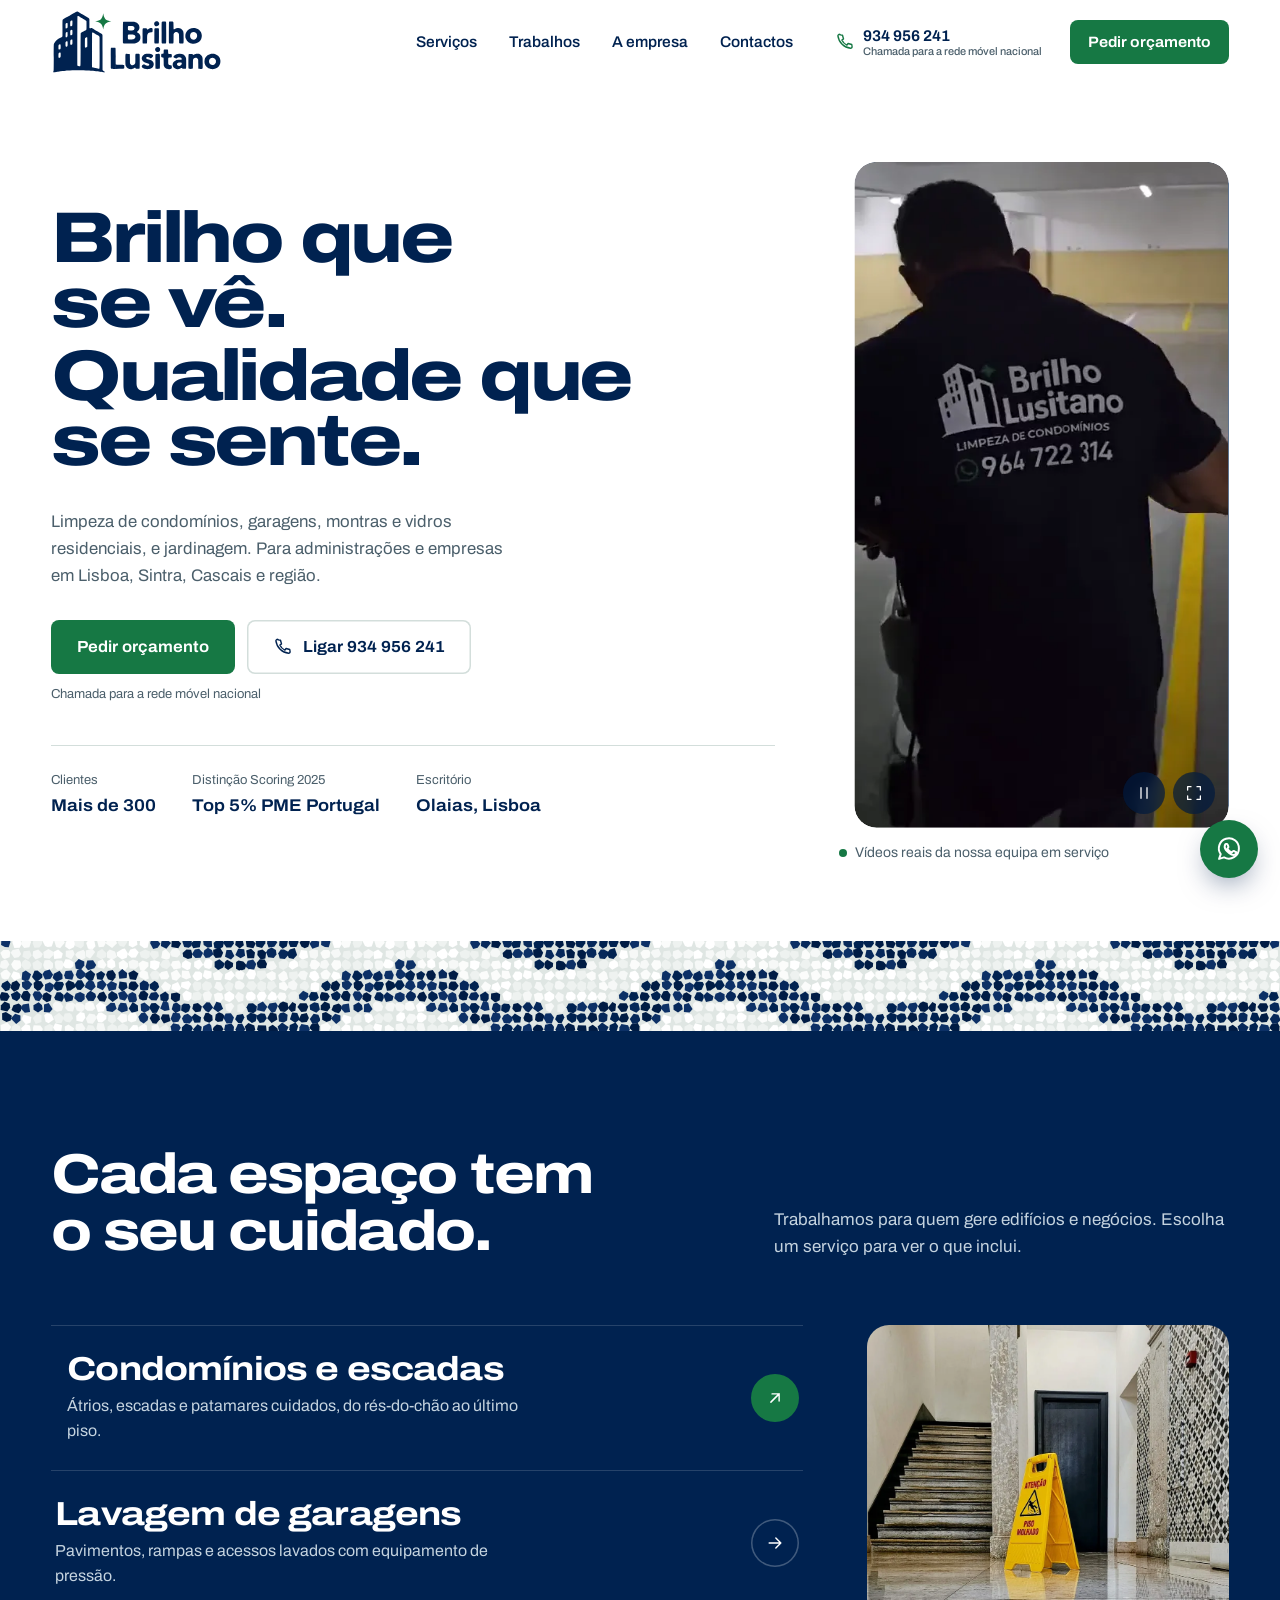
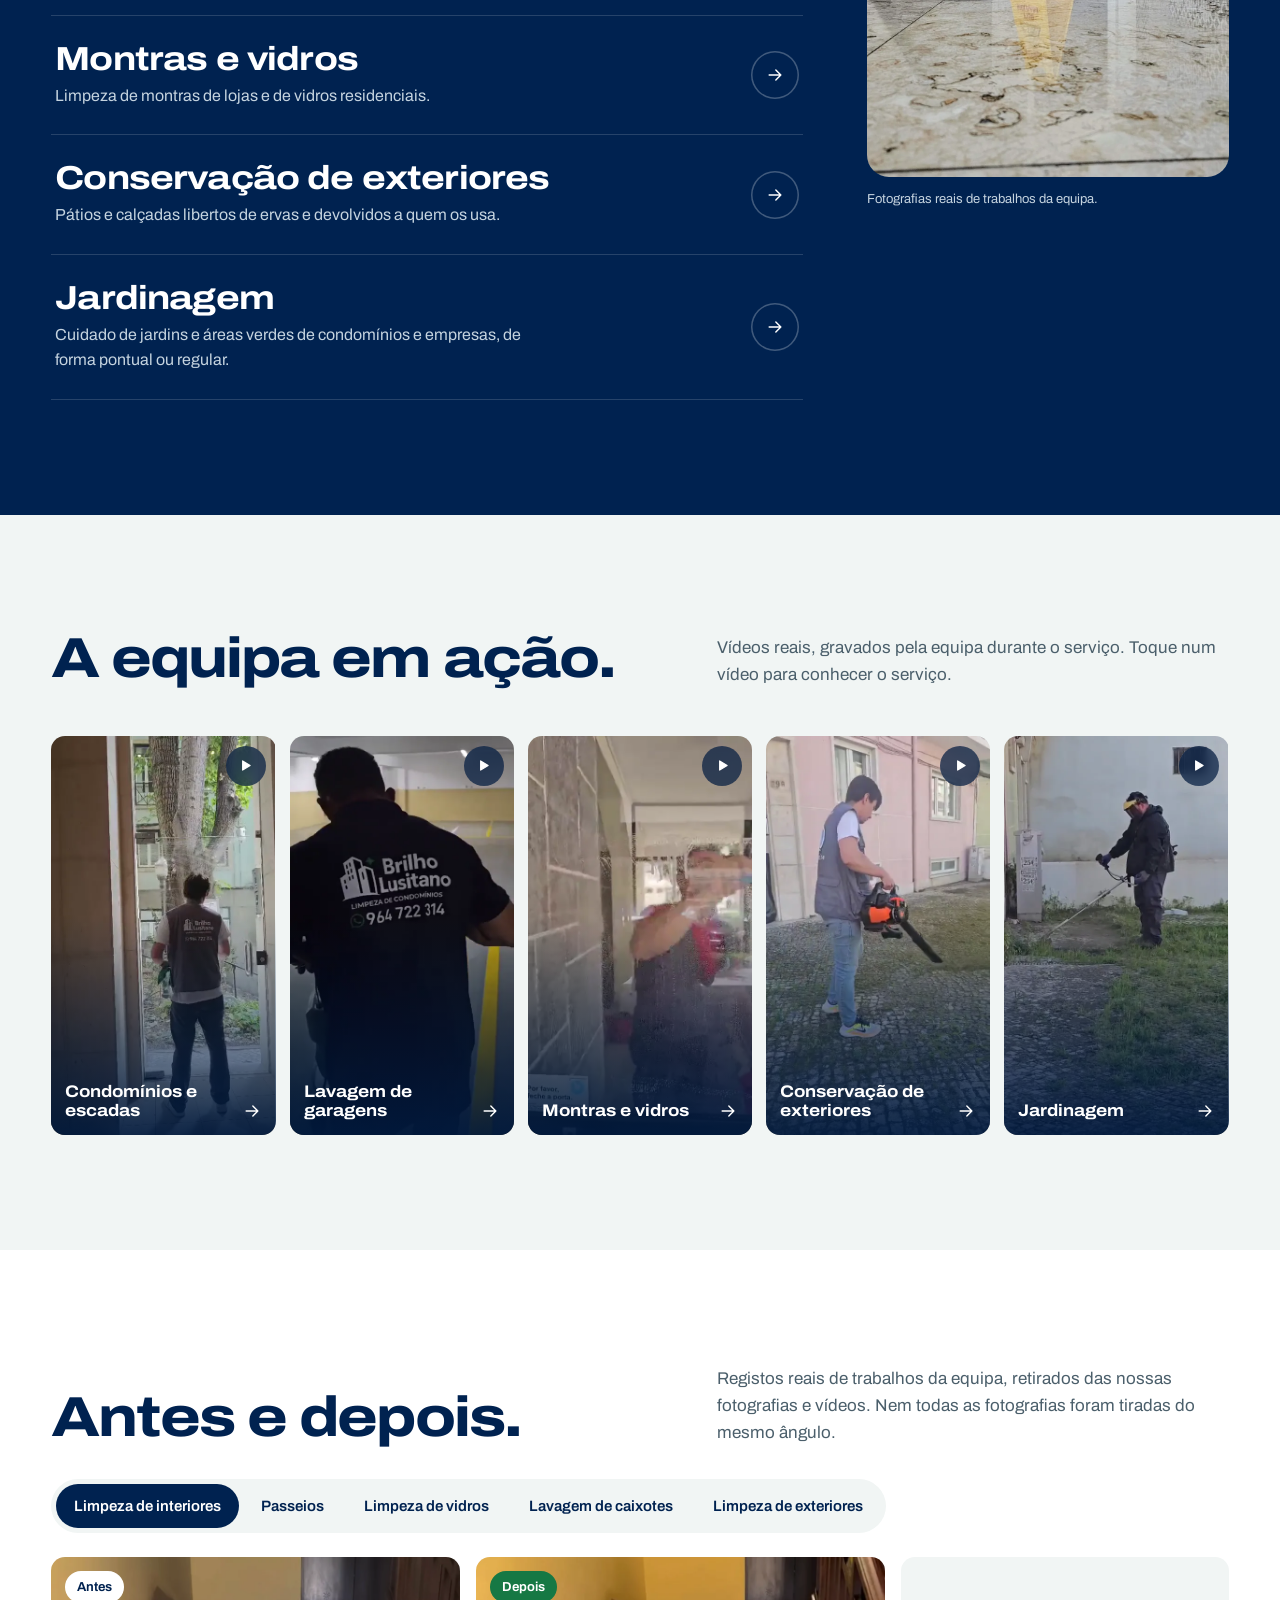
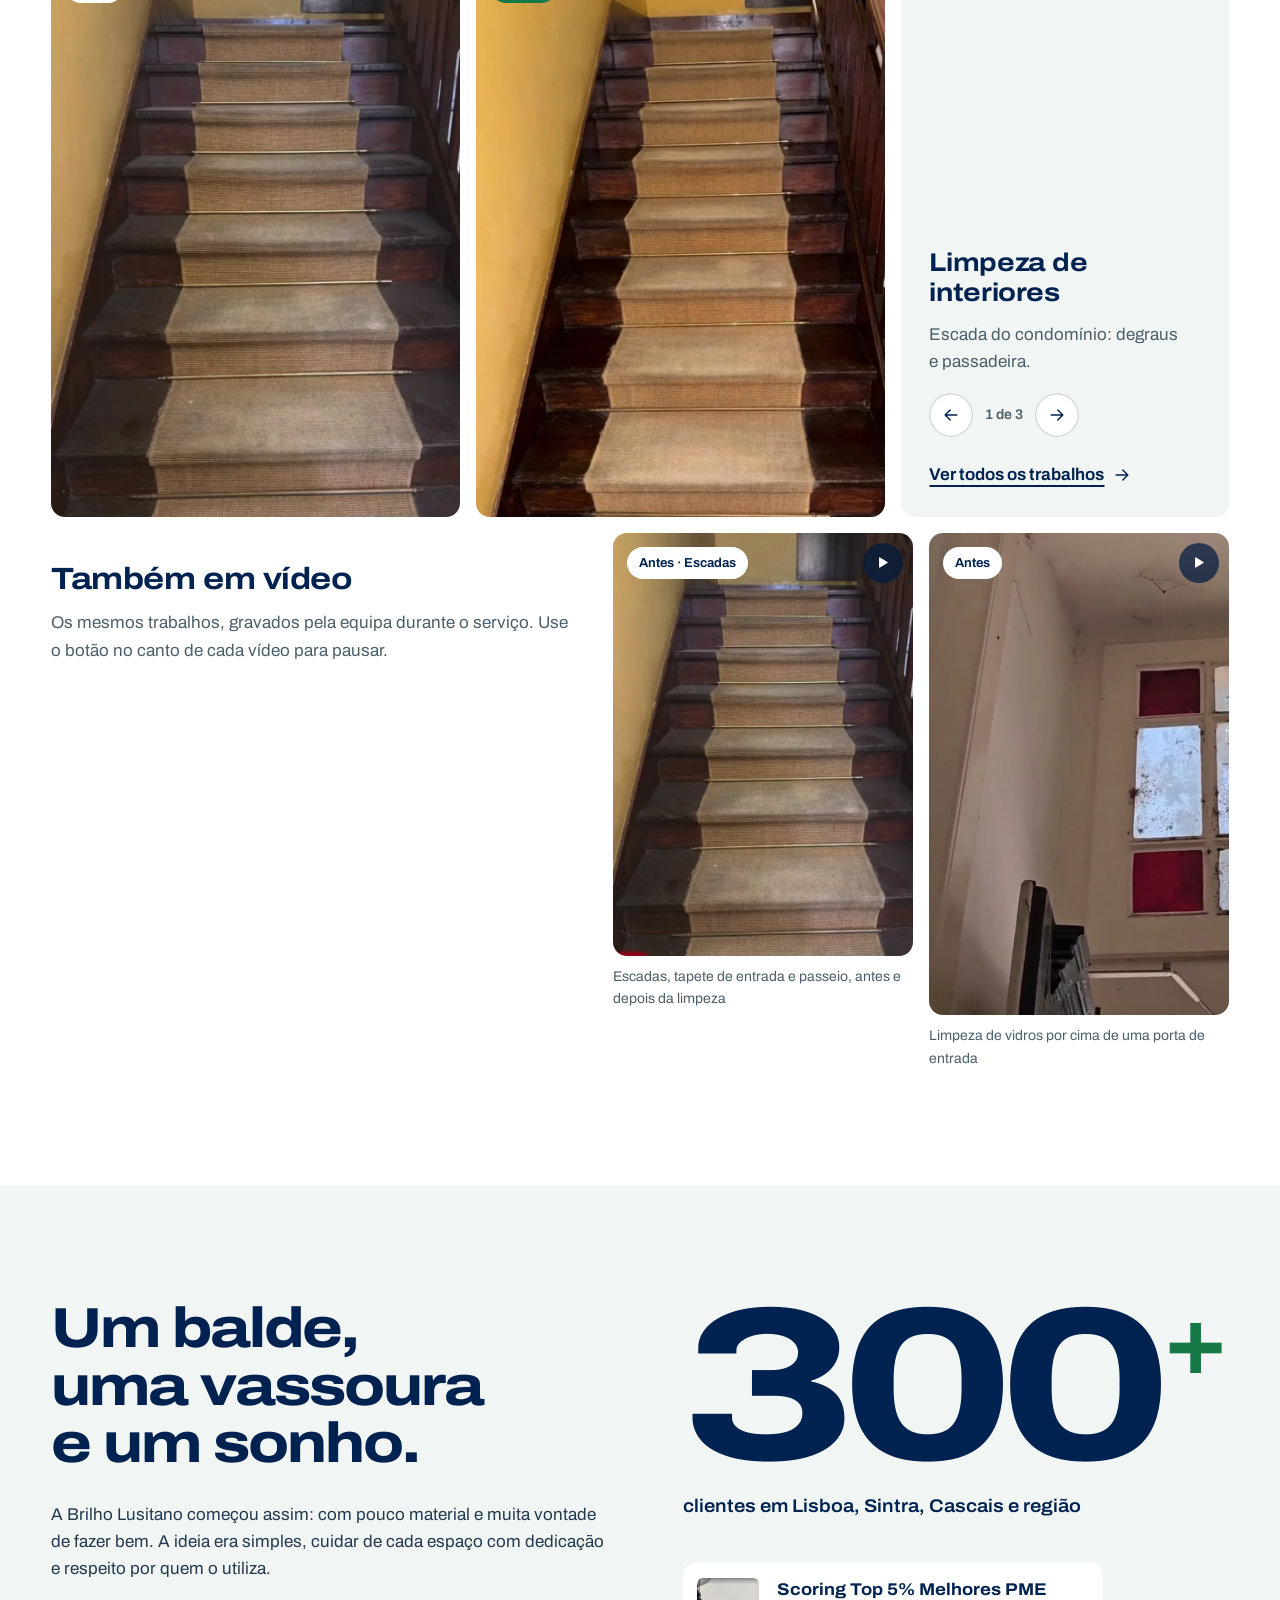
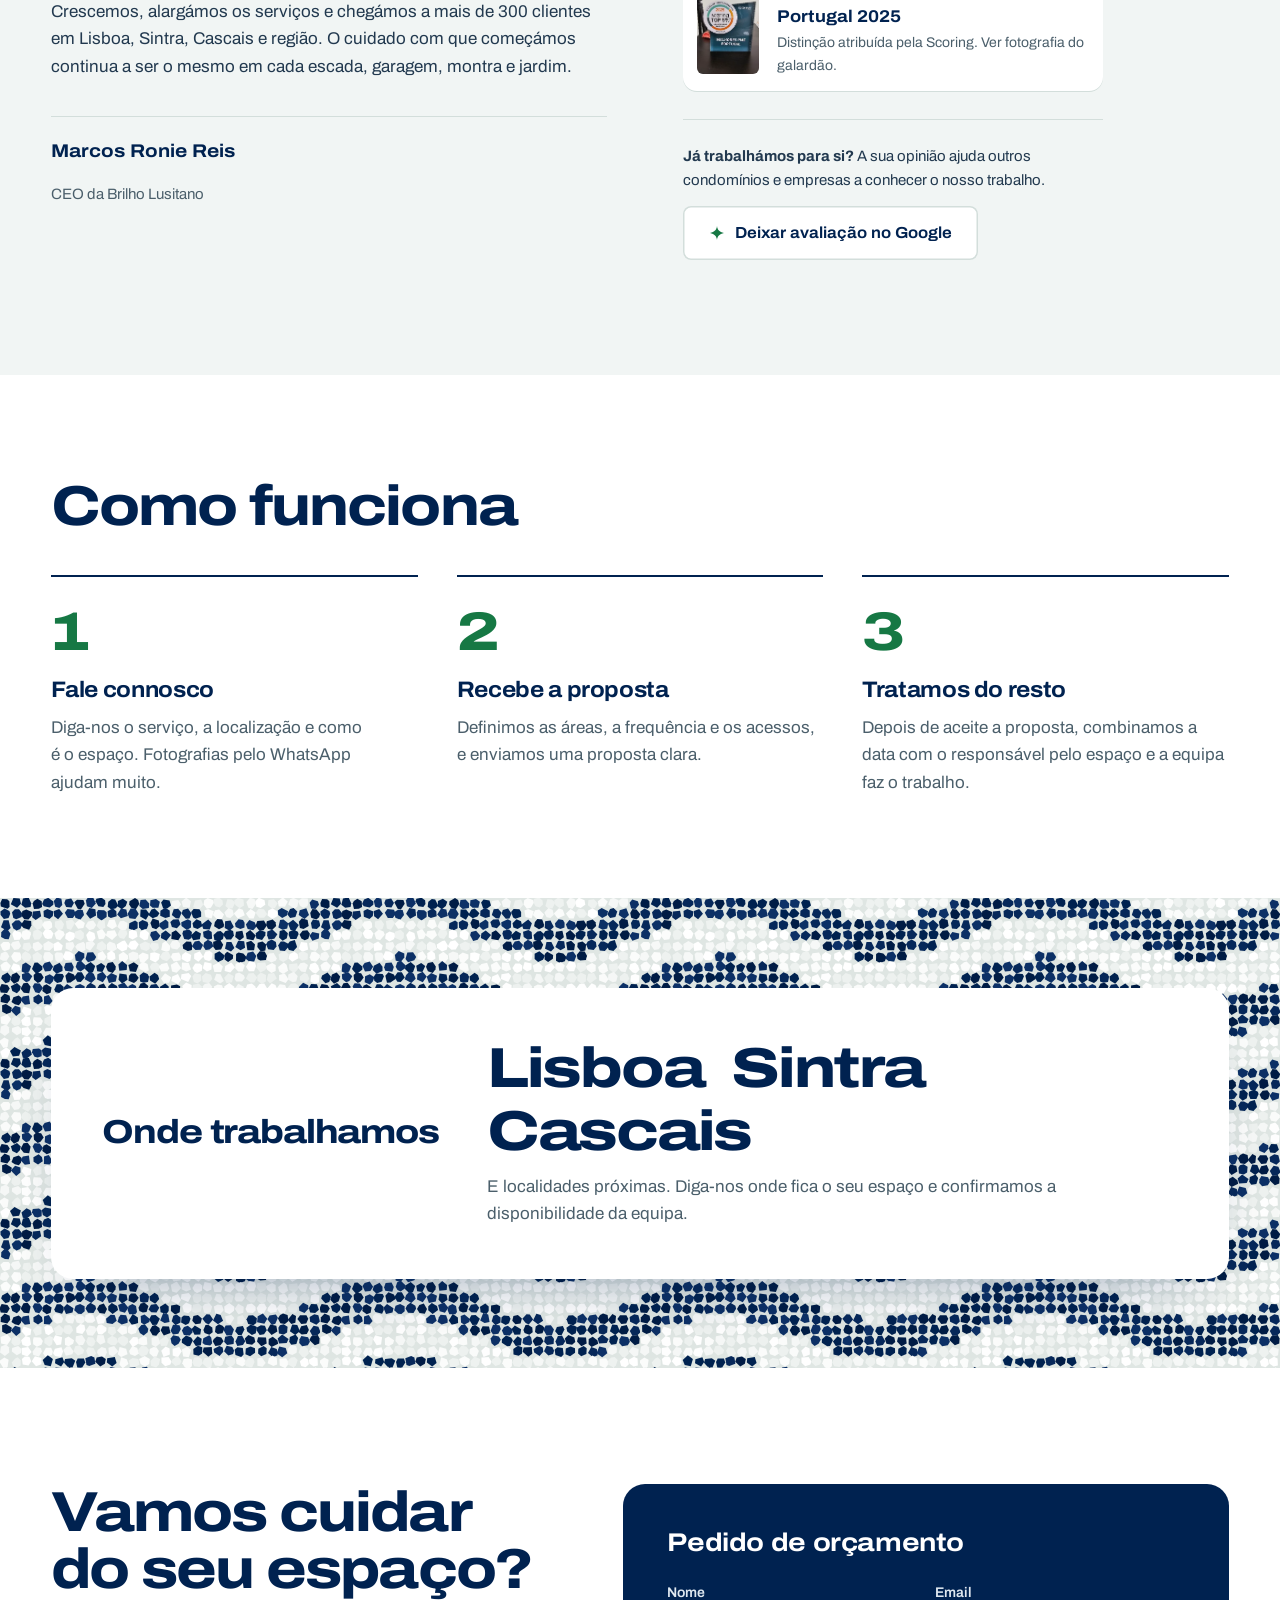
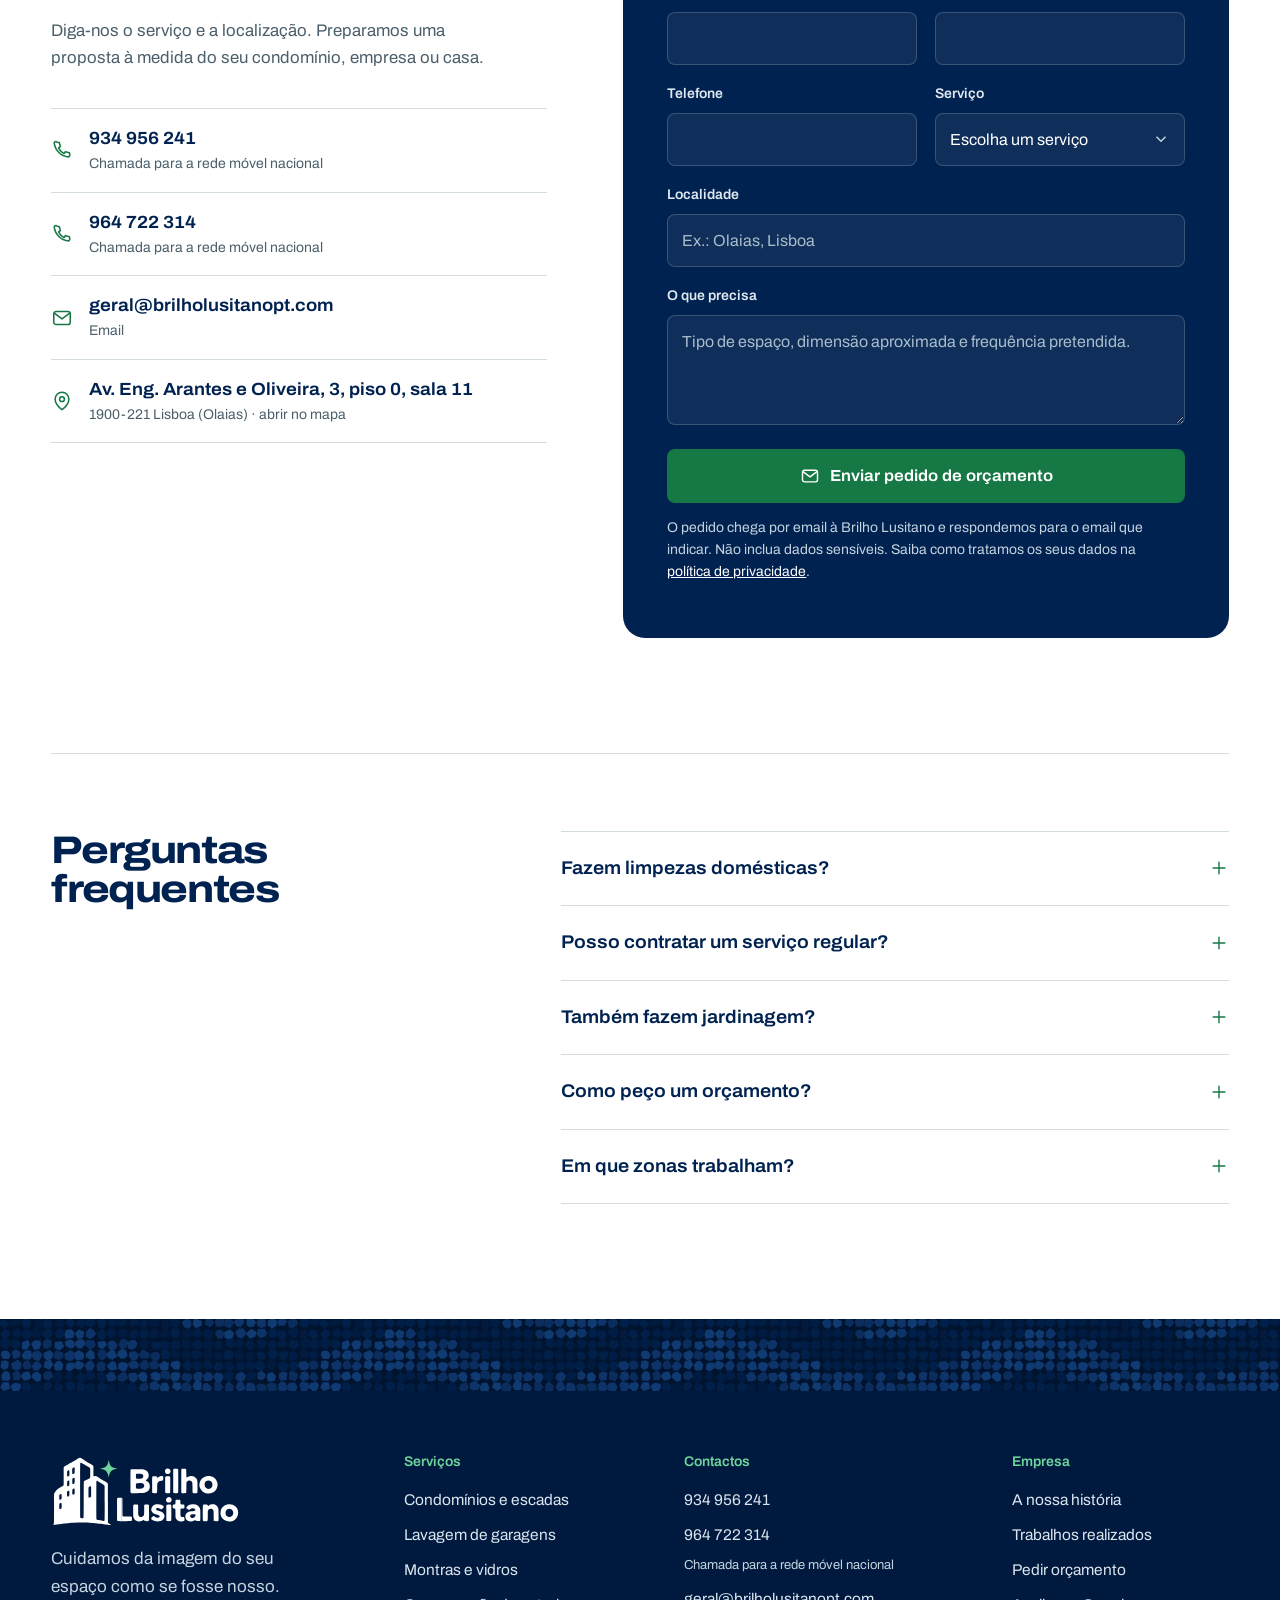
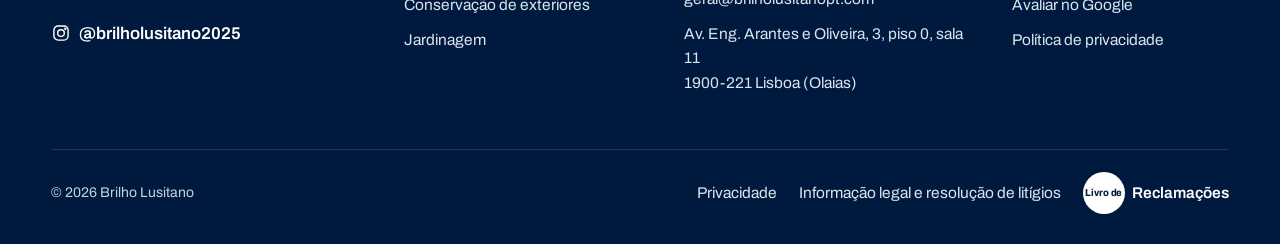
<file: index.html>
<!doctype html><html lang="pt-PT"><head><meta charset="utf-8"><meta name="viewport" content="width=device-width,initial-scale=1"><meta name="theme-color" content="#002250"><meta http-equiv="Content-Security-Policy" content="default-src 'self'; script-src 'self'; style-src 'self' 'unsafe-inline'; img-src 'self' data:; media-src 'self'; font-src 'self'; connect-src 'self' https://brilliant-dodol-3db81f.netlify.app https://api.web3forms.com; object-src 'none'; base-uri 'self'; form-action 'self'; upgrade-insecure-requests"><meta name="referrer" content="strict-origin-when-cross-origin"><title>Limpeza de condomínios em Lisboa | Brilho Lusitano</title><meta name="description" content="Limpeza de condomínios, escadas, garagens, montras e vidros, e jardinagem em Lisboa, Sintra e Cascais. Mais de 300 clientes. Peça orçamento: 934 956 241."><link rel="canonical" href="https://brilholusitanopt.com/"><meta property="og:type" content="website"><meta property="og:locale" content="pt_PT"><meta property="og:title" content="Limpeza de condomínios em Lisboa | Brilho Lusitano"><meta property="og:description" content="Limpeza de condomínios, escadas, garagens, montras e vidros, e jardinagem em Lisboa, Sintra e Cascais. Mais de 300 clientes. Peça orçamento: 934 956 241."><meta property="og:url" content="https://brilholusitanopt.com/"><meta property="og:image" content="https://brilholusitanopt.com/assets/og-brilho-lusitano.jpg"><meta property="og:image:width" content="1200"><meta property="og:image:height" content="630"><meta property="og:image:alt" content="Brilho Lusitano: limpeza de condomínios em Lisboa"><meta property="og:site_name" content="Brilho Lusitano"><meta name="twitter:card" content="summary_large_image"><meta name="robots" content="index,follow,max-image-preview:large"><link rel="icon" type="image/svg+xml" href="/assets/favicon.svg"><link rel="preload" href="/assets/fonts/archivo-variable.woff2" as="font" type="font/woff2" crossorigin><link rel="stylesheet" href="/styles.css"><script src="/app.js" defer></script></head><body><a class="skip" href="#main">Saltar para o conteúdo</a><header class="site-header"><div class="wrap bar"><a class="brand" href="/" aria-label="Brilho Lusitano, página inicial"><svg class="logo " viewBox="24 15 247 94" role="img" aria-label="Brilho Lusitano"><path class="logo-ink" d="M99.60 105.90C99.08 105.85 96.76 105.54 94.45 105.22C92.14 104.89 89.58 104.55 88.75 104.45C85.41 104.07 82.65 103.79 80.80 103.65C79.73 103.57 78.13 103.44 77.25 103.36C69.14 102.61 54.53 102.68 47.88 103.50C47.01 103.61 45.71 103.74 44.98 103.80C42.29 104.01 39.29 104.37 34.00 105.12C32.43 105.34 30.70 105.58 30.15 105.66C28.98 105.82 27.62 105.84 27.26 105.70C26.91 105.57 26.93 105.31 27.31 104.84C28.01 103.96 27.95 105.90 27.96 84.90C27.96 63.74 27.90 65.43 28.65 64.20C30.66 60.90 33.43 58.44 37.45 56.42C39.42 55.42 39.89 55.09 40.23 54.47L40.45 54.05L40.46 42.65C40.46 29.84 40.41 30.75 41.21 30.06C41.62 29.71 45.50 27.38 47.05 26.55C47.55 26.28 48.19 25.92 48.48 25.73C48.77 25.55 49.37 25.22 49.83 24.99C50.28 24.76 51.08 24.31 51.60 23.98C52.75 23.26 55.16 21.85 57.20 20.70C58.03 20.23 59.10 19.62 59.58 19.34C61.49 18.23 61.81 18.28 64.50 20.00C65.13 20.40 66.19 21.06 66.85 21.45C67.51 21.84 68.41 22.39 68.85 22.67C70.14 23.48 73.89 25.70 74.93 26.27C76.59 27.18 78.18 28.18 78.56 28.55C79.24 29.20 79.23 29.11 79.17 35.71C79.13 39.28 79.14 41.70 79.20 41.90C79.43 42.69 79.98 42.87 81.10 42.54C81.86 42.32 82.41 42.34 83.05 42.64C83.71 42.94 86.51 44.60 87.70 45.40C88.17 45.71 89.36 46.45 90.35 47.05C91.34 47.65 92.40 48.30 92.70 48.50C93.00 48.70 93.81 49.18 94.50 49.55C96.78 50.79 97.69 51.53 97.89 52.27C97.96 52.52 98.00 61.31 98.00 77.50C98.01 93.00 98.05 102.49 98.11 102.73C98.26 103.32 98.72 103.74 99.96 104.42C102.30 105.71 102.20 106.13 99.60 105.90ZM110.75 100.85C110.29 100.69 110.04 100.39 109.93 99.90C109.88 99.71 109.85 93.27 109.85 85.60C109.85 69.88 109.78 71.18 110.60 70.78C110.97 70.61 114.85 70.44 115.64 70.57L116.00 70.63L116.00 85.81L116.00 101.00L113.58 101.00C111.75 100.99 111.05 100.96 110.75 100.85ZM93.16 100.75C93.85 100.46 93.80 102.27 93.80 77.77C93.80 57.77 93.78 55.59 93.64 55.17C93.41 54.49 92.65 53.85 90.45 52.50C89.42 51.87 88.22 51.11 87.77 50.82C86.98 50.30 84.85 49.03 84.28 48.73C83.87 48.52 83.41 48.60 83.16 48.93L82.95 49.21L82.92 73.33C82.89 99.49 82.86 98.27 83.45 98.79C83.87 99.15 83.81 99.14 85.96 99.55C88.27 99.99 91.57 100.67 91.95 100.79C92.40 100.93 92.77 100.92 93.16 100.75ZM65.87 97.04C66.54 96.55 66.49 98.38 66.51 75.00C66.52 63.37 66.56 52.92 66.60 51.78L66.66 49.71L66.95 49.29C67.29 48.81 67.41 48.75 71.21 46.92C72.94 46.08 74.01 45.50 74.27 45.26C75.03 44.58 75.01 44.77 74.98 38.35L74.95 32.65L74.67 32.18C74.38 31.67 73.67 31.16 71.70 30.02C71.12 29.69 69.82 28.91 68.80 28.29C67.78 27.68 66.59 26.97 66.15 26.72C65.71 26.48 64.93 26.03 64.43 25.73C62.92 24.84 62.28 24.82 61.99 25.67C61.79 26.24 61.79 95.77 61.98 96.32C62.24 97.06 62.95 97.31 64.67 97.26C65.42 97.25 65.65 97.20 65.87 97.04ZM36.36 85.19C37.74 84.67 37.90 84.22 37.90 80.83C37.90 78.02 37.84 77.74 37.23 77.56C36.51 77.36 35.22 78.01 34.90 78.73C34.63 79.32 34.60 84.05 34.86 84.70C35.14 85.38 35.51 85.51 36.36 85.19ZM36.63 72.87C37.71 72.42 37.89 71.88 37.89 69.05C37.89 65.72 37.59 65.24 35.99 66.05C34.84 66.64 34.67 67.20 34.72 70.29C34.75 72.33 34.76 72.51 34.96 72.77C35.31 73.23 35.71 73.26 36.63 72.87ZM74.99 70.09C75.50 69.82 75.70 69.66 75.88 69.33L76.11 68.91L76.15 62.70C76.20 56.04 76.19 55.86 75.69 55.60C74.98 55.21 73.06 56.28 72.80 57.21C72.67 57.65 72.67 69.10 72.80 69.65C73.01 70.57 73.74 70.72 74.99 70.09ZM46.31 69.08C47.70 68.60 47.84 68.25 47.88 65.11C47.92 62.28 47.89 61.98 47.55 61.64C46.88 60.97 45.20 61.79 44.89 62.93C44.72 63.55 44.86 68.24 45.06 68.66C45.30 69.16 45.70 69.29 46.31 69.08ZM53.65 66.26C54.75 65.74 54.80 65.58 54.80 62.37C54.80 59.62 54.74 59.11 54.37 58.85C53.65 58.35 52.09 59.15 51.80 60.18C51.64 60.79 51.55 65.28 51.69 65.73C51.96 66.54 52.66 66.73 53.65 66.26ZM46.46 55.59C47.01 55.33 47.56 54.72 47.69 54.23C47.87 53.59 47.83 48.85 47.65 48.50C47.27 47.77 45.82 48.13 45.25 49.10C45.05 49.45 44.88 54.49 45.05 55.17C45.20 55.79 45.74 55.95 46.46 55.59ZM53.76 52.36C54.67 51.75 54.74 51.50 54.78 48.62C54.83 45.76 54.79 45.37 54.40 44.98C53.91 44.50 52.92 44.76 52.18 45.57C51.63 46.19 51.57 46.62 51.67 49.70L51.75 52.32L52.04 52.57C52.44 52.91 53.04 52.83 53.76 52.36ZM46.55 42.79C47.21 42.48 47.66 41.93 47.80 41.26C47.97 40.41 47.90 35.62 47.70 35.33C47.36 34.81 46.60 34.86 45.77 35.46C44.91 36.08 44.89 36.22 44.92 39.59L44.95 42.48L45.19 42.74C45.49 43.06 45.93 43.08 46.55 42.79ZM52.89 39.80C53.25 39.80 54.28 39.03 54.52 38.58C54.79 38.07 54.94 32.75 54.70 31.97C54.35 30.80 52.20 31.51 51.69 32.97C51.49 33.51 51.50 38.82 51.70 39.30C51.84 39.63 52.33 39.94 52.58 39.85C52.66 39.82 52.80 39.80 52.89 39.80Z"/><path class="logo-ink logo-word" d="M161.75 101.44C161.58 101.42 161.09 101.35 160.65 101.29C158.65 101.03 157.30 100.56 155.96 99.65C154.34 98.55 154.22 98.37 154.42 97.20C154.57 96.28 154.75 96.00 155.53 95.45C157.37 94.16 157.71 94.13 158.89 95.15C161.18 97.13 164.68 97.18 165.16 95.23C165.45 94.10 164.64 93.46 162.08 92.76C157.01 91.38 155.53 90.29 154.51 87.23C153.57 84.41 156.00 80.57 159.40 79.51C161.49 78.86 165.41 78.99 167.43 79.78C168.88 80.35 170.68 81.64 170.72 82.13C170.77 82.85 170.64 83.04 169.41 84.25C167.73 85.89 167.55 85.92 165.97 84.86C163.77 83.38 160.60 83.72 160.60 85.43C160.60 86.37 161.59 86.95 164.49 87.70C168.12 88.64 169.64 89.56 170.81 91.55C172.64 94.67 170.93 99.27 167.44 100.60C166.07 101.12 162.85 101.60 161.75 101.44ZM205.15 101.40C200.81 100.93 198.28 98.20 198.68 94.40C198.95 91.79 200.39 89.98 203.05 88.89C204.81 88.18 205.19 88.11 207.90 87.99C211.57 87.84 211.70 87.80 211.70 86.81C211.70 85.26 210.37 84.26 208.30 84.27C206.81 84.27 206.24 84.50 204.62 85.72C203.92 86.25 203.45 86.19 201.85 85.38C199.42 84.15 199.29 83.34 201.26 81.66C203.21 80.00 205.15 79.26 207.91 79.13C213.39 78.88 216.69 80.93 217.92 85.35C218.22 86.45 218.28 99.56 217.98 100.22C217.69 100.87 217.42 100.94 215.28 100.91C213.06 100.88 212.93 100.85 212.24 100.20C211.57 99.57 211.41 99.57 210.31 100.19C208.68 101.13 206.78 101.57 205.15 101.40ZM137.65 101.34C137.54 101.31 137.05 101.20 136.56 101.09C134.22 100.56 132.91 99.50 131.74 97.18C130.85 95.42 130.76 94.42 130.83 86.72C130.90 78.76 130.60 79.45 134.03 79.45C135.89 79.45 136.31 79.48 136.62 79.62C137.34 79.94 137.31 79.73 137.34 86.34C137.37 92.79 137.38 92.83 137.98 93.93C139.38 96.50 143.27 96.13 144.69 93.29C145.11 92.45 145.12 92.24 145.14 85.96C145.15 78.86 144.88 79.47 148.04 79.42C150.17 79.38 150.62 79.46 151.07 79.92L151.35 80.21L151.40 83.38C151.54 91.32 151.46 99.82 151.26 100.24C150.91 100.93 150.54 101.02 148.22 100.98C145.97 100.95 145.79 100.89 145.33 100.17C144.81 99.35 144.53 99.31 143.61 99.90C142.06 100.90 140.82 101.30 139.05 101.35C138.39 101.37 137.76 101.37 137.65 101.34ZM192.25 101.34C188.60 100.79 187.20 99.78 186.24 96.99L185.85 95.85L185.80 90.70C185.74 84.47 185.84 84.81 183.99 84.60C182.39 84.42 182.18 84.10 182.22 81.95C182.27 79.82 182.45 79.56 183.99 79.41C185.64 79.24 185.74 79.09 185.80 76.30C185.88 73.10 185.81 73.17 189.21 73.22C192.25 73.26 192.13 73.14 192.20 76.27C192.27 79.35 192.29 79.38 194.95 79.49C197.34 79.58 197.47 79.71 197.52 82.10C197.57 84.34 197.42 84.48 194.91 84.59C192.21 84.71 192.36 84.43 192.32 89.43C192.29 93.86 192.31 94.04 193.00 94.83C193.63 95.54 194.09 95.72 195.33 95.71C197.16 95.70 197.46 96.05 197.56 98.40C197.64 100.47 197.53 100.62 195.43 101.06C194.30 101.30 192.84 101.43 192.25 101.34ZM253.55 101.15C250.70 100.59 249.29 99.87 247.40 98.00C244.62 95.24 243.79 92.00 244.70 87.54C246.37 79.42 257.45 76.27 263.90 82.07C268.99 86.65 268.35 95.52 262.65 99.37C260.18 101.04 256.59 101.74 253.55 101.15ZM116.00 85.85C116.00 77.52 116.03 70.70 116.06 70.70C116.23 70.70 116.52 70.95 116.67 71.23C116.84 71.53 116.85 72.30 116.90 82.70C116.95 94.86 116.92 94.12 117.50 94.65C117.71 94.84 117.94 94.85 122.99 94.95C129.80 95.09 129.25 94.81 129.25 98.05C129.25 101.23 129.95 100.94 122.12 100.98L116.00 101.01L116.00 85.85ZM174.63 100.85C173.93 100.55 173.97 101.13 173.93 90.31C173.91 81.47 173.92 80.55 174.06 80.30C174.34 79.84 174.70 79.70 175.72 79.66C176.23 79.63 176.78 79.57 176.93 79.51C177.70 79.21 179.55 79.43 180.02 79.88C180.48 80.31 180.48 80.32 180.46 90.45C180.45 101.32 180.50 100.54 179.73 100.86C179.26 101.06 175.09 101.05 174.63 100.85ZM222.12 100.80C221.80 100.66 221.65 100.51 221.53 100.23C221.16 99.33 221.29 80.83 221.68 80.16C222.03 79.56 222.24 79.51 224.50 79.48C226.91 79.45 227.02 79.48 227.60 80.44C228.18 81.39 228.41 81.39 229.64 80.46C230.94 79.46 232.07 79.15 234.35 79.15C237.02 79.16 238.24 79.72 239.97 81.71C240.71 82.55 240.86 82.83 241.25 83.95C241.81 85.59 241.82 85.69 241.87 93.06C241.92 100.61 241.94 100.41 241.28 100.77C240.74 101.06 236.90 101.10 236.25 100.81C235.47 100.47 235.50 100.70 235.50 94.22C235.50 87.97 235.51 88.07 234.87 86.87C233.26 83.83 228.76 84.47 228.00 87.86C227.93 88.14 227.87 90.59 227.85 94.12C227.79 100.66 227.81 100.47 227.08 100.80C226.43 101.09 222.77 101.09 222.12 100.80ZM209.45 96.46C211.46 95.47 212.55 93.03 211.37 92.16C211.04 91.91 208.48 91.80 207.47 91.99C204.88 92.47 203.99 94.80 205.86 96.23C206.90 97.02 208.15 97.10 209.45 96.46ZM256.98 95.45C258.58 95.07 259.78 94.04 260.57 92.34C260.83 91.78 260.85 91.67 260.85 90.34L260.85 88.93L260.42 88.06C258.39 83.98 253.27 83.89 251.37 87.89C250.98 88.71 250.86 90.76 251.14 91.93C251.75 94.53 254.31 96.08 256.98 95.45ZM175.89 76.67C173.23 75.55 172.64 72.62 174.70 70.77C177.73 68.04 182.18 71.19 180.45 74.84C179.68 76.48 177.50 77.35 175.89 76.67ZM227.20 64.93C222.86 64.44 219.39 61.83 217.75 57.82C216.98 55.92 216.95 55.77 216.95 53.70C216.96 51.38 217.28 50.15 218.46 48.02C221.83 41.88 230.56 40.33 236.51 44.82C238.83 46.57 240.60 50.23 240.60 53.27C240.60 56.22 239.29 59.72 237.55 61.44C234.83 64.11 231.10 65.37 227.20 64.93ZM128.38 64.60C127.96 64.52 127.65 64.29 127.44 63.89C127.19 63.40 127.21 34.66 127.46 34.14C127.84 33.35 127.39 33.39 135.85 33.43L143.35 33.46L144.50 33.74C148.61 34.72 151.05 37.55 151.05 41.30C151.04 43.95 150.35 45.38 148.12 47.30C147.20 48.11 147.34 48.47 148.85 49.24C151.64 50.65 152.99 53.85 152.35 57.50C151.83 60.45 150.44 62.11 147.25 63.58C145.10 64.58 144.48 64.64 135.80 64.66C131.92 64.67 128.58 64.64 128.38 64.60ZM156.25 64.51C155.43 64.14 155.49 64.95 155.50 53.73C155.51 42.60 155.46 43.27 156.20 42.88C156.50 42.72 156.80 42.70 158.60 42.70C161.01 42.70 161.38 42.80 161.73 43.55C162.08 44.32 162.15 44.43 162.31 44.53C162.57 44.69 162.91 44.54 163.60 43.95C165.05 42.70 168.29 41.87 169.27 42.49C169.92 42.90 169.95 43.03 169.94 45.21C169.92 48.24 169.87 48.31 167.81 48.41C165.10 48.54 163.63 49.36 162.75 51.22C162.13 52.52 162.12 52.64 162.05 58.35C161.98 64.14 161.99 64.06 161.29 64.41C160.74 64.69 156.80 64.77 156.25 64.51ZM183.60 64.53C182.82 64.12 182.88 65.51 182.88 48.90C182.88 32.29 182.82 33.56 183.60 33.18C184.14 32.91 188.19 32.91 188.70 33.19C189.52 33.62 189.45 32.18 189.45 48.80C189.45 65.42 189.52 63.99 188.70 64.41C188.14 64.69 184.09 64.79 183.60 64.53ZM194.40 64.59C193.95 64.45 193.64 64.16 193.48 63.71C193.28 63.16 193.29 34.19 193.49 33.73C193.79 33.02 194.08 32.95 196.55 32.98C200.15 33.03 199.87 32.54 199.94 38.92C199.99 43.58 200.01 43.91 200.34 44.12C200.60 44.30 201.00 44.16 201.78 43.64C203.39 42.56 204.85 42.13 206.64 42.23C209.65 42.38 212.33 43.97 213.40 46.22C214.41 48.35 214.52 49.49 214.48 57.45C214.45 64.19 214.47 63.93 213.80 64.38C213.31 64.71 208.87 64.69 208.50 64.35C207.99 63.89 208.00 64.02 207.96 57.62C207.92 51.02 207.94 51.21 207.25 50.05C207.06 49.72 206.69 49.26 206.45 49.03C204.67 47.38 201.21 48.24 200.29 50.56L200.06 51.15L200.00 57.40C199.94 64.27 199.97 64.06 199.33 64.47C199.01 64.68 195.04 64.77 194.40 64.59ZM173.12 64.40C172.36 63.93 172.39 64.53 172.42 53.47L172.45 43.63L172.92 43.14L173.39 42.65L175.79 42.65C178.06 42.65 178.20 42.66 178.47 42.86C179.15 43.36 179.11 42.66 179.04 53.70C178.97 64.59 179.00 64.02 178.37 64.40C177.87 64.71 173.62 64.70 173.12 64.40ZM229.64 59.00C233.75 58.33 235.35 52.63 232.29 49.58C230.50 47.79 227.63 47.66 225.43 49.28C223.73 50.54 223.18 53.92 224.30 56.29C225.17 58.12 227.57 59.34 229.64 59.00ZM142.45 58.56C145.20 57.78 146.19 54.64 144.26 52.81C143.01 51.64 141.85 51.43 137.53 51.58C134.30 51.69 134.42 51.56 134.39 55.15C134.37 58.97 134.17 58.81 138.80 58.76C141.30 58.74 141.96 58.70 142.45 58.56ZM141.68 45.63C143.62 44.85 144.47 42.81 143.61 41.05C142.90 39.62 141.90 39.29 138.04 39.27C134.33 39.24 134.47 39.13 134.42 42.39C134.36 45.97 134.30 45.92 138.45 45.87C140.94 45.84 141.19 45.83 141.68 45.63ZM174.60 39.71C171.60 38.79 171.29 34.24 174.14 32.89C177.30 31.39 180.64 34.66 179.08 37.73C178.30 39.28 176.21 40.20 174.60 39.71Z"/><g class="logo-star"><path class="star-rays" d="M99 12v41M78.5 32.8h41" /><path class="star-core" d="M99 21.2C100.3 29.5 102.5 31.6 110.6 32.8C102.5 34 100.3 36.1 99 44.4C97.7 36.1 95.5 34 87.4 32.8C95.5 31.6 97.7 29.5 99 21.2Z"/></g></svg></a><nav class="nav" id="nav" aria-label="Navegação principal"><a href="/#servicos">Serviços</a><a href="/galeria/">Trabalhos</a><a href="/#empresa">A empresa</a><a href="/#contactos">Contactos</a><div class="nav-mobile-extra"><a href="tel:+351934956241"><svg class="ico" viewBox="0 0 24 24" aria-hidden="true"><path d="M6.6 3.5 9 3.9l1.2 4.4-2 1.4a12 12 0 0 0 6.1 6.1l1.4-2 4.4 1.2.4 2.4c.1 1-.7 2.1-1.8 2.1A17.3 17.3 0 0 1 3.5 4.6c0-1.1 1.1-1.9 2.1-1.8Z"/></svg>934 956 241</a><a href="tel:+351964722314"><svg class="ico" viewBox="0 0 24 24" aria-hidden="true"><path d="M6.6 3.5 9 3.9l1.2 4.4-2 1.4a12 12 0 0 0 6.1 6.1l1.4-2 4.4 1.2.4 2.4c.1 1-.7 2.1-1.8 2.1A17.3 17.3 0 0 1 3.5 4.6c0-1.1 1.1-1.9 2.1-1.8Z"/></svg>964 722 314</a><small class="call-note">Chamada para a rede móvel nacional</small></div></nav><a class="bar-phone" href="tel:+351934956241"><svg class="ico" viewBox="0 0 24 24" aria-hidden="true"><path d="M6.6 3.5 9 3.9l1.2 4.4-2 1.4a12 12 0 0 0 6.1 6.1l1.4-2 4.4 1.2.4 2.4c.1 1-.7 2.1-1.8 2.1A17.3 17.3 0 0 1 3.5 4.6c0-1.1 1.1-1.9 2.1-1.8Z"/></svg><span class="bar-phone-text"><span>934 956 241</span><small>Chamada para a rede móvel nacional</small></span></a><a class="btn btn-sm" href="/#contactos">Pedir orçamento</a><button class="menu-button" type="button" aria-label="Abrir menu" aria-expanded="false" aria-controls="nav"><svg class="ico" viewBox="0 0 24 24" aria-hidden="true"><path d="M4 8h16M4 16h16"/></svg><svg class="ico" viewBox="0 0 24 24" aria-hidden="true"><path d="M6 6l12 12M18 6 6 18"/></svg></button></div></header><main id="main">
<section class="hero"><div class="wrap hero-grid"><div class="hero-copy"><h1 class="display"><span class="line">Brilho que</span><span class="line">se vê.</span><span class="line">Qualidade que</span><span class="line">se sente.</span></h1><p class="lede">Limpeza de condomínios, garagens, montras e vidros residenciais, e jardinagem. Para administrações e empresas em Lisboa, Sintra, Cascais e região.</p><div class="actions"><a class="btn" href="#contactos">Pedir orçamento</a><a class="btn btn-ghost" href="tel:+351934956241"><svg class="ico" viewBox="0 0 24 24" aria-hidden="true"><path d="M6.6 3.5 9 3.9l1.2 4.4-2 1.4a12 12 0 0 0 6.1 6.1l1.4-2 4.4 1.2.4 2.4c.1 1-.7 2.1-1.8 2.1A17.3 17.3 0 0 1 3.5 4.6c0-1.1 1.1-1.9 2.1-1.8Z"/></svg>Ligar 934 956 241</a></div><p class="call-note">Chamada para a rede móvel nacional</p><dl class="hero-facts"><div><dt>Clientes</dt><dd>Mais de 300</dd></div><div><dt>Distinção Scoring 2025</dt><dd>Top 5% PME Portugal</dd></div><div><dt>Escritório</dt><dd>Olaias, Lisboa</dd></div></dl></div><figure class="hero-media" style="--ar:480/854"><div class="frame"><video class="hero-video" autoplay muted loop playsinline preload="auto" poster="/assets/video/hero-poster.webp" aria-label="Vídeo: a equipa Brilho Lusitano a lavar garagens, limpar vidros e tratar de exteriores"><source src="/assets/video/hero.mp4" type="video/mp4"></video><div class="media-controls"><button type="button" class="video-toggle" aria-label="Pausar vídeo" data-playing="true"><svg class="ico" viewBox="0 0 24 24" aria-hidden="true"><path d="M8 5v14M16 5v14"/></svg><svg class="ico" viewBox="0 0 24 24" aria-hidden="true"><path d="M8 5.5v13l10.5-6.5L8 5.5Z"/></svg></button><button type="button" class="video-full" aria-label="Ver vídeo em ecrã inteiro"><svg class="ico" viewBox="0 0 24 24" aria-hidden="true"><path d="M8 3.5H3.5V8M16 3.5h4.5V8M3.5 16v4.5H8M20.5 16v4.5H16"/></svg></button></div></div><figcaption><span class="live-dot" aria-hidden="true"></span>Vídeos reais da nossa equipa em serviço</figcaption></figure></div></section>
<div class="calcada " aria-hidden="true"></div>
<section class="services" id="servicos"><div class="wrap"><div class="services-head"><h2>Cada espaço tem<br>o seu cuidado.</h2><p>Trabalhamos para quem gere edifícios e negócios. Escolha um serviço para ver o que inclui.</p></div><div class="services-grid"><ol class="service-index"><li><a class="service-row" href="/limpeza-condominios-lisboa/" data-img="/assets/atrio-condominio.webp" data-alt="Átrio de condomínio com pavimento de mármore acabado de lavar e sinal de piso molhado"><span class="service-name">Condomínios e escadas</span><span class="service-short">Átrios, escadas e patamares cuidados, do rés-do-chão ao último piso.</span><span class="service-go"><svg class="ico" viewBox="0 0 24 24" aria-hidden="true"><path d="M5 12h14M13 6l6 6-6 6"/></svg></span></a></li><li><a class="service-row" href="/lavagem-garagens-lisboa/" data-img="/assets/garagem.webp" data-alt="Lavagem de garagem com equipamento de pressão"><span class="service-name">Lavagem de garagens</span><span class="service-short">Pavimentos, rampas e acessos lavados com equipamento de pressão.</span><span class="service-go"><svg class="ico" viewBox="0 0 24 24" aria-hidden="true"><path d="M5 12h14M13 6l6 6-6 6"/></svg></span></a></li><li><a class="service-row" href="/limpeza-vidros-montras-lisboa/" data-img="/assets/vidros-montra.webp" data-alt="Profissional da Brilho Lusitano a limpar os vidros de uma montra com vara telescópica"><span class="service-name">Montras e vidros</span><span class="service-short">Limpeza de montras de lojas e de vidros residenciais.</span><span class="service-go"><svg class="ico" viewBox="0 0 24 24" aria-hidden="true"><path d="M5 12h14M13 6l6 6-6 6"/></svg></span></a></li><li><a class="service-row" href="/conservacao-exteriores-lisboa/" data-img="/assets/exterior-depois.webp" data-alt="Pátio com calçada desimpedida após a intervenção"><span class="service-name">Conservação de exteriores</span><span class="service-short">Pátios e calçadas libertos de ervas e devolvidos a quem os usa.</span><span class="service-go"><svg class="ico" viewBox="0 0 24 24" aria-hidden="true"><path d="M5 12h14M13 6l6 6-6 6"/></svg></span></a></li><li><a class="service-row" href="/jardinagem-lisboa/" data-img="/assets/patio-depois.webp" data-alt="Pátio de condomínio com vegetação cuidada"><span class="service-name">Jardinagem</span><span class="service-short">Cuidado de jardins e áreas verdes de condomínios e empresas, de forma pontual ou regular.</span><span class="service-go"><svg class="ico" viewBox="0 0 24 24" aria-hidden="true"><path d="M5 12h14M13 6l6 6-6 6"/></svg></span></a></li></ol><figure class="service-preview"><img srcset="/assets/atrio-condominio-480.webp 480w, /assets/atrio-condominio.webp 1000w" sizes="(max-width: 800px) 100vw, 45vw" src="/assets/atrio-condominio.webp" alt="Átrio de condomínio com pavimento de mármore acabado de lavar e sinal de piso molhado" width="1000" height="1776" loading="lazy"><figcaption>Fotografias reais de trabalhos da equipa.</figcaption></figure></div></div></section>
<section class="reels" id="em-acao"><div class="wrap"><div class="reels-head"><h2>A equipa em ação.</h2><p>Vídeos reais, gravados pela equipa durante o serviço. Toque num vídeo para conhecer o serviço.</p></div><ul class="reel-row"><li class="reel"><video class="loop-video " data-autoplay muted loop playsinline preload="none" poster="/assets/video/condominios-poster.webp" aria-label="Limpeza do vidro da porta de entrada de um condomínio"><source src="/assets/video/condominios.mp4" type="video/mp4"></video><a class="reel-link" href="/limpeza-condominios-lisboa/"><span class="reel-label"><span>Condomínios e escadas</span><svg class="ico" viewBox="0 0 24 24" aria-hidden="true"><path d="M5 12h14M13 6l6 6-6 6"/></svg></span></a><button type="button" class="loop-toggle" aria-label="Pausar vídeo" data-playing="true"><svg class="ico" viewBox="0 0 24 24" aria-hidden="true"><path d="M8 5v14M16 5v14"/></svg><svg class="ico" viewBox="0 0 24 24" aria-hidden="true"><path d="M8 5.5v13l10.5-6.5L8 5.5Z"/></svg></button></li><li class="reel"><video class="loop-video " data-autoplay muted loop playsinline preload="none" poster="/assets/video/garagens-poster.webp" aria-label="Lavagem de garagem com máquina lavadora de pavimentos e jato de pressão"><source src="/assets/video/garagens.mp4" type="video/mp4"></video><a class="reel-link" href="/lavagem-garagens-lisboa/"><span class="reel-label"><span>Lavagem de garagens</span><svg class="ico" viewBox="0 0 24 24" aria-hidden="true"><path d="M5 12h14M13 6l6 6-6 6"/></svg></span></a><button type="button" class="loop-toggle" aria-label="Pausar vídeo" data-playing="true"><svg class="ico" viewBox="0 0 24 24" aria-hidden="true"><path d="M8 5v14M16 5v14"/></svg><svg class="ico" viewBox="0 0 24 24" aria-hidden="true"><path d="M8 5.5v13l10.5-6.5L8 5.5Z"/></svg></button></li><li class="reel"><video class="loop-video " data-autoplay muted loop playsinline preload="none" poster="/assets/video/vidros-poster.webp" aria-label="Limpeza de uma porta de vidro com detergente e rodo"><source src="/assets/video/vidros.mp4" type="video/mp4"></video><a class="reel-link" href="/limpeza-vidros-montras-lisboa/"><span class="reel-label"><span>Montras e vidros</span><svg class="ico" viewBox="0 0 24 24" aria-hidden="true"><path d="M5 12h14M13 6l6 6-6 6"/></svg></span></a><button type="button" class="loop-toggle" aria-label="Pausar vídeo" data-playing="true"><svg class="ico" viewBox="0 0 24 24" aria-hidden="true"><path d="M8 5v14M16 5v14"/></svg><svg class="ico" viewBox="0 0 24 24" aria-hidden="true"><path d="M8 5.5v13l10.5-6.5L8 5.5Z"/></svg></button></li><li class="reel"><video class="loop-video " data-autoplay muted loop playsinline preload="none" poster="/assets/video/exteriores-poster.webp" aria-label="Limpeza de calçada exterior com soprador"><source src="/assets/video/exteriores.mp4" type="video/mp4"></video><a class="reel-link" href="/conservacao-exteriores-lisboa/"><span class="reel-label"><span>Conservação de exteriores</span><svg class="ico" viewBox="0 0 24 24" aria-hidden="true"><path d="M5 12h14M13 6l6 6-6 6"/></svg></span></a><button type="button" class="loop-toggle" aria-label="Pausar vídeo" data-playing="true"><svg class="ico" viewBox="0 0 24 24" aria-hidden="true"><path d="M8 5v14M16 5v14"/></svg><svg class="ico" viewBox="0 0 24 24" aria-hidden="true"><path d="M8 5.5v13l10.5-6.5L8 5.5Z"/></svg></button></li><li class="reel"><video class="loop-video " data-autoplay muted loop playsinline preload="none" poster="/assets/video/jardinagem-poster.webp" aria-label="Corte de erva com roçadora numa área exterior"><source src="/assets/video/jardinagem.mp4" type="video/mp4"></video><a class="reel-link" href="/jardinagem-lisboa/"><span class="reel-label"><span>Jardinagem</span><svg class="ico" viewBox="0 0 24 24" aria-hidden="true"><path d="M5 12h14M13 6l6 6-6 6"/></svg></span></a><button type="button" class="loop-toggle" aria-label="Pausar vídeo" data-playing="true"><svg class="ico" viewBox="0 0 24 24" aria-hidden="true"><path d="M8 5v14M16 5v14"/></svg><svg class="ico" viewBox="0 0 24 24" aria-hidden="true"><path d="M8 5.5v13l10.5-6.5L8 5.5Z"/></svg></button></li></ul></div></section>
<section class="work" id="trabalhos"><div class="wrap"><div class="work-head"><h2>Antes e depois.</h2><p>Registos reais de trabalhos da equipa, retirados das nossas fotografias e vídeos. Nem todas as fotografias foram tiradas do mesmo ângulo.</p></div><div class="work-tabs" role="tablist" aria-label="Escolher tipo de trabalho"><button class="work-tab" id="tab-interiores" role="tab" type="button" aria-selected="true" aria-controls="work-panel" data-title="Limpeza de interiores" data-pairs='[["ba-escadas-antes","ba-escadas-depois","Escada do condomínio: degraus e passadeira."],["ba-atrio-antes","ba-atrio-depois","Átrio de entrada com pavimento de pedra."],["ba-tapete-antes","ba-tapete-depois","Tapete da entrada do prédio."]]'>Limpeza de interiores</button><button class="work-tab" id="tab-passeios" role="tab" type="button" aria-selected="false" aria-controls="work-panel" tabindex="-1" data-title="Lavagem de passeios" data-pairs='[["ba-passeio-antes","ba-passeio-depois","Calçada junto ao prédio, antes e depois da lavagem."]]'>Passeios</button><button class="work-tab" id="tab-vidros" role="tab" type="button" aria-selected="false" aria-controls="work-panel" tabindex="-1" data-title="Limpeza de vidros" data-pairs='[["ba-bandeira-antes","ba-bandeira-depois","Vidros por cima da porta de entrada."]]'>Limpeza de vidros</button><button class="work-tab" id="tab-caixotes" role="tab" type="button" aria-selected="false" aria-controls="work-panel" tabindex="-1" data-title="Lavagem de caixotes do lixo" data-pairs='[["ba-caixote-antes","ba-caixote-depois","Interior de um contentor do lixo, antes e depois da lavagem."]]'>Lavagem de caixotes</button><button class="work-tab" id="tab-exteriores" role="tab" type="button" aria-selected="false" aria-controls="work-panel" tabindex="-1" data-title="Limpeza de exteriores" data-pairs='[["patio-antes","exterior-depois","Pátio do condomínio: vegetação removida e calçada recuperada."],["calcada-antes","calcada-depois","Calçada das áreas comuns, sem ervas nas juntas."],["ba-escada-ext-antes","ba-escada-ext-depois","Calçada à volta da escada exterior."]]'>Limpeza de exteriores</button></div><div id="work-panel" class="work-panel" role="tabpanel" aria-labelledby="tab-interiores" tabindex="0"><figure class="ba ba-before"><img srcset="/assets/ba-escadas-antes-480.webp 480w, /assets/ba-escadas-antes.webp 900w" sizes="(max-width: 800px) 100vw, 45vw" id="before-image" src="/assets/ba-escadas-antes.webp" alt="Antes: Escada do condomínio: degraus e passadeira." width="900" height="1269" loading="lazy"><figcaption>Antes</figcaption></figure><figure class="ba ba-after"><img srcset="/assets/ba-escadas-depois-480.webp 480w, /assets/ba-escadas-depois.webp 900w" sizes="(max-width: 800px) 100vw, 45vw" id="after-image" src="/assets/ba-escadas-depois.webp" alt="Depois: Escada do condomínio: degraus e passadeira." width="900" height="1269" loading="lazy"><figcaption>Depois</figcaption></figure><div class="work-note"><h3 id="work-title">Limpeza de interiores</h3><p id="work-text">Escada do condomínio: degraus e passadeira.</p><div class="pair-nav"><button type="button" class="pair-prev" aria-label="Trabalho anterior"><svg class="ico" viewBox="0 0 24 24" aria-hidden="true"><path d="M5 12h14M13 6l6 6-6 6"/></svg></button><span class="pair-pos" aria-live="polite">1 de 3</span><button type="button" class="pair-next" aria-label="Trabalho seguinte"><svg class="ico" viewBox="0 0 24 24" aria-hidden="true"><path d="M5 12h14M13 6l6 6-6 6"/></svg></button></div><a class="link" href="/galeria/">Ver todos os trabalhos <svg class="ico" viewBox="0 0 24 24" aria-hidden="true"><path d="M5 12h14M13 6l6 6-6 6"/></svg></a></div></div><div class="work-videos"><figure class="cue-video"><div class="frame" style="aspect-ratio:720/1016"><video class="loop-video" data-autoplay data-cues='[[0,"Antes · Escadas","antes"],[2.15,"Depois · Escadas","depois"],[4.05,"Antes · Tapete","antes"],[5.95,"Depois · Tapete","depois"],[7.85,"Antes · Passeio","antes"],[9.75,"Depois · Passeio","depois"]]' muted loop playsinline preload="none" poster="/assets/video/antes-depois-poster.webp" aria-label="Escadas, tapete de entrada e passeio, antes e depois da limpeza"><source src="/assets/video/antes-depois.mp4" type="video/mp4"></video><span class="cue" data-state="antes" aria-hidden="true">Antes · Escadas</span><button type="button" class="loop-toggle" aria-label="Pausar vídeo" data-playing="true"><svg class="ico" viewBox="0 0 24 24" aria-hidden="true"><path d="M8 5v14M16 5v14"/></svg><svg class="ico" viewBox="0 0 24 24" aria-hidden="true"><path d="M8 5.5v13l10.5-6.5L8 5.5Z"/></svg></button></div><figcaption>Escadas, tapete de entrada e passeio, antes e depois da limpeza</figcaption></figure><figure class="cue-video"><div class="frame" style="aspect-ratio:720/1158"><video class="loop-video" data-autoplay data-cues='[[0,"Antes","antes"],[3.6,"Durante a limpeza","durante"],[13.95,"Depois","depois"]]' muted loop playsinline preload="none" poster="/assets/video/bandeira-poster.webp" aria-label="Limpeza de vidros por cima de uma porta de entrada"><source src="/assets/video/bandeira.mp4" type="video/mp4"></video><span class="cue" data-state="antes" aria-hidden="true">Antes</span><button type="button" class="loop-toggle" aria-label="Pausar vídeo" data-playing="true"><svg class="ico" viewBox="0 0 24 24" aria-hidden="true"><path d="M8 5v14M16 5v14"/></svg><svg class="ico" viewBox="0 0 24 24" aria-hidden="true"><path d="M8 5.5v13l10.5-6.5L8 5.5Z"/></svg></button></div><figcaption>Limpeza de vidros por cima de uma porta de entrada</figcaption></figure><div class="work-note work-note-video"><h3>Também em vídeo</h3><p>Os mesmos trabalhos, gravados pela equipa durante o serviço. Use o botão no canto de cada vídeo para pausar.</p></div></div></div></section>
<section class="story" id="empresa"><div class="wrap story-grid"><div class="story-copy"><h2>Um balde, uma vassoura e um sonho.</h2><p>A Brilho Lusitano começou assim: com pouco material e muita vontade de fazer bem. A ideia era simples, cuidar de cada espaço com dedicação e respeito por quem o utiliza.</p><p>Crescemos, alargámos os serviços e chegámos a mais de 300 clientes em Lisboa, Sintra, Cascais e região. O cuidado com que começámos continua a ser o mesmo em cada escada, garagem, montra e jardim.</p><div class="founder"><p class="founder-name">Marcos Ronie Reis</p><p class="founder-role">CEO da Brilho Lusitano</p></div></div><div class="story-side"><p class="big-number" aria-label="Mais de 300 clientes"><span>300</span><span class="plus" aria-hidden="true">+</span></p><p class="big-caption">clientes em Lisboa, Sintra, Cascais e região</p><a class="award" href="/assets/distincao-2025.png" target="_blank" rel="noopener"><img src="/assets/distincao-2025.webp" alt="Galardão Scoring Top 5% Melhores PME Portugal 2025" width="262" height="407" loading="lazy"><span><strong>Scoring Top 5% Melhores PME Portugal 2025</strong><small>Distinção atribuída pela Scoring. Ver fotografia do galardão.</small></span></a><div class="review-cta"><p><strong>Já trabalhámos para si?</strong> A sua opinião ajuda outros condomínios e empresas a conhecer o nosso trabalho.</p><a class="btn btn-ghost" href="https://search.google.com/local/writereview?placeid=ChIJV83APFozGQ0R40K5O7IvVWA" target="_blank" rel="noopener"><svg class="spark" viewBox="0 0 24 24" aria-hidden="true"><path d="M12 1.5c.7 6 3.5 8.8 10.5 10.5-7 1.7-9.8 4.5-10.5 10.5C11.3 16.5 8.5 13.7 1.5 12 8.5 10.3 11.3 7.5 12 1.5Z"/></svg>Deixar avaliação no Google</a></div></div></div></section>
<section class="process"><div class="wrap"><h2>Como funciona</h2><ol class="steps"><li><span class="step-n" aria-hidden="true">1</span><h3>Fale connosco</h3><p>Diga-nos o serviço, a localização e como é o espaço. Fotografias pelo WhatsApp ajudam muito.</p></li><li><span class="step-n" aria-hidden="true">2</span><h3>Recebe a proposta</h3><p>Definimos as áreas, a frequência e os acessos, e enviamos uma proposta clara.</p></li><li><span class="step-n" aria-hidden="true">3</span><h3>Tratamos do resto</h3><p>Depois de aceite a proposta, combinamos a data com o responsável pelo espaço e a equipa faz o trabalho.</p></li></ol></div></section>
<section class="areas"><div class="wrap areas-inner"><h2>Onde trabalhamos</h2><ul class="area-list"><li>Lisboa</li><li>Sintra</li><li>Cascais</li></ul><p>E localidades próximas. Diga-nos onde fica o seu espaço e confirmamos a disponibilidade da equipa.</p></div></section>
<section class="contact" id="contactos"><div class="wrap contact-grid"><div class="contact-copy"><h2>Vamos cuidar do seu espaço?</h2><p class="lede">Diga-nos o serviço e a localização. Preparamos uma proposta à medida do seu condomínio, empresa ou casa.</p><ul class="contact-list"><li><a href="tel:+351934956241"><svg class="ico" viewBox="0 0 24 24" aria-hidden="true"><path d="M6.6 3.5 9 3.9l1.2 4.4-2 1.4a12 12 0 0 0 6.1 6.1l1.4-2 4.4 1.2.4 2.4c.1 1-.7 2.1-1.8 2.1A17.3 17.3 0 0 1 3.5 4.6c0-1.1 1.1-1.9 2.1-1.8Z"/></svg><span><strong>934 956 241</strong><small>Chamada para a rede móvel nacional</small></span></a></li><li><a href="tel:+351964722314"><svg class="ico" viewBox="0 0 24 24" aria-hidden="true"><path d="M6.6 3.5 9 3.9l1.2 4.4-2 1.4a12 12 0 0 0 6.1 6.1l1.4-2 4.4 1.2.4 2.4c.1 1-.7 2.1-1.8 2.1A17.3 17.3 0 0 1 3.5 4.6c0-1.1 1.1-1.9 2.1-1.8Z"/></svg><span><strong>964 722 314</strong><small>Chamada para a rede móvel nacional</small></span></a></li><li><a href="mailto:geral@brilholusitanopt.com"><svg class="ico" viewBox="0 0 24 24" aria-hidden="true"><rect x="3" y="5" width="18" height="14" rx="2.5"/><path d="m4 7 8 6 8-6"/></svg><span><strong>geral@brilholusitanopt.com</strong><small>Email</small></span></a></li><li><a href="https://www.google.com/maps/search/?api=1&query=Av.%20Eng.%20Arantes%20e%20Oliveira%203%2C%201900-221%20Lisboa%2C%20Portugal" target="_blank" rel="noopener"><svg class="ico" viewBox="0 0 24 24" aria-hidden="true"><path d="M19.5 10c0 5.5-7.5 11.5-7.5 11.5S4.5 15.5 4.5 10a7.5 7.5 0 1 1 15 0Z"/><circle cx="12" cy="10" r="2.6"/></svg><span><strong>Av. Eng. Arantes e Oliveira, 3, piso 0, sala 11</strong><small>1900-221 Lisboa (Olaias) · abrir no mapa</small></span></a></li></ul></div><form class="quote-form" id="quote-form" novalidate data-endpoint="https://brilliant-dodol-3db81f.netlify.app/api/orcamento" data-fallback="https://api.web3forms.com/submit" data-key="5b82bcef-ef08-492d-b203-1a1006da8c61"><h3>Pedido de orçamento</h3><div class="form-grid"><div class="field"><label for="name">Nome</label><input id="name" name="name" autocomplete="name" required maxlength="100"></div><div class="field"><label for="email">Email</label><input id="email" name="email" type="email" autocomplete="email" inputmode="email" required maxlength="150"></div><div class="field"><label for="phone">Telefone</label><input id="phone" name="phone" autocomplete="tel" type="tel" inputmode="tel" required minlength="9" maxlength="25" pattern="[0-9 \+\(\)\.\-]{9,25}"></div><div class="field"><label for="service">Serviço</label><select id="service" name="service" data-selected="0" required><option selected value="">Escolha um serviço</option><option>Limpeza de condomínios e escadas</option><option>Lavagem de garagens</option><option>Limpeza de montras e vidros</option><option>Conservação de exteriores</option><option>Jardinagem</option><option>Outro serviço</option></select></div><div class="field full"><label for="location">Localidade</label><input id="location" name="location" autocomplete="address-level2" required maxlength="150" placeholder="Ex.: Olaias, Lisboa"></div><div class="field full"><label for="message">O que precisa</label><textarea id="message" name="message" required minlength="10" maxlength="2000" placeholder="Tipo de espaço, dimensão aproximada e frequência pretendida."></textarea></div></div><input type="checkbox" name="botcheck" class="hp" tabindex="-1" autocomplete="off" aria-hidden="true"><button class="btn btn-block" type="submit"><svg class="ico" viewBox="0 0 24 24" aria-hidden="true"><rect x="3" y="5" width="18" height="14" rx="2.5"/><path d="m4 7 8 6 8-6"/></svg>Enviar pedido de orçamento</button><p class="form-help">O pedido chega por email à Brilho Lusitano e respondemos para o email que indicar. Não inclua dados sensíveis. Saiba como tratamos os seus dados na <a href="/privacidade/">política de privacidade</a>.</p><p class="form-message" id="form-message" role="status" aria-live="polite"></p></form></div></section>
<section class="faq"><div class="wrap faq-grid"><h2>Perguntas frequentes</h2><div class="faq-list"><details><summary>Fazem limpezas domésticas?<svg class="ico" viewBox="0 0 24 24" aria-hidden="true"><path d="M12 5v14M5 12h14"/></svg></summary><p>Não fazemos limpeza doméstica de interiores. Trabalhamos com condomínios e empresas e limpamos vidros residenciais.</p></details><details><summary>Posso contratar um serviço regular?<svg class="ico" viewBox="0 0 24 24" aria-hidden="true"><path d="M12 5v14M5 12h14"/></svg></summary><p>Sim. A frequência e as áreas incluídas ficam definidas na proposta, de acordo com o que o espaço precisa.</p></details><details><summary>Também fazem jardinagem?<svg class="ico" viewBox="0 0 24 24" aria-hidden="true"><path d="M12 5v14M5 12h14"/></svg></summary><p>Sim, para condomínios e empresas. Envie fotografias e descreva o trabalho para prepararmos a proposta.</p></details><details><summary>Como peço um orçamento?<svg class="ico" viewBox="0 0 24 24" aria-hidden="true"><path d="M12 5v14M5 12h14"/></svg></summary><p>Preencha o formulário e o pedido chega-nos por email. Também pode ligar para 934 956 241 ou 964 722 314 (chamadas para a rede móvel nacional) ou escrever para geral@brilholusitanopt.com.</p></details><details><summary>Em que zonas trabalham?<svg class="ico" viewBox="0 0 24 24" aria-hidden="true"><path d="M12 5v14M5 12h14"/></svg></summary><p>Lisboa, Sintra, Cascais e região. Indique a localização do espaço e confirmamos a disponibilidade.</p></details></div></div></section>
</main><script type="application/ld+json">{"@context":"https://schema.org","@type":"LocalBusiness","@id":"https://brilholusitanopt.com/#empresa","name":"Brilho Lusitano","description":"Limpeza de condomínios, escadas, garagens, montras e vidros, conservação de exteriores e jardinagem em Lisboa, Sintra e Cascais.","url":"https://brilholusitanopt.com/","image":"https://brilholusitanopt.com/assets/og-brilho-lusitano.jpg","logo":"https://brilholusitanopt.com/assets/logo-email.png","telephone":"+351934956241","email":"geral@brilholusitanopt.com","address":{"@type":"PostalAddress","streetAddress":"Av. Eng. Arantes e Oliveira 3, piso 0, sala 11","postalCode":"1900-221","addressLocality":"Lisboa","addressRegion":"Lisboa","addressCountry":"PT"},"geo":{"@type":"GeoCoordinates","latitude":38.7396279,"longitude":-9.1242267},"hasMap":"https://www.google.com/maps/place/?q=place_id:ChIJV83APFozGQ0R40K5O7IvVWA","openingHoursSpecification":[{"@type":"OpeningHoursSpecification","dayOfWeek":["Monday","Tuesday","Wednesday","Thursday","Friday"],"opens":"08:00","closes":"17:00"}],"contactPoint":[{"@type":"ContactPoint","telephone":"+351934956241","contactType":"customer service","availableLanguage":"Portuguese"},{"@type":"ContactPoint","telephone":"+351964722314","contactType":"customer service","availableLanguage":"Portuguese"}],"areaServed":[{"@type":"City","name":"Lisboa"},{"@type":"City","name":"Sintra"},{"@type":"City","name":"Cascais"}],"knowsAbout":["Limpeza de condomínios","Limpeza de escadas","Lavagem de garagens","Limpeza de vidros","Limpeza de montras","Lavagem de caixotes do lixo","Jardinagem"],"sameAs":["https://www.instagram.com/brilholusitano2025/","https://www.google.com/maps/place/?q=place_id:ChIJV83APFozGQ0R40K5O7IvVWA"],"slogan":"Brilho que se vê, qualidade que se sente."}</script><dialog class="video-dialog" aria-label="Vídeo em ecrã inteiro"><button type="button" class="dialog-close" aria-label="Fechar vídeo"><svg class="ico" viewBox="0 0 24 24" aria-hidden="true"><path d="M6 6l12 12M18 6 6 18"/></svg></button><video class="video-large" controls playsinline preload="none" poster="/assets/video/hero-poster.webp"><source src="/assets/video/hero.mp4" type="video/mp4"></video></dialog><footer class="site-footer"><div class="calcada calcada-dark" aria-hidden="true"></div><div class="wrap"><div class="footer-grid"><div class="footer-brand"><svg class="logo logo-light" viewBox="24 15 247 94" role="img" aria-label="Brilho Lusitano"><path class="logo-ink" d="M99.60 105.90C99.08 105.85 96.76 105.54 94.45 105.22C92.14 104.89 89.58 104.55 88.75 104.45C85.41 104.07 82.65 103.79 80.80 103.65C79.73 103.57 78.13 103.44 77.25 103.36C69.14 102.61 54.53 102.68 47.88 103.50C47.01 103.61 45.71 103.74 44.98 103.80C42.29 104.01 39.29 104.37 34.00 105.12C32.43 105.34 30.70 105.58 30.15 105.66C28.98 105.82 27.62 105.84 27.26 105.70C26.91 105.57 26.93 105.31 27.31 104.84C28.01 103.96 27.95 105.90 27.96 84.90C27.96 63.74 27.90 65.43 28.65 64.20C30.66 60.90 33.43 58.44 37.45 56.42C39.42 55.42 39.89 55.09 40.23 54.47L40.45 54.05L40.46 42.65C40.46 29.84 40.41 30.75 41.21 30.06C41.62 29.71 45.50 27.38 47.05 26.55C47.55 26.28 48.19 25.92 48.48 25.73C48.77 25.55 49.37 25.22 49.83 24.99C50.28 24.76 51.08 24.31 51.60 23.98C52.75 23.26 55.16 21.85 57.20 20.70C58.03 20.23 59.10 19.62 59.58 19.34C61.49 18.23 61.81 18.28 64.50 20.00C65.13 20.40 66.19 21.06 66.85 21.45C67.51 21.84 68.41 22.39 68.85 22.67C70.14 23.48 73.89 25.70 74.93 26.27C76.59 27.18 78.18 28.18 78.56 28.55C79.24 29.20 79.23 29.11 79.17 35.71C79.13 39.28 79.14 41.70 79.20 41.90C79.43 42.69 79.98 42.87 81.10 42.54C81.86 42.32 82.41 42.34 83.05 42.64C83.71 42.94 86.51 44.60 87.70 45.40C88.17 45.71 89.36 46.45 90.35 47.05C91.34 47.65 92.40 48.30 92.70 48.50C93.00 48.70 93.81 49.18 94.50 49.55C96.78 50.79 97.69 51.53 97.89 52.27C97.96 52.52 98.00 61.31 98.00 77.50C98.01 93.00 98.05 102.49 98.11 102.73C98.26 103.32 98.72 103.74 99.96 104.42C102.30 105.71 102.20 106.13 99.60 105.90ZM110.75 100.85C110.29 100.69 110.04 100.39 109.93 99.90C109.88 99.71 109.85 93.27 109.85 85.60C109.85 69.88 109.78 71.18 110.60 70.78C110.97 70.61 114.85 70.44 115.64 70.57L116.00 70.63L116.00 85.81L116.00 101.00L113.58 101.00C111.75 100.99 111.05 100.96 110.75 100.85ZM93.16 100.75C93.85 100.46 93.80 102.27 93.80 77.77C93.80 57.77 93.78 55.59 93.64 55.17C93.41 54.49 92.65 53.85 90.45 52.50C89.42 51.87 88.22 51.11 87.77 50.82C86.98 50.30 84.85 49.03 84.28 48.73C83.87 48.52 83.41 48.60 83.16 48.93L82.95 49.21L82.92 73.33C82.89 99.49 82.86 98.27 83.45 98.79C83.87 99.15 83.81 99.14 85.96 99.55C88.27 99.99 91.57 100.67 91.95 100.79C92.40 100.93 92.77 100.92 93.16 100.75ZM65.87 97.04C66.54 96.55 66.49 98.38 66.51 75.00C66.52 63.37 66.56 52.92 66.60 51.78L66.66 49.71L66.95 49.29C67.29 48.81 67.41 48.75 71.21 46.92C72.94 46.08 74.01 45.50 74.27 45.26C75.03 44.58 75.01 44.77 74.98 38.35L74.95 32.65L74.67 32.18C74.38 31.67 73.67 31.16 71.70 30.02C71.12 29.69 69.82 28.91 68.80 28.29C67.78 27.68 66.59 26.97 66.15 26.72C65.71 26.48 64.93 26.03 64.43 25.73C62.92 24.84 62.28 24.82 61.99 25.67C61.79 26.24 61.79 95.77 61.98 96.32C62.24 97.06 62.95 97.31 64.67 97.26C65.42 97.25 65.65 97.20 65.87 97.04ZM36.36 85.19C37.74 84.67 37.90 84.22 37.90 80.83C37.90 78.02 37.84 77.74 37.23 77.56C36.51 77.36 35.22 78.01 34.90 78.73C34.63 79.32 34.60 84.05 34.86 84.70C35.14 85.38 35.51 85.51 36.36 85.19ZM36.63 72.87C37.71 72.42 37.89 71.88 37.89 69.05C37.89 65.72 37.59 65.24 35.99 66.05C34.84 66.64 34.67 67.20 34.72 70.29C34.75 72.33 34.76 72.51 34.96 72.77C35.31 73.23 35.71 73.26 36.63 72.87ZM74.99 70.09C75.50 69.82 75.70 69.66 75.88 69.33L76.11 68.91L76.15 62.70C76.20 56.04 76.19 55.86 75.69 55.60C74.98 55.21 73.06 56.28 72.80 57.21C72.67 57.65 72.67 69.10 72.80 69.65C73.01 70.57 73.74 70.72 74.99 70.09ZM46.31 69.08C47.70 68.60 47.84 68.25 47.88 65.11C47.92 62.28 47.89 61.98 47.55 61.64C46.88 60.97 45.20 61.79 44.89 62.93C44.72 63.55 44.86 68.24 45.06 68.66C45.30 69.16 45.70 69.29 46.31 69.08ZM53.65 66.26C54.75 65.74 54.80 65.58 54.80 62.37C54.80 59.62 54.74 59.11 54.37 58.85C53.65 58.35 52.09 59.15 51.80 60.18C51.64 60.79 51.55 65.28 51.69 65.73C51.96 66.54 52.66 66.73 53.65 66.26ZM46.46 55.59C47.01 55.33 47.56 54.72 47.69 54.23C47.87 53.59 47.83 48.85 47.65 48.50C47.27 47.77 45.82 48.13 45.25 49.10C45.05 49.45 44.88 54.49 45.05 55.17C45.20 55.79 45.74 55.95 46.46 55.59ZM53.76 52.36C54.67 51.75 54.74 51.50 54.78 48.62C54.83 45.76 54.79 45.37 54.40 44.98C53.91 44.50 52.92 44.76 52.18 45.57C51.63 46.19 51.57 46.62 51.67 49.70L51.75 52.32L52.04 52.57C52.44 52.91 53.04 52.83 53.76 52.36ZM46.55 42.79C47.21 42.48 47.66 41.93 47.80 41.26C47.97 40.41 47.90 35.62 47.70 35.33C47.36 34.81 46.60 34.86 45.77 35.46C44.91 36.08 44.89 36.22 44.92 39.59L44.95 42.48L45.19 42.74C45.49 43.06 45.93 43.08 46.55 42.79ZM52.89 39.80C53.25 39.80 54.28 39.03 54.52 38.58C54.79 38.07 54.94 32.75 54.70 31.97C54.35 30.80 52.20 31.51 51.69 32.97C51.49 33.51 51.50 38.82 51.70 39.30C51.84 39.63 52.33 39.94 52.58 39.85C52.66 39.82 52.80 39.80 52.89 39.80Z"/><path class="logo-ink logo-word" d="M161.75 101.44C161.58 101.42 161.09 101.35 160.65 101.29C158.65 101.03 157.30 100.56 155.96 99.65C154.34 98.55 154.22 98.37 154.42 97.20C154.57 96.28 154.75 96.00 155.53 95.45C157.37 94.16 157.71 94.13 158.89 95.15C161.18 97.13 164.68 97.18 165.16 95.23C165.45 94.10 164.64 93.46 162.08 92.76C157.01 91.38 155.53 90.29 154.51 87.23C153.57 84.41 156.00 80.57 159.40 79.51C161.49 78.86 165.41 78.99 167.43 79.78C168.88 80.35 170.68 81.64 170.72 82.13C170.77 82.85 170.64 83.04 169.41 84.25C167.73 85.89 167.55 85.92 165.97 84.86C163.77 83.38 160.60 83.72 160.60 85.43C160.60 86.37 161.59 86.95 164.49 87.70C168.12 88.64 169.64 89.56 170.81 91.55C172.64 94.67 170.93 99.27 167.44 100.60C166.07 101.12 162.85 101.60 161.75 101.44ZM205.15 101.40C200.81 100.93 198.28 98.20 198.68 94.40C198.95 91.79 200.39 89.98 203.05 88.89C204.81 88.18 205.19 88.11 207.90 87.99C211.57 87.84 211.70 87.80 211.70 86.81C211.70 85.26 210.37 84.26 208.30 84.27C206.81 84.27 206.24 84.50 204.62 85.72C203.92 86.25 203.45 86.19 201.85 85.38C199.42 84.15 199.29 83.34 201.26 81.66C203.21 80.00 205.15 79.26 207.91 79.13C213.39 78.88 216.69 80.93 217.92 85.35C218.22 86.45 218.28 99.56 217.98 100.22C217.69 100.87 217.42 100.94 215.28 100.91C213.06 100.88 212.93 100.85 212.24 100.20C211.57 99.57 211.41 99.57 210.31 100.19C208.68 101.13 206.78 101.57 205.15 101.40ZM137.65 101.34C137.54 101.31 137.05 101.20 136.56 101.09C134.22 100.56 132.91 99.50 131.74 97.18C130.85 95.42 130.76 94.42 130.83 86.72C130.90 78.76 130.60 79.45 134.03 79.45C135.89 79.45 136.31 79.48 136.62 79.62C137.34 79.94 137.31 79.73 137.34 86.34C137.37 92.79 137.38 92.83 137.98 93.93C139.38 96.50 143.27 96.13 144.69 93.29C145.11 92.45 145.12 92.24 145.14 85.96C145.15 78.86 144.88 79.47 148.04 79.42C150.17 79.38 150.62 79.46 151.07 79.92L151.35 80.21L151.40 83.38C151.54 91.32 151.46 99.82 151.26 100.24C150.91 100.93 150.54 101.02 148.22 100.98C145.97 100.95 145.79 100.89 145.33 100.17C144.81 99.35 144.53 99.31 143.61 99.90C142.06 100.90 140.82 101.30 139.05 101.35C138.39 101.37 137.76 101.37 137.65 101.34ZM192.25 101.34C188.60 100.79 187.20 99.78 186.24 96.99L185.85 95.85L185.80 90.70C185.74 84.47 185.84 84.81 183.99 84.60C182.39 84.42 182.18 84.10 182.22 81.95C182.27 79.82 182.45 79.56 183.99 79.41C185.64 79.24 185.74 79.09 185.80 76.30C185.88 73.10 185.81 73.17 189.21 73.22C192.25 73.26 192.13 73.14 192.20 76.27C192.27 79.35 192.29 79.38 194.95 79.49C197.34 79.58 197.47 79.71 197.52 82.10C197.57 84.34 197.42 84.48 194.91 84.59C192.21 84.71 192.36 84.43 192.32 89.43C192.29 93.86 192.31 94.04 193.00 94.83C193.63 95.54 194.09 95.72 195.33 95.71C197.16 95.70 197.46 96.05 197.56 98.40C197.64 100.47 197.53 100.62 195.43 101.06C194.30 101.30 192.84 101.43 192.25 101.34ZM253.55 101.15C250.70 100.59 249.29 99.87 247.40 98.00C244.62 95.24 243.79 92.00 244.70 87.54C246.37 79.42 257.45 76.27 263.90 82.07C268.99 86.65 268.35 95.52 262.65 99.37C260.18 101.04 256.59 101.74 253.55 101.15ZM116.00 85.85C116.00 77.52 116.03 70.70 116.06 70.70C116.23 70.70 116.52 70.95 116.67 71.23C116.84 71.53 116.85 72.30 116.90 82.70C116.95 94.86 116.92 94.12 117.50 94.65C117.71 94.84 117.94 94.85 122.99 94.95C129.80 95.09 129.25 94.81 129.25 98.05C129.25 101.23 129.95 100.94 122.12 100.98L116.00 101.01L116.00 85.85ZM174.63 100.85C173.93 100.55 173.97 101.13 173.93 90.31C173.91 81.47 173.92 80.55 174.06 80.30C174.34 79.84 174.70 79.70 175.72 79.66C176.23 79.63 176.78 79.57 176.93 79.51C177.70 79.21 179.55 79.43 180.02 79.88C180.48 80.31 180.48 80.32 180.46 90.45C180.45 101.32 180.50 100.54 179.73 100.86C179.26 101.06 175.09 101.05 174.63 100.85ZM222.12 100.80C221.80 100.66 221.65 100.51 221.53 100.23C221.16 99.33 221.29 80.83 221.68 80.16C222.03 79.56 222.24 79.51 224.50 79.48C226.91 79.45 227.02 79.48 227.60 80.44C228.18 81.39 228.41 81.39 229.64 80.46C230.94 79.46 232.07 79.15 234.35 79.15C237.02 79.16 238.24 79.72 239.97 81.71C240.71 82.55 240.86 82.83 241.25 83.95C241.81 85.59 241.82 85.69 241.87 93.06C241.92 100.61 241.94 100.41 241.28 100.77C240.74 101.06 236.90 101.10 236.25 100.81C235.47 100.47 235.50 100.70 235.50 94.22C235.50 87.97 235.51 88.07 234.87 86.87C233.26 83.83 228.76 84.47 228.00 87.86C227.93 88.14 227.87 90.59 227.85 94.12C227.79 100.66 227.81 100.47 227.08 100.80C226.43 101.09 222.77 101.09 222.12 100.80ZM209.45 96.46C211.46 95.47 212.55 93.03 211.37 92.16C211.04 91.91 208.48 91.80 207.47 91.99C204.88 92.47 203.99 94.80 205.86 96.23C206.90 97.02 208.15 97.10 209.45 96.46ZM256.98 95.45C258.58 95.07 259.78 94.04 260.57 92.34C260.83 91.78 260.85 91.67 260.85 90.34L260.85 88.93L260.42 88.06C258.39 83.98 253.27 83.89 251.37 87.89C250.98 88.71 250.86 90.76 251.14 91.93C251.75 94.53 254.31 96.08 256.98 95.45ZM175.89 76.67C173.23 75.55 172.64 72.62 174.70 70.77C177.73 68.04 182.18 71.19 180.45 74.84C179.68 76.48 177.50 77.35 175.89 76.67ZM227.20 64.93C222.86 64.44 219.39 61.83 217.75 57.82C216.98 55.92 216.95 55.77 216.95 53.70C216.96 51.38 217.28 50.15 218.46 48.02C221.83 41.88 230.56 40.33 236.51 44.82C238.83 46.57 240.60 50.23 240.60 53.27C240.60 56.22 239.29 59.72 237.55 61.44C234.83 64.11 231.10 65.37 227.20 64.93ZM128.38 64.60C127.96 64.52 127.65 64.29 127.44 63.89C127.19 63.40 127.21 34.66 127.46 34.14C127.84 33.35 127.39 33.39 135.85 33.43L143.35 33.46L144.50 33.74C148.61 34.72 151.05 37.55 151.05 41.30C151.04 43.95 150.35 45.38 148.12 47.30C147.20 48.11 147.34 48.47 148.85 49.24C151.64 50.65 152.99 53.85 152.35 57.50C151.83 60.45 150.44 62.11 147.25 63.58C145.10 64.58 144.48 64.64 135.80 64.66C131.92 64.67 128.58 64.64 128.38 64.60ZM156.25 64.51C155.43 64.14 155.49 64.95 155.50 53.73C155.51 42.60 155.46 43.27 156.20 42.88C156.50 42.72 156.80 42.70 158.60 42.70C161.01 42.70 161.38 42.80 161.73 43.55C162.08 44.32 162.15 44.43 162.31 44.53C162.57 44.69 162.91 44.54 163.60 43.95C165.05 42.70 168.29 41.87 169.27 42.49C169.92 42.90 169.95 43.03 169.94 45.21C169.92 48.24 169.87 48.31 167.81 48.41C165.10 48.54 163.63 49.36 162.75 51.22C162.13 52.52 162.12 52.64 162.05 58.35C161.98 64.14 161.99 64.06 161.29 64.41C160.74 64.69 156.80 64.77 156.25 64.51ZM183.60 64.53C182.82 64.12 182.88 65.51 182.88 48.90C182.88 32.29 182.82 33.56 183.60 33.18C184.14 32.91 188.19 32.91 188.70 33.19C189.52 33.62 189.45 32.18 189.45 48.80C189.45 65.42 189.52 63.99 188.70 64.41C188.14 64.69 184.09 64.79 183.60 64.53ZM194.40 64.59C193.95 64.45 193.64 64.16 193.48 63.71C193.28 63.16 193.29 34.19 193.49 33.73C193.79 33.02 194.08 32.95 196.55 32.98C200.15 33.03 199.87 32.54 199.94 38.92C199.99 43.58 200.01 43.91 200.34 44.12C200.60 44.30 201.00 44.16 201.78 43.64C203.39 42.56 204.85 42.13 206.64 42.23C209.65 42.38 212.33 43.97 213.40 46.22C214.41 48.35 214.52 49.49 214.48 57.45C214.45 64.19 214.47 63.93 213.80 64.38C213.31 64.71 208.87 64.69 208.50 64.35C207.99 63.89 208.00 64.02 207.96 57.62C207.92 51.02 207.94 51.21 207.25 50.05C207.06 49.72 206.69 49.26 206.45 49.03C204.67 47.38 201.21 48.24 200.29 50.56L200.06 51.15L200.00 57.40C199.94 64.27 199.97 64.06 199.33 64.47C199.01 64.68 195.04 64.77 194.40 64.59ZM173.12 64.40C172.36 63.93 172.39 64.53 172.42 53.47L172.45 43.63L172.92 43.14L173.39 42.65L175.79 42.65C178.06 42.65 178.20 42.66 178.47 42.86C179.15 43.36 179.11 42.66 179.04 53.70C178.97 64.59 179.00 64.02 178.37 64.40C177.87 64.71 173.62 64.70 173.12 64.40ZM229.64 59.00C233.75 58.33 235.35 52.63 232.29 49.58C230.50 47.79 227.63 47.66 225.43 49.28C223.73 50.54 223.18 53.92 224.30 56.29C225.17 58.12 227.57 59.34 229.64 59.00ZM142.45 58.56C145.20 57.78 146.19 54.64 144.26 52.81C143.01 51.64 141.85 51.43 137.53 51.58C134.30 51.69 134.42 51.56 134.39 55.15C134.37 58.97 134.17 58.81 138.80 58.76C141.30 58.74 141.96 58.70 142.45 58.56ZM141.68 45.63C143.62 44.85 144.47 42.81 143.61 41.05C142.90 39.62 141.90 39.29 138.04 39.27C134.33 39.24 134.47 39.13 134.42 42.39C134.36 45.97 134.30 45.92 138.45 45.87C140.94 45.84 141.19 45.83 141.68 45.63ZM174.60 39.71C171.60 38.79 171.29 34.24 174.14 32.89C177.30 31.39 180.64 34.66 179.08 37.73C178.30 39.28 176.21 40.20 174.60 39.71Z"/><g class="logo-star"><path class="star-rays" d="M99 12v41M78.5 32.8h41" /><path class="star-core" d="M99 21.2C100.3 29.5 102.5 31.6 110.6 32.8C102.5 34 100.3 36.1 99 44.4C97.7 36.1 95.5 34 87.4 32.8C95.5 31.6 97.7 29.5 99 21.2Z"/></g></svg><p>Cuidamos da imagem do seu espaço como se fosse nosso.</p><a class="footer-ig" href="https://www.instagram.com/brilholusitano2025/" target="_blank" rel="noopener"><svg class="ico" viewBox="0 0 24 24" aria-hidden="true"><rect x="3.5" y="3.5" width="17" height="17" rx="5"/><circle cx="12" cy="12" r="4"/><circle cx="17.2" cy="6.8" r=".6" fill="currentColor"/></svg><span>@brilholusitano2025</span></a></div><nav aria-label="Serviços"><h2>Serviços</h2><a href="/limpeza-condominios-lisboa/">Condomínios e escadas</a><a href="/lavagem-garagens-lisboa/">Lavagem de garagens</a><a href="/limpeza-vidros-montras-lisboa/">Montras e vidros</a><a href="/conservacao-exteriores-lisboa/">Conservação de exteriores</a><a href="/jardinagem-lisboa/">Jardinagem</a></nav><div><h2>Contactos</h2><a href="tel:+351934956241">934 956 241</a><a href="tel:+351964722314">964 722 314</a><small class="call-note">Chamada para a rede móvel nacional</small><a href="mailto:geral@brilholusitanopt.com">geral@brilholusitanopt.com</a><a href="https://www.google.com/maps/search/?api=1&query=Av.%20Eng.%20Arantes%20e%20Oliveira%203%2C%201900-221%20Lisboa%2C%20Portugal" target="_blank" rel="noopener">Av. Eng. Arantes e Oliveira, 3, piso 0, sala 11<br>1900-221 Lisboa (Olaias)</a></div><nav aria-label="Empresa"><h2>Empresa</h2><a href="/#empresa">A nossa história</a><a href="/galeria/">Trabalhos realizados</a><a href="/#contactos">Pedir orçamento</a><a href="https://search.google.com/local/writereview?placeid=ChIJV83APFozGQ0R40K5O7IvVWA" target="_blank" rel="noopener">Avaliar no Google</a><a href="/privacidade/">Política de privacidade</a></nav></div><div class="footer-base"><span>© 2026 Brilho Lusitano</span><nav class="footer-legal-links" aria-label="Informação legal"><a href="/privacidade/">Privacidade</a><a href="/informacao-legal/">Informação legal e resolução de litígios</a><a class="lre" href="https://www.livroreclamacoes.pt/Inicio/" target="_blank" rel="noopener" aria-label="Livro de Reclamações Eletrónico (abre num novo separador)"><span class="lre-mark" aria-hidden="true">Livro de</span><span aria-hidden="true">Reclamações</span></a></nav></div></div></div></footer><nav class="quick-bar" aria-label="Contacto rápido"><a href="tel:+351934956241"><svg class="ico" viewBox="0 0 24 24" aria-hidden="true"><path d="M6.6 3.5 9 3.9l1.2 4.4-2 1.4a12 12 0 0 0 6.1 6.1l1.4-2 4.4 1.2.4 2.4c.1 1-.7 2.1-1.8 2.1A17.3 17.3 0 0 1 3.5 4.6c0-1.1 1.1-1.9 2.1-1.8Z"/></svg><span>Ligar</span></a><a href="https://wa.me/351934956241" target="_blank" rel="noopener"><svg class="ico" viewBox="0 0 24 24" aria-hidden="true"><path d="M20.5 11.6a8.6 8.6 0 0 1-12.7 7.6L3.5 20.5l1.4-4.1a8.6 8.6 0 1 1 15.6-4.8Z"/><path d="M8.7 8.2c.2-.5.5-.6.8-.6h.6c.2 0 .4 0 .6.5l.8 1.9c.1.2 0 .5-.1.6l-.6.7c-.1.1-.2.3 0 .6a7 7 0 0 0 3.3 2.9c.3.1.5.1.6-.1l.8-.9c.2-.2.4-.2.6-.1l1.8.9c.3.1.4.3.4.5 0 .9-.7 1.8-1.7 1.9-1 .2-2.5-.1-4.6-1.7-2.2-1.6-3.6-3.9-3.7-4.9-.1-.9.3-1.7.4-2.2Z"/></svg><span>WhatsApp</span></a><a class="quick-main" href="/#contactos">Pedir orçamento</a></nav><aside aria-label="WhatsApp"><a class="wa-float" href="https://wa.me/351934956241" target="_blank" rel="noopener" aria-label="Falar connosco pelo WhatsApp"><svg class="ico" viewBox="0 0 24 24" aria-hidden="true"><path d="M20.5 11.6a8.6 8.6 0 0 1-12.7 7.6L3.5 20.5l1.4-4.1a8.6 8.6 0 1 1 15.6-4.8Z"/><path d="M8.7 8.2c.2-.5.5-.6.8-.6h.6c.2 0 .4 0 .6.5l.8 1.9c.1.2 0 .5-.1.6l-.6.7c-.1.1-.2.3 0 .6a7 7 0 0 0 3.3 2.9c.3.1.5.1.6-.1l.8-.9c.2-.2.4-.2.6-.1l1.8.9c.3.1.4.3.4.5 0 .9-.7 1.8-1.7 1.9-1 .2-2.5-.1-4.6-1.7-2.2-1.6-3.6-3.9-3.7-4.9-.1-.9.3-1.7.4-2.2Z"/></svg></a></aside></body></html>
</file>
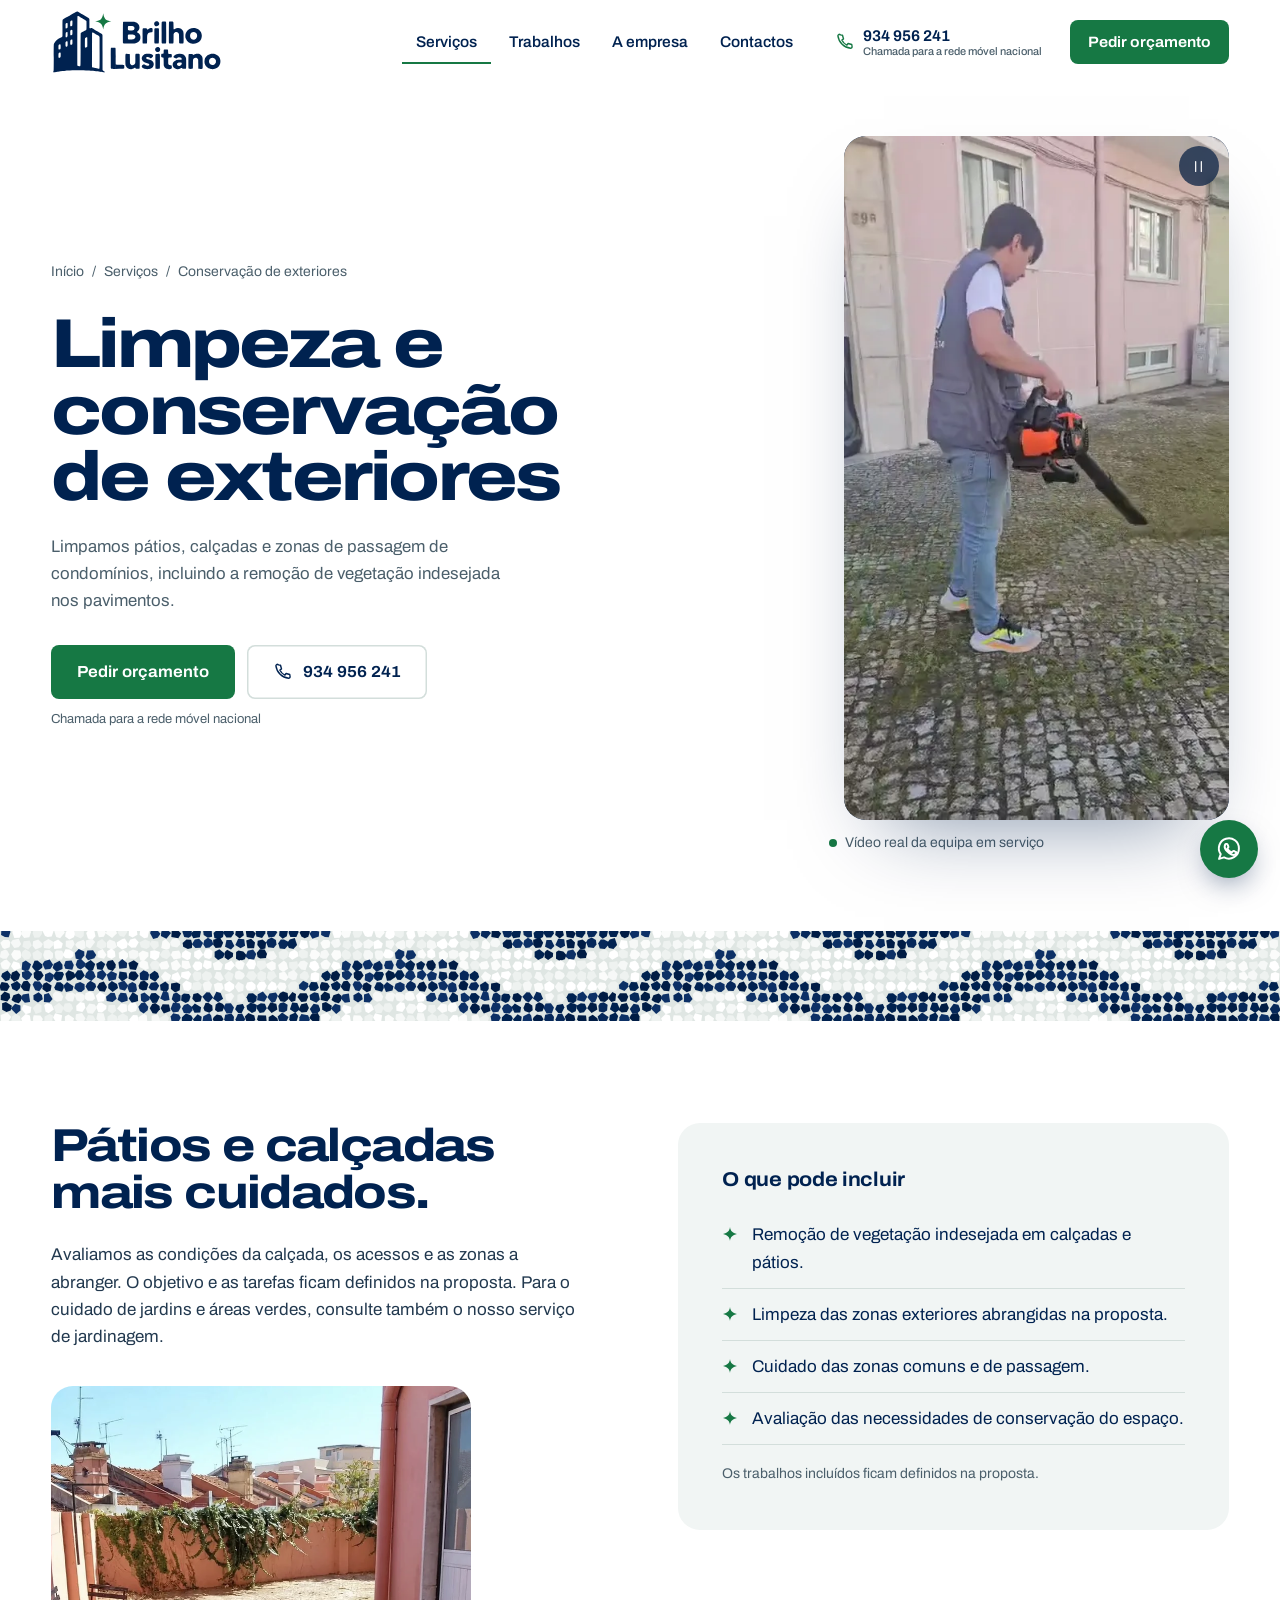
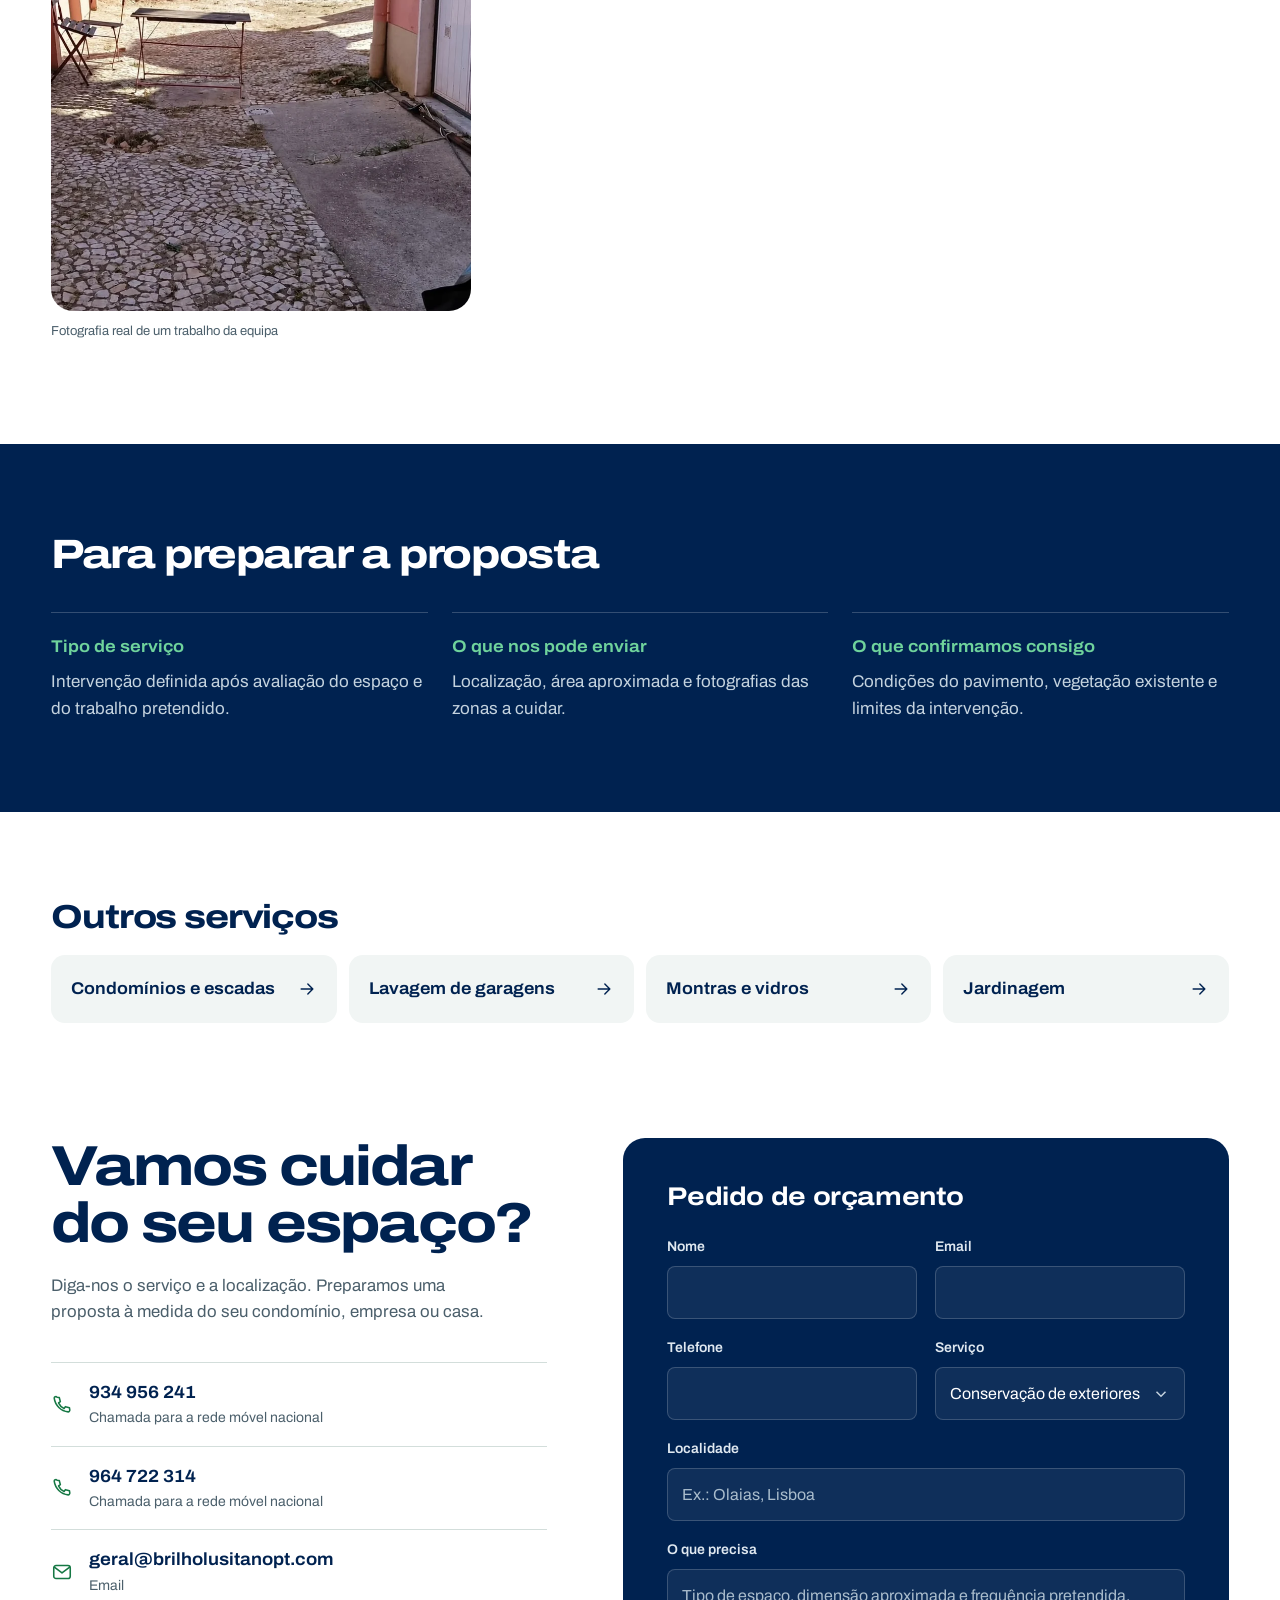
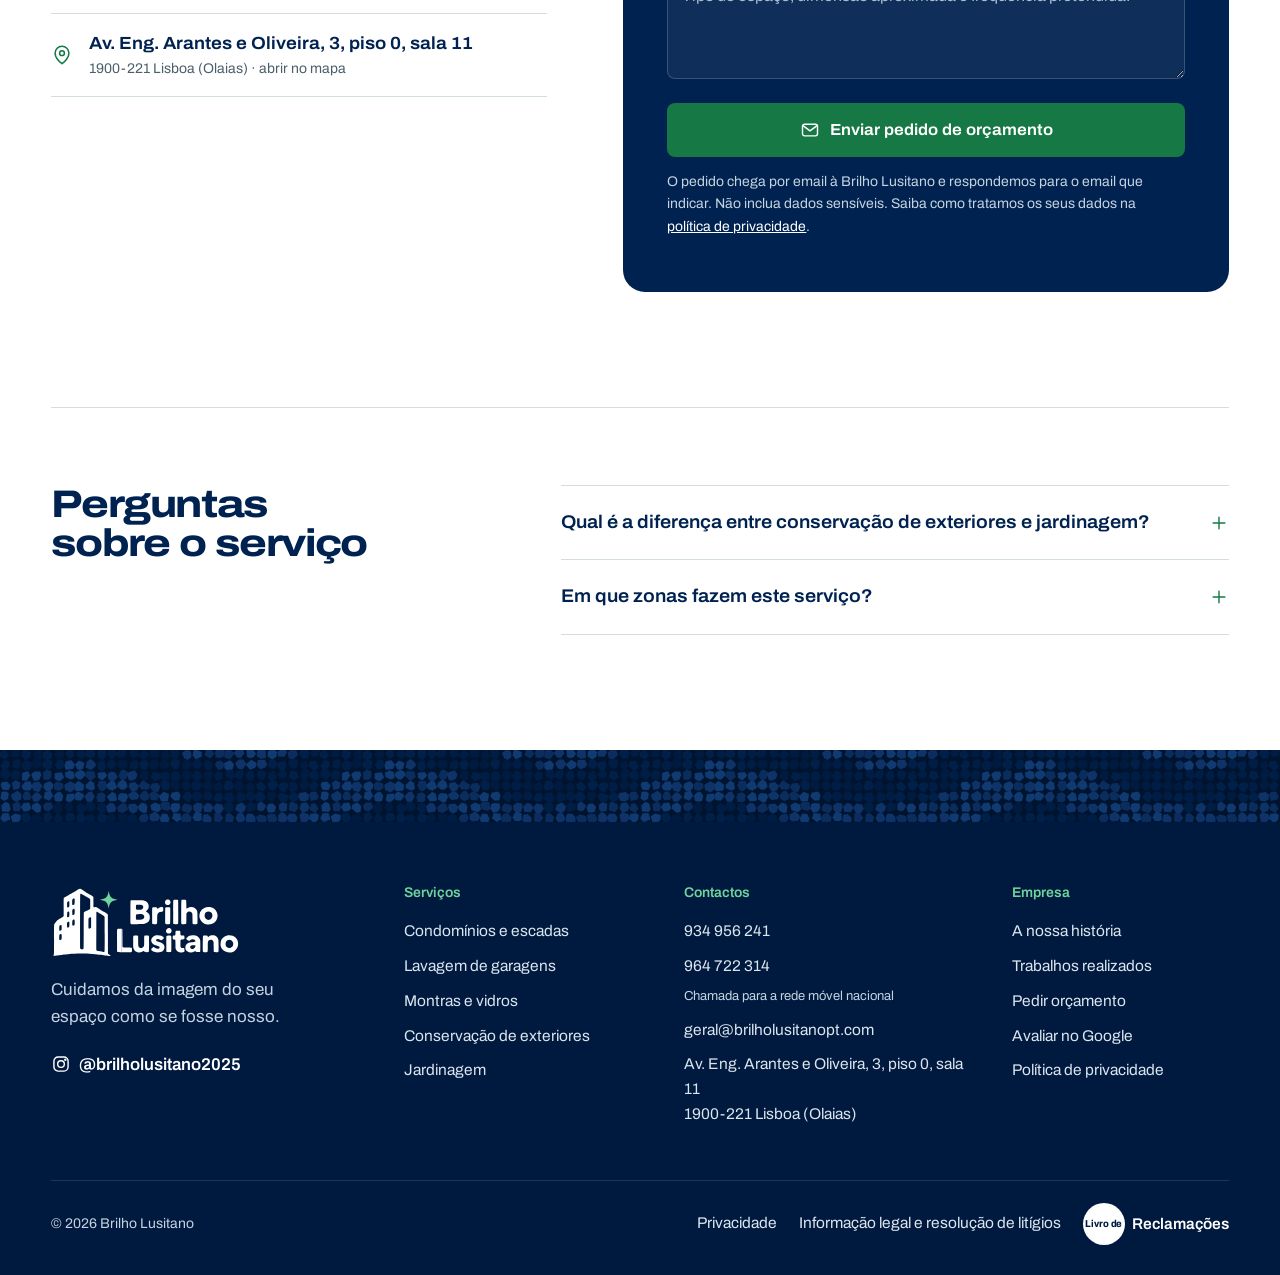
<file: conservacao-exteriores-lisboa/index.html>
<!doctype html><html lang="pt-PT"><head><meta charset="utf-8"><meta name="viewport" content="width=device-width,initial-scale=1"><meta name="theme-color" content="#002250"><meta http-equiv="Content-Security-Policy" content="default-src 'self'; script-src 'self'; style-src 'self' 'unsafe-inline'; img-src 'self' data:; media-src 'self'; font-src 'self'; connect-src 'self' https://brilliant-dodol-3db81f.netlify.app https://api.web3forms.com; object-src 'none'; base-uri 'self'; form-action 'self'; upgrade-insecure-requests"><meta name="referrer" content="strict-origin-when-cross-origin"><title>Limpeza de exteriores e calçadas em Lisboa | Brilho Lusitano</title><meta name="description" content="Limpeza de pátios, calçadas e passeios, com remoção de ervas, em Lisboa, Sintra e Cascais. Peça orçamento: 934 956 241."><link rel="canonical" href="https://brilholusitanopt.com/conservacao-exteriores-lisboa/"><meta property="og:type" content="website"><meta property="og:locale" content="pt_PT"><meta property="og:title" content="Limpeza de exteriores e calçadas em Lisboa | Brilho Lusitano"><meta property="og:description" content="Limpeza de pátios, calçadas e passeios, com remoção de ervas, em Lisboa, Sintra e Cascais. Peça orçamento: 934 956 241."><meta property="og:url" content="https://brilholusitanopt.com/conservacao-exteriores-lisboa/"><meta property="og:image" content="https://brilholusitanopt.com/assets/og-brilho-lusitano.jpg"><meta property="og:image:width" content="1200"><meta property="og:image:height" content="630"><meta property="og:image:alt" content="Brilho Lusitano: limpeza de condomínios em Lisboa"><meta property="og:site_name" content="Brilho Lusitano"><meta name="twitter:card" content="summary_large_image"><meta name="robots" content="index,follow,max-image-preview:large"><link rel="icon" type="image/svg+xml" href="/assets/favicon.svg"><link rel="preload" href="/assets/fonts/archivo-variable.woff2" as="font" type="font/woff2" crossorigin><link rel="stylesheet" href="/styles.css"><script src="/app.js" defer></script></head><body><a class="skip" href="#main">Saltar para o conteúdo</a><header class="site-header"><div class="wrap bar"><a class="brand" href="/" aria-label="Brilho Lusitano, página inicial"><svg class="logo " viewBox="24 15 247 94" role="img" aria-label="Brilho Lusitano"><path class="logo-ink" d="M99.60 105.90C99.08 105.85 96.76 105.54 94.45 105.22C92.14 104.89 89.58 104.55 88.75 104.45C85.41 104.07 82.65 103.79 80.80 103.65C79.73 103.57 78.13 103.44 77.25 103.36C69.14 102.61 54.53 102.68 47.88 103.50C47.01 103.61 45.71 103.74 44.98 103.80C42.29 104.01 39.29 104.37 34.00 105.12C32.43 105.34 30.70 105.58 30.15 105.66C28.98 105.82 27.62 105.84 27.26 105.70C26.91 105.57 26.93 105.31 27.31 104.84C28.01 103.96 27.95 105.90 27.96 84.90C27.96 63.74 27.90 65.43 28.65 64.20C30.66 60.90 33.43 58.44 37.45 56.42C39.42 55.42 39.89 55.09 40.23 54.47L40.45 54.05L40.46 42.65C40.46 29.84 40.41 30.75 41.21 30.06C41.62 29.71 45.50 27.38 47.05 26.55C47.55 26.28 48.19 25.92 48.48 25.73C48.77 25.55 49.37 25.22 49.83 24.99C50.28 24.76 51.08 24.31 51.60 23.98C52.75 23.26 55.16 21.85 57.20 20.70C58.03 20.23 59.10 19.62 59.58 19.34C61.49 18.23 61.81 18.28 64.50 20.00C65.13 20.40 66.19 21.06 66.85 21.45C67.51 21.84 68.41 22.39 68.85 22.67C70.14 23.48 73.89 25.70 74.93 26.27C76.59 27.18 78.18 28.18 78.56 28.55C79.24 29.20 79.23 29.11 79.17 35.71C79.13 39.28 79.14 41.70 79.20 41.90C79.43 42.69 79.98 42.87 81.10 42.54C81.86 42.32 82.41 42.34 83.05 42.64C83.71 42.94 86.51 44.60 87.70 45.40C88.17 45.71 89.36 46.45 90.35 47.05C91.34 47.65 92.40 48.30 92.70 48.50C93.00 48.70 93.81 49.18 94.50 49.55C96.78 50.79 97.69 51.53 97.89 52.27C97.96 52.52 98.00 61.31 98.00 77.50C98.01 93.00 98.05 102.49 98.11 102.73C98.26 103.32 98.72 103.74 99.96 104.42C102.30 105.71 102.20 106.13 99.60 105.90ZM110.75 100.85C110.29 100.69 110.04 100.39 109.93 99.90C109.88 99.71 109.85 93.27 109.85 85.60C109.85 69.88 109.78 71.18 110.60 70.78C110.97 70.61 114.85 70.44 115.64 70.57L116.00 70.63L116.00 85.81L116.00 101.00L113.58 101.00C111.75 100.99 111.05 100.96 110.75 100.85ZM93.16 100.75C93.85 100.46 93.80 102.27 93.80 77.77C93.80 57.77 93.78 55.59 93.64 55.17C93.41 54.49 92.65 53.85 90.45 52.50C89.42 51.87 88.22 51.11 87.77 50.82C86.98 50.30 84.85 49.03 84.28 48.73C83.87 48.52 83.41 48.60 83.16 48.93L82.95 49.21L82.92 73.33C82.89 99.49 82.86 98.27 83.45 98.79C83.87 99.15 83.81 99.14 85.96 99.55C88.27 99.99 91.57 100.67 91.95 100.79C92.40 100.93 92.77 100.92 93.16 100.75ZM65.87 97.04C66.54 96.55 66.49 98.38 66.51 75.00C66.52 63.37 66.56 52.92 66.60 51.78L66.66 49.71L66.95 49.29C67.29 48.81 67.41 48.75 71.21 46.92C72.94 46.08 74.01 45.50 74.27 45.26C75.03 44.58 75.01 44.77 74.98 38.35L74.95 32.65L74.67 32.18C74.38 31.67 73.67 31.16 71.70 30.02C71.12 29.69 69.82 28.91 68.80 28.29C67.78 27.68 66.59 26.97 66.15 26.72C65.71 26.48 64.93 26.03 64.43 25.73C62.92 24.84 62.28 24.82 61.99 25.67C61.79 26.24 61.79 95.77 61.98 96.32C62.24 97.06 62.95 97.31 64.67 97.26C65.42 97.25 65.65 97.20 65.87 97.04ZM36.36 85.19C37.74 84.67 37.90 84.22 37.90 80.83C37.90 78.02 37.84 77.74 37.23 77.56C36.51 77.36 35.22 78.01 34.90 78.73C34.63 79.32 34.60 84.05 34.86 84.70C35.14 85.38 35.51 85.51 36.36 85.19ZM36.63 72.87C37.71 72.42 37.89 71.88 37.89 69.05C37.89 65.72 37.59 65.24 35.99 66.05C34.84 66.64 34.67 67.20 34.72 70.29C34.75 72.33 34.76 72.51 34.96 72.77C35.31 73.23 35.71 73.26 36.63 72.87ZM74.99 70.09C75.50 69.82 75.70 69.66 75.88 69.33L76.11 68.91L76.15 62.70C76.20 56.04 76.19 55.86 75.69 55.60C74.98 55.21 73.06 56.28 72.80 57.21C72.67 57.65 72.67 69.10 72.80 69.65C73.01 70.57 73.74 70.72 74.99 70.09ZM46.31 69.08C47.70 68.60 47.84 68.25 47.88 65.11C47.92 62.28 47.89 61.98 47.55 61.64C46.88 60.97 45.20 61.79 44.89 62.93C44.72 63.55 44.86 68.24 45.06 68.66C45.30 69.16 45.70 69.29 46.31 69.08ZM53.65 66.26C54.75 65.74 54.80 65.58 54.80 62.37C54.80 59.62 54.74 59.11 54.37 58.85C53.65 58.35 52.09 59.15 51.80 60.18C51.64 60.79 51.55 65.28 51.69 65.73C51.96 66.54 52.66 66.73 53.65 66.26ZM46.46 55.59C47.01 55.33 47.56 54.72 47.69 54.23C47.87 53.59 47.83 48.85 47.65 48.50C47.27 47.77 45.82 48.13 45.25 49.10C45.05 49.45 44.88 54.49 45.05 55.17C45.20 55.79 45.74 55.95 46.46 55.59ZM53.76 52.36C54.67 51.75 54.74 51.50 54.78 48.62C54.83 45.76 54.79 45.37 54.40 44.98C53.91 44.50 52.92 44.76 52.18 45.57C51.63 46.19 51.57 46.62 51.67 49.70L51.75 52.32L52.04 52.57C52.44 52.91 53.04 52.83 53.76 52.36ZM46.55 42.79C47.21 42.48 47.66 41.93 47.80 41.26C47.97 40.41 47.90 35.62 47.70 35.33C47.36 34.81 46.60 34.86 45.77 35.46C44.91 36.08 44.89 36.22 44.92 39.59L44.95 42.48L45.19 42.74C45.49 43.06 45.93 43.08 46.55 42.79ZM52.89 39.80C53.25 39.80 54.28 39.03 54.52 38.58C54.79 38.07 54.94 32.75 54.70 31.97C54.35 30.80 52.20 31.51 51.69 32.97C51.49 33.51 51.50 38.82 51.70 39.30C51.84 39.63 52.33 39.94 52.58 39.85C52.66 39.82 52.80 39.80 52.89 39.80Z"/><path class="logo-ink logo-word" d="M161.75 101.44C161.58 101.42 161.09 101.35 160.65 101.29C158.65 101.03 157.30 100.56 155.96 99.65C154.34 98.55 154.22 98.37 154.42 97.20C154.57 96.28 154.75 96.00 155.53 95.45C157.37 94.16 157.71 94.13 158.89 95.15C161.18 97.13 164.68 97.18 165.16 95.23C165.45 94.10 164.64 93.46 162.08 92.76C157.01 91.38 155.53 90.29 154.51 87.23C153.57 84.41 156.00 80.57 159.40 79.51C161.49 78.86 165.41 78.99 167.43 79.78C168.88 80.35 170.68 81.64 170.72 82.13C170.77 82.85 170.64 83.04 169.41 84.25C167.73 85.89 167.55 85.92 165.97 84.86C163.77 83.38 160.60 83.72 160.60 85.43C160.60 86.37 161.59 86.95 164.49 87.70C168.12 88.64 169.64 89.56 170.81 91.55C172.64 94.67 170.93 99.27 167.44 100.60C166.07 101.12 162.85 101.60 161.75 101.44ZM205.15 101.40C200.81 100.93 198.28 98.20 198.68 94.40C198.95 91.79 200.39 89.98 203.05 88.89C204.81 88.18 205.19 88.11 207.90 87.99C211.57 87.84 211.70 87.80 211.70 86.81C211.70 85.26 210.37 84.26 208.30 84.27C206.81 84.27 206.24 84.50 204.62 85.72C203.92 86.25 203.45 86.19 201.85 85.38C199.42 84.15 199.29 83.34 201.26 81.66C203.21 80.00 205.15 79.26 207.91 79.13C213.39 78.88 216.69 80.93 217.92 85.35C218.22 86.45 218.28 99.56 217.98 100.22C217.69 100.87 217.42 100.94 215.28 100.91C213.06 100.88 212.93 100.85 212.24 100.20C211.57 99.57 211.41 99.57 210.31 100.19C208.68 101.13 206.78 101.57 205.15 101.40ZM137.65 101.34C137.54 101.31 137.05 101.20 136.56 101.09C134.22 100.56 132.91 99.50 131.74 97.18C130.85 95.42 130.76 94.42 130.83 86.72C130.90 78.76 130.60 79.45 134.03 79.45C135.89 79.45 136.31 79.48 136.62 79.62C137.34 79.94 137.31 79.73 137.34 86.34C137.37 92.79 137.38 92.83 137.98 93.93C139.38 96.50 143.27 96.13 144.69 93.29C145.11 92.45 145.12 92.24 145.14 85.96C145.15 78.86 144.88 79.47 148.04 79.42C150.17 79.38 150.62 79.46 151.07 79.92L151.35 80.21L151.40 83.38C151.54 91.32 151.46 99.82 151.26 100.24C150.91 100.93 150.54 101.02 148.22 100.98C145.97 100.95 145.79 100.89 145.33 100.17C144.81 99.35 144.53 99.31 143.61 99.90C142.06 100.90 140.82 101.30 139.05 101.35C138.39 101.37 137.76 101.37 137.65 101.34ZM192.25 101.34C188.60 100.79 187.20 99.78 186.24 96.99L185.85 95.85L185.80 90.70C185.74 84.47 185.84 84.81 183.99 84.60C182.39 84.42 182.18 84.10 182.22 81.95C182.27 79.82 182.45 79.56 183.99 79.41C185.64 79.24 185.74 79.09 185.80 76.30C185.88 73.10 185.81 73.17 189.21 73.22C192.25 73.26 192.13 73.14 192.20 76.27C192.27 79.35 192.29 79.38 194.95 79.49C197.34 79.58 197.47 79.71 197.52 82.10C197.57 84.34 197.42 84.48 194.91 84.59C192.21 84.71 192.36 84.43 192.32 89.43C192.29 93.86 192.31 94.04 193.00 94.83C193.63 95.54 194.09 95.72 195.33 95.71C197.16 95.70 197.46 96.05 197.56 98.40C197.64 100.47 197.53 100.62 195.43 101.06C194.30 101.30 192.84 101.43 192.25 101.34ZM253.55 101.15C250.70 100.59 249.29 99.87 247.40 98.00C244.62 95.24 243.79 92.00 244.70 87.54C246.37 79.42 257.45 76.27 263.90 82.07C268.99 86.65 268.35 95.52 262.65 99.37C260.18 101.04 256.59 101.74 253.55 101.15ZM116.00 85.85C116.00 77.52 116.03 70.70 116.06 70.70C116.23 70.70 116.52 70.95 116.67 71.23C116.84 71.53 116.85 72.30 116.90 82.70C116.95 94.86 116.92 94.12 117.50 94.65C117.71 94.84 117.94 94.85 122.99 94.95C129.80 95.09 129.25 94.81 129.25 98.05C129.25 101.23 129.95 100.94 122.12 100.98L116.00 101.01L116.00 85.85ZM174.63 100.85C173.93 100.55 173.97 101.13 173.93 90.31C173.91 81.47 173.92 80.55 174.06 80.30C174.34 79.84 174.70 79.70 175.72 79.66C176.23 79.63 176.78 79.57 176.93 79.51C177.70 79.21 179.55 79.43 180.02 79.88C180.48 80.31 180.48 80.32 180.46 90.45C180.45 101.32 180.50 100.54 179.73 100.86C179.26 101.06 175.09 101.05 174.63 100.85ZM222.12 100.80C221.80 100.66 221.65 100.51 221.53 100.23C221.16 99.33 221.29 80.83 221.68 80.16C222.03 79.56 222.24 79.51 224.50 79.48C226.91 79.45 227.02 79.48 227.60 80.44C228.18 81.39 228.41 81.39 229.64 80.46C230.94 79.46 232.07 79.15 234.35 79.15C237.02 79.16 238.24 79.72 239.97 81.71C240.71 82.55 240.86 82.83 241.25 83.95C241.81 85.59 241.82 85.69 241.87 93.06C241.92 100.61 241.94 100.41 241.28 100.77C240.74 101.06 236.90 101.10 236.25 100.81C235.47 100.47 235.50 100.70 235.50 94.22C235.50 87.97 235.51 88.07 234.87 86.87C233.26 83.83 228.76 84.47 228.00 87.86C227.93 88.14 227.87 90.59 227.85 94.12C227.79 100.66 227.81 100.47 227.08 100.80C226.43 101.09 222.77 101.09 222.12 100.80ZM209.45 96.46C211.46 95.47 212.55 93.03 211.37 92.16C211.04 91.91 208.48 91.80 207.47 91.99C204.88 92.47 203.99 94.80 205.86 96.23C206.90 97.02 208.15 97.10 209.45 96.46ZM256.98 95.45C258.58 95.07 259.78 94.04 260.57 92.34C260.83 91.78 260.85 91.67 260.85 90.34L260.85 88.93L260.42 88.06C258.39 83.98 253.27 83.89 251.37 87.89C250.98 88.71 250.86 90.76 251.14 91.93C251.75 94.53 254.31 96.08 256.98 95.45ZM175.89 76.67C173.23 75.55 172.64 72.62 174.70 70.77C177.73 68.04 182.18 71.19 180.45 74.84C179.68 76.48 177.50 77.35 175.89 76.67ZM227.20 64.93C222.86 64.44 219.39 61.83 217.75 57.82C216.98 55.92 216.95 55.77 216.95 53.70C216.96 51.38 217.28 50.15 218.46 48.02C221.83 41.88 230.56 40.33 236.51 44.82C238.83 46.57 240.60 50.23 240.60 53.27C240.60 56.22 239.29 59.72 237.55 61.44C234.83 64.11 231.10 65.37 227.20 64.93ZM128.38 64.60C127.96 64.52 127.65 64.29 127.44 63.89C127.19 63.40 127.21 34.66 127.46 34.14C127.84 33.35 127.39 33.39 135.85 33.43L143.35 33.46L144.50 33.74C148.61 34.72 151.05 37.55 151.05 41.30C151.04 43.95 150.35 45.38 148.12 47.30C147.20 48.11 147.34 48.47 148.85 49.24C151.64 50.65 152.99 53.85 152.35 57.50C151.83 60.45 150.44 62.11 147.25 63.58C145.10 64.58 144.48 64.64 135.80 64.66C131.92 64.67 128.58 64.64 128.38 64.60ZM156.25 64.51C155.43 64.14 155.49 64.95 155.50 53.73C155.51 42.60 155.46 43.27 156.20 42.88C156.50 42.72 156.80 42.70 158.60 42.70C161.01 42.70 161.38 42.80 161.73 43.55C162.08 44.32 162.15 44.43 162.31 44.53C162.57 44.69 162.91 44.54 163.60 43.95C165.05 42.70 168.29 41.87 169.27 42.49C169.92 42.90 169.95 43.03 169.94 45.21C169.92 48.24 169.87 48.31 167.81 48.41C165.10 48.54 163.63 49.36 162.75 51.22C162.13 52.52 162.12 52.64 162.05 58.35C161.98 64.14 161.99 64.06 161.29 64.41C160.74 64.69 156.80 64.77 156.25 64.51ZM183.60 64.53C182.82 64.12 182.88 65.51 182.88 48.90C182.88 32.29 182.82 33.56 183.60 33.18C184.14 32.91 188.19 32.91 188.70 33.19C189.52 33.62 189.45 32.18 189.45 48.80C189.45 65.42 189.52 63.99 188.70 64.41C188.14 64.69 184.09 64.79 183.60 64.53ZM194.40 64.59C193.95 64.45 193.64 64.16 193.48 63.71C193.28 63.16 193.29 34.19 193.49 33.73C193.79 33.02 194.08 32.95 196.55 32.98C200.15 33.03 199.87 32.54 199.94 38.92C199.99 43.58 200.01 43.91 200.34 44.12C200.60 44.30 201.00 44.16 201.78 43.64C203.39 42.56 204.85 42.13 206.64 42.23C209.65 42.38 212.33 43.97 213.40 46.22C214.41 48.35 214.52 49.49 214.48 57.45C214.45 64.19 214.47 63.93 213.80 64.38C213.31 64.71 208.87 64.69 208.50 64.35C207.99 63.89 208.00 64.02 207.96 57.62C207.92 51.02 207.94 51.21 207.25 50.05C207.06 49.72 206.69 49.26 206.45 49.03C204.67 47.38 201.21 48.24 200.29 50.56L200.06 51.15L200.00 57.40C199.94 64.27 199.97 64.06 199.33 64.47C199.01 64.68 195.04 64.77 194.40 64.59ZM173.12 64.40C172.36 63.93 172.39 64.53 172.42 53.47L172.45 43.63L172.92 43.14L173.39 42.65L175.79 42.65C178.06 42.65 178.20 42.66 178.47 42.86C179.15 43.36 179.11 42.66 179.04 53.70C178.97 64.59 179.00 64.02 178.37 64.40C177.87 64.71 173.62 64.70 173.12 64.40ZM229.64 59.00C233.75 58.33 235.35 52.63 232.29 49.58C230.50 47.79 227.63 47.66 225.43 49.28C223.73 50.54 223.18 53.92 224.30 56.29C225.17 58.12 227.57 59.34 229.64 59.00ZM142.45 58.56C145.20 57.78 146.19 54.64 144.26 52.81C143.01 51.64 141.85 51.43 137.53 51.58C134.30 51.69 134.42 51.56 134.39 55.15C134.37 58.97 134.17 58.81 138.80 58.76C141.30 58.74 141.96 58.70 142.45 58.56ZM141.68 45.63C143.62 44.85 144.47 42.81 143.61 41.05C142.90 39.62 141.90 39.29 138.04 39.27C134.33 39.24 134.47 39.13 134.42 42.39C134.36 45.97 134.30 45.92 138.45 45.87C140.94 45.84 141.19 45.83 141.68 45.63ZM174.60 39.71C171.60 38.79 171.29 34.24 174.14 32.89C177.30 31.39 180.64 34.66 179.08 37.73C178.30 39.28 176.21 40.20 174.60 39.71Z"/><g class="logo-star"><path class="star-rays" d="M99 12v41M78.5 32.8h41" /><path class="star-core" d="M99 21.2C100.3 29.5 102.5 31.6 110.6 32.8C102.5 34 100.3 36.1 99 44.4C97.7 36.1 95.5 34 87.4 32.8C95.5 31.6 97.7 29.5 99 21.2Z"/></g></svg></a><nav class="nav" id="nav" aria-label="Navegação principal"><a href="/#servicos" aria-current="page">Serviços</a><a href="/galeria/">Trabalhos</a><a href="/#empresa">A empresa</a><a href="/#contactos">Contactos</a><div class="nav-mobile-extra"><a href="tel:+351934956241"><svg class="ico" viewBox="0 0 24 24" aria-hidden="true"><path d="M6.6 3.5 9 3.9l1.2 4.4-2 1.4a12 12 0 0 0 6.1 6.1l1.4-2 4.4 1.2.4 2.4c.1 1-.7 2.1-1.8 2.1A17.3 17.3 0 0 1 3.5 4.6c0-1.1 1.1-1.9 2.1-1.8Z"/></svg>934 956 241</a><a href="tel:+351964722314"><svg class="ico" viewBox="0 0 24 24" aria-hidden="true"><path d="M6.6 3.5 9 3.9l1.2 4.4-2 1.4a12 12 0 0 0 6.1 6.1l1.4-2 4.4 1.2.4 2.4c.1 1-.7 2.1-1.8 2.1A17.3 17.3 0 0 1 3.5 4.6c0-1.1 1.1-1.9 2.1-1.8Z"/></svg>964 722 314</a><small class="call-note">Chamada para a rede móvel nacional</small></div></nav><a class="bar-phone" href="tel:+351934956241"><svg class="ico" viewBox="0 0 24 24" aria-hidden="true"><path d="M6.6 3.5 9 3.9l1.2 4.4-2 1.4a12 12 0 0 0 6.1 6.1l1.4-2 4.4 1.2.4 2.4c.1 1-.7 2.1-1.8 2.1A17.3 17.3 0 0 1 3.5 4.6c0-1.1 1.1-1.9 2.1-1.8Z"/></svg><span class="bar-phone-text"><span>934 956 241</span><small>Chamada para a rede móvel nacional</small></span></a><a class="btn btn-sm" href="/#contactos">Pedir orçamento</a><button class="menu-button" type="button" aria-label="Abrir menu" aria-expanded="false" aria-controls="nav"><svg class="ico" viewBox="0 0 24 24" aria-hidden="true"><path d="M4 8h16M4 16h16"/></svg><svg class="ico" viewBox="0 0 24 24" aria-hidden="true"><path d="M6 6l12 12M18 6 6 18"/></svg></button></div></header><main id="main"><section class="svc-hero"><div class="wrap svc-hero-grid"><div><nav class="crumbs" aria-label="Percurso"><a href="/">Início</a><span aria-hidden="true">/</span><a href="/#servicos">Serviços</a><span aria-hidden="true">/</span><span aria-current="page">Conservação de exteriores</span></nav><h1>Limpeza e conservação de exteriores</h1><p class="lede">Limpamos pátios, calçadas e zonas de passagem de condomínios, incluindo a remoção de vegetação indesejada nos pavimentos.</p><div class="actions"><a class="btn" href="#contactos">Pedir orçamento</a><a class="btn btn-ghost" href="tel:+351934956241"><svg class="ico" viewBox="0 0 24 24" aria-hidden="true"><path d="M6.6 3.5 9 3.9l1.2 4.4-2 1.4a12 12 0 0 0 6.1 6.1l1.4-2 4.4 1.2.4 2.4c.1 1-.7 2.1-1.8 2.1A17.3 17.3 0 0 1 3.5 4.6c0-1.1 1.1-1.9 2.1-1.8Z"/></svg>934 956 241</a></div><p class="call-note">Chamada para a rede móvel nacional</p></div><figure class="svc-video"><div class="frame"><video class="loop-video " data-autoplay muted loop playsinline preload="auto" poster="/assets/video/exteriores-poster.webp" aria-label="Limpeza de calçada exterior com soprador"><source src="/assets/video/exteriores.mp4" type="video/mp4"></video><button type="button" class="loop-toggle" aria-label="Pausar vídeo" data-playing="true"><svg class="ico" viewBox="0 0 24 24" aria-hidden="true"><path d="M8 5v14M16 5v14"/></svg><svg class="ico" viewBox="0 0 24 24" aria-hidden="true"><path d="M8 5.5v13l10.5-6.5L8 5.5Z"/></svg></button></div><figcaption><span class="live-dot" aria-hidden="true"></span>Vídeo real da equipa em serviço</figcaption></figure></div></section><div class="calcada " aria-hidden="true"></div><section class="svc-body"><div class="wrap svc-body-grid"><div><h2>Pátios e calçadas mais cuidados.</h2><p>Avaliamos as condições da calçada, os acessos e as zonas a abranger. O objetivo e as tarefas ficam definidos na proposta. Para o cuidado de jardins e áreas verdes, consulte também o nosso serviço de jardinagem.</p><figure class="svc-photo"><img srcset="/assets/exterior-depois-480.webp 480w, /assets/exterior-depois.webp 900w" sizes="(max-width: 800px) 100vw, 45vw" src="/assets/exterior-depois.webp" alt="Pátio com calçada desimpedida após a intervenção" loading="lazy"><figcaption>Fotografia real de um trabalho da equipa</figcaption></figure></div><div class="includes"><h3>O que pode incluir</h3><ul><li><svg class="spark" viewBox="0 0 24 24" aria-hidden="true"><path d="M12 1.5c.7 6 3.5 8.8 10.5 10.5-7 1.7-9.8 4.5-10.5 10.5C11.3 16.5 8.5 13.7 1.5 12 8.5 10.3 11.3 7.5 12 1.5Z"/></svg><span>Remoção de vegetação indesejada em calçadas e pátios.</span></li><li><svg class="spark" viewBox="0 0 24 24" aria-hidden="true"><path d="M12 1.5c.7 6 3.5 8.8 10.5 10.5-7 1.7-9.8 4.5-10.5 10.5C11.3 16.5 8.5 13.7 1.5 12 8.5 10.3 11.3 7.5 12 1.5Z"/></svg><span>Limpeza das zonas exteriores abrangidas na proposta.</span></li><li><svg class="spark" viewBox="0 0 24 24" aria-hidden="true"><path d="M12 1.5c.7 6 3.5 8.8 10.5 10.5-7 1.7-9.8 4.5-10.5 10.5C11.3 16.5 8.5 13.7 1.5 12 8.5 10.3 11.3 7.5 12 1.5Z"/></svg><span>Cuidado das zonas comuns e de passagem.</span></li><li><svg class="spark" viewBox="0 0 24 24" aria-hidden="true"><path d="M12 1.5c.7 6 3.5 8.8 10.5 10.5-7 1.7-9.8 4.5-10.5 10.5C11.3 16.5 8.5 13.7 1.5 12 8.5 10.3 11.3 7.5 12 1.5Z"/></svg><span>Avaliação das necessidades de conservação do espaço.</span></li></ul><p class="small">Os trabalhos incluídos ficam definidos na proposta.</p></div></div></section><section class="svc-plan"><div class="wrap"><h2>Para preparar a proposta</h2><dl class="plan"><div><dt>Tipo de serviço</dt><dd>Intervenção definida após avaliação do espaço e do trabalho pretendido.</dd></div><div><dt>O que nos pode enviar</dt><dd>Localização, área aproximada e fotografias das zonas a cuidar.</dd></div><div><dt>O que confirmamos consigo</dt><dd>Condições do pavimento, vegetação existente e limites da intervenção.</dd></div></dl></div></section><nav class="related wrap" aria-label="Outros serviços"><h2>Outros serviços</h2><ul><li><a href="/limpeza-condominios-lisboa/"><span>Condomínios e escadas</span><svg class="ico" viewBox="0 0 24 24" aria-hidden="true"><path d="M5 12h14M13 6l6 6-6 6"/></svg></a></li><li><a href="/lavagem-garagens-lisboa/"><span>Lavagem de garagens</span><svg class="ico" viewBox="0 0 24 24" aria-hidden="true"><path d="M5 12h14M13 6l6 6-6 6"/></svg></a></li><li><a href="/limpeza-vidros-montras-lisboa/"><span>Montras e vidros</span><svg class="ico" viewBox="0 0 24 24" aria-hidden="true"><path d="M5 12h14M13 6l6 6-6 6"/></svg></a></li><li><a href="/jardinagem-lisboa/"><span>Jardinagem</span><svg class="ico" viewBox="0 0 24 24" aria-hidden="true"><path d="M5 12h14M13 6l6 6-6 6"/></svg></a></li></ul></nav><section class="contact" id="contactos"><div class="wrap contact-grid"><div class="contact-copy"><h2>Vamos cuidar do seu espaço?</h2><p class="lede">Diga-nos o serviço e a localização. Preparamos uma proposta à medida do seu condomínio, empresa ou casa.</p><ul class="contact-list"><li><a href="tel:+351934956241"><svg class="ico" viewBox="0 0 24 24" aria-hidden="true"><path d="M6.6 3.5 9 3.9l1.2 4.4-2 1.4a12 12 0 0 0 6.1 6.1l1.4-2 4.4 1.2.4 2.4c.1 1-.7 2.1-1.8 2.1A17.3 17.3 0 0 1 3.5 4.6c0-1.1 1.1-1.9 2.1-1.8Z"/></svg><span><strong>934 956 241</strong><small>Chamada para a rede móvel nacional</small></span></a></li><li><a href="tel:+351964722314"><svg class="ico" viewBox="0 0 24 24" aria-hidden="true"><path d="M6.6 3.5 9 3.9l1.2 4.4-2 1.4a12 12 0 0 0 6.1 6.1l1.4-2 4.4 1.2.4 2.4c.1 1-.7 2.1-1.8 2.1A17.3 17.3 0 0 1 3.5 4.6c0-1.1 1.1-1.9 2.1-1.8Z"/></svg><span><strong>964 722 314</strong><small>Chamada para a rede móvel nacional</small></span></a></li><li><a href="mailto:geral@brilholusitanopt.com"><svg class="ico" viewBox="0 0 24 24" aria-hidden="true"><rect x="3" y="5" width="18" height="14" rx="2.5"/><path d="m4 7 8 6 8-6"/></svg><span><strong>geral@brilholusitanopt.com</strong><small>Email</small></span></a></li><li><a href="https://www.google.com/maps/search/?api=1&query=Av.%20Eng.%20Arantes%20e%20Oliveira%203%2C%201900-221%20Lisboa%2C%20Portugal" target="_blank" rel="noopener"><svg class="ico" viewBox="0 0 24 24" aria-hidden="true"><path d="M19.5 10c0 5.5-7.5 11.5-7.5 11.5S4.5 15.5 4.5 10a7.5 7.5 0 1 1 15 0Z"/><circle cx="12" cy="10" r="2.6"/></svg><span><strong>Av. Eng. Arantes e Oliveira, 3, piso 0, sala 11</strong><small>1900-221 Lisboa (Olaias) · abrir no mapa</small></span></a></li></ul></div><form class="quote-form" id="quote-form" novalidate data-endpoint="https://brilliant-dodol-3db81f.netlify.app/api/orcamento" data-fallback="https://api.web3forms.com/submit" data-key="5b82bcef-ef08-492d-b203-1a1006da8c61"><h3>Pedido de orçamento</h3><div class="form-grid"><div class="field"><label for="name">Nome</label><input id="name" name="name" autocomplete="name" required maxlength="100"></div><div class="field"><label for="email">Email</label><input id="email" name="email" type="email" autocomplete="email" inputmode="email" required maxlength="150"></div><div class="field"><label for="phone">Telefone</label><input id="phone" name="phone" autocomplete="tel" type="tel" inputmode="tel" required minlength="9" maxlength="25" pattern="[0-9 \+\(\)\.\-]{9,25}"></div><div class="field"><label for="service">Serviço</label><select id="service" name="service" data-selected="4" required><option value="">Escolha um serviço</option><option>Limpeza de condomínios e escadas</option><option>Lavagem de garagens</option><option>Limpeza de montras e vidros</option><option selected>Conservação de exteriores</option><option>Jardinagem</option><option>Outro serviço</option></select></div><div class="field full"><label for="location">Localidade</label><input id="location" name="location" autocomplete="address-level2" required maxlength="150" placeholder="Ex.: Olaias, Lisboa"></div><div class="field full"><label for="message">O que precisa</label><textarea id="message" name="message" required minlength="10" maxlength="2000" placeholder="Tipo de espaço, dimensão aproximada e frequência pretendida."></textarea></div></div><input type="checkbox" name="botcheck" class="hp" tabindex="-1" autocomplete="off" aria-hidden="true"><button class="btn btn-block" type="submit"><svg class="ico" viewBox="0 0 24 24" aria-hidden="true"><rect x="3" y="5" width="18" height="14" rx="2.5"/><path d="m4 7 8 6 8-6"/></svg>Enviar pedido de orçamento</button><p class="form-help">O pedido chega por email à Brilho Lusitano e respondemos para o email que indicar. Não inclua dados sensíveis. Saiba como tratamos os seus dados na <a href="/privacidade/">política de privacidade</a>.</p><p class="form-message" id="form-message" role="status" aria-live="polite"></p></form></div></section><section class="faq"><div class="wrap faq-grid"><h2>Perguntas sobre o serviço</h2><div class="faq-list"><details><summary>Qual é a diferença entre conservação de exteriores e jardinagem?<svg class="ico" viewBox="0 0 24 24" aria-hidden="true"><path d="M12 5v14M5 12h14"/></svg></summary><p>A conservação de exteriores centra-se em pátios, calçadas e zonas de passagem. A jardinagem destina-se ao cuidado de jardins e áreas verdes. Podemos avaliar os dois serviços no mesmo pedido.</p></details><details><summary>Em que zonas fazem este serviço?<svg class="ico" viewBox="0 0 24 24" aria-hidden="true"><path d="M12 5v14M5 12h14"/></svg></summary><p>Lisboa, Sintra, Cascais e região. Diga-nos a localização do espaço para confirmarmos a disponibilidade.</p></details></div></div></section></main><script type="application/ld+json">[{"@context":"https://schema.org","@type":"LocalBusiness","@id":"https://brilholusitanopt.com/#empresa","name":"Brilho Lusitano","description":"Limpeza de condomínios, escadas, garagens, montras e vidros, conservação de exteriores e jardinagem em Lisboa, Sintra e Cascais.","url":"https://brilholusitanopt.com/","image":"https://brilholusitanopt.com/assets/og-brilho-lusitano.jpg","logo":"https://brilholusitanopt.com/assets/logo-email.png","telephone":"+351934956241","email":"geral@brilholusitanopt.com","address":{"@type":"PostalAddress","streetAddress":"Av. Eng. Arantes e Oliveira 3, piso 0, sala 11","postalCode":"1900-221","addressLocality":"Lisboa","addressRegion":"Lisboa","addressCountry":"PT"},"geo":{"@type":"GeoCoordinates","latitude":38.7396279,"longitude":-9.1242267},"hasMap":"https://www.google.com/maps/place/?q=place_id:ChIJV83APFozGQ0R40K5O7IvVWA","openingHoursSpecification":[{"@type":"OpeningHoursSpecification","dayOfWeek":["Monday","Tuesday","Wednesday","Thursday","Friday"],"opens":"08:00","closes":"17:00"}],"contactPoint":[{"@type":"ContactPoint","telephone":"+351934956241","contactType":"customer service","availableLanguage":"Portuguese"},{"@type":"ContactPoint","telephone":"+351964722314","contactType":"customer service","availableLanguage":"Portuguese"}],"areaServed":[{"@type":"City","name":"Lisboa"},{"@type":"City","name":"Sintra"},{"@type":"City","name":"Cascais"}],"knowsAbout":["Limpeza de condomínios","Limpeza de escadas","Lavagem de garagens","Limpeza de vidros","Limpeza de montras","Lavagem de caixotes do lixo","Jardinagem"],"sameAs":["https://www.instagram.com/brilholusitano2025/","https://www.google.com/maps/place/?q=place_id:ChIJV83APFozGQ0R40K5O7IvVWA"],"slogan":"Brilho que se vê, qualidade que se sente."},{"@context":"https://schema.org","@type":"Service","name":"Limpeza de exteriores e calçadas em Lisboa","serviceType":"Conservação de exteriores","description":"Limpeza de pátios, calçadas e passeios, com remoção de ervas, em Lisboa, Sintra e Cascais. Peça orçamento: 934 956 241.","provider":{"@id":"https://brilholusitanopt.com/#empresa"},"areaServed":["Lisboa","Sintra","Cascais"],"url":"https://brilholusitanopt.com/conservacao-exteriores-lisboa/"},{"@context":"https://schema.org","@type":"BreadcrumbList","itemListElement":[{"@type":"ListItem","position":1,"name":"Início","item":"https://brilholusitanopt.com/"},{"@type":"ListItem","position":2,"name":"Conservação de exteriores","item":"https://brilholusitanopt.com/conservacao-exteriores-lisboa/"}]}]</script><footer class="site-footer"><div class="calcada calcada-dark" aria-hidden="true"></div><div class="wrap"><div class="footer-grid"><div class="footer-brand"><svg class="logo logo-light" viewBox="24 15 247 94" role="img" aria-label="Brilho Lusitano"><path class="logo-ink" d="M99.60 105.90C99.08 105.85 96.76 105.54 94.45 105.22C92.14 104.89 89.58 104.55 88.75 104.45C85.41 104.07 82.65 103.79 80.80 103.65C79.73 103.57 78.13 103.44 77.25 103.36C69.14 102.61 54.53 102.68 47.88 103.50C47.01 103.61 45.71 103.74 44.98 103.80C42.29 104.01 39.29 104.37 34.00 105.12C32.43 105.34 30.70 105.58 30.15 105.66C28.98 105.82 27.62 105.84 27.26 105.70C26.91 105.57 26.93 105.31 27.31 104.84C28.01 103.96 27.95 105.90 27.96 84.90C27.96 63.74 27.90 65.43 28.65 64.20C30.66 60.90 33.43 58.44 37.45 56.42C39.42 55.42 39.89 55.09 40.23 54.47L40.45 54.05L40.46 42.65C40.46 29.84 40.41 30.75 41.21 30.06C41.62 29.71 45.50 27.38 47.05 26.55C47.55 26.28 48.19 25.92 48.48 25.73C48.77 25.55 49.37 25.22 49.83 24.99C50.28 24.76 51.08 24.31 51.60 23.98C52.75 23.26 55.16 21.85 57.20 20.70C58.03 20.23 59.10 19.62 59.58 19.34C61.49 18.23 61.81 18.28 64.50 20.00C65.13 20.40 66.19 21.06 66.85 21.45C67.51 21.84 68.41 22.39 68.85 22.67C70.14 23.48 73.89 25.70 74.93 26.27C76.59 27.18 78.18 28.18 78.56 28.55C79.24 29.20 79.23 29.11 79.17 35.71C79.13 39.28 79.14 41.70 79.20 41.90C79.43 42.69 79.98 42.87 81.10 42.54C81.86 42.32 82.41 42.34 83.05 42.64C83.71 42.94 86.51 44.60 87.70 45.40C88.17 45.71 89.36 46.45 90.35 47.05C91.34 47.65 92.40 48.30 92.70 48.50C93.00 48.70 93.81 49.18 94.50 49.55C96.78 50.79 97.69 51.53 97.89 52.27C97.96 52.52 98.00 61.31 98.00 77.50C98.01 93.00 98.05 102.49 98.11 102.73C98.26 103.32 98.72 103.74 99.96 104.42C102.30 105.71 102.20 106.13 99.60 105.90ZM110.75 100.85C110.29 100.69 110.04 100.39 109.93 99.90C109.88 99.71 109.85 93.27 109.85 85.60C109.85 69.88 109.78 71.18 110.60 70.78C110.97 70.61 114.85 70.44 115.64 70.57L116.00 70.63L116.00 85.81L116.00 101.00L113.58 101.00C111.75 100.99 111.05 100.96 110.75 100.85ZM93.16 100.75C93.85 100.46 93.80 102.27 93.80 77.77C93.80 57.77 93.78 55.59 93.64 55.17C93.41 54.49 92.65 53.85 90.45 52.50C89.42 51.87 88.22 51.11 87.77 50.82C86.98 50.30 84.85 49.03 84.28 48.73C83.87 48.52 83.41 48.60 83.16 48.93L82.95 49.21L82.92 73.33C82.89 99.49 82.86 98.27 83.45 98.79C83.87 99.15 83.81 99.14 85.96 99.55C88.27 99.99 91.57 100.67 91.95 100.79C92.40 100.93 92.77 100.92 93.16 100.75ZM65.87 97.04C66.54 96.55 66.49 98.38 66.51 75.00C66.52 63.37 66.56 52.92 66.60 51.78L66.66 49.71L66.95 49.29C67.29 48.81 67.41 48.75 71.21 46.92C72.94 46.08 74.01 45.50 74.27 45.26C75.03 44.58 75.01 44.77 74.98 38.35L74.95 32.65L74.67 32.18C74.38 31.67 73.67 31.16 71.70 30.02C71.12 29.69 69.82 28.91 68.80 28.29C67.78 27.68 66.59 26.97 66.15 26.72C65.71 26.48 64.93 26.03 64.43 25.73C62.92 24.84 62.28 24.82 61.99 25.67C61.79 26.24 61.79 95.77 61.98 96.32C62.24 97.06 62.95 97.31 64.67 97.26C65.42 97.25 65.65 97.20 65.87 97.04ZM36.36 85.19C37.74 84.67 37.90 84.22 37.90 80.83C37.90 78.02 37.84 77.74 37.23 77.56C36.51 77.36 35.22 78.01 34.90 78.73C34.63 79.32 34.60 84.05 34.86 84.70C35.14 85.38 35.51 85.51 36.36 85.19ZM36.63 72.87C37.71 72.42 37.89 71.88 37.89 69.05C37.89 65.72 37.59 65.24 35.99 66.05C34.84 66.64 34.67 67.20 34.72 70.29C34.75 72.33 34.76 72.51 34.96 72.77C35.31 73.23 35.71 73.26 36.63 72.87ZM74.99 70.09C75.50 69.82 75.70 69.66 75.88 69.33L76.11 68.91L76.15 62.70C76.20 56.04 76.19 55.86 75.69 55.60C74.98 55.21 73.06 56.28 72.80 57.21C72.67 57.65 72.67 69.10 72.80 69.65C73.01 70.57 73.74 70.72 74.99 70.09ZM46.31 69.08C47.70 68.60 47.84 68.25 47.88 65.11C47.92 62.28 47.89 61.98 47.55 61.64C46.88 60.97 45.20 61.79 44.89 62.93C44.72 63.55 44.86 68.24 45.06 68.66C45.30 69.16 45.70 69.29 46.31 69.08ZM53.65 66.26C54.75 65.74 54.80 65.58 54.80 62.37C54.80 59.62 54.74 59.11 54.37 58.85C53.65 58.35 52.09 59.15 51.80 60.18C51.64 60.79 51.55 65.28 51.69 65.73C51.96 66.54 52.66 66.73 53.65 66.26ZM46.46 55.59C47.01 55.33 47.56 54.72 47.69 54.23C47.87 53.59 47.83 48.85 47.65 48.50C47.27 47.77 45.82 48.13 45.25 49.10C45.05 49.45 44.88 54.49 45.05 55.17C45.20 55.79 45.74 55.95 46.46 55.59ZM53.76 52.36C54.67 51.75 54.74 51.50 54.78 48.62C54.83 45.76 54.79 45.37 54.40 44.98C53.91 44.50 52.92 44.76 52.18 45.57C51.63 46.19 51.57 46.62 51.67 49.70L51.75 52.32L52.04 52.57C52.44 52.91 53.04 52.83 53.76 52.36ZM46.55 42.79C47.21 42.48 47.66 41.93 47.80 41.26C47.97 40.41 47.90 35.62 47.70 35.33C47.36 34.81 46.60 34.86 45.77 35.46C44.91 36.08 44.89 36.22 44.92 39.59L44.95 42.48L45.19 42.74C45.49 43.06 45.93 43.08 46.55 42.79ZM52.89 39.80C53.25 39.80 54.28 39.03 54.52 38.58C54.79 38.07 54.94 32.75 54.70 31.97C54.35 30.80 52.20 31.51 51.69 32.97C51.49 33.51 51.50 38.82 51.70 39.30C51.84 39.63 52.33 39.94 52.58 39.85C52.66 39.82 52.80 39.80 52.89 39.80Z"/><path class="logo-ink logo-word" d="M161.75 101.44C161.58 101.42 161.09 101.35 160.65 101.29C158.65 101.03 157.30 100.56 155.96 99.65C154.34 98.55 154.22 98.37 154.42 97.20C154.57 96.28 154.75 96.00 155.53 95.45C157.37 94.16 157.71 94.13 158.89 95.15C161.18 97.13 164.68 97.18 165.16 95.23C165.45 94.10 164.64 93.46 162.08 92.76C157.01 91.38 155.53 90.29 154.51 87.23C153.57 84.41 156.00 80.57 159.40 79.51C161.49 78.86 165.41 78.99 167.43 79.78C168.88 80.35 170.68 81.64 170.72 82.13C170.77 82.85 170.64 83.04 169.41 84.25C167.73 85.89 167.55 85.92 165.97 84.86C163.77 83.38 160.60 83.72 160.60 85.43C160.60 86.37 161.59 86.95 164.49 87.70C168.12 88.64 169.64 89.56 170.81 91.55C172.64 94.67 170.93 99.27 167.44 100.60C166.07 101.12 162.85 101.60 161.75 101.44ZM205.15 101.40C200.81 100.93 198.28 98.20 198.68 94.40C198.95 91.79 200.39 89.98 203.05 88.89C204.81 88.18 205.19 88.11 207.90 87.99C211.57 87.84 211.70 87.80 211.70 86.81C211.70 85.26 210.37 84.26 208.30 84.27C206.81 84.27 206.24 84.50 204.62 85.72C203.92 86.25 203.45 86.19 201.85 85.38C199.42 84.15 199.29 83.34 201.26 81.66C203.21 80.00 205.15 79.26 207.91 79.13C213.39 78.88 216.69 80.93 217.92 85.35C218.22 86.45 218.28 99.56 217.98 100.22C217.69 100.87 217.42 100.94 215.28 100.91C213.06 100.88 212.93 100.85 212.24 100.20C211.57 99.57 211.41 99.57 210.31 100.19C208.68 101.13 206.78 101.57 205.15 101.40ZM137.65 101.34C137.54 101.31 137.05 101.20 136.56 101.09C134.22 100.56 132.91 99.50 131.74 97.18C130.85 95.42 130.76 94.42 130.83 86.72C130.90 78.76 130.60 79.45 134.03 79.45C135.89 79.45 136.31 79.48 136.62 79.62C137.34 79.94 137.31 79.73 137.34 86.34C137.37 92.79 137.38 92.83 137.98 93.93C139.38 96.50 143.27 96.13 144.69 93.29C145.11 92.45 145.12 92.24 145.14 85.96C145.15 78.86 144.88 79.47 148.04 79.42C150.17 79.38 150.62 79.46 151.07 79.92L151.35 80.21L151.40 83.38C151.54 91.32 151.46 99.82 151.26 100.24C150.91 100.93 150.54 101.02 148.22 100.98C145.97 100.95 145.79 100.89 145.33 100.17C144.81 99.35 144.53 99.31 143.61 99.90C142.06 100.90 140.82 101.30 139.05 101.35C138.39 101.37 137.76 101.37 137.65 101.34ZM192.25 101.34C188.60 100.79 187.20 99.78 186.24 96.99L185.85 95.85L185.80 90.70C185.74 84.47 185.84 84.81 183.99 84.60C182.39 84.42 182.18 84.10 182.22 81.95C182.27 79.82 182.45 79.56 183.99 79.41C185.64 79.24 185.74 79.09 185.80 76.30C185.88 73.10 185.81 73.17 189.21 73.22C192.25 73.26 192.13 73.14 192.20 76.27C192.27 79.35 192.29 79.38 194.95 79.49C197.34 79.58 197.47 79.71 197.52 82.10C197.57 84.34 197.42 84.48 194.91 84.59C192.21 84.71 192.36 84.43 192.32 89.43C192.29 93.86 192.31 94.04 193.00 94.83C193.63 95.54 194.09 95.72 195.33 95.71C197.16 95.70 197.46 96.05 197.56 98.40C197.64 100.47 197.53 100.62 195.43 101.06C194.30 101.30 192.84 101.43 192.25 101.34ZM253.55 101.15C250.70 100.59 249.29 99.87 247.40 98.00C244.62 95.24 243.79 92.00 244.70 87.54C246.37 79.42 257.45 76.27 263.90 82.07C268.99 86.65 268.35 95.52 262.65 99.37C260.18 101.04 256.59 101.74 253.55 101.15ZM116.00 85.85C116.00 77.52 116.03 70.70 116.06 70.70C116.23 70.70 116.52 70.95 116.67 71.23C116.84 71.53 116.85 72.30 116.90 82.70C116.95 94.86 116.92 94.12 117.50 94.65C117.71 94.84 117.94 94.85 122.99 94.95C129.80 95.09 129.25 94.81 129.25 98.05C129.25 101.23 129.95 100.94 122.12 100.98L116.00 101.01L116.00 85.85ZM174.63 100.85C173.93 100.55 173.97 101.13 173.93 90.31C173.91 81.47 173.92 80.55 174.06 80.30C174.34 79.84 174.70 79.70 175.72 79.66C176.23 79.63 176.78 79.57 176.93 79.51C177.70 79.21 179.55 79.43 180.02 79.88C180.48 80.31 180.48 80.32 180.46 90.45C180.45 101.32 180.50 100.54 179.73 100.86C179.26 101.06 175.09 101.05 174.63 100.85ZM222.12 100.80C221.80 100.66 221.65 100.51 221.53 100.23C221.16 99.33 221.29 80.83 221.68 80.16C222.03 79.56 222.24 79.51 224.50 79.48C226.91 79.45 227.02 79.48 227.60 80.44C228.18 81.39 228.41 81.39 229.64 80.46C230.94 79.46 232.07 79.15 234.35 79.15C237.02 79.16 238.24 79.72 239.97 81.71C240.71 82.55 240.86 82.83 241.25 83.95C241.81 85.59 241.82 85.69 241.87 93.06C241.92 100.61 241.94 100.41 241.28 100.77C240.74 101.06 236.90 101.10 236.25 100.81C235.47 100.47 235.50 100.70 235.50 94.22C235.50 87.97 235.51 88.07 234.87 86.87C233.26 83.83 228.76 84.47 228.00 87.86C227.93 88.14 227.87 90.59 227.85 94.12C227.79 100.66 227.81 100.47 227.08 100.80C226.43 101.09 222.77 101.09 222.12 100.80ZM209.45 96.46C211.46 95.47 212.55 93.03 211.37 92.16C211.04 91.91 208.48 91.80 207.47 91.99C204.88 92.47 203.99 94.80 205.86 96.23C206.90 97.02 208.15 97.10 209.45 96.46ZM256.98 95.45C258.58 95.07 259.78 94.04 260.57 92.34C260.83 91.78 260.85 91.67 260.85 90.34L260.85 88.93L260.42 88.06C258.39 83.98 253.27 83.89 251.37 87.89C250.98 88.71 250.86 90.76 251.14 91.93C251.75 94.53 254.31 96.08 256.98 95.45ZM175.89 76.67C173.23 75.55 172.64 72.62 174.70 70.77C177.73 68.04 182.18 71.19 180.45 74.84C179.68 76.48 177.50 77.35 175.89 76.67ZM227.20 64.93C222.86 64.44 219.39 61.83 217.75 57.82C216.98 55.92 216.95 55.77 216.95 53.70C216.96 51.38 217.28 50.15 218.46 48.02C221.83 41.88 230.56 40.33 236.51 44.82C238.83 46.57 240.60 50.23 240.60 53.27C240.60 56.22 239.29 59.72 237.55 61.44C234.83 64.11 231.10 65.37 227.20 64.93ZM128.38 64.60C127.96 64.52 127.65 64.29 127.44 63.89C127.19 63.40 127.21 34.66 127.46 34.14C127.84 33.35 127.39 33.39 135.85 33.43L143.35 33.46L144.50 33.74C148.61 34.72 151.05 37.55 151.05 41.30C151.04 43.95 150.35 45.38 148.12 47.30C147.20 48.11 147.34 48.47 148.85 49.24C151.64 50.65 152.99 53.85 152.35 57.50C151.83 60.45 150.44 62.11 147.25 63.58C145.10 64.58 144.48 64.64 135.80 64.66C131.92 64.67 128.58 64.64 128.38 64.60ZM156.25 64.51C155.43 64.14 155.49 64.95 155.50 53.73C155.51 42.60 155.46 43.27 156.20 42.88C156.50 42.72 156.80 42.70 158.60 42.70C161.01 42.70 161.38 42.80 161.73 43.55C162.08 44.32 162.15 44.43 162.31 44.53C162.57 44.69 162.91 44.54 163.60 43.95C165.05 42.70 168.29 41.87 169.27 42.49C169.92 42.90 169.95 43.03 169.94 45.21C169.92 48.24 169.87 48.31 167.81 48.41C165.10 48.54 163.63 49.36 162.75 51.22C162.13 52.52 162.12 52.64 162.05 58.35C161.98 64.14 161.99 64.06 161.29 64.41C160.74 64.69 156.80 64.77 156.25 64.51ZM183.60 64.53C182.82 64.12 182.88 65.51 182.88 48.90C182.88 32.29 182.82 33.56 183.60 33.18C184.14 32.91 188.19 32.91 188.70 33.19C189.52 33.62 189.45 32.18 189.45 48.80C189.45 65.42 189.52 63.99 188.70 64.41C188.14 64.69 184.09 64.79 183.60 64.53ZM194.40 64.59C193.95 64.45 193.64 64.16 193.48 63.71C193.28 63.16 193.29 34.19 193.49 33.73C193.79 33.02 194.08 32.95 196.55 32.98C200.15 33.03 199.87 32.54 199.94 38.92C199.99 43.58 200.01 43.91 200.34 44.12C200.60 44.30 201.00 44.16 201.78 43.64C203.39 42.56 204.85 42.13 206.64 42.23C209.65 42.38 212.33 43.97 213.40 46.22C214.41 48.35 214.52 49.49 214.48 57.45C214.45 64.19 214.47 63.93 213.80 64.38C213.31 64.71 208.87 64.69 208.50 64.35C207.99 63.89 208.00 64.02 207.96 57.62C207.92 51.02 207.94 51.21 207.25 50.05C207.06 49.72 206.69 49.26 206.45 49.03C204.67 47.38 201.21 48.24 200.29 50.56L200.06 51.15L200.00 57.40C199.94 64.27 199.97 64.06 199.33 64.47C199.01 64.68 195.04 64.77 194.40 64.59ZM173.12 64.40C172.36 63.93 172.39 64.53 172.42 53.47L172.45 43.63L172.92 43.14L173.39 42.65L175.79 42.65C178.06 42.65 178.20 42.66 178.47 42.86C179.15 43.36 179.11 42.66 179.04 53.70C178.97 64.59 179.00 64.02 178.37 64.40C177.87 64.71 173.62 64.70 173.12 64.40ZM229.64 59.00C233.75 58.33 235.35 52.63 232.29 49.58C230.50 47.79 227.63 47.66 225.43 49.28C223.73 50.54 223.18 53.92 224.30 56.29C225.17 58.12 227.57 59.34 229.64 59.00ZM142.45 58.56C145.20 57.78 146.19 54.64 144.26 52.81C143.01 51.64 141.85 51.43 137.53 51.58C134.30 51.69 134.42 51.56 134.39 55.15C134.37 58.97 134.17 58.81 138.80 58.76C141.30 58.74 141.96 58.70 142.45 58.56ZM141.68 45.63C143.62 44.85 144.47 42.81 143.61 41.05C142.90 39.62 141.90 39.29 138.04 39.27C134.33 39.24 134.47 39.13 134.42 42.39C134.36 45.97 134.30 45.92 138.45 45.87C140.94 45.84 141.19 45.83 141.68 45.63ZM174.60 39.71C171.60 38.79 171.29 34.24 174.14 32.89C177.30 31.39 180.64 34.66 179.08 37.73C178.30 39.28 176.21 40.20 174.60 39.71Z"/><g class="logo-star"><path class="star-rays" d="M99 12v41M78.5 32.8h41" /><path class="star-core" d="M99 21.2C100.3 29.5 102.5 31.6 110.6 32.8C102.5 34 100.3 36.1 99 44.4C97.7 36.1 95.5 34 87.4 32.8C95.5 31.6 97.7 29.5 99 21.2Z"/></g></svg><p>Cuidamos da imagem do seu espaço como se fosse nosso.</p><a class="footer-ig" href="https://www.instagram.com/brilholusitano2025/" target="_blank" rel="noopener"><svg class="ico" viewBox="0 0 24 24" aria-hidden="true"><rect x="3.5" y="3.5" width="17" height="17" rx="5"/><circle cx="12" cy="12" r="4"/><circle cx="17.2" cy="6.8" r=".6" fill="currentColor"/></svg><span>@brilholusitano2025</span></a></div><nav aria-label="Serviços"><h2>Serviços</h2><a href="/limpeza-condominios-lisboa/">Condomínios e escadas</a><a href="/lavagem-garagens-lisboa/">Lavagem de garagens</a><a href="/limpeza-vidros-montras-lisboa/">Montras e vidros</a><a href="/conservacao-exteriores-lisboa/">Conservação de exteriores</a><a href="/jardinagem-lisboa/">Jardinagem</a></nav><div><h2>Contactos</h2><a href="tel:+351934956241">934 956 241</a><a href="tel:+351964722314">964 722 314</a><small class="call-note">Chamada para a rede móvel nacional</small><a href="mailto:geral@brilholusitanopt.com">geral@brilholusitanopt.com</a><a href="https://www.google.com/maps/search/?api=1&query=Av.%20Eng.%20Arantes%20e%20Oliveira%203%2C%201900-221%20Lisboa%2C%20Portugal" target="_blank" rel="noopener">Av. Eng. Arantes e Oliveira, 3, piso 0, sala 11<br>1900-221 Lisboa (Olaias)</a></div><nav aria-label="Empresa"><h2>Empresa</h2><a href="/#empresa">A nossa história</a><a href="/galeria/">Trabalhos realizados</a><a href="/#contactos">Pedir orçamento</a><a href="https://search.google.com/local/writereview?placeid=ChIJV83APFozGQ0R40K5O7IvVWA" target="_blank" rel="noopener">Avaliar no Google</a><a href="/privacidade/">Política de privacidade</a></nav></div><div class="footer-base"><span>© 2026 Brilho Lusitano</span><nav class="footer-legal-links" aria-label="Informação legal"><a href="/privacidade/">Privacidade</a><a href="/informacao-legal/">Informação legal e resolução de litígios</a><a class="lre" href="https://www.livroreclamacoes.pt/Inicio/" target="_blank" rel="noopener" aria-label="Livro de Reclamações Eletrónico (abre num novo separador)"><span class="lre-mark" aria-hidden="true">Livro de</span><span aria-hidden="true">Reclamações</span></a></nav></div></div></div></footer><nav class="quick-bar" aria-label="Contacto rápido"><a href="tel:+351934956241"><svg class="ico" viewBox="0 0 24 24" aria-hidden="true"><path d="M6.6 3.5 9 3.9l1.2 4.4-2 1.4a12 12 0 0 0 6.1 6.1l1.4-2 4.4 1.2.4 2.4c.1 1-.7 2.1-1.8 2.1A17.3 17.3 0 0 1 3.5 4.6c0-1.1 1.1-1.9 2.1-1.8Z"/></svg><span>Ligar</span></a><a href="https://wa.me/351934956241" target="_blank" rel="noopener"><svg class="ico" viewBox="0 0 24 24" aria-hidden="true"><path d="M20.5 11.6a8.6 8.6 0 0 1-12.7 7.6L3.5 20.5l1.4-4.1a8.6 8.6 0 1 1 15.6-4.8Z"/><path d="M8.7 8.2c.2-.5.5-.6.8-.6h.6c.2 0 .4 0 .6.5l.8 1.9c.1.2 0 .5-.1.6l-.6.7c-.1.1-.2.3 0 .6a7 7 0 0 0 3.3 2.9c.3.1.5.1.6-.1l.8-.9c.2-.2.4-.2.6-.1l1.8.9c.3.1.4.3.4.5 0 .9-.7 1.8-1.7 1.9-1 .2-2.5-.1-4.6-1.7-2.2-1.6-3.6-3.9-3.7-4.9-.1-.9.3-1.7.4-2.2Z"/></svg><span>WhatsApp</span></a><a class="quick-main" href="/#contactos">Pedir orçamento</a></nav><aside aria-label="WhatsApp"><a class="wa-float" href="https://wa.me/351934956241" target="_blank" rel="noopener" aria-label="Falar connosco pelo WhatsApp"><svg class="ico" viewBox="0 0 24 24" aria-hidden="true"><path d="M20.5 11.6a8.6 8.6 0 0 1-12.7 7.6L3.5 20.5l1.4-4.1a8.6 8.6 0 1 1 15.6-4.8Z"/><path d="M8.7 8.2c.2-.5.5-.6.8-.6h.6c.2 0 .4 0 .6.5l.8 1.9c.1.2 0 .5-.1.6l-.6.7c-.1.1-.2.3 0 .6a7 7 0 0 0 3.3 2.9c.3.1.5.1.6-.1l.8-.9c.2-.2.4-.2.6-.1l1.8.9c.3.1.4.3.4.5 0 .9-.7 1.8-1.7 1.9-1 .2-2.5-.1-4.6-1.7-2.2-1.6-3.6-3.9-3.7-4.9-.1-.9.3-1.7.4-2.2Z"/></svg></a></aside></body></html>
</file>
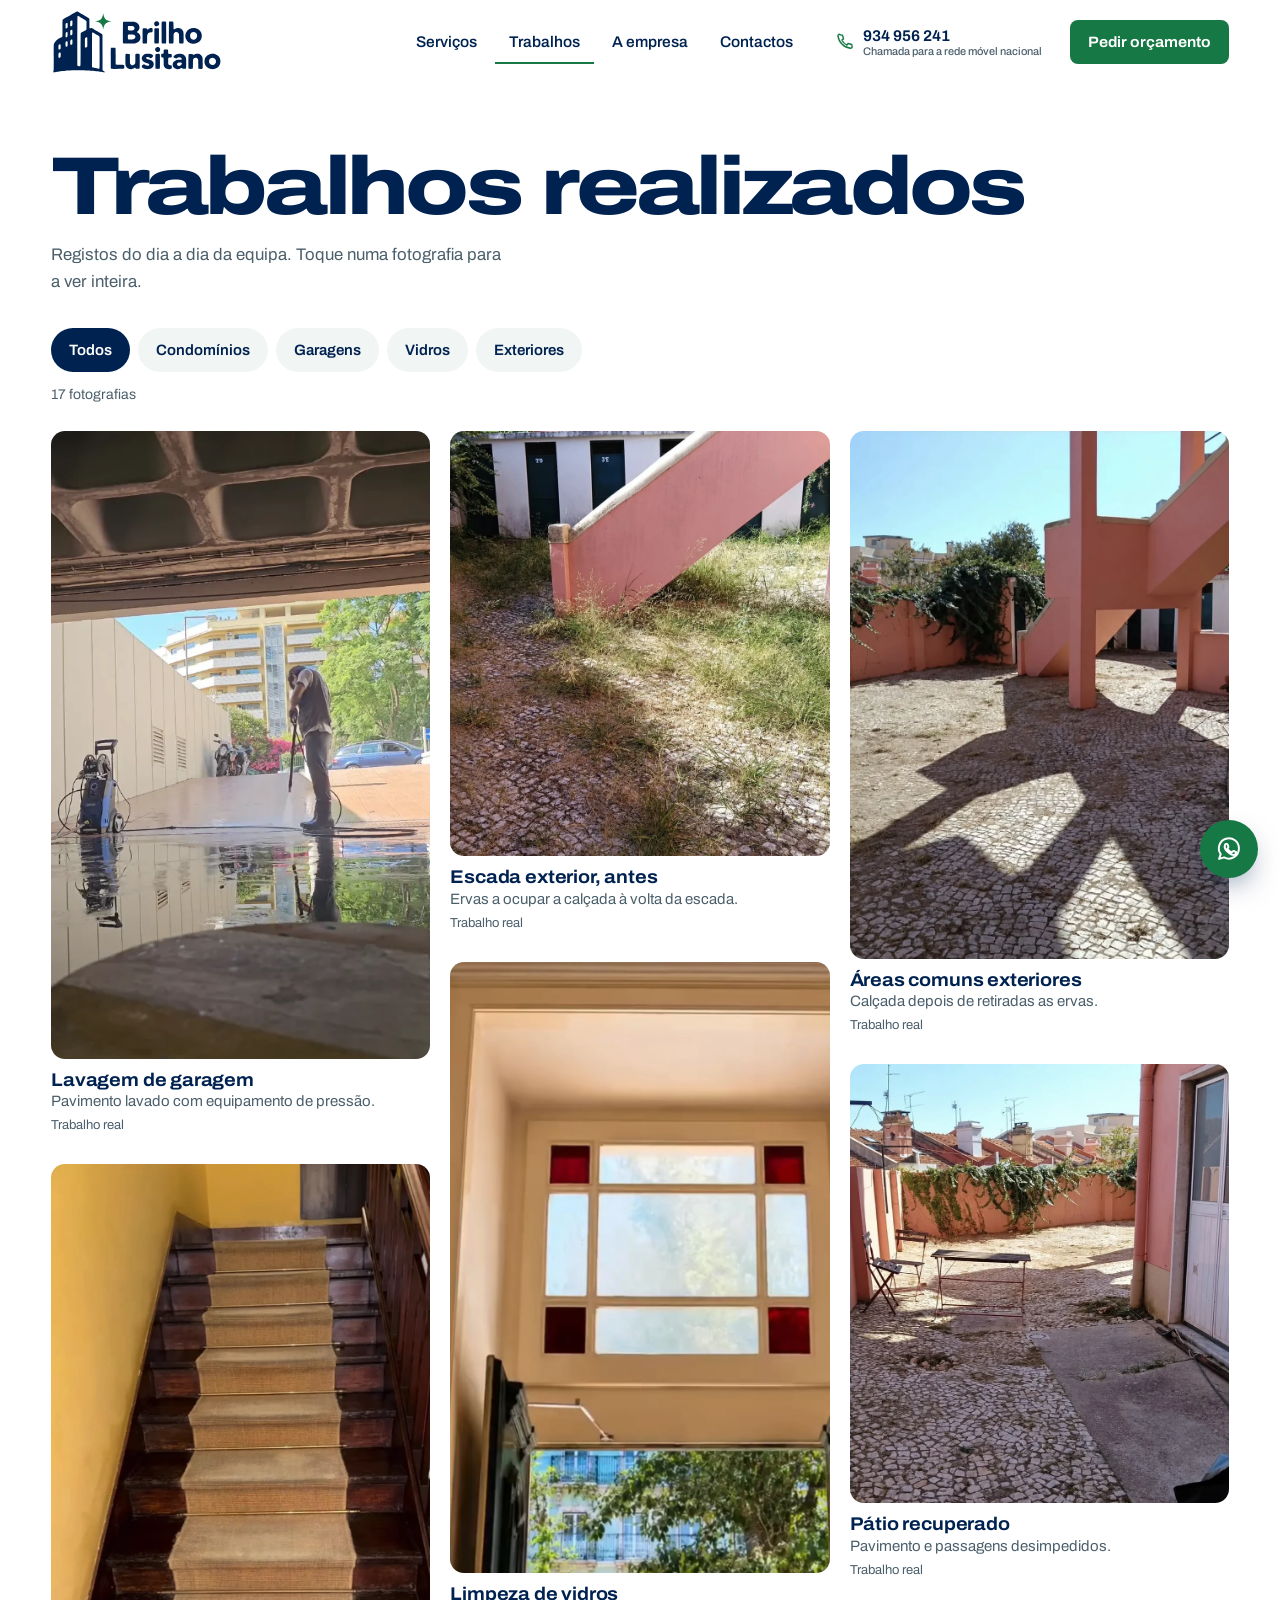
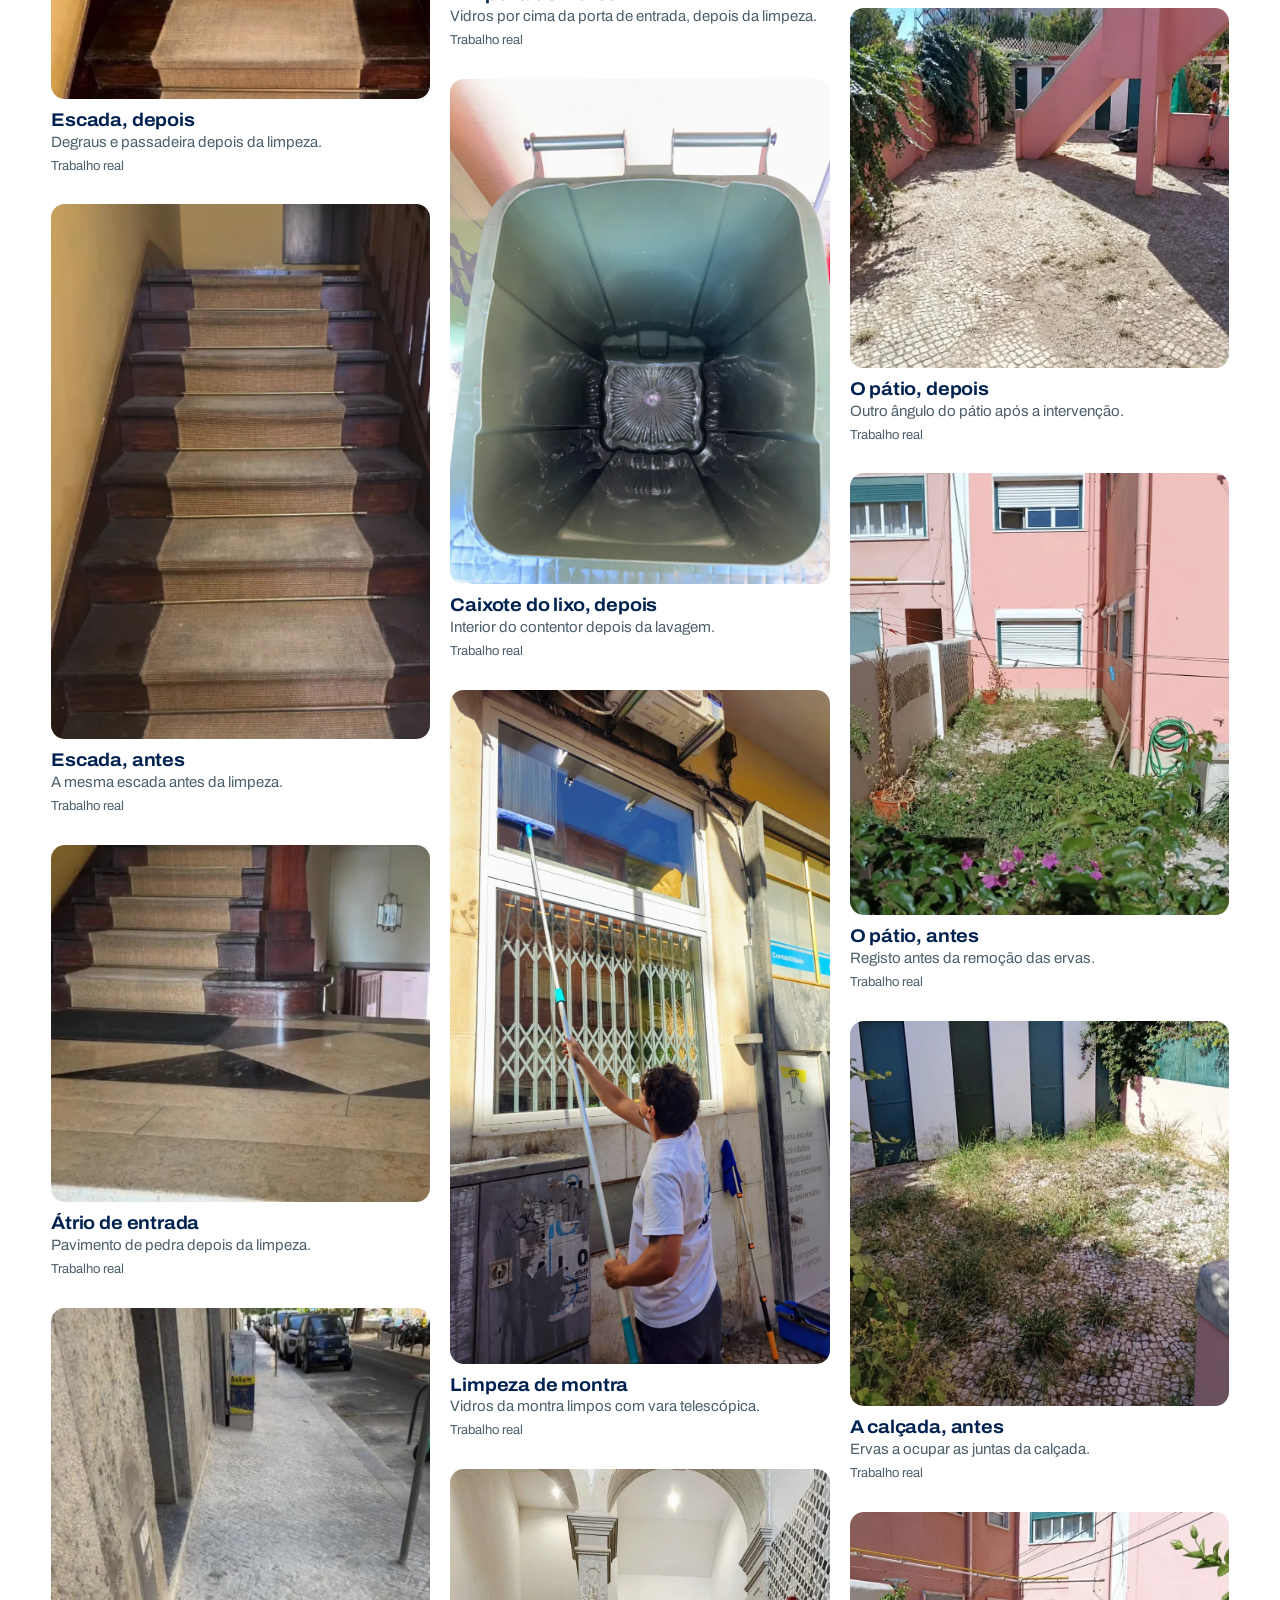
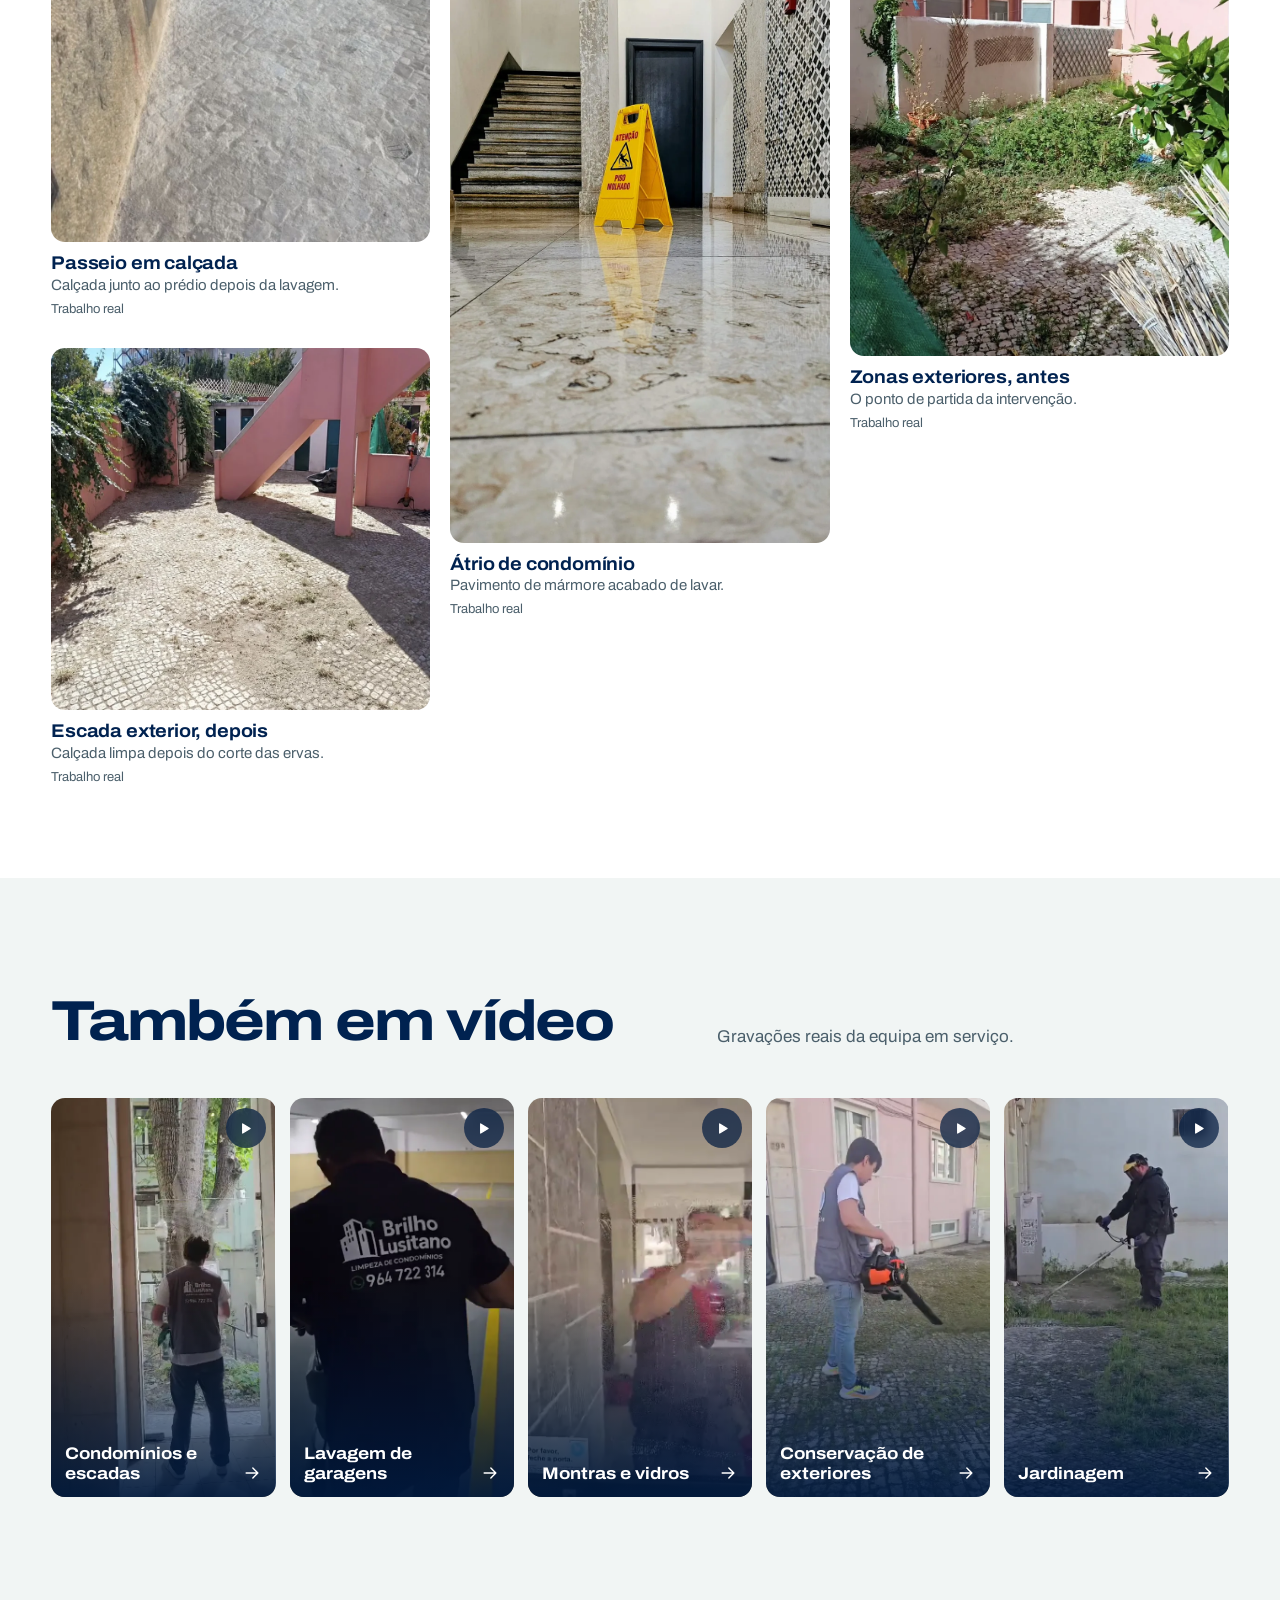
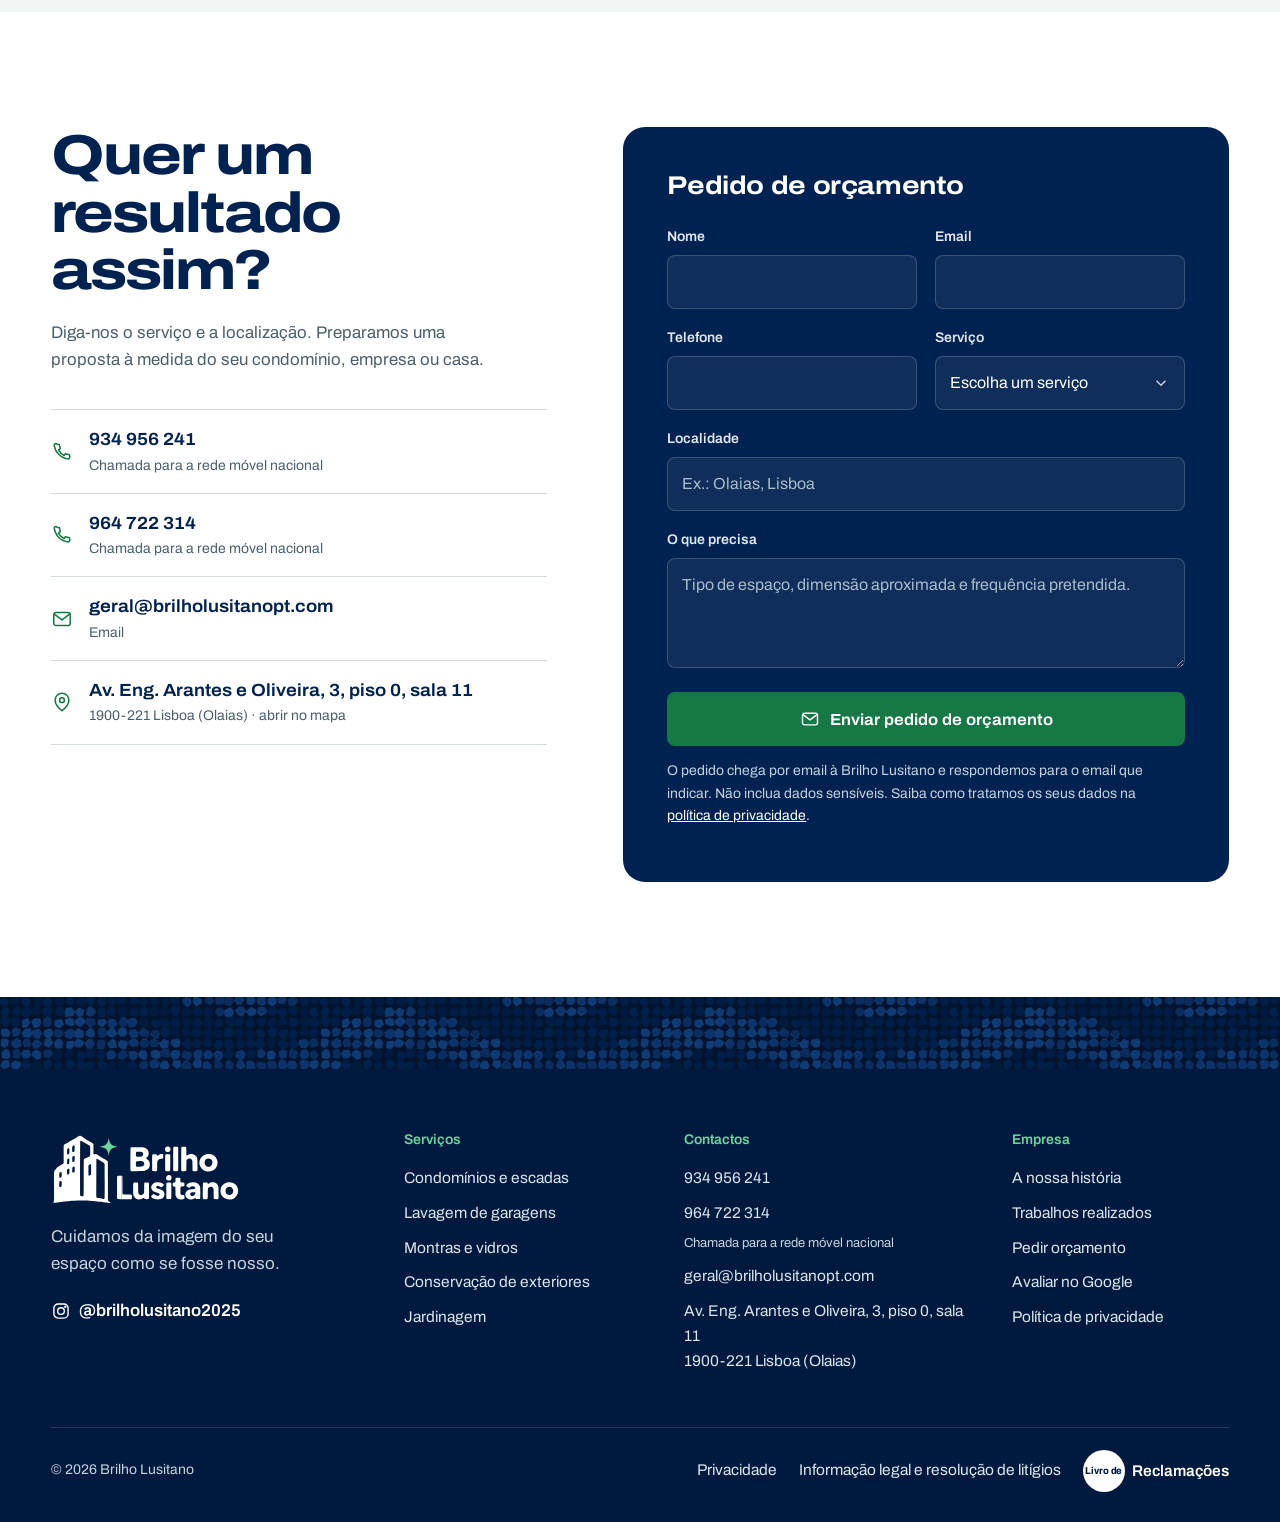
<file: galeria/index.html>
<!doctype html><html lang="pt-PT"><head><meta charset="utf-8"><meta name="viewport" content="width=device-width,initial-scale=1"><meta name="theme-color" content="#002250"><meta http-equiv="Content-Security-Policy" content="default-src 'self'; script-src 'self'; style-src 'self' 'unsafe-inline'; img-src 'self' data:; media-src 'self'; font-src 'self'; connect-src 'self' https://brilliant-dodol-3db81f.netlify.app https://api.web3forms.com; object-src 'none'; base-uri 'self'; form-action 'self'; upgrade-insecure-requests"><meta name="referrer" content="strict-origin-when-cross-origin"><title>Trabalhos realizados | Brilho Lusitano</title><meta name="description" content="Fotografias e vídeos de limpeza de garagens, vidros, átrios e calçadas de condomínios pela Brilho Lusitano em Lisboa, Sintra, Cascais e região."><link rel="canonical" href="https://brilholusitanopt.com/galeria/"><meta property="og:type" content="website"><meta property="og:locale" content="pt_PT"><meta property="og:title" content="Trabalhos realizados | Brilho Lusitano"><meta property="og:description" content="Fotografias e vídeos de limpeza de garagens, vidros, átrios e calçadas de condomínios pela Brilho Lusitano em Lisboa, Sintra, Cascais e região."><meta property="og:url" content="https://brilholusitanopt.com/galeria/"><meta property="og:image" content="https://brilholusitanopt.com/assets/og-brilho-lusitano.jpg"><meta property="og:image:width" content="1200"><meta property="og:image:height" content="630"><meta property="og:image:alt" content="Brilho Lusitano: limpeza de condomínios em Lisboa"><meta property="og:site_name" content="Brilho Lusitano"><meta name="twitter:card" content="summary_large_image"><meta name="robots" content="index,follow,max-image-preview:large"><link rel="icon" type="image/svg+xml" href="/assets/favicon.svg"><link rel="preload" href="/assets/fonts/archivo-variable.woff2" as="font" type="font/woff2" crossorigin><link rel="stylesheet" href="/styles.css"><script src="/app.js" defer></script></head><body><a class="skip" href="#main">Saltar para o conteúdo</a><header class="site-header"><div class="wrap bar"><a class="brand" href="/" aria-label="Brilho Lusitano, página inicial"><svg class="logo " viewBox="24 15 247 94" role="img" aria-label="Brilho Lusitano"><path class="logo-ink" d="M99.60 105.90C99.08 105.85 96.76 105.54 94.45 105.22C92.14 104.89 89.58 104.55 88.75 104.45C85.41 104.07 82.65 103.79 80.80 103.65C79.73 103.57 78.13 103.44 77.25 103.36C69.14 102.61 54.53 102.68 47.88 103.50C47.01 103.61 45.71 103.74 44.98 103.80C42.29 104.01 39.29 104.37 34.00 105.12C32.43 105.34 30.70 105.58 30.15 105.66C28.98 105.82 27.62 105.84 27.26 105.70C26.91 105.57 26.93 105.31 27.31 104.84C28.01 103.96 27.95 105.90 27.96 84.90C27.96 63.74 27.90 65.43 28.65 64.20C30.66 60.90 33.43 58.44 37.45 56.42C39.42 55.42 39.89 55.09 40.23 54.47L40.45 54.05L40.46 42.65C40.46 29.84 40.41 30.75 41.21 30.06C41.62 29.71 45.50 27.38 47.05 26.55C47.55 26.28 48.19 25.92 48.48 25.73C48.77 25.55 49.37 25.22 49.83 24.99C50.28 24.76 51.08 24.31 51.60 23.98C52.75 23.26 55.16 21.85 57.20 20.70C58.03 20.23 59.10 19.62 59.58 19.34C61.49 18.23 61.81 18.28 64.50 20.00C65.13 20.40 66.19 21.06 66.85 21.45C67.51 21.84 68.41 22.39 68.85 22.67C70.14 23.48 73.89 25.70 74.93 26.27C76.59 27.18 78.18 28.18 78.56 28.55C79.24 29.20 79.23 29.11 79.17 35.71C79.13 39.28 79.14 41.70 79.20 41.90C79.43 42.69 79.98 42.87 81.10 42.54C81.86 42.32 82.41 42.34 83.05 42.64C83.71 42.94 86.51 44.60 87.70 45.40C88.17 45.71 89.36 46.45 90.35 47.05C91.34 47.65 92.40 48.30 92.70 48.50C93.00 48.70 93.81 49.18 94.50 49.55C96.78 50.79 97.69 51.53 97.89 52.27C97.96 52.52 98.00 61.31 98.00 77.50C98.01 93.00 98.05 102.49 98.11 102.73C98.26 103.32 98.72 103.74 99.96 104.42C102.30 105.71 102.20 106.13 99.60 105.90ZM110.75 100.85C110.29 100.69 110.04 100.39 109.93 99.90C109.88 99.71 109.85 93.27 109.85 85.60C109.85 69.88 109.78 71.18 110.60 70.78C110.97 70.61 114.85 70.44 115.64 70.57L116.00 70.63L116.00 85.81L116.00 101.00L113.58 101.00C111.75 100.99 111.05 100.96 110.75 100.85ZM93.16 100.75C93.85 100.46 93.80 102.27 93.80 77.77C93.80 57.77 93.78 55.59 93.64 55.17C93.41 54.49 92.65 53.85 90.45 52.50C89.42 51.87 88.22 51.11 87.77 50.82C86.98 50.30 84.85 49.03 84.28 48.73C83.87 48.52 83.41 48.60 83.16 48.93L82.95 49.21L82.92 73.33C82.89 99.49 82.86 98.27 83.45 98.79C83.87 99.15 83.81 99.14 85.96 99.55C88.27 99.99 91.57 100.67 91.95 100.79C92.40 100.93 92.77 100.92 93.16 100.75ZM65.87 97.04C66.54 96.55 66.49 98.38 66.51 75.00C66.52 63.37 66.56 52.92 66.60 51.78L66.66 49.71L66.95 49.29C67.29 48.81 67.41 48.75 71.21 46.92C72.94 46.08 74.01 45.50 74.27 45.26C75.03 44.58 75.01 44.77 74.98 38.35L74.95 32.65L74.67 32.18C74.38 31.67 73.67 31.16 71.70 30.02C71.12 29.69 69.82 28.91 68.80 28.29C67.78 27.68 66.59 26.97 66.15 26.72C65.71 26.48 64.93 26.03 64.43 25.73C62.92 24.84 62.28 24.82 61.99 25.67C61.79 26.24 61.79 95.77 61.98 96.32C62.24 97.06 62.95 97.31 64.67 97.26C65.42 97.25 65.65 97.20 65.87 97.04ZM36.36 85.19C37.74 84.67 37.90 84.22 37.90 80.83C37.90 78.02 37.84 77.74 37.23 77.56C36.51 77.36 35.22 78.01 34.90 78.73C34.63 79.32 34.60 84.05 34.86 84.70C35.14 85.38 35.51 85.51 36.36 85.19ZM36.63 72.87C37.71 72.42 37.89 71.88 37.89 69.05C37.89 65.72 37.59 65.24 35.99 66.05C34.84 66.64 34.67 67.20 34.72 70.29C34.75 72.33 34.76 72.51 34.96 72.77C35.31 73.23 35.71 73.26 36.63 72.87ZM74.99 70.09C75.50 69.82 75.70 69.66 75.88 69.33L76.11 68.91L76.15 62.70C76.20 56.04 76.19 55.86 75.69 55.60C74.98 55.21 73.06 56.28 72.80 57.21C72.67 57.65 72.67 69.10 72.80 69.65C73.01 70.57 73.74 70.72 74.99 70.09ZM46.31 69.08C47.70 68.60 47.84 68.25 47.88 65.11C47.92 62.28 47.89 61.98 47.55 61.64C46.88 60.97 45.20 61.79 44.89 62.93C44.72 63.55 44.86 68.24 45.06 68.66C45.30 69.16 45.70 69.29 46.31 69.08ZM53.65 66.26C54.75 65.74 54.80 65.58 54.80 62.37C54.80 59.62 54.74 59.11 54.37 58.85C53.65 58.35 52.09 59.15 51.80 60.18C51.64 60.79 51.55 65.28 51.69 65.73C51.96 66.54 52.66 66.73 53.65 66.26ZM46.46 55.59C47.01 55.33 47.56 54.72 47.69 54.23C47.87 53.59 47.83 48.85 47.65 48.50C47.27 47.77 45.82 48.13 45.25 49.10C45.05 49.45 44.88 54.49 45.05 55.17C45.20 55.79 45.74 55.95 46.46 55.59ZM53.76 52.36C54.67 51.75 54.74 51.50 54.78 48.62C54.83 45.76 54.79 45.37 54.40 44.98C53.91 44.50 52.92 44.76 52.18 45.57C51.63 46.19 51.57 46.62 51.67 49.70L51.75 52.32L52.04 52.57C52.44 52.91 53.04 52.83 53.76 52.36ZM46.55 42.79C47.21 42.48 47.66 41.93 47.80 41.26C47.97 40.41 47.90 35.62 47.70 35.33C47.36 34.81 46.60 34.86 45.77 35.46C44.91 36.08 44.89 36.22 44.92 39.59L44.95 42.48L45.19 42.74C45.49 43.06 45.93 43.08 46.55 42.79ZM52.89 39.80C53.25 39.80 54.28 39.03 54.52 38.58C54.79 38.07 54.94 32.75 54.70 31.97C54.35 30.80 52.20 31.51 51.69 32.97C51.49 33.51 51.50 38.82 51.70 39.30C51.84 39.63 52.33 39.94 52.58 39.85C52.66 39.82 52.80 39.80 52.89 39.80Z"/><path class="logo-ink logo-word" d="M161.75 101.44C161.58 101.42 161.09 101.35 160.65 101.29C158.65 101.03 157.30 100.56 155.96 99.65C154.34 98.55 154.22 98.37 154.42 97.20C154.57 96.28 154.75 96.00 155.53 95.45C157.37 94.16 157.71 94.13 158.89 95.15C161.18 97.13 164.68 97.18 165.16 95.23C165.45 94.10 164.64 93.46 162.08 92.76C157.01 91.38 155.53 90.29 154.51 87.23C153.57 84.41 156.00 80.57 159.40 79.51C161.49 78.86 165.41 78.99 167.43 79.78C168.88 80.35 170.68 81.64 170.72 82.13C170.77 82.85 170.64 83.04 169.41 84.25C167.73 85.89 167.55 85.92 165.97 84.86C163.77 83.38 160.60 83.72 160.60 85.43C160.60 86.37 161.59 86.95 164.49 87.70C168.12 88.64 169.64 89.56 170.81 91.55C172.64 94.67 170.93 99.27 167.44 100.60C166.07 101.12 162.85 101.60 161.75 101.44ZM205.15 101.40C200.81 100.93 198.28 98.20 198.68 94.40C198.95 91.79 200.39 89.98 203.05 88.89C204.81 88.18 205.19 88.11 207.90 87.99C211.57 87.84 211.70 87.80 211.70 86.81C211.70 85.26 210.37 84.26 208.30 84.27C206.81 84.27 206.24 84.50 204.62 85.72C203.92 86.25 203.45 86.19 201.85 85.38C199.42 84.15 199.29 83.34 201.26 81.66C203.21 80.00 205.15 79.26 207.91 79.13C213.39 78.88 216.69 80.93 217.92 85.35C218.22 86.45 218.28 99.56 217.98 100.22C217.69 100.87 217.42 100.94 215.28 100.91C213.06 100.88 212.93 100.85 212.24 100.20C211.57 99.57 211.41 99.57 210.31 100.19C208.68 101.13 206.78 101.57 205.15 101.40ZM137.65 101.34C137.54 101.31 137.05 101.20 136.56 101.09C134.22 100.56 132.91 99.50 131.74 97.18C130.85 95.42 130.76 94.42 130.83 86.72C130.90 78.76 130.60 79.45 134.03 79.45C135.89 79.45 136.31 79.48 136.62 79.62C137.34 79.94 137.31 79.73 137.34 86.34C137.37 92.79 137.38 92.83 137.98 93.93C139.38 96.50 143.27 96.13 144.69 93.29C145.11 92.45 145.12 92.24 145.14 85.96C145.15 78.86 144.88 79.47 148.04 79.42C150.17 79.38 150.62 79.46 151.07 79.92L151.35 80.21L151.40 83.38C151.54 91.32 151.46 99.82 151.26 100.24C150.91 100.93 150.54 101.02 148.22 100.98C145.97 100.95 145.79 100.89 145.33 100.17C144.81 99.35 144.53 99.31 143.61 99.90C142.06 100.90 140.82 101.30 139.05 101.35C138.39 101.37 137.76 101.37 137.65 101.34ZM192.25 101.34C188.60 100.79 187.20 99.78 186.24 96.99L185.85 95.85L185.80 90.70C185.74 84.47 185.84 84.81 183.99 84.60C182.39 84.42 182.18 84.10 182.22 81.95C182.27 79.82 182.45 79.56 183.99 79.41C185.64 79.24 185.74 79.09 185.80 76.30C185.88 73.10 185.81 73.17 189.21 73.22C192.25 73.26 192.13 73.14 192.20 76.27C192.27 79.35 192.29 79.38 194.95 79.49C197.34 79.58 197.47 79.71 197.52 82.10C197.57 84.34 197.42 84.48 194.91 84.59C192.21 84.71 192.36 84.43 192.32 89.43C192.29 93.86 192.31 94.04 193.00 94.83C193.63 95.54 194.09 95.72 195.33 95.71C197.16 95.70 197.46 96.05 197.56 98.40C197.64 100.47 197.53 100.62 195.43 101.06C194.30 101.30 192.84 101.43 192.25 101.34ZM253.55 101.15C250.70 100.59 249.29 99.87 247.40 98.00C244.62 95.24 243.79 92.00 244.70 87.54C246.37 79.42 257.45 76.27 263.90 82.07C268.99 86.65 268.35 95.52 262.65 99.37C260.18 101.04 256.59 101.74 253.55 101.15ZM116.00 85.85C116.00 77.52 116.03 70.70 116.06 70.70C116.23 70.70 116.52 70.95 116.67 71.23C116.84 71.53 116.85 72.30 116.90 82.70C116.95 94.86 116.92 94.12 117.50 94.65C117.71 94.84 117.94 94.85 122.99 94.95C129.80 95.09 129.25 94.81 129.25 98.05C129.25 101.23 129.95 100.94 122.12 100.98L116.00 101.01L116.00 85.85ZM174.63 100.85C173.93 100.55 173.97 101.13 173.93 90.31C173.91 81.47 173.92 80.55 174.06 80.30C174.34 79.84 174.70 79.70 175.72 79.66C176.23 79.63 176.78 79.57 176.93 79.51C177.70 79.21 179.55 79.43 180.02 79.88C180.48 80.31 180.48 80.32 180.46 90.45C180.45 101.32 180.50 100.54 179.73 100.86C179.26 101.06 175.09 101.05 174.63 100.85ZM222.12 100.80C221.80 100.66 221.65 100.51 221.53 100.23C221.16 99.33 221.29 80.83 221.68 80.16C222.03 79.56 222.24 79.51 224.50 79.48C226.91 79.45 227.02 79.48 227.60 80.44C228.18 81.39 228.41 81.39 229.64 80.46C230.94 79.46 232.07 79.15 234.35 79.15C237.02 79.16 238.24 79.72 239.97 81.71C240.71 82.55 240.86 82.83 241.25 83.95C241.81 85.59 241.82 85.69 241.87 93.06C241.92 100.61 241.94 100.41 241.28 100.77C240.74 101.06 236.90 101.10 236.25 100.81C235.47 100.47 235.50 100.70 235.50 94.22C235.50 87.97 235.51 88.07 234.87 86.87C233.26 83.83 228.76 84.47 228.00 87.86C227.93 88.14 227.87 90.59 227.85 94.12C227.79 100.66 227.81 100.47 227.08 100.80C226.43 101.09 222.77 101.09 222.12 100.80ZM209.45 96.46C211.46 95.47 212.55 93.03 211.37 92.16C211.04 91.91 208.48 91.80 207.47 91.99C204.88 92.47 203.99 94.80 205.86 96.23C206.90 97.02 208.15 97.10 209.45 96.46ZM256.98 95.45C258.58 95.07 259.78 94.04 260.57 92.34C260.83 91.78 260.85 91.67 260.85 90.34L260.85 88.93L260.42 88.06C258.39 83.98 253.27 83.89 251.37 87.89C250.98 88.71 250.86 90.76 251.14 91.93C251.75 94.53 254.31 96.08 256.98 95.45ZM175.89 76.67C173.23 75.55 172.64 72.62 174.70 70.77C177.73 68.04 182.18 71.19 180.45 74.84C179.68 76.48 177.50 77.35 175.89 76.67ZM227.20 64.93C222.86 64.44 219.39 61.83 217.75 57.82C216.98 55.92 216.95 55.77 216.95 53.70C216.96 51.38 217.28 50.15 218.46 48.02C221.83 41.88 230.56 40.33 236.51 44.82C238.83 46.57 240.60 50.23 240.60 53.27C240.60 56.22 239.29 59.72 237.55 61.44C234.83 64.11 231.10 65.37 227.20 64.93ZM128.38 64.60C127.96 64.52 127.65 64.29 127.44 63.89C127.19 63.40 127.21 34.66 127.46 34.14C127.84 33.35 127.39 33.39 135.85 33.43L143.35 33.46L144.50 33.74C148.61 34.72 151.05 37.55 151.05 41.30C151.04 43.95 150.35 45.38 148.12 47.30C147.20 48.11 147.34 48.47 148.85 49.24C151.64 50.65 152.99 53.85 152.35 57.50C151.83 60.45 150.44 62.11 147.25 63.58C145.10 64.58 144.48 64.64 135.80 64.66C131.92 64.67 128.58 64.64 128.38 64.60ZM156.25 64.51C155.43 64.14 155.49 64.95 155.50 53.73C155.51 42.60 155.46 43.27 156.20 42.88C156.50 42.72 156.80 42.70 158.60 42.70C161.01 42.70 161.38 42.80 161.73 43.55C162.08 44.32 162.15 44.43 162.31 44.53C162.57 44.69 162.91 44.54 163.60 43.95C165.05 42.70 168.29 41.87 169.27 42.49C169.92 42.90 169.95 43.03 169.94 45.21C169.92 48.24 169.87 48.31 167.81 48.41C165.10 48.54 163.63 49.36 162.75 51.22C162.13 52.52 162.12 52.64 162.05 58.35C161.98 64.14 161.99 64.06 161.29 64.41C160.74 64.69 156.80 64.77 156.25 64.51ZM183.60 64.53C182.82 64.12 182.88 65.51 182.88 48.90C182.88 32.29 182.82 33.56 183.60 33.18C184.14 32.91 188.19 32.91 188.70 33.19C189.52 33.62 189.45 32.18 189.45 48.80C189.45 65.42 189.52 63.99 188.70 64.41C188.14 64.69 184.09 64.79 183.60 64.53ZM194.40 64.59C193.95 64.45 193.64 64.16 193.48 63.71C193.28 63.16 193.29 34.19 193.49 33.73C193.79 33.02 194.08 32.95 196.55 32.98C200.15 33.03 199.87 32.54 199.94 38.92C199.99 43.58 200.01 43.91 200.34 44.12C200.60 44.30 201.00 44.16 201.78 43.64C203.39 42.56 204.85 42.13 206.64 42.23C209.65 42.38 212.33 43.97 213.40 46.22C214.41 48.35 214.52 49.49 214.48 57.45C214.45 64.19 214.47 63.93 213.80 64.38C213.31 64.71 208.87 64.69 208.50 64.35C207.99 63.89 208.00 64.02 207.96 57.62C207.92 51.02 207.94 51.21 207.25 50.05C207.06 49.72 206.69 49.26 206.45 49.03C204.67 47.38 201.21 48.24 200.29 50.56L200.06 51.15L200.00 57.40C199.94 64.27 199.97 64.06 199.33 64.47C199.01 64.68 195.04 64.77 194.40 64.59ZM173.12 64.40C172.36 63.93 172.39 64.53 172.42 53.47L172.45 43.63L172.92 43.14L173.39 42.65L175.79 42.65C178.06 42.65 178.20 42.66 178.47 42.86C179.15 43.36 179.11 42.66 179.04 53.70C178.97 64.59 179.00 64.02 178.37 64.40C177.87 64.71 173.62 64.70 173.12 64.40ZM229.64 59.00C233.75 58.33 235.35 52.63 232.29 49.58C230.50 47.79 227.63 47.66 225.43 49.28C223.73 50.54 223.18 53.92 224.30 56.29C225.17 58.12 227.57 59.34 229.64 59.00ZM142.45 58.56C145.20 57.78 146.19 54.64 144.26 52.81C143.01 51.64 141.85 51.43 137.53 51.58C134.30 51.69 134.42 51.56 134.39 55.15C134.37 58.97 134.17 58.81 138.80 58.76C141.30 58.74 141.96 58.70 142.45 58.56ZM141.68 45.63C143.62 44.85 144.47 42.81 143.61 41.05C142.90 39.62 141.90 39.29 138.04 39.27C134.33 39.24 134.47 39.13 134.42 42.39C134.36 45.97 134.30 45.92 138.45 45.87C140.94 45.84 141.19 45.83 141.68 45.63ZM174.60 39.71C171.60 38.79 171.29 34.24 174.14 32.89C177.30 31.39 180.64 34.66 179.08 37.73C178.30 39.28 176.21 40.20 174.60 39.71Z"/><g class="logo-star"><path class="star-rays" d="M99 12v41M78.5 32.8h41" /><path class="star-core" d="M99 21.2C100.3 29.5 102.5 31.6 110.6 32.8C102.5 34 100.3 36.1 99 44.4C97.7 36.1 95.5 34 87.4 32.8C95.5 31.6 97.7 29.5 99 21.2Z"/></g></svg></a><nav class="nav" id="nav" aria-label="Navegação principal"><a href="/#servicos">Serviços</a><a href="/galeria/" aria-current="page">Trabalhos</a><a href="/#empresa">A empresa</a><a href="/#contactos">Contactos</a><div class="nav-mobile-extra"><a href="tel:+351934956241"><svg class="ico" viewBox="0 0 24 24" aria-hidden="true"><path d="M6.6 3.5 9 3.9l1.2 4.4-2 1.4a12 12 0 0 0 6.1 6.1l1.4-2 4.4 1.2.4 2.4c.1 1-.7 2.1-1.8 2.1A17.3 17.3 0 0 1 3.5 4.6c0-1.1 1.1-1.9 2.1-1.8Z"/></svg>934 956 241</a><a href="tel:+351964722314"><svg class="ico" viewBox="0 0 24 24" aria-hidden="true"><path d="M6.6 3.5 9 3.9l1.2 4.4-2 1.4a12 12 0 0 0 6.1 6.1l1.4-2 4.4 1.2.4 2.4c.1 1-.7 2.1-1.8 2.1A17.3 17.3 0 0 1 3.5 4.6c0-1.1 1.1-1.9 2.1-1.8Z"/></svg>964 722 314</a><small class="call-note">Chamada para a rede móvel nacional</small></div></nav><a class="bar-phone" href="tel:+351934956241"><svg class="ico" viewBox="0 0 24 24" aria-hidden="true"><path d="M6.6 3.5 9 3.9l1.2 4.4-2 1.4a12 12 0 0 0 6.1 6.1l1.4-2 4.4 1.2.4 2.4c.1 1-.7 2.1-1.8 2.1A17.3 17.3 0 0 1 3.5 4.6c0-1.1 1.1-1.9 2.1-1.8Z"/></svg><span class="bar-phone-text"><span>934 956 241</span><small>Chamada para a rede móvel nacional</small></span></a><a class="btn btn-sm" href="/#contactos">Pedir orçamento</a><button class="menu-button" type="button" aria-label="Abrir menu" aria-expanded="false" aria-controls="nav"><svg class="ico" viewBox="0 0 24 24" aria-hidden="true"><path d="M4 8h16M4 16h16"/></svg><svg class="ico" viewBox="0 0 24 24" aria-hidden="true"><path d="M6 6l12 12M18 6 6 18"/></svg></button></div></header><main id="main"><section class="gallery-page"><div class="wrap"><div class="page-head"><h1>Trabalhos realizados</h1><p class="lede">Registos do dia a dia da equipa. Toque numa fotografia para a ver inteira.</p></div><div class="chips" role="group" aria-label="Filtrar por serviço"><button type="button" class="chip" data-filter="Todos" aria-pressed="true">Todos</button><button type="button" class="chip" data-filter="Condomínios" aria-pressed="false">Condomínios</button><button type="button" class="chip" data-filter="Garagens" aria-pressed="false">Garagens</button><button type="button" class="chip" data-filter="Vidros" aria-pressed="false">Vidros</button><button type="button" class="chip" data-filter="Exteriores" aria-pressed="false">Exteriores</button></div><p class="photo-count" role="status" aria-live="polite">17 fotografias</p><ul class="masonry"><li class="tile" data-category="Garagens"><button type="button" class="tile-open" data-image="/assets/garagem.webp" data-caption="Lavagem de garagem. Pavimento lavado com equipamento de pressão. Trabalho real." aria-label="Ampliar: Lavagem de garagem"><img srcset="/assets/garagem-480.webp 480w, /assets/garagem.webp 492w" sizes="(max-width: 800px) 100vw, 45vw" src="/assets/garagem.webp" alt="Lavagem de garagem: Pavimento lavado com equipamento de pressão." loading="lazy"></button><div class="tile-info"><h2>Lavagem de garagem</h2><p>Pavimento lavado com equipamento de pressão.</p><p class="src">Trabalho real</p></div></li><li class="tile" data-category="Condomínios"><button type="button" class="tile-open" data-image="/assets/ba-escadas-depois.webp" data-caption="Escada, depois. Degraus e passadeira depois da limpeza. Trabalho real." aria-label="Ampliar: Escada, depois"><img srcset="/assets/ba-escadas-depois-480.webp 480w, /assets/ba-escadas-depois.webp 900w" sizes="(max-width: 800px) 100vw, 45vw" src="/assets/ba-escadas-depois.webp" alt="Escada, depois: Degraus e passadeira depois da limpeza." loading="lazy"></button><div class="tile-info"><h2>Escada, depois</h2><p>Degraus e passadeira depois da limpeza.</p><p class="src">Trabalho real</p></div></li><li class="tile" data-category="Condomínios"><button type="button" class="tile-open" data-image="/assets/ba-escadas-antes.webp" data-caption="Escada, antes. A mesma escada antes da limpeza. Trabalho real." aria-label="Ampliar: Escada, antes"><img srcset="/assets/ba-escadas-antes-480.webp 480w, /assets/ba-escadas-antes.webp 900w" sizes="(max-width: 800px) 100vw, 45vw" src="/assets/ba-escadas-antes.webp" alt="Escada, antes: A mesma escada antes da limpeza." loading="lazy"></button><div class="tile-info"><h2>Escada, antes</h2><p>A mesma escada antes da limpeza.</p><p class="src">Trabalho real</p></div></li><li class="tile" data-category="Condomínios"><button type="button" class="tile-open" data-image="/assets/ba-atrio-depois.webp" data-caption="Átrio de entrada. Pavimento de pedra depois da limpeza. Trabalho real." aria-label="Ampliar: Átrio de entrada"><img srcset="/assets/ba-atrio-depois-480.webp 480w, /assets/ba-atrio-depois.webp 900w" sizes="(max-width: 800px) 100vw, 45vw" src="/assets/ba-atrio-depois.webp" alt="Átrio de entrada: Pavimento de pedra depois da limpeza." loading="lazy"></button><div class="tile-info"><h2>Átrio de entrada</h2><p>Pavimento de pedra depois da limpeza.</p><p class="src">Trabalho real</p></div></li><li class="tile" data-category="Exteriores"><button type="button" class="tile-open" data-image="/assets/ba-passeio-depois.webp" data-caption="Passeio em calçada. Calçada junto ao prédio depois da lavagem. Trabalho real." aria-label="Ampliar: Passeio em calçada"><img srcset="/assets/ba-passeio-depois-480.webp 480w, /assets/ba-passeio-depois.webp 900w" sizes="(max-width: 800px) 100vw, 45vw" src="/assets/ba-passeio-depois.webp" alt="Passeio em calçada: Calçada junto ao prédio depois da lavagem." loading="lazy"></button><div class="tile-info"><h2>Passeio em calçada</h2><p>Calçada junto ao prédio depois da lavagem.</p><p class="src">Trabalho real</p></div></li><li class="tile" data-category="Exteriores"><button type="button" class="tile-open" data-image="/assets/ba-escada-ext-depois.webp" data-caption="Escada exterior, depois. Calçada limpa depois do corte das ervas. Trabalho real." aria-label="Ampliar: Escada exterior, depois"><img srcset="/assets/ba-escada-ext-depois-480.webp 480w, /assets/ba-escada-ext-depois.webp 900w" sizes="(max-width: 800px) 100vw, 45vw" src="/assets/ba-escada-ext-depois.webp" alt="Escada exterior, depois: Calçada limpa depois do corte das ervas." loading="lazy"></button><div class="tile-info"><h2>Escada exterior, depois</h2><p>Calçada limpa depois do corte das ervas.</p><p class="src">Trabalho real</p></div></li><li class="tile" data-category="Exteriores"><button type="button" class="tile-open" data-image="/assets/ba-escada-ext-antes.webp" data-caption="Escada exterior, antes. Ervas a ocupar a calçada à volta da escada. Trabalho real." aria-label="Ampliar: Escada exterior, antes"><img srcset="/assets/ba-escada-ext-antes-480.webp 480w, /assets/ba-escada-ext-antes.webp 900w" sizes="(max-width: 800px) 100vw, 45vw" src="/assets/ba-escada-ext-antes.webp" alt="Escada exterior, antes: Ervas a ocupar a calçada à volta da escada." loading="lazy"></button><div class="tile-info"><h2>Escada exterior, antes</h2><p>Ervas a ocupar a calçada à volta da escada.</p><p class="src">Trabalho real</p></div></li><li class="tile" data-category="Vidros"><button type="button" class="tile-open" data-image="/assets/ba-bandeira-depois.webp" data-caption="Limpeza de vidros. Vidros por cima da porta de entrada, depois da limpeza. Trabalho real." aria-label="Ampliar: Limpeza de vidros"><img srcset="/assets/ba-bandeira-depois-480.webp 480w, /assets/ba-bandeira-depois.webp 806w" sizes="(max-width: 800px) 100vw, 45vw" src="/assets/ba-bandeira-depois.webp" alt="Limpeza de vidros: Vidros por cima da porta de entrada, depois da limpeza." loading="lazy"></button><div class="tile-info"><h2>Limpeza de vidros</h2><p>Vidros por cima da porta de entrada, depois da limpeza.</p><p class="src">Trabalho real</p></div></li><li class="tile" data-category="Condomínios"><button type="button" class="tile-open" data-image="/assets/ba-caixote-depois.webp" data-caption="Caixote do lixo, depois. Interior do contentor depois da lavagem. Trabalho real." aria-label="Ampliar: Caixote do lixo, depois"><img srcset="/assets/ba-caixote-depois-480.webp 480w, /assets/ba-caixote-depois.webp 900w" sizes="(max-width: 800px) 100vw, 45vw" src="/assets/ba-caixote-depois.webp" alt="Caixote do lixo, depois: Interior do contentor depois da lavagem." loading="lazy"></button><div class="tile-info"><h2>Caixote do lixo, depois</h2><p>Interior do contentor depois da lavagem.</p><p class="src">Trabalho real</p></div></li><li class="tile" data-category="Vidros"><button type="button" class="tile-open" data-image="/assets/vidros-montra.webp" data-caption="Limpeza de montra. Vidros da montra limpos com vara telescópica. Trabalho real." aria-label="Ampliar: Limpeza de montra"><img srcset="/assets/vidros-montra-480.webp 480w, /assets/vidros-montra.webp 1000w" sizes="(max-width: 800px) 100vw, 45vw" src="/assets/vidros-montra.webp" alt="Limpeza de montra: Vidros da montra limpos com vara telescópica." loading="lazy"></button><div class="tile-info"><h2>Limpeza de montra</h2><p>Vidros da montra limpos com vara telescópica.</p><p class="src">Trabalho real</p></div></li><li class="tile" data-category="Condomínios"><button type="button" class="tile-open" data-image="/assets/atrio-condominio.webp" data-caption="Átrio de condomínio. Pavimento de mármore acabado de lavar. Trabalho real." aria-label="Ampliar: Átrio de condomínio"><img srcset="/assets/atrio-condominio-480.webp 480w, /assets/atrio-condominio.webp 1000w" sizes="(max-width: 800px) 100vw, 45vw" src="/assets/atrio-condominio.webp" alt="Átrio de condomínio: Pavimento de mármore acabado de lavar." loading="lazy"></button><div class="tile-info"><h2>Átrio de condomínio</h2><p>Pavimento de mármore acabado de lavar.</p><p class="src">Trabalho real</p></div></li><li class="tile" data-category="Condomínios"><button type="button" class="tile-open" data-image="/assets/calcada-depois.webp" data-caption="Áreas comuns exteriores. Calçada depois de retiradas as ervas. Trabalho real." aria-label="Ampliar: Áreas comuns exteriores"><img srcset="/assets/calcada-depois-480.webp 480w, /assets/calcada-depois.webp 883w" sizes="(max-width: 800px) 100vw, 45vw" src="/assets/calcada-depois.webp" alt="Áreas comuns exteriores: Calçada depois de retiradas as ervas." loading="lazy"></button><div class="tile-info"><h2>Áreas comuns exteriores</h2><p>Calçada depois de retiradas as ervas.</p><p class="src">Trabalho real</p></div></li><li class="tile" data-category="Exteriores"><button type="button" class="tile-open" data-image="/assets/exterior-depois.webp" data-caption="Pátio recuperado. Pavimento e passagens desimpedidos. Trabalho real." aria-label="Ampliar: Pátio recuperado"><img srcset="/assets/exterior-depois-480.webp 480w, /assets/exterior-depois.webp 900w" sizes="(max-width: 800px) 100vw, 45vw" src="/assets/exterior-depois.webp" alt="Pátio recuperado: Pavimento e passagens desimpedidos." loading="lazy"></button><div class="tile-info"><h2>Pátio recuperado</h2><p>Pavimento e passagens desimpedidos.</p><p class="src">Trabalho real</p></div></li><li class="tile" data-category="Exteriores"><button type="button" class="tile-open" data-image="/assets/patio-depois.webp" data-caption="O pátio, depois. Outro ângulo do pátio após a intervenção. Trabalho real." aria-label="Ampliar: O pátio, depois"><img srcset="/assets/patio-depois-480.webp 480w, /assets/patio-depois.webp 614w" sizes="(max-width: 800px) 100vw, 45vw" src="/assets/patio-depois.webp" alt="O pátio, depois: Outro ângulo do pátio após a intervenção." loading="lazy"></button><div class="tile-info"><h2>O pátio, depois</h2><p>Outro ângulo do pátio após a intervenção.</p><p class="src">Trabalho real</p></div></li><li class="tile" data-category="Exteriores"><button type="button" class="tile-open" data-image="/assets/patio-antes.webp" data-caption="O pátio, antes. Registo antes da remoção das ervas. Trabalho real." aria-label="Ampliar: O pátio, antes"><img srcset="/assets/patio-antes-480.webp 480w, /assets/patio-antes.webp 900w" sizes="(max-width: 800px) 100vw, 45vw" src="/assets/patio-antes.webp" alt="O pátio, antes: Registo antes da remoção das ervas." loading="lazy"></button><div class="tile-info"><h2>O pátio, antes</h2><p>Registo antes da remoção das ervas.</p><p class="src">Trabalho real</p></div></li><li class="tile" data-category="Condomínios"><button type="button" class="tile-open" data-image="/assets/calcada-antes.webp" data-caption="A calçada, antes. Ervas a ocupar as juntas da calçada. Trabalho real." aria-label="Ampliar: A calçada, antes"><img srcset="/assets/calcada-antes-480.webp 480w, /assets/calcada-antes.webp 900w" sizes="(max-width: 800px) 100vw, 45vw" src="/assets/calcada-antes.webp" alt="A calçada, antes: Ervas a ocupar as juntas da calçada." loading="lazy"></button><div class="tile-info"><h2>A calçada, antes</h2><p>Ervas a ocupar as juntas da calçada.</p><p class="src">Trabalho real</p></div></li><li class="tile" data-category="Exteriores"><button type="button" class="tile-open" data-image="/assets/exterior-antes.webp" data-caption="Zonas exteriores, antes. O ponto de partida da intervenção. Trabalho real." aria-label="Ampliar: Zonas exteriores, antes"><img srcset="/assets/exterior-antes-480.webp 480w, /assets/exterior-antes.webp 900w" sizes="(max-width: 800px) 100vw, 45vw" src="/assets/exterior-antes.webp" alt="Zonas exteriores, antes: O ponto de partida da intervenção." loading="lazy"></button><div class="tile-info"><h2>Zonas exteriores, antes</h2><p>O ponto de partida da intervenção.</p><p class="src">Trabalho real</p></div></li></ul></div></section><dialog class="photo-dialog" aria-label="Fotografia ampliada"><button type="button" class="dialog-close photo-close" aria-label="Fechar"><svg class="ico" viewBox="0 0 24 24" aria-hidden="true"><path d="M6 6l12 12M18 6 6 18"/></svg></button><img class="photo-large" alt=""><div class="photo-bar"><button type="button" class="photo-prev" aria-label="Fotografia anterior"><svg class="ico" viewBox="0 0 24 24" aria-hidden="true"><path d="M5 12h14M13 6l6 6-6 6"/></svg></button><p class="photo-caption"></p><span class="photo-pos"></span><button type="button" class="photo-next" aria-label="Fotografia seguinte"><svg class="ico" viewBox="0 0 24 24" aria-hidden="true"><path d="M5 12h14M13 6l6 6-6 6"/></svg></button></div></dialog><section class="reels" id="em-acao"><div class="wrap"><div class="reels-head"><h2>Também em vídeo</h2><p>Gravações reais da equipa em serviço.</p></div><ul class="reel-row"><li class="reel"><video class="loop-video " data-autoplay muted loop playsinline preload="none" poster="/assets/video/condominios-poster.webp" aria-label="Limpeza do vidro da porta de entrada de um condomínio"><source src="/assets/video/condominios.mp4" type="video/mp4"></video><a class="reel-link" href="/limpeza-condominios-lisboa/"><span class="reel-label"><span>Condomínios e escadas</span><svg class="ico" viewBox="0 0 24 24" aria-hidden="true"><path d="M5 12h14M13 6l6 6-6 6"/></svg></span></a><button type="button" class="loop-toggle" aria-label="Pausar vídeo" data-playing="true"><svg class="ico" viewBox="0 0 24 24" aria-hidden="true"><path d="M8 5v14M16 5v14"/></svg><svg class="ico" viewBox="0 0 24 24" aria-hidden="true"><path d="M8 5.5v13l10.5-6.5L8 5.5Z"/></svg></button></li><li class="reel"><video class="loop-video " data-autoplay muted loop playsinline preload="none" poster="/assets/video/garagens-poster.webp" aria-label="Lavagem de garagem com máquina lavadora de pavimentos e jato de pressão"><source src="/assets/video/garagens.mp4" type="video/mp4"></video><a class="reel-link" href="/lavagem-garagens-lisboa/"><span class="reel-label"><span>Lavagem de garagens</span><svg class="ico" viewBox="0 0 24 24" aria-hidden="true"><path d="M5 12h14M13 6l6 6-6 6"/></svg></span></a><button type="button" class="loop-toggle" aria-label="Pausar vídeo" data-playing="true"><svg class="ico" viewBox="0 0 24 24" aria-hidden="true"><path d="M8 5v14M16 5v14"/></svg><svg class="ico" viewBox="0 0 24 24" aria-hidden="true"><path d="M8 5.5v13l10.5-6.5L8 5.5Z"/></svg></button></li><li class="reel"><video class="loop-video " data-autoplay muted loop playsinline preload="none" poster="/assets/video/vidros-poster.webp" aria-label="Limpeza de uma porta de vidro com detergente e rodo"><source src="/assets/video/vidros.mp4" type="video/mp4"></video><a class="reel-link" href="/limpeza-vidros-montras-lisboa/"><span class="reel-label"><span>Montras e vidros</span><svg class="ico" viewBox="0 0 24 24" aria-hidden="true"><path d="M5 12h14M13 6l6 6-6 6"/></svg></span></a><button type="button" class="loop-toggle" aria-label="Pausar vídeo" data-playing="true"><svg class="ico" viewBox="0 0 24 24" aria-hidden="true"><path d="M8 5v14M16 5v14"/></svg><svg class="ico" viewBox="0 0 24 24" aria-hidden="true"><path d="M8 5.5v13l10.5-6.5L8 5.5Z"/></svg></button></li><li class="reel"><video class="loop-video " data-autoplay muted loop playsinline preload="none" poster="/assets/video/exteriores-poster.webp" aria-label="Limpeza de calçada exterior com soprador"><source src="/assets/video/exteriores.mp4" type="video/mp4"></video><a class="reel-link" href="/conservacao-exteriores-lisboa/"><span class="reel-label"><span>Conservação de exteriores</span><svg class="ico" viewBox="0 0 24 24" aria-hidden="true"><path d="M5 12h14M13 6l6 6-6 6"/></svg></span></a><button type="button" class="loop-toggle" aria-label="Pausar vídeo" data-playing="true"><svg class="ico" viewBox="0 0 24 24" aria-hidden="true"><path d="M8 5v14M16 5v14"/></svg><svg class="ico" viewBox="0 0 24 24" aria-hidden="true"><path d="M8 5.5v13l10.5-6.5L8 5.5Z"/></svg></button></li><li class="reel"><video class="loop-video " data-autoplay muted loop playsinline preload="none" poster="/assets/video/jardinagem-poster.webp" aria-label="Corte de erva com roçadora numa área exterior"><source src="/assets/video/jardinagem.mp4" type="video/mp4"></video><a class="reel-link" href="/jardinagem-lisboa/"><span class="reel-label"><span>Jardinagem</span><svg class="ico" viewBox="0 0 24 24" aria-hidden="true"><path d="M5 12h14M13 6l6 6-6 6"/></svg></span></a><button type="button" class="loop-toggle" aria-label="Pausar vídeo" data-playing="true"><svg class="ico" viewBox="0 0 24 24" aria-hidden="true"><path d="M8 5v14M16 5v14"/></svg><svg class="ico" viewBox="0 0 24 24" aria-hidden="true"><path d="M8 5.5v13l10.5-6.5L8 5.5Z"/></svg></button></li></ul></div></section><section class="contact" id="contactos"><div class="wrap contact-grid"><div class="contact-copy"><h2>Quer um resultado assim?</h2><p class="lede">Diga-nos o serviço e a localização. Preparamos uma proposta à medida do seu condomínio, empresa ou casa.</p><ul class="contact-list"><li><a href="tel:+351934956241"><svg class="ico" viewBox="0 0 24 24" aria-hidden="true"><path d="M6.6 3.5 9 3.9l1.2 4.4-2 1.4a12 12 0 0 0 6.1 6.1l1.4-2 4.4 1.2.4 2.4c.1 1-.7 2.1-1.8 2.1A17.3 17.3 0 0 1 3.5 4.6c0-1.1 1.1-1.9 2.1-1.8Z"/></svg><span><strong>934 956 241</strong><small>Chamada para a rede móvel nacional</small></span></a></li><li><a href="tel:+351964722314"><svg class="ico" viewBox="0 0 24 24" aria-hidden="true"><path d="M6.6 3.5 9 3.9l1.2 4.4-2 1.4a12 12 0 0 0 6.1 6.1l1.4-2 4.4 1.2.4 2.4c.1 1-.7 2.1-1.8 2.1A17.3 17.3 0 0 1 3.5 4.6c0-1.1 1.1-1.9 2.1-1.8Z"/></svg><span><strong>964 722 314</strong><small>Chamada para a rede móvel nacional</small></span></a></li><li><a href="mailto:geral@brilholusitanopt.com"><svg class="ico" viewBox="0 0 24 24" aria-hidden="true"><rect x="3" y="5" width="18" height="14" rx="2.5"/><path d="m4 7 8 6 8-6"/></svg><span><strong>geral@brilholusitanopt.com</strong><small>Email</small></span></a></li><li><a href="https://www.google.com/maps/search/?api=1&query=Av.%20Eng.%20Arantes%20e%20Oliveira%203%2C%201900-221%20Lisboa%2C%20Portugal" target="_blank" rel="noopener"><svg class="ico" viewBox="0 0 24 24" aria-hidden="true"><path d="M19.5 10c0 5.5-7.5 11.5-7.5 11.5S4.5 15.5 4.5 10a7.5 7.5 0 1 1 15 0Z"/><circle cx="12" cy="10" r="2.6"/></svg><span><strong>Av. Eng. Arantes e Oliveira, 3, piso 0, sala 11</strong><small>1900-221 Lisboa (Olaias) · abrir no mapa</small></span></a></li></ul></div><form class="quote-form" id="quote-form" novalidate data-endpoint="https://brilliant-dodol-3db81f.netlify.app/api/orcamento" data-fallback="https://api.web3forms.com/submit" data-key="5b82bcef-ef08-492d-b203-1a1006da8c61"><h3>Pedido de orçamento</h3><div class="form-grid"><div class="field"><label for="name">Nome</label><input id="name" name="name" autocomplete="name" required maxlength="100"></div><div class="field"><label for="email">Email</label><input id="email" name="email" type="email" autocomplete="email" inputmode="email" required maxlength="150"></div><div class="field"><label for="phone">Telefone</label><input id="phone" name="phone" autocomplete="tel" type="tel" inputmode="tel" required minlength="9" maxlength="25" pattern="[0-9 \+\(\)\.\-]{9,25}"></div><div class="field"><label for="service">Serviço</label><select id="service" name="service" data-selected="0" required><option selected value="">Escolha um serviço</option><option>Limpeza de condomínios e escadas</option><option>Lavagem de garagens</option><option>Limpeza de montras e vidros</option><option>Conservação de exteriores</option><option>Jardinagem</option><option>Outro serviço</option></select></div><div class="field full"><label for="location">Localidade</label><input id="location" name="location" autocomplete="address-level2" required maxlength="150" placeholder="Ex.: Olaias, Lisboa"></div><div class="field full"><label for="message">O que precisa</label><textarea id="message" name="message" required minlength="10" maxlength="2000" placeholder="Tipo de espaço, dimensão aproximada e frequência pretendida."></textarea></div></div><input type="checkbox" name="botcheck" class="hp" tabindex="-1" autocomplete="off" aria-hidden="true"><button class="btn btn-block" type="submit"><svg class="ico" viewBox="0 0 24 24" aria-hidden="true"><rect x="3" y="5" width="18" height="14" rx="2.5"/><path d="m4 7 8 6 8-6"/></svg>Enviar pedido de orçamento</button><p class="form-help">O pedido chega por email à Brilho Lusitano e respondemos para o email que indicar. Não inclua dados sensíveis. Saiba como tratamos os seus dados na <a href="/privacidade/">política de privacidade</a>.</p><p class="form-message" id="form-message" role="status" aria-live="polite"></p></form></div></section></main><footer class="site-footer"><div class="calcada calcada-dark" aria-hidden="true"></div><div class="wrap"><div class="footer-grid"><div class="footer-brand"><svg class="logo logo-light" viewBox="24 15 247 94" role="img" aria-label="Brilho Lusitano"><path class="logo-ink" d="M99.60 105.90C99.08 105.85 96.76 105.54 94.45 105.22C92.14 104.89 89.58 104.55 88.75 104.45C85.41 104.07 82.65 103.79 80.80 103.65C79.73 103.57 78.13 103.44 77.25 103.36C69.14 102.61 54.53 102.68 47.88 103.50C47.01 103.61 45.71 103.74 44.98 103.80C42.29 104.01 39.29 104.37 34.00 105.12C32.43 105.34 30.70 105.58 30.15 105.66C28.98 105.82 27.62 105.84 27.26 105.70C26.91 105.57 26.93 105.31 27.31 104.84C28.01 103.96 27.95 105.90 27.96 84.90C27.96 63.74 27.90 65.43 28.65 64.20C30.66 60.90 33.43 58.44 37.45 56.42C39.42 55.42 39.89 55.09 40.23 54.47L40.45 54.05L40.46 42.65C40.46 29.84 40.41 30.75 41.21 30.06C41.62 29.71 45.50 27.38 47.05 26.55C47.55 26.28 48.19 25.92 48.48 25.73C48.77 25.55 49.37 25.22 49.83 24.99C50.28 24.76 51.08 24.31 51.60 23.98C52.75 23.26 55.16 21.85 57.20 20.70C58.03 20.23 59.10 19.62 59.58 19.34C61.49 18.23 61.81 18.28 64.50 20.00C65.13 20.40 66.19 21.06 66.85 21.45C67.51 21.84 68.41 22.39 68.85 22.67C70.14 23.48 73.89 25.70 74.93 26.27C76.59 27.18 78.18 28.18 78.56 28.55C79.24 29.20 79.23 29.11 79.17 35.71C79.13 39.28 79.14 41.70 79.20 41.90C79.43 42.69 79.98 42.87 81.10 42.54C81.86 42.32 82.41 42.34 83.05 42.64C83.71 42.94 86.51 44.60 87.70 45.40C88.17 45.71 89.36 46.45 90.35 47.05C91.34 47.65 92.40 48.30 92.70 48.50C93.00 48.70 93.81 49.18 94.50 49.55C96.78 50.79 97.69 51.53 97.89 52.27C97.96 52.52 98.00 61.31 98.00 77.50C98.01 93.00 98.05 102.49 98.11 102.73C98.26 103.32 98.72 103.74 99.96 104.42C102.30 105.71 102.20 106.13 99.60 105.90ZM110.75 100.85C110.29 100.69 110.04 100.39 109.93 99.90C109.88 99.71 109.85 93.27 109.85 85.60C109.85 69.88 109.78 71.18 110.60 70.78C110.97 70.61 114.85 70.44 115.64 70.57L116.00 70.63L116.00 85.81L116.00 101.00L113.58 101.00C111.75 100.99 111.05 100.96 110.75 100.85ZM93.16 100.75C93.85 100.46 93.80 102.27 93.80 77.77C93.80 57.77 93.78 55.59 93.64 55.17C93.41 54.49 92.65 53.85 90.45 52.50C89.42 51.87 88.22 51.11 87.77 50.82C86.98 50.30 84.85 49.03 84.28 48.73C83.87 48.52 83.41 48.60 83.16 48.93L82.95 49.21L82.92 73.33C82.89 99.49 82.86 98.27 83.45 98.79C83.87 99.15 83.81 99.14 85.96 99.55C88.27 99.99 91.57 100.67 91.95 100.79C92.40 100.93 92.77 100.92 93.16 100.75ZM65.87 97.04C66.54 96.55 66.49 98.38 66.51 75.00C66.52 63.37 66.56 52.92 66.60 51.78L66.66 49.71L66.95 49.29C67.29 48.81 67.41 48.75 71.21 46.92C72.94 46.08 74.01 45.50 74.27 45.26C75.03 44.58 75.01 44.77 74.98 38.35L74.95 32.65L74.67 32.18C74.38 31.67 73.67 31.16 71.70 30.02C71.12 29.69 69.82 28.91 68.80 28.29C67.78 27.68 66.59 26.97 66.15 26.72C65.71 26.48 64.93 26.03 64.43 25.73C62.92 24.84 62.28 24.82 61.99 25.67C61.79 26.24 61.79 95.77 61.98 96.32C62.24 97.06 62.95 97.31 64.67 97.26C65.42 97.25 65.65 97.20 65.87 97.04ZM36.36 85.19C37.74 84.67 37.90 84.22 37.90 80.83C37.90 78.02 37.84 77.74 37.23 77.56C36.51 77.36 35.22 78.01 34.90 78.73C34.63 79.32 34.60 84.05 34.86 84.70C35.14 85.38 35.51 85.51 36.36 85.19ZM36.63 72.87C37.71 72.42 37.89 71.88 37.89 69.05C37.89 65.72 37.59 65.24 35.99 66.05C34.84 66.64 34.67 67.20 34.72 70.29C34.75 72.33 34.76 72.51 34.96 72.77C35.31 73.23 35.71 73.26 36.63 72.87ZM74.99 70.09C75.50 69.82 75.70 69.66 75.88 69.33L76.11 68.91L76.15 62.70C76.20 56.04 76.19 55.86 75.69 55.60C74.98 55.21 73.06 56.28 72.80 57.21C72.67 57.65 72.67 69.10 72.80 69.65C73.01 70.57 73.74 70.72 74.99 70.09ZM46.31 69.08C47.70 68.60 47.84 68.25 47.88 65.11C47.92 62.28 47.89 61.98 47.55 61.64C46.88 60.97 45.20 61.79 44.89 62.93C44.72 63.55 44.86 68.24 45.06 68.66C45.30 69.16 45.70 69.29 46.31 69.08ZM53.65 66.26C54.75 65.74 54.80 65.58 54.80 62.37C54.80 59.62 54.74 59.11 54.37 58.85C53.65 58.35 52.09 59.15 51.80 60.18C51.64 60.79 51.55 65.28 51.69 65.73C51.96 66.54 52.66 66.73 53.65 66.26ZM46.46 55.59C47.01 55.33 47.56 54.72 47.69 54.23C47.87 53.59 47.83 48.85 47.65 48.50C47.27 47.77 45.82 48.13 45.25 49.10C45.05 49.45 44.88 54.49 45.05 55.17C45.20 55.79 45.74 55.95 46.46 55.59ZM53.76 52.36C54.67 51.75 54.74 51.50 54.78 48.62C54.83 45.76 54.79 45.37 54.40 44.98C53.91 44.50 52.92 44.76 52.18 45.57C51.63 46.19 51.57 46.62 51.67 49.70L51.75 52.32L52.04 52.57C52.44 52.91 53.04 52.83 53.76 52.36ZM46.55 42.79C47.21 42.48 47.66 41.93 47.80 41.26C47.97 40.41 47.90 35.62 47.70 35.33C47.36 34.81 46.60 34.86 45.77 35.46C44.91 36.08 44.89 36.22 44.92 39.59L44.95 42.48L45.19 42.74C45.49 43.06 45.93 43.08 46.55 42.79ZM52.89 39.80C53.25 39.80 54.28 39.03 54.52 38.58C54.79 38.07 54.94 32.75 54.70 31.97C54.35 30.80 52.20 31.51 51.69 32.97C51.49 33.51 51.50 38.82 51.70 39.30C51.84 39.63 52.33 39.94 52.58 39.85C52.66 39.82 52.80 39.80 52.89 39.80Z"/><path class="logo-ink logo-word" d="M161.75 101.44C161.58 101.42 161.09 101.35 160.65 101.29C158.65 101.03 157.30 100.56 155.96 99.65C154.34 98.55 154.22 98.37 154.42 97.20C154.57 96.28 154.75 96.00 155.53 95.45C157.37 94.16 157.71 94.13 158.89 95.15C161.18 97.13 164.68 97.18 165.16 95.23C165.45 94.10 164.64 93.46 162.08 92.76C157.01 91.38 155.53 90.29 154.51 87.23C153.57 84.41 156.00 80.57 159.40 79.51C161.49 78.86 165.41 78.99 167.43 79.78C168.88 80.35 170.68 81.64 170.72 82.13C170.77 82.85 170.64 83.04 169.41 84.25C167.73 85.89 167.55 85.92 165.97 84.86C163.77 83.38 160.60 83.72 160.60 85.43C160.60 86.37 161.59 86.95 164.49 87.70C168.12 88.64 169.64 89.56 170.81 91.55C172.64 94.67 170.93 99.27 167.44 100.60C166.07 101.12 162.85 101.60 161.75 101.44ZM205.15 101.40C200.81 100.93 198.28 98.20 198.68 94.40C198.95 91.79 200.39 89.98 203.05 88.89C204.81 88.18 205.19 88.11 207.90 87.99C211.57 87.84 211.70 87.80 211.70 86.81C211.70 85.26 210.37 84.26 208.30 84.27C206.81 84.27 206.24 84.50 204.62 85.72C203.92 86.25 203.45 86.19 201.85 85.38C199.42 84.15 199.29 83.34 201.26 81.66C203.21 80.00 205.15 79.26 207.91 79.13C213.39 78.88 216.69 80.93 217.92 85.35C218.22 86.45 218.28 99.56 217.98 100.22C217.69 100.87 217.42 100.94 215.28 100.91C213.06 100.88 212.93 100.85 212.24 100.20C211.57 99.57 211.41 99.57 210.31 100.19C208.68 101.13 206.78 101.57 205.15 101.40ZM137.65 101.34C137.54 101.31 137.05 101.20 136.56 101.09C134.22 100.56 132.91 99.50 131.74 97.18C130.85 95.42 130.76 94.42 130.83 86.72C130.90 78.76 130.60 79.45 134.03 79.45C135.89 79.45 136.31 79.48 136.62 79.62C137.34 79.94 137.31 79.73 137.34 86.34C137.37 92.79 137.38 92.83 137.98 93.93C139.38 96.50 143.27 96.13 144.69 93.29C145.11 92.45 145.12 92.24 145.14 85.96C145.15 78.86 144.88 79.47 148.04 79.42C150.17 79.38 150.62 79.46 151.07 79.92L151.35 80.21L151.40 83.38C151.54 91.32 151.46 99.82 151.26 100.24C150.91 100.93 150.54 101.02 148.22 100.98C145.97 100.95 145.79 100.89 145.33 100.17C144.81 99.35 144.53 99.31 143.61 99.90C142.06 100.90 140.82 101.30 139.05 101.35C138.39 101.37 137.76 101.37 137.65 101.34ZM192.25 101.34C188.60 100.79 187.20 99.78 186.24 96.99L185.85 95.85L185.80 90.70C185.74 84.47 185.84 84.81 183.99 84.60C182.39 84.42 182.18 84.10 182.22 81.95C182.27 79.82 182.45 79.56 183.99 79.41C185.64 79.24 185.74 79.09 185.80 76.30C185.88 73.10 185.81 73.17 189.21 73.22C192.25 73.26 192.13 73.14 192.20 76.27C192.27 79.35 192.29 79.38 194.95 79.49C197.34 79.58 197.47 79.71 197.52 82.10C197.57 84.34 197.42 84.48 194.91 84.59C192.21 84.71 192.36 84.43 192.32 89.43C192.29 93.86 192.31 94.04 193.00 94.83C193.63 95.54 194.09 95.72 195.33 95.71C197.16 95.70 197.46 96.05 197.56 98.40C197.64 100.47 197.53 100.62 195.43 101.06C194.30 101.30 192.84 101.43 192.25 101.34ZM253.55 101.15C250.70 100.59 249.29 99.87 247.40 98.00C244.62 95.24 243.79 92.00 244.70 87.54C246.37 79.42 257.45 76.27 263.90 82.07C268.99 86.65 268.35 95.52 262.65 99.37C260.18 101.04 256.59 101.74 253.55 101.15ZM116.00 85.85C116.00 77.52 116.03 70.70 116.06 70.70C116.23 70.70 116.52 70.95 116.67 71.23C116.84 71.53 116.85 72.30 116.90 82.70C116.95 94.86 116.92 94.12 117.50 94.65C117.71 94.84 117.94 94.85 122.99 94.95C129.80 95.09 129.25 94.81 129.25 98.05C129.25 101.23 129.95 100.94 122.12 100.98L116.00 101.01L116.00 85.85ZM174.63 100.85C173.93 100.55 173.97 101.13 173.93 90.31C173.91 81.47 173.92 80.55 174.06 80.30C174.34 79.84 174.70 79.70 175.72 79.66C176.23 79.63 176.78 79.57 176.93 79.51C177.70 79.21 179.55 79.43 180.02 79.88C180.48 80.31 180.48 80.32 180.46 90.45C180.45 101.32 180.50 100.54 179.73 100.86C179.26 101.06 175.09 101.05 174.63 100.85ZM222.12 100.80C221.80 100.66 221.65 100.51 221.53 100.23C221.16 99.33 221.29 80.83 221.68 80.16C222.03 79.56 222.24 79.51 224.50 79.48C226.91 79.45 227.02 79.48 227.60 80.44C228.18 81.39 228.41 81.39 229.64 80.46C230.94 79.46 232.07 79.15 234.35 79.15C237.02 79.16 238.24 79.72 239.97 81.71C240.71 82.55 240.86 82.83 241.25 83.95C241.81 85.59 241.82 85.69 241.87 93.06C241.92 100.61 241.94 100.41 241.28 100.77C240.74 101.06 236.90 101.10 236.25 100.81C235.47 100.47 235.50 100.70 235.50 94.22C235.50 87.97 235.51 88.07 234.87 86.87C233.26 83.83 228.76 84.47 228.00 87.86C227.93 88.14 227.87 90.59 227.85 94.12C227.79 100.66 227.81 100.47 227.08 100.80C226.43 101.09 222.77 101.09 222.12 100.80ZM209.45 96.46C211.46 95.47 212.55 93.03 211.37 92.16C211.04 91.91 208.48 91.80 207.47 91.99C204.88 92.47 203.99 94.80 205.86 96.23C206.90 97.02 208.15 97.10 209.45 96.46ZM256.98 95.45C258.58 95.07 259.78 94.04 260.57 92.34C260.83 91.78 260.85 91.67 260.85 90.34L260.85 88.93L260.42 88.06C258.39 83.98 253.27 83.89 251.37 87.89C250.98 88.71 250.86 90.76 251.14 91.93C251.75 94.53 254.31 96.08 256.98 95.45ZM175.89 76.67C173.23 75.55 172.64 72.62 174.70 70.77C177.73 68.04 182.18 71.19 180.45 74.84C179.68 76.48 177.50 77.35 175.89 76.67ZM227.20 64.93C222.86 64.44 219.39 61.83 217.75 57.82C216.98 55.92 216.95 55.77 216.95 53.70C216.96 51.38 217.28 50.15 218.46 48.02C221.83 41.88 230.56 40.33 236.51 44.82C238.83 46.57 240.60 50.23 240.60 53.27C240.60 56.22 239.29 59.72 237.55 61.44C234.83 64.11 231.10 65.37 227.20 64.93ZM128.38 64.60C127.96 64.52 127.65 64.29 127.44 63.89C127.19 63.40 127.21 34.66 127.46 34.14C127.84 33.35 127.39 33.39 135.85 33.43L143.35 33.46L144.50 33.74C148.61 34.72 151.05 37.55 151.05 41.30C151.04 43.95 150.35 45.38 148.12 47.30C147.20 48.11 147.34 48.47 148.85 49.24C151.64 50.65 152.99 53.85 152.35 57.50C151.83 60.45 150.44 62.11 147.25 63.58C145.10 64.58 144.48 64.64 135.80 64.66C131.92 64.67 128.58 64.64 128.38 64.60ZM156.25 64.51C155.43 64.14 155.49 64.95 155.50 53.73C155.51 42.60 155.46 43.27 156.20 42.88C156.50 42.72 156.80 42.70 158.60 42.70C161.01 42.70 161.38 42.80 161.73 43.55C162.08 44.32 162.15 44.43 162.31 44.53C162.57 44.69 162.91 44.54 163.60 43.95C165.05 42.70 168.29 41.87 169.27 42.49C169.92 42.90 169.95 43.03 169.94 45.21C169.92 48.24 169.87 48.31 167.81 48.41C165.10 48.54 163.63 49.36 162.75 51.22C162.13 52.52 162.12 52.64 162.05 58.35C161.98 64.14 161.99 64.06 161.29 64.41C160.74 64.69 156.80 64.77 156.25 64.51ZM183.60 64.53C182.82 64.12 182.88 65.51 182.88 48.90C182.88 32.29 182.82 33.56 183.60 33.18C184.14 32.91 188.19 32.91 188.70 33.19C189.52 33.62 189.45 32.18 189.45 48.80C189.45 65.42 189.52 63.99 188.70 64.41C188.14 64.69 184.09 64.79 183.60 64.53ZM194.40 64.59C193.95 64.45 193.64 64.16 193.48 63.71C193.28 63.16 193.29 34.19 193.49 33.73C193.79 33.02 194.08 32.95 196.55 32.98C200.15 33.03 199.87 32.54 199.94 38.92C199.99 43.58 200.01 43.91 200.34 44.12C200.60 44.30 201.00 44.16 201.78 43.64C203.39 42.56 204.85 42.13 206.64 42.23C209.65 42.38 212.33 43.97 213.40 46.22C214.41 48.35 214.52 49.49 214.48 57.45C214.45 64.19 214.47 63.93 213.80 64.38C213.31 64.71 208.87 64.69 208.50 64.35C207.99 63.89 208.00 64.02 207.96 57.62C207.92 51.02 207.94 51.21 207.25 50.05C207.06 49.72 206.69 49.26 206.45 49.03C204.67 47.38 201.21 48.24 200.29 50.56L200.06 51.15L200.00 57.40C199.94 64.27 199.97 64.06 199.33 64.47C199.01 64.68 195.04 64.77 194.40 64.59ZM173.12 64.40C172.36 63.93 172.39 64.53 172.42 53.47L172.45 43.63L172.92 43.14L173.39 42.65L175.79 42.65C178.06 42.65 178.20 42.66 178.47 42.86C179.15 43.36 179.11 42.66 179.04 53.70C178.97 64.59 179.00 64.02 178.37 64.40C177.87 64.71 173.62 64.70 173.12 64.40ZM229.64 59.00C233.75 58.33 235.35 52.63 232.29 49.58C230.50 47.79 227.63 47.66 225.43 49.28C223.73 50.54 223.18 53.92 224.30 56.29C225.17 58.12 227.57 59.34 229.64 59.00ZM142.45 58.56C145.20 57.78 146.19 54.64 144.26 52.81C143.01 51.64 141.85 51.43 137.53 51.58C134.30 51.69 134.42 51.56 134.39 55.15C134.37 58.97 134.17 58.81 138.80 58.76C141.30 58.74 141.96 58.70 142.45 58.56ZM141.68 45.63C143.62 44.85 144.47 42.81 143.61 41.05C142.90 39.62 141.90 39.29 138.04 39.27C134.33 39.24 134.47 39.13 134.42 42.39C134.36 45.97 134.30 45.92 138.45 45.87C140.94 45.84 141.19 45.83 141.68 45.63ZM174.60 39.71C171.60 38.79 171.29 34.24 174.14 32.89C177.30 31.39 180.64 34.66 179.08 37.73C178.30 39.28 176.21 40.20 174.60 39.71Z"/><g class="logo-star"><path class="star-rays" d="M99 12v41M78.5 32.8h41" /><path class="star-core" d="M99 21.2C100.3 29.5 102.5 31.6 110.6 32.8C102.5 34 100.3 36.1 99 44.4C97.7 36.1 95.5 34 87.4 32.8C95.5 31.6 97.7 29.5 99 21.2Z"/></g></svg><p>Cuidamos da imagem do seu espaço como se fosse nosso.</p><a class="footer-ig" href="https://www.instagram.com/brilholusitano2025/" target="_blank" rel="noopener"><svg class="ico" viewBox="0 0 24 24" aria-hidden="true"><rect x="3.5" y="3.5" width="17" height="17" rx="5"/><circle cx="12" cy="12" r="4"/><circle cx="17.2" cy="6.8" r=".6" fill="currentColor"/></svg><span>@brilholusitano2025</span></a></div><nav aria-label="Serviços"><h2>Serviços</h2><a href="/limpeza-condominios-lisboa/">Condomínios e escadas</a><a href="/lavagem-garagens-lisboa/">Lavagem de garagens</a><a href="/limpeza-vidros-montras-lisboa/">Montras e vidros</a><a href="/conservacao-exteriores-lisboa/">Conservação de exteriores</a><a href="/jardinagem-lisboa/">Jardinagem</a></nav><div><h2>Contactos</h2><a href="tel:+351934956241">934 956 241</a><a href="tel:+351964722314">964 722 314</a><small class="call-note">Chamada para a rede móvel nacional</small><a href="mailto:geral@brilholusitanopt.com">geral@brilholusitanopt.com</a><a href="https://www.google.com/maps/search/?api=1&query=Av.%20Eng.%20Arantes%20e%20Oliveira%203%2C%201900-221%20Lisboa%2C%20Portugal" target="_blank" rel="noopener">Av. Eng. Arantes e Oliveira, 3, piso 0, sala 11<br>1900-221 Lisboa (Olaias)</a></div><nav aria-label="Empresa"><h2>Empresa</h2><a href="/#empresa">A nossa história</a><a href="/galeria/">Trabalhos realizados</a><a href="/#contactos">Pedir orçamento</a><a href="https://search.google.com/local/writereview?placeid=ChIJV83APFozGQ0R40K5O7IvVWA" target="_blank" rel="noopener">Avaliar no Google</a><a href="/privacidade/">Política de privacidade</a></nav></div><div class="footer-base"><span>© 2026 Brilho Lusitano</span><nav class="footer-legal-links" aria-label="Informação legal"><a href="/privacidade/">Privacidade</a><a href="/informacao-legal/">Informação legal e resolução de litígios</a><a class="lre" href="https://www.livroreclamacoes.pt/Inicio/" target="_blank" rel="noopener" aria-label="Livro de Reclamações Eletrónico (abre num novo separador)"><span class="lre-mark" aria-hidden="true">Livro de</span><span aria-hidden="true">Reclamações</span></a></nav></div></div></div></footer><nav class="quick-bar" aria-label="Contacto rápido"><a href="tel:+351934956241"><svg class="ico" viewBox="0 0 24 24" aria-hidden="true"><path d="M6.6 3.5 9 3.9l1.2 4.4-2 1.4a12 12 0 0 0 6.1 6.1l1.4-2 4.4 1.2.4 2.4c.1 1-.7 2.1-1.8 2.1A17.3 17.3 0 0 1 3.5 4.6c0-1.1 1.1-1.9 2.1-1.8Z"/></svg><span>Ligar</span></a><a href="https://wa.me/351934956241" target="_blank" rel="noopener"><svg class="ico" viewBox="0 0 24 24" aria-hidden="true"><path d="M20.5 11.6a8.6 8.6 0 0 1-12.7 7.6L3.5 20.5l1.4-4.1a8.6 8.6 0 1 1 15.6-4.8Z"/><path d="M8.7 8.2c.2-.5.5-.6.8-.6h.6c.2 0 .4 0 .6.5l.8 1.9c.1.2 0 .5-.1.6l-.6.7c-.1.1-.2.3 0 .6a7 7 0 0 0 3.3 2.9c.3.1.5.1.6-.1l.8-.9c.2-.2.4-.2.6-.1l1.8.9c.3.1.4.3.4.5 0 .9-.7 1.8-1.7 1.9-1 .2-2.5-.1-4.6-1.7-2.2-1.6-3.6-3.9-3.7-4.9-.1-.9.3-1.7.4-2.2Z"/></svg><span>WhatsApp</span></a><a class="quick-main" href="/#contactos">Pedir orçamento</a></nav><aside aria-label="WhatsApp"><a class="wa-float" href="https://wa.me/351934956241" target="_blank" rel="noopener" aria-label="Falar connosco pelo WhatsApp"><svg class="ico" viewBox="0 0 24 24" aria-hidden="true"><path d="M20.5 11.6a8.6 8.6 0 0 1-12.7 7.6L3.5 20.5l1.4-4.1a8.6 8.6 0 1 1 15.6-4.8Z"/><path d="M8.7 8.2c.2-.5.5-.6.8-.6h.6c.2 0 .4 0 .6.5l.8 1.9c.1.2 0 .5-.1.6l-.6.7c-.1.1-.2.3 0 .6a7 7 0 0 0 3.3 2.9c.3.1.5.1.6-.1l.8-.9c.2-.2.4-.2.6-.1l1.8.9c.3.1.4.3.4.5 0 .9-.7 1.8-1.7 1.9-1 .2-2.5-.1-4.6-1.7-2.2-1.6-3.6-3.9-3.7-4.9-.1-.9.3-1.7.4-2.2Z"/></svg></a></aside></body></html>
</file>
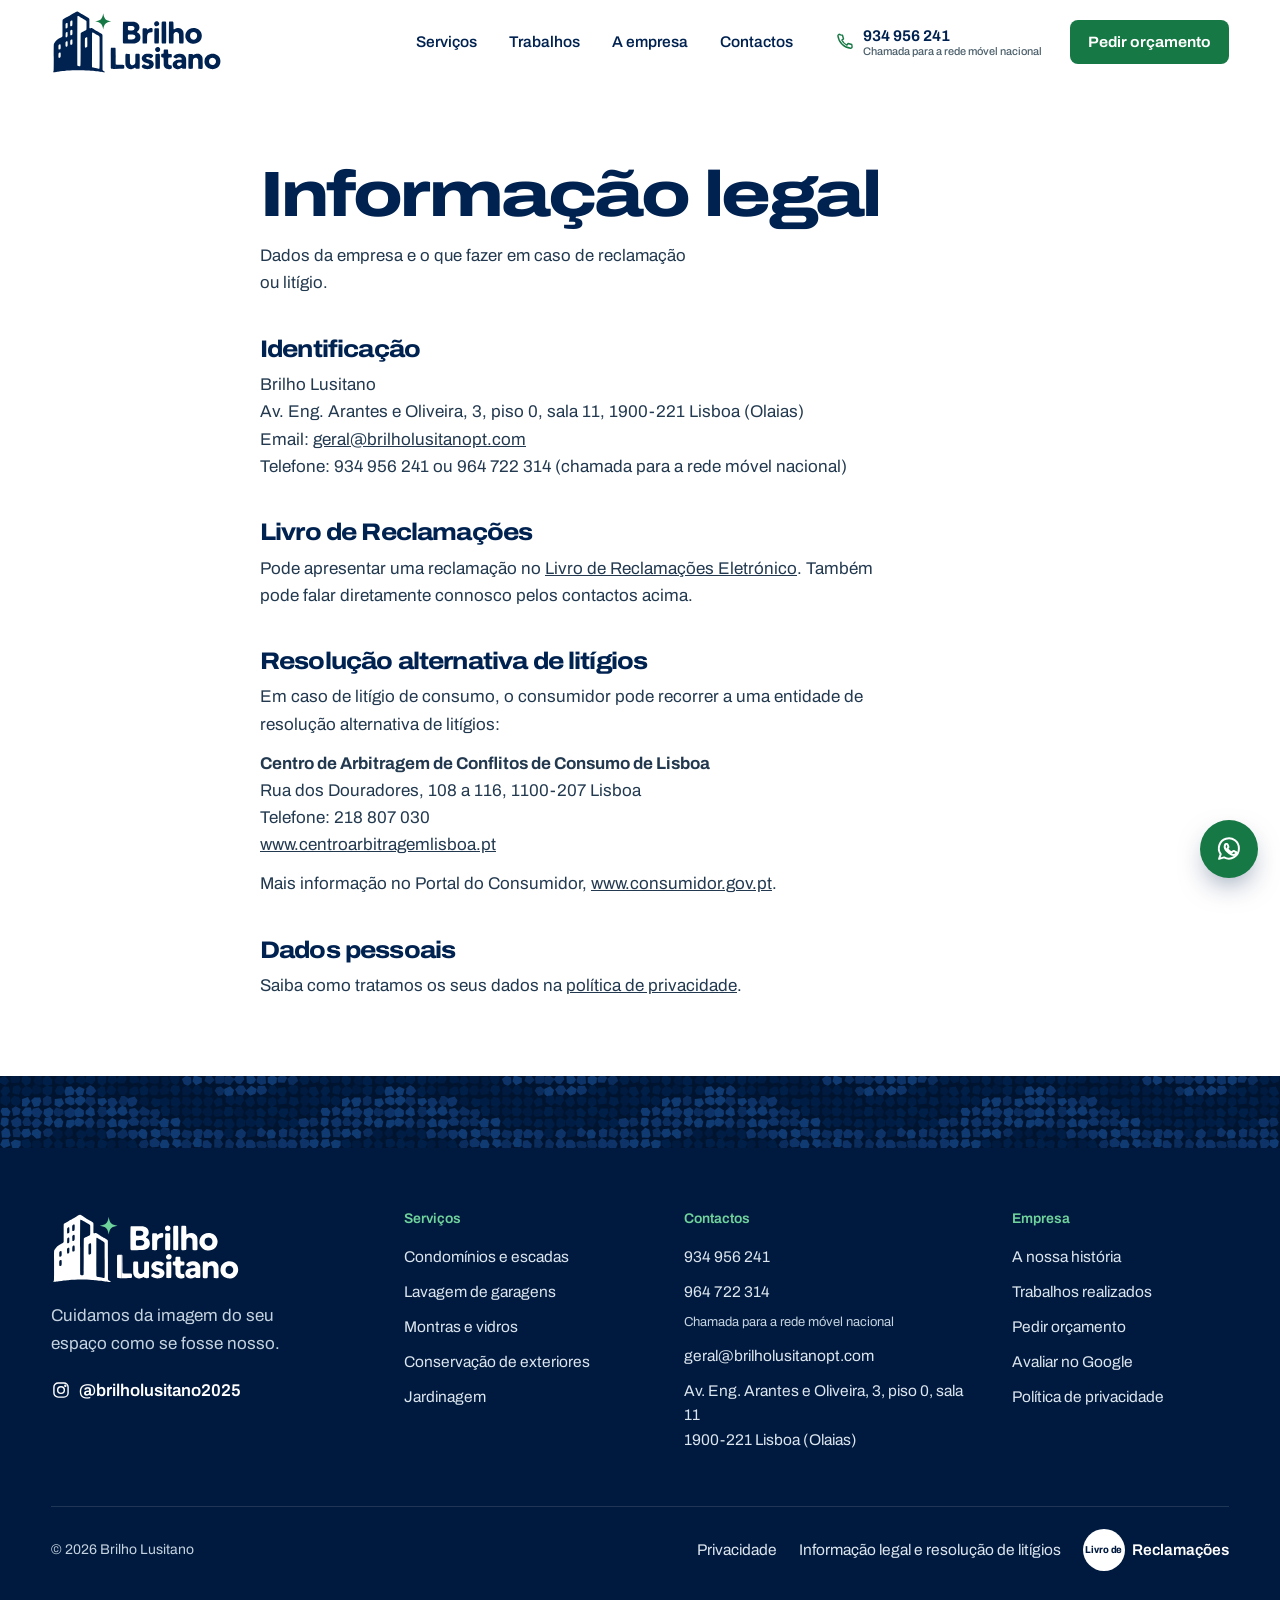
<file: informacao-legal/index.html>
<!doctype html><html lang="pt-PT"><head><meta charset="utf-8"><meta name="viewport" content="width=device-width,initial-scale=1"><meta name="theme-color" content="#002250"><meta http-equiv="Content-Security-Policy" content="default-src 'self'; script-src 'self'; style-src 'self' 'unsafe-inline'; img-src 'self' data:; media-src 'self'; font-src 'self'; connect-src 'self' https://brilliant-dodol-3db81f.netlify.app https://api.web3forms.com; object-src 'none'; base-uri 'self'; form-action 'self'; upgrade-insecure-requests"><meta name="referrer" content="strict-origin-when-cross-origin"><title>Informação legal | Brilho Lusitano</title><meta name="description" content="Identificação da Brilho Lusitano, Livro de Reclamações Eletrónico e resolução alternativa de litígios de consumo."><link rel="canonical" href="https://brilholusitanopt.com/informacao-legal/"><meta property="og:type" content="website"><meta property="og:locale" content="pt_PT"><meta property="og:title" content="Informação legal | Brilho Lusitano"><meta property="og:description" content="Identificação da Brilho Lusitano, Livro de Reclamações Eletrónico e resolução alternativa de litígios de consumo."><meta property="og:url" content="https://brilholusitanopt.com/informacao-legal/"><meta property="og:image" content="https://brilholusitanopt.com/assets/og-brilho-lusitano.jpg"><meta property="og:image:width" content="1200"><meta property="og:image:height" content="630"><meta property="og:image:alt" content="Brilho Lusitano: limpeza de condomínios em Lisboa"><meta property="og:site_name" content="Brilho Lusitano"><meta name="twitter:card" content="summary_large_image"><meta name="robots" content="index,follow,max-image-preview:large"><link rel="icon" type="image/svg+xml" href="/assets/favicon.svg"><link rel="preload" href="/assets/fonts/archivo-variable.woff2" as="font" type="font/woff2" crossorigin><link rel="stylesheet" href="/styles.css"><script src="/app.js" defer></script></head><body><a class="skip" href="#main">Saltar para o conteúdo</a><header class="site-header"><div class="wrap bar"><a class="brand" href="/" aria-label="Brilho Lusitano, página inicial"><svg class="logo " viewBox="24 15 247 94" role="img" aria-label="Brilho Lusitano"><path class="logo-ink" d="M99.60 105.90C99.08 105.85 96.76 105.54 94.45 105.22C92.14 104.89 89.58 104.55 88.75 104.45C85.41 104.07 82.65 103.79 80.80 103.65C79.73 103.57 78.13 103.44 77.25 103.36C69.14 102.61 54.53 102.68 47.88 103.50C47.01 103.61 45.71 103.74 44.98 103.80C42.29 104.01 39.29 104.37 34.00 105.12C32.43 105.34 30.70 105.58 30.15 105.66C28.98 105.82 27.62 105.84 27.26 105.70C26.91 105.57 26.93 105.31 27.31 104.84C28.01 103.96 27.95 105.90 27.96 84.90C27.96 63.74 27.90 65.43 28.65 64.20C30.66 60.90 33.43 58.44 37.45 56.42C39.42 55.42 39.89 55.09 40.23 54.47L40.45 54.05L40.46 42.65C40.46 29.84 40.41 30.75 41.21 30.06C41.62 29.71 45.50 27.38 47.05 26.55C47.55 26.28 48.19 25.92 48.48 25.73C48.77 25.55 49.37 25.22 49.83 24.99C50.28 24.76 51.08 24.31 51.60 23.98C52.75 23.26 55.16 21.85 57.20 20.70C58.03 20.23 59.10 19.62 59.58 19.34C61.49 18.23 61.81 18.28 64.50 20.00C65.13 20.40 66.19 21.06 66.85 21.45C67.51 21.84 68.41 22.39 68.85 22.67C70.14 23.48 73.89 25.70 74.93 26.27C76.59 27.18 78.18 28.18 78.56 28.55C79.24 29.20 79.23 29.11 79.17 35.71C79.13 39.28 79.14 41.70 79.20 41.90C79.43 42.69 79.98 42.87 81.10 42.54C81.86 42.32 82.41 42.34 83.05 42.64C83.71 42.94 86.51 44.60 87.70 45.40C88.17 45.71 89.36 46.45 90.35 47.05C91.34 47.65 92.40 48.30 92.70 48.50C93.00 48.70 93.81 49.18 94.50 49.55C96.78 50.79 97.69 51.53 97.89 52.27C97.96 52.52 98.00 61.31 98.00 77.50C98.01 93.00 98.05 102.49 98.11 102.73C98.26 103.32 98.72 103.74 99.96 104.42C102.30 105.71 102.20 106.13 99.60 105.90ZM110.75 100.85C110.29 100.69 110.04 100.39 109.93 99.90C109.88 99.71 109.85 93.27 109.85 85.60C109.85 69.88 109.78 71.18 110.60 70.78C110.97 70.61 114.85 70.44 115.64 70.57L116.00 70.63L116.00 85.81L116.00 101.00L113.58 101.00C111.75 100.99 111.05 100.96 110.75 100.85ZM93.16 100.75C93.85 100.46 93.80 102.27 93.80 77.77C93.80 57.77 93.78 55.59 93.64 55.17C93.41 54.49 92.65 53.85 90.45 52.50C89.42 51.87 88.22 51.11 87.77 50.82C86.98 50.30 84.85 49.03 84.28 48.73C83.87 48.52 83.41 48.60 83.16 48.93L82.95 49.21L82.92 73.33C82.89 99.49 82.86 98.27 83.45 98.79C83.87 99.15 83.81 99.14 85.96 99.55C88.27 99.99 91.57 100.67 91.95 100.79C92.40 100.93 92.77 100.92 93.16 100.75ZM65.87 97.04C66.54 96.55 66.49 98.38 66.51 75.00C66.52 63.37 66.56 52.92 66.60 51.78L66.66 49.71L66.95 49.29C67.29 48.81 67.41 48.75 71.21 46.92C72.94 46.08 74.01 45.50 74.27 45.26C75.03 44.58 75.01 44.77 74.98 38.35L74.95 32.65L74.67 32.18C74.38 31.67 73.67 31.16 71.70 30.02C71.12 29.69 69.82 28.91 68.80 28.29C67.78 27.68 66.59 26.97 66.15 26.72C65.71 26.48 64.93 26.03 64.43 25.73C62.92 24.84 62.28 24.82 61.99 25.67C61.79 26.24 61.79 95.77 61.98 96.32C62.24 97.06 62.95 97.31 64.67 97.26C65.42 97.25 65.65 97.20 65.87 97.04ZM36.36 85.19C37.74 84.67 37.90 84.22 37.90 80.83C37.90 78.02 37.84 77.74 37.23 77.56C36.51 77.36 35.22 78.01 34.90 78.73C34.63 79.32 34.60 84.05 34.86 84.70C35.14 85.38 35.51 85.51 36.36 85.19ZM36.63 72.87C37.71 72.42 37.89 71.88 37.89 69.05C37.89 65.72 37.59 65.24 35.99 66.05C34.84 66.64 34.67 67.20 34.72 70.29C34.75 72.33 34.76 72.51 34.96 72.77C35.31 73.23 35.71 73.26 36.63 72.87ZM74.99 70.09C75.50 69.82 75.70 69.66 75.88 69.33L76.11 68.91L76.15 62.70C76.20 56.04 76.19 55.86 75.69 55.60C74.98 55.21 73.06 56.28 72.80 57.21C72.67 57.65 72.67 69.10 72.80 69.65C73.01 70.57 73.74 70.72 74.99 70.09ZM46.31 69.08C47.70 68.60 47.84 68.25 47.88 65.11C47.92 62.28 47.89 61.98 47.55 61.64C46.88 60.97 45.20 61.79 44.89 62.93C44.72 63.55 44.86 68.24 45.06 68.66C45.30 69.16 45.70 69.29 46.31 69.08ZM53.65 66.26C54.75 65.74 54.80 65.58 54.80 62.37C54.80 59.62 54.74 59.11 54.37 58.85C53.65 58.35 52.09 59.15 51.80 60.18C51.64 60.79 51.55 65.28 51.69 65.73C51.96 66.54 52.66 66.73 53.65 66.26ZM46.46 55.59C47.01 55.33 47.56 54.72 47.69 54.23C47.87 53.59 47.83 48.85 47.65 48.50C47.27 47.77 45.82 48.13 45.25 49.10C45.05 49.45 44.88 54.49 45.05 55.17C45.20 55.79 45.74 55.95 46.46 55.59ZM53.76 52.36C54.67 51.75 54.74 51.50 54.78 48.62C54.83 45.76 54.79 45.37 54.40 44.98C53.91 44.50 52.92 44.76 52.18 45.57C51.63 46.19 51.57 46.62 51.67 49.70L51.75 52.32L52.04 52.57C52.44 52.91 53.04 52.83 53.76 52.36ZM46.55 42.79C47.21 42.48 47.66 41.93 47.80 41.26C47.97 40.41 47.90 35.62 47.70 35.33C47.36 34.81 46.60 34.86 45.77 35.46C44.91 36.08 44.89 36.22 44.92 39.59L44.95 42.48L45.19 42.74C45.49 43.06 45.93 43.08 46.55 42.79ZM52.89 39.80C53.25 39.80 54.28 39.03 54.52 38.58C54.79 38.07 54.94 32.75 54.70 31.97C54.35 30.80 52.20 31.51 51.69 32.97C51.49 33.51 51.50 38.82 51.70 39.30C51.84 39.63 52.33 39.94 52.58 39.85C52.66 39.82 52.80 39.80 52.89 39.80Z"/><path class="logo-ink logo-word" d="M161.75 101.44C161.58 101.42 161.09 101.35 160.65 101.29C158.65 101.03 157.30 100.56 155.96 99.65C154.34 98.55 154.22 98.37 154.42 97.20C154.57 96.28 154.75 96.00 155.53 95.45C157.37 94.16 157.71 94.13 158.89 95.15C161.18 97.13 164.68 97.18 165.16 95.23C165.45 94.10 164.64 93.46 162.08 92.76C157.01 91.38 155.53 90.29 154.51 87.23C153.57 84.41 156.00 80.57 159.40 79.51C161.49 78.86 165.41 78.99 167.43 79.78C168.88 80.35 170.68 81.64 170.72 82.13C170.77 82.85 170.64 83.04 169.41 84.25C167.73 85.89 167.55 85.92 165.97 84.86C163.77 83.38 160.60 83.72 160.60 85.43C160.60 86.37 161.59 86.95 164.49 87.70C168.12 88.64 169.64 89.56 170.81 91.55C172.64 94.67 170.93 99.27 167.44 100.60C166.07 101.12 162.85 101.60 161.75 101.44ZM205.15 101.40C200.81 100.93 198.28 98.20 198.68 94.40C198.95 91.79 200.39 89.98 203.05 88.89C204.81 88.18 205.19 88.11 207.90 87.99C211.57 87.84 211.70 87.80 211.70 86.81C211.70 85.26 210.37 84.26 208.30 84.27C206.81 84.27 206.24 84.50 204.62 85.72C203.92 86.25 203.45 86.19 201.85 85.38C199.42 84.15 199.29 83.34 201.26 81.66C203.21 80.00 205.15 79.26 207.91 79.13C213.39 78.88 216.69 80.93 217.92 85.35C218.22 86.45 218.28 99.56 217.98 100.22C217.69 100.87 217.42 100.94 215.28 100.91C213.06 100.88 212.93 100.85 212.24 100.20C211.57 99.57 211.41 99.57 210.31 100.19C208.68 101.13 206.78 101.57 205.15 101.40ZM137.65 101.34C137.54 101.31 137.05 101.20 136.56 101.09C134.22 100.56 132.91 99.50 131.74 97.18C130.85 95.42 130.76 94.42 130.83 86.72C130.90 78.76 130.60 79.45 134.03 79.45C135.89 79.45 136.31 79.48 136.62 79.62C137.34 79.94 137.31 79.73 137.34 86.34C137.37 92.79 137.38 92.83 137.98 93.93C139.38 96.50 143.27 96.13 144.69 93.29C145.11 92.45 145.12 92.24 145.14 85.96C145.15 78.86 144.88 79.47 148.04 79.42C150.17 79.38 150.62 79.46 151.07 79.92L151.35 80.21L151.40 83.38C151.54 91.32 151.46 99.82 151.26 100.24C150.91 100.93 150.54 101.02 148.22 100.98C145.97 100.95 145.79 100.89 145.33 100.17C144.81 99.35 144.53 99.31 143.61 99.90C142.06 100.90 140.82 101.30 139.05 101.35C138.39 101.37 137.76 101.37 137.65 101.34ZM192.25 101.34C188.60 100.79 187.20 99.78 186.24 96.99L185.85 95.85L185.80 90.70C185.74 84.47 185.84 84.81 183.99 84.60C182.39 84.42 182.18 84.10 182.22 81.95C182.27 79.82 182.45 79.56 183.99 79.41C185.64 79.24 185.74 79.09 185.80 76.30C185.88 73.10 185.81 73.17 189.21 73.22C192.25 73.26 192.13 73.14 192.20 76.27C192.27 79.35 192.29 79.38 194.95 79.49C197.34 79.58 197.47 79.71 197.52 82.10C197.57 84.34 197.42 84.48 194.91 84.59C192.21 84.71 192.36 84.43 192.32 89.43C192.29 93.86 192.31 94.04 193.00 94.83C193.63 95.54 194.09 95.72 195.33 95.71C197.16 95.70 197.46 96.05 197.56 98.40C197.64 100.47 197.53 100.62 195.43 101.06C194.30 101.30 192.84 101.43 192.25 101.34ZM253.55 101.15C250.70 100.59 249.29 99.87 247.40 98.00C244.62 95.24 243.79 92.00 244.70 87.54C246.37 79.42 257.45 76.27 263.90 82.07C268.99 86.65 268.35 95.52 262.65 99.37C260.18 101.04 256.59 101.74 253.55 101.15ZM116.00 85.85C116.00 77.52 116.03 70.70 116.06 70.70C116.23 70.70 116.52 70.95 116.67 71.23C116.84 71.53 116.85 72.30 116.90 82.70C116.95 94.86 116.92 94.12 117.50 94.65C117.71 94.84 117.94 94.85 122.99 94.95C129.80 95.09 129.25 94.81 129.25 98.05C129.25 101.23 129.95 100.94 122.12 100.98L116.00 101.01L116.00 85.85ZM174.63 100.85C173.93 100.55 173.97 101.13 173.93 90.31C173.91 81.47 173.92 80.55 174.06 80.30C174.34 79.84 174.70 79.70 175.72 79.66C176.23 79.63 176.78 79.57 176.93 79.51C177.70 79.21 179.55 79.43 180.02 79.88C180.48 80.31 180.48 80.32 180.46 90.45C180.45 101.32 180.50 100.54 179.73 100.86C179.26 101.06 175.09 101.05 174.63 100.85ZM222.12 100.80C221.80 100.66 221.65 100.51 221.53 100.23C221.16 99.33 221.29 80.83 221.68 80.16C222.03 79.56 222.24 79.51 224.50 79.48C226.91 79.45 227.02 79.48 227.60 80.44C228.18 81.39 228.41 81.39 229.64 80.46C230.94 79.46 232.07 79.15 234.35 79.15C237.02 79.16 238.24 79.72 239.97 81.71C240.71 82.55 240.86 82.83 241.25 83.95C241.81 85.59 241.82 85.69 241.87 93.06C241.92 100.61 241.94 100.41 241.28 100.77C240.74 101.06 236.90 101.10 236.25 100.81C235.47 100.47 235.50 100.70 235.50 94.22C235.50 87.97 235.51 88.07 234.87 86.87C233.26 83.83 228.76 84.47 228.00 87.86C227.93 88.14 227.87 90.59 227.85 94.12C227.79 100.66 227.81 100.47 227.08 100.80C226.43 101.09 222.77 101.09 222.12 100.80ZM209.45 96.46C211.46 95.47 212.55 93.03 211.37 92.16C211.04 91.91 208.48 91.80 207.47 91.99C204.88 92.47 203.99 94.80 205.86 96.23C206.90 97.02 208.15 97.10 209.45 96.46ZM256.98 95.45C258.58 95.07 259.78 94.04 260.57 92.34C260.83 91.78 260.85 91.67 260.85 90.34L260.85 88.93L260.42 88.06C258.39 83.98 253.27 83.89 251.37 87.89C250.98 88.71 250.86 90.76 251.14 91.93C251.75 94.53 254.31 96.08 256.98 95.45ZM175.89 76.67C173.23 75.55 172.64 72.62 174.70 70.77C177.73 68.04 182.18 71.19 180.45 74.84C179.68 76.48 177.50 77.35 175.89 76.67ZM227.20 64.93C222.86 64.44 219.39 61.83 217.75 57.82C216.98 55.92 216.95 55.77 216.95 53.70C216.96 51.38 217.28 50.15 218.46 48.02C221.83 41.88 230.56 40.33 236.51 44.82C238.83 46.57 240.60 50.23 240.60 53.27C240.60 56.22 239.29 59.72 237.55 61.44C234.83 64.11 231.10 65.37 227.20 64.93ZM128.38 64.60C127.96 64.52 127.65 64.29 127.44 63.89C127.19 63.40 127.21 34.66 127.46 34.14C127.84 33.35 127.39 33.39 135.85 33.43L143.35 33.46L144.50 33.74C148.61 34.72 151.05 37.55 151.05 41.30C151.04 43.95 150.35 45.38 148.12 47.30C147.20 48.11 147.34 48.47 148.85 49.24C151.64 50.65 152.99 53.85 152.35 57.50C151.83 60.45 150.44 62.11 147.25 63.58C145.10 64.58 144.48 64.64 135.80 64.66C131.92 64.67 128.58 64.64 128.38 64.60ZM156.25 64.51C155.43 64.14 155.49 64.95 155.50 53.73C155.51 42.60 155.46 43.27 156.20 42.88C156.50 42.72 156.80 42.70 158.60 42.70C161.01 42.70 161.38 42.80 161.73 43.55C162.08 44.32 162.15 44.43 162.31 44.53C162.57 44.69 162.91 44.54 163.60 43.95C165.05 42.70 168.29 41.87 169.27 42.49C169.92 42.90 169.95 43.03 169.94 45.21C169.92 48.24 169.87 48.31 167.81 48.41C165.10 48.54 163.63 49.36 162.75 51.22C162.13 52.52 162.12 52.64 162.05 58.35C161.98 64.14 161.99 64.06 161.29 64.41C160.74 64.69 156.80 64.77 156.25 64.51ZM183.60 64.53C182.82 64.12 182.88 65.51 182.88 48.90C182.88 32.29 182.82 33.56 183.60 33.18C184.14 32.91 188.19 32.91 188.70 33.19C189.52 33.62 189.45 32.18 189.45 48.80C189.45 65.42 189.52 63.99 188.70 64.41C188.14 64.69 184.09 64.79 183.60 64.53ZM194.40 64.59C193.95 64.45 193.64 64.16 193.48 63.71C193.28 63.16 193.29 34.19 193.49 33.73C193.79 33.02 194.08 32.95 196.55 32.98C200.15 33.03 199.87 32.54 199.94 38.92C199.99 43.58 200.01 43.91 200.34 44.12C200.60 44.30 201.00 44.16 201.78 43.64C203.39 42.56 204.85 42.13 206.64 42.23C209.65 42.38 212.33 43.97 213.40 46.22C214.41 48.35 214.52 49.49 214.48 57.45C214.45 64.19 214.47 63.93 213.80 64.38C213.31 64.71 208.87 64.69 208.50 64.35C207.99 63.89 208.00 64.02 207.96 57.62C207.92 51.02 207.94 51.21 207.25 50.05C207.06 49.72 206.69 49.26 206.45 49.03C204.67 47.38 201.21 48.24 200.29 50.56L200.06 51.15L200.00 57.40C199.94 64.27 199.97 64.06 199.33 64.47C199.01 64.68 195.04 64.77 194.40 64.59ZM173.12 64.40C172.36 63.93 172.39 64.53 172.42 53.47L172.45 43.63L172.92 43.14L173.39 42.65L175.79 42.65C178.06 42.65 178.20 42.66 178.47 42.86C179.15 43.36 179.11 42.66 179.04 53.70C178.97 64.59 179.00 64.02 178.37 64.40C177.87 64.71 173.62 64.70 173.12 64.40ZM229.64 59.00C233.75 58.33 235.35 52.63 232.29 49.58C230.50 47.79 227.63 47.66 225.43 49.28C223.73 50.54 223.18 53.92 224.30 56.29C225.17 58.12 227.57 59.34 229.64 59.00ZM142.45 58.56C145.20 57.78 146.19 54.64 144.26 52.81C143.01 51.64 141.85 51.43 137.53 51.58C134.30 51.69 134.42 51.56 134.39 55.15C134.37 58.97 134.17 58.81 138.80 58.76C141.30 58.74 141.96 58.70 142.45 58.56ZM141.68 45.63C143.62 44.85 144.47 42.81 143.61 41.05C142.90 39.62 141.90 39.29 138.04 39.27C134.33 39.24 134.47 39.13 134.42 42.39C134.36 45.97 134.30 45.92 138.45 45.87C140.94 45.84 141.19 45.83 141.68 45.63ZM174.60 39.71C171.60 38.79 171.29 34.24 174.14 32.89C177.30 31.39 180.64 34.66 179.08 37.73C178.30 39.28 176.21 40.20 174.60 39.71Z"/><g class="logo-star"><path class="star-rays" d="M99 12v41M78.5 32.8h41" /><path class="star-core" d="M99 21.2C100.3 29.5 102.5 31.6 110.6 32.8C102.5 34 100.3 36.1 99 44.4C97.7 36.1 95.5 34 87.4 32.8C95.5 31.6 97.7 29.5 99 21.2Z"/></g></svg></a><nav class="nav" id="nav" aria-label="Navegação principal"><a href="/#servicos">Serviços</a><a href="/galeria/">Trabalhos</a><a href="/#empresa">A empresa</a><a href="/#contactos">Contactos</a><div class="nav-mobile-extra"><a href="tel:+351934956241"><svg class="ico" viewBox="0 0 24 24" aria-hidden="true"><path d="M6.6 3.5 9 3.9l1.2 4.4-2 1.4a12 12 0 0 0 6.1 6.1l1.4-2 4.4 1.2.4 2.4c.1 1-.7 2.1-1.8 2.1A17.3 17.3 0 0 1 3.5 4.6c0-1.1 1.1-1.9 2.1-1.8Z"/></svg>934 956 241</a><a href="tel:+351964722314"><svg class="ico" viewBox="0 0 24 24" aria-hidden="true"><path d="M6.6 3.5 9 3.9l1.2 4.4-2 1.4a12 12 0 0 0 6.1 6.1l1.4-2 4.4 1.2.4 2.4c.1 1-.7 2.1-1.8 2.1A17.3 17.3 0 0 1 3.5 4.6c0-1.1 1.1-1.9 2.1-1.8Z"/></svg>964 722 314</a><small class="call-note">Chamada para a rede móvel nacional</small></div></nav><a class="bar-phone" href="tel:+351934956241"><svg class="ico" viewBox="0 0 24 24" aria-hidden="true"><path d="M6.6 3.5 9 3.9l1.2 4.4-2 1.4a12 12 0 0 0 6.1 6.1l1.4-2 4.4 1.2.4 2.4c.1 1-.7 2.1-1.8 2.1A17.3 17.3 0 0 1 3.5 4.6c0-1.1 1.1-1.9 2.1-1.8Z"/></svg><span class="bar-phone-text"><span>934 956 241</span><small>Chamada para a rede móvel nacional</small></span></a><a class="btn btn-sm" href="/#contactos">Pedir orçamento</a><button class="menu-button" type="button" aria-label="Abrir menu" aria-expanded="false" aria-controls="nav"><svg class="ico" viewBox="0 0 24 24" aria-hidden="true"><path d="M4 8h16M4 16h16"/></svg><svg class="ico" viewBox="0 0 24 24" aria-hidden="true"><path d="M6 6l12 12M18 6 6 18"/></svg></button></div></header><main id="main" class="legal wrap"><h1>Informação legal</h1><p class="lede">Dados da empresa e o que fazer em caso de reclamação ou litígio.</p>
<h2>Identificação</h2><p>Brilho Lusitano<br>Av. Eng. Arantes e Oliveira, 3, piso 0, sala 11, 1900-221 Lisboa (Olaias)<br>Email: <a href="mailto:geral@brilholusitanopt.com">geral@brilholusitanopt.com</a><br>Telefone: 934 956 241 ou 964 722 314 (chamada para a rede móvel nacional)</p>
<h2>Livro de Reclamações</h2><p>Pode apresentar uma reclamação no <a href="https://www.livroreclamacoes.pt/Inicio/" target="_blank" rel="noopener">Livro de Reclamações Eletrónico</a>. Também pode falar diretamente connosco pelos contactos acima.</p>
<h2>Resolução alternativa de litígios</h2><p>Em caso de litígio de consumo, o consumidor pode recorrer a uma entidade de resolução alternativa de litígios:</p><p><strong>Centro de Arbitragem de Conflitos de Consumo de Lisboa</strong><br>Rua dos Douradores, 108 a 116, 1100-207 Lisboa<br>Telefone: 218 807 030<br><a href="https://www.centroarbitragemlisboa.pt" target="_blank" rel="noopener">www.centroarbitragemlisboa.pt</a></p><p>Mais informação no Portal do Consumidor, <a href="https://www.consumidor.gov.pt" target="_blank" rel="noopener">www.consumidor.gov.pt</a>.</p>
<h2>Dados pessoais</h2><p>Saiba como tratamos os seus dados na <a href="/privacidade/">política de privacidade</a>.</p></main><footer class="site-footer"><div class="calcada calcada-dark" aria-hidden="true"></div><div class="wrap"><div class="footer-grid"><div class="footer-brand"><svg class="logo logo-light" viewBox="24 15 247 94" role="img" aria-label="Brilho Lusitano"><path class="logo-ink" d="M99.60 105.90C99.08 105.85 96.76 105.54 94.45 105.22C92.14 104.89 89.58 104.55 88.75 104.45C85.41 104.07 82.65 103.79 80.80 103.65C79.73 103.57 78.13 103.44 77.25 103.36C69.14 102.61 54.53 102.68 47.88 103.50C47.01 103.61 45.71 103.74 44.98 103.80C42.29 104.01 39.29 104.37 34.00 105.12C32.43 105.34 30.70 105.58 30.15 105.66C28.98 105.82 27.62 105.84 27.26 105.70C26.91 105.57 26.93 105.31 27.31 104.84C28.01 103.96 27.95 105.90 27.96 84.90C27.96 63.74 27.90 65.43 28.65 64.20C30.66 60.90 33.43 58.44 37.45 56.42C39.42 55.42 39.89 55.09 40.23 54.47L40.45 54.05L40.46 42.65C40.46 29.84 40.41 30.75 41.21 30.06C41.62 29.71 45.50 27.38 47.05 26.55C47.55 26.28 48.19 25.92 48.48 25.73C48.77 25.55 49.37 25.22 49.83 24.99C50.28 24.76 51.08 24.31 51.60 23.98C52.75 23.26 55.16 21.85 57.20 20.70C58.03 20.23 59.10 19.62 59.58 19.34C61.49 18.23 61.81 18.28 64.50 20.00C65.13 20.40 66.19 21.06 66.85 21.45C67.51 21.84 68.41 22.39 68.85 22.67C70.14 23.48 73.89 25.70 74.93 26.27C76.59 27.18 78.18 28.18 78.56 28.55C79.24 29.20 79.23 29.11 79.17 35.71C79.13 39.28 79.14 41.70 79.20 41.90C79.43 42.69 79.98 42.87 81.10 42.54C81.86 42.32 82.41 42.34 83.05 42.64C83.71 42.94 86.51 44.60 87.70 45.40C88.17 45.71 89.36 46.45 90.35 47.05C91.34 47.65 92.40 48.30 92.70 48.50C93.00 48.70 93.81 49.18 94.50 49.55C96.78 50.79 97.69 51.53 97.89 52.27C97.96 52.52 98.00 61.31 98.00 77.50C98.01 93.00 98.05 102.49 98.11 102.73C98.26 103.32 98.72 103.74 99.96 104.42C102.30 105.71 102.20 106.13 99.60 105.90ZM110.75 100.85C110.29 100.69 110.04 100.39 109.93 99.90C109.88 99.71 109.85 93.27 109.85 85.60C109.85 69.88 109.78 71.18 110.60 70.78C110.97 70.61 114.85 70.44 115.64 70.57L116.00 70.63L116.00 85.81L116.00 101.00L113.58 101.00C111.75 100.99 111.05 100.96 110.75 100.85ZM93.16 100.75C93.85 100.46 93.80 102.27 93.80 77.77C93.80 57.77 93.78 55.59 93.64 55.17C93.41 54.49 92.65 53.85 90.45 52.50C89.42 51.87 88.22 51.11 87.77 50.82C86.98 50.30 84.85 49.03 84.28 48.73C83.87 48.52 83.41 48.60 83.16 48.93L82.95 49.21L82.92 73.33C82.89 99.49 82.86 98.27 83.45 98.79C83.87 99.15 83.81 99.14 85.96 99.55C88.27 99.99 91.57 100.67 91.95 100.79C92.40 100.93 92.77 100.92 93.16 100.75ZM65.87 97.04C66.54 96.55 66.49 98.38 66.51 75.00C66.52 63.37 66.56 52.92 66.60 51.78L66.66 49.71L66.95 49.29C67.29 48.81 67.41 48.75 71.21 46.92C72.94 46.08 74.01 45.50 74.27 45.26C75.03 44.58 75.01 44.77 74.98 38.35L74.95 32.65L74.67 32.18C74.38 31.67 73.67 31.16 71.70 30.02C71.12 29.69 69.82 28.91 68.80 28.29C67.78 27.68 66.59 26.97 66.15 26.72C65.71 26.48 64.93 26.03 64.43 25.73C62.92 24.84 62.28 24.82 61.99 25.67C61.79 26.24 61.79 95.77 61.98 96.32C62.24 97.06 62.95 97.31 64.67 97.26C65.42 97.25 65.65 97.20 65.87 97.04ZM36.36 85.19C37.74 84.67 37.90 84.22 37.90 80.83C37.90 78.02 37.84 77.74 37.23 77.56C36.51 77.36 35.22 78.01 34.90 78.73C34.63 79.32 34.60 84.05 34.86 84.70C35.14 85.38 35.51 85.51 36.36 85.19ZM36.63 72.87C37.71 72.42 37.89 71.88 37.89 69.05C37.89 65.72 37.59 65.24 35.99 66.05C34.84 66.64 34.67 67.20 34.72 70.29C34.75 72.33 34.76 72.51 34.96 72.77C35.31 73.23 35.71 73.26 36.63 72.87ZM74.99 70.09C75.50 69.82 75.70 69.66 75.88 69.33L76.11 68.91L76.15 62.70C76.20 56.04 76.19 55.86 75.69 55.60C74.98 55.21 73.06 56.28 72.80 57.21C72.67 57.65 72.67 69.10 72.80 69.65C73.01 70.57 73.74 70.72 74.99 70.09ZM46.31 69.08C47.70 68.60 47.84 68.25 47.88 65.11C47.92 62.28 47.89 61.98 47.55 61.64C46.88 60.97 45.20 61.79 44.89 62.93C44.72 63.55 44.86 68.24 45.06 68.66C45.30 69.16 45.70 69.29 46.31 69.08ZM53.65 66.26C54.75 65.74 54.80 65.58 54.80 62.37C54.80 59.62 54.74 59.11 54.37 58.85C53.65 58.35 52.09 59.15 51.80 60.18C51.64 60.79 51.55 65.28 51.69 65.73C51.96 66.54 52.66 66.73 53.65 66.26ZM46.46 55.59C47.01 55.33 47.56 54.72 47.69 54.23C47.87 53.59 47.83 48.85 47.65 48.50C47.27 47.77 45.82 48.13 45.25 49.10C45.05 49.45 44.88 54.49 45.05 55.17C45.20 55.79 45.74 55.95 46.46 55.59ZM53.76 52.36C54.67 51.75 54.74 51.50 54.78 48.62C54.83 45.76 54.79 45.37 54.40 44.98C53.91 44.50 52.92 44.76 52.18 45.57C51.63 46.19 51.57 46.62 51.67 49.70L51.75 52.32L52.04 52.57C52.44 52.91 53.04 52.83 53.76 52.36ZM46.55 42.79C47.21 42.48 47.66 41.93 47.80 41.26C47.97 40.41 47.90 35.62 47.70 35.33C47.36 34.81 46.60 34.86 45.77 35.46C44.91 36.08 44.89 36.22 44.92 39.59L44.95 42.48L45.19 42.74C45.49 43.06 45.93 43.08 46.55 42.79ZM52.89 39.80C53.25 39.80 54.28 39.03 54.52 38.58C54.79 38.07 54.94 32.75 54.70 31.97C54.35 30.80 52.20 31.51 51.69 32.97C51.49 33.51 51.50 38.82 51.70 39.30C51.84 39.63 52.33 39.94 52.58 39.85C52.66 39.82 52.80 39.80 52.89 39.80Z"/><path class="logo-ink logo-word" d="M161.75 101.44C161.58 101.42 161.09 101.35 160.65 101.29C158.65 101.03 157.30 100.56 155.96 99.65C154.34 98.55 154.22 98.37 154.42 97.20C154.57 96.28 154.75 96.00 155.53 95.45C157.37 94.16 157.71 94.13 158.89 95.15C161.18 97.13 164.68 97.18 165.16 95.23C165.45 94.10 164.64 93.46 162.08 92.76C157.01 91.38 155.53 90.29 154.51 87.23C153.57 84.41 156.00 80.57 159.40 79.51C161.49 78.86 165.41 78.99 167.43 79.78C168.88 80.35 170.68 81.64 170.72 82.13C170.77 82.85 170.64 83.04 169.41 84.25C167.73 85.89 167.55 85.92 165.97 84.86C163.77 83.38 160.60 83.72 160.60 85.43C160.60 86.37 161.59 86.95 164.49 87.70C168.12 88.64 169.64 89.56 170.81 91.55C172.64 94.67 170.93 99.27 167.44 100.60C166.07 101.12 162.85 101.60 161.75 101.44ZM205.15 101.40C200.81 100.93 198.28 98.20 198.68 94.40C198.95 91.79 200.39 89.98 203.05 88.89C204.81 88.18 205.19 88.11 207.90 87.99C211.57 87.84 211.70 87.80 211.70 86.81C211.70 85.26 210.37 84.26 208.30 84.27C206.81 84.27 206.24 84.50 204.62 85.72C203.92 86.25 203.45 86.19 201.85 85.38C199.42 84.15 199.29 83.34 201.26 81.66C203.21 80.00 205.15 79.26 207.91 79.13C213.39 78.88 216.69 80.93 217.92 85.35C218.22 86.45 218.28 99.56 217.98 100.22C217.69 100.87 217.42 100.94 215.28 100.91C213.06 100.88 212.93 100.85 212.24 100.20C211.57 99.57 211.41 99.57 210.31 100.19C208.68 101.13 206.78 101.57 205.15 101.40ZM137.65 101.34C137.54 101.31 137.05 101.20 136.56 101.09C134.22 100.56 132.91 99.50 131.74 97.18C130.85 95.42 130.76 94.42 130.83 86.72C130.90 78.76 130.60 79.45 134.03 79.45C135.89 79.45 136.31 79.48 136.62 79.62C137.34 79.94 137.31 79.73 137.34 86.34C137.37 92.79 137.38 92.83 137.98 93.93C139.38 96.50 143.27 96.13 144.69 93.29C145.11 92.45 145.12 92.24 145.14 85.96C145.15 78.86 144.88 79.47 148.04 79.42C150.17 79.38 150.62 79.46 151.07 79.92L151.35 80.21L151.40 83.38C151.54 91.32 151.46 99.82 151.26 100.24C150.91 100.93 150.54 101.02 148.22 100.98C145.97 100.95 145.79 100.89 145.33 100.17C144.81 99.35 144.53 99.31 143.61 99.90C142.06 100.90 140.82 101.30 139.05 101.35C138.39 101.37 137.76 101.37 137.65 101.34ZM192.25 101.34C188.60 100.79 187.20 99.78 186.24 96.99L185.85 95.85L185.80 90.70C185.74 84.47 185.84 84.81 183.99 84.60C182.39 84.42 182.18 84.10 182.22 81.95C182.27 79.82 182.45 79.56 183.99 79.41C185.64 79.24 185.74 79.09 185.80 76.30C185.88 73.10 185.81 73.17 189.21 73.22C192.25 73.26 192.13 73.14 192.20 76.27C192.27 79.35 192.29 79.38 194.95 79.49C197.34 79.58 197.47 79.71 197.52 82.10C197.57 84.34 197.42 84.48 194.91 84.59C192.21 84.71 192.36 84.43 192.32 89.43C192.29 93.86 192.31 94.04 193.00 94.83C193.63 95.54 194.09 95.72 195.33 95.71C197.16 95.70 197.46 96.05 197.56 98.40C197.64 100.47 197.53 100.62 195.43 101.06C194.30 101.30 192.84 101.43 192.25 101.34ZM253.55 101.15C250.70 100.59 249.29 99.87 247.40 98.00C244.62 95.24 243.79 92.00 244.70 87.54C246.37 79.42 257.45 76.27 263.90 82.07C268.99 86.65 268.35 95.52 262.65 99.37C260.18 101.04 256.59 101.74 253.55 101.15ZM116.00 85.85C116.00 77.52 116.03 70.70 116.06 70.70C116.23 70.70 116.52 70.95 116.67 71.23C116.84 71.53 116.85 72.30 116.90 82.70C116.95 94.86 116.92 94.12 117.50 94.65C117.71 94.84 117.94 94.85 122.99 94.95C129.80 95.09 129.25 94.81 129.25 98.05C129.25 101.23 129.95 100.94 122.12 100.98L116.00 101.01L116.00 85.85ZM174.63 100.85C173.93 100.55 173.97 101.13 173.93 90.31C173.91 81.47 173.92 80.55 174.06 80.30C174.34 79.84 174.70 79.70 175.72 79.66C176.23 79.63 176.78 79.57 176.93 79.51C177.70 79.21 179.55 79.43 180.02 79.88C180.48 80.31 180.48 80.32 180.46 90.45C180.45 101.32 180.50 100.54 179.73 100.86C179.26 101.06 175.09 101.05 174.63 100.85ZM222.12 100.80C221.80 100.66 221.65 100.51 221.53 100.23C221.16 99.33 221.29 80.83 221.68 80.16C222.03 79.56 222.24 79.51 224.50 79.48C226.91 79.45 227.02 79.48 227.60 80.44C228.18 81.39 228.41 81.39 229.64 80.46C230.94 79.46 232.07 79.15 234.35 79.15C237.02 79.16 238.24 79.72 239.97 81.71C240.71 82.55 240.86 82.83 241.25 83.95C241.81 85.59 241.82 85.69 241.87 93.06C241.92 100.61 241.94 100.41 241.28 100.77C240.74 101.06 236.90 101.10 236.25 100.81C235.47 100.47 235.50 100.70 235.50 94.22C235.50 87.97 235.51 88.07 234.87 86.87C233.26 83.83 228.76 84.47 228.00 87.86C227.93 88.14 227.87 90.59 227.85 94.12C227.79 100.66 227.81 100.47 227.08 100.80C226.43 101.09 222.77 101.09 222.12 100.80ZM209.45 96.46C211.46 95.47 212.55 93.03 211.37 92.16C211.04 91.91 208.48 91.80 207.47 91.99C204.88 92.47 203.99 94.80 205.86 96.23C206.90 97.02 208.15 97.10 209.45 96.46ZM256.98 95.45C258.58 95.07 259.78 94.04 260.57 92.34C260.83 91.78 260.85 91.67 260.85 90.34L260.85 88.93L260.42 88.06C258.39 83.98 253.27 83.89 251.37 87.89C250.98 88.71 250.86 90.76 251.14 91.93C251.75 94.53 254.31 96.08 256.98 95.45ZM175.89 76.67C173.23 75.55 172.64 72.62 174.70 70.77C177.73 68.04 182.18 71.19 180.45 74.84C179.68 76.48 177.50 77.35 175.89 76.67ZM227.20 64.93C222.86 64.44 219.39 61.83 217.75 57.82C216.98 55.92 216.95 55.77 216.95 53.70C216.96 51.38 217.28 50.15 218.46 48.02C221.83 41.88 230.56 40.33 236.51 44.82C238.83 46.57 240.60 50.23 240.60 53.27C240.60 56.22 239.29 59.72 237.55 61.44C234.83 64.11 231.10 65.37 227.20 64.93ZM128.38 64.60C127.96 64.52 127.65 64.29 127.44 63.89C127.19 63.40 127.21 34.66 127.46 34.14C127.84 33.35 127.39 33.39 135.85 33.43L143.35 33.46L144.50 33.74C148.61 34.72 151.05 37.55 151.05 41.30C151.04 43.95 150.35 45.38 148.12 47.30C147.20 48.11 147.34 48.47 148.85 49.24C151.64 50.65 152.99 53.85 152.35 57.50C151.83 60.45 150.44 62.11 147.25 63.58C145.10 64.58 144.48 64.64 135.80 64.66C131.92 64.67 128.58 64.64 128.38 64.60ZM156.25 64.51C155.43 64.14 155.49 64.95 155.50 53.73C155.51 42.60 155.46 43.27 156.20 42.88C156.50 42.72 156.80 42.70 158.60 42.70C161.01 42.70 161.38 42.80 161.73 43.55C162.08 44.32 162.15 44.43 162.31 44.53C162.57 44.69 162.91 44.54 163.60 43.95C165.05 42.70 168.29 41.87 169.27 42.49C169.92 42.90 169.95 43.03 169.94 45.21C169.92 48.24 169.87 48.31 167.81 48.41C165.10 48.54 163.63 49.36 162.75 51.22C162.13 52.52 162.12 52.64 162.05 58.35C161.98 64.14 161.99 64.06 161.29 64.41C160.74 64.69 156.80 64.77 156.25 64.51ZM183.60 64.53C182.82 64.12 182.88 65.51 182.88 48.90C182.88 32.29 182.82 33.56 183.60 33.18C184.14 32.91 188.19 32.91 188.70 33.19C189.52 33.62 189.45 32.18 189.45 48.80C189.45 65.42 189.52 63.99 188.70 64.41C188.14 64.69 184.09 64.79 183.60 64.53ZM194.40 64.59C193.95 64.45 193.64 64.16 193.48 63.71C193.28 63.16 193.29 34.19 193.49 33.73C193.79 33.02 194.08 32.95 196.55 32.98C200.15 33.03 199.87 32.54 199.94 38.92C199.99 43.58 200.01 43.91 200.34 44.12C200.60 44.30 201.00 44.16 201.78 43.64C203.39 42.56 204.85 42.13 206.64 42.23C209.65 42.38 212.33 43.97 213.40 46.22C214.41 48.35 214.52 49.49 214.48 57.45C214.45 64.19 214.47 63.93 213.80 64.38C213.31 64.71 208.87 64.69 208.50 64.35C207.99 63.89 208.00 64.02 207.96 57.62C207.92 51.02 207.94 51.21 207.25 50.05C207.06 49.72 206.69 49.26 206.45 49.03C204.67 47.38 201.21 48.24 200.29 50.56L200.06 51.15L200.00 57.40C199.94 64.27 199.97 64.06 199.33 64.47C199.01 64.68 195.04 64.77 194.40 64.59ZM173.12 64.40C172.36 63.93 172.39 64.53 172.42 53.47L172.45 43.63L172.92 43.14L173.39 42.65L175.79 42.65C178.06 42.65 178.20 42.66 178.47 42.86C179.15 43.36 179.11 42.66 179.04 53.70C178.97 64.59 179.00 64.02 178.37 64.40C177.87 64.71 173.62 64.70 173.12 64.40ZM229.64 59.00C233.75 58.33 235.35 52.63 232.29 49.58C230.50 47.79 227.63 47.66 225.43 49.28C223.73 50.54 223.18 53.92 224.30 56.29C225.17 58.12 227.57 59.34 229.64 59.00ZM142.45 58.56C145.20 57.78 146.19 54.64 144.26 52.81C143.01 51.64 141.85 51.43 137.53 51.58C134.30 51.69 134.42 51.56 134.39 55.15C134.37 58.97 134.17 58.81 138.80 58.76C141.30 58.74 141.96 58.70 142.45 58.56ZM141.68 45.63C143.62 44.85 144.47 42.81 143.61 41.05C142.90 39.62 141.90 39.29 138.04 39.27C134.33 39.24 134.47 39.13 134.42 42.39C134.36 45.97 134.30 45.92 138.45 45.87C140.94 45.84 141.19 45.83 141.68 45.63ZM174.60 39.71C171.60 38.79 171.29 34.24 174.14 32.89C177.30 31.39 180.64 34.66 179.08 37.73C178.30 39.28 176.21 40.20 174.60 39.71Z"/><g class="logo-star"><path class="star-rays" d="M99 12v41M78.5 32.8h41" /><path class="star-core" d="M99 21.2C100.3 29.5 102.5 31.6 110.6 32.8C102.5 34 100.3 36.1 99 44.4C97.7 36.1 95.5 34 87.4 32.8C95.5 31.6 97.7 29.5 99 21.2Z"/></g></svg><p>Cuidamos da imagem do seu espaço como se fosse nosso.</p><a class="footer-ig" href="https://www.instagram.com/brilholusitano2025/" target="_blank" rel="noopener"><svg class="ico" viewBox="0 0 24 24" aria-hidden="true"><rect x="3.5" y="3.5" width="17" height="17" rx="5"/><circle cx="12" cy="12" r="4"/><circle cx="17.2" cy="6.8" r=".6" fill="currentColor"/></svg><span>@brilholusitano2025</span></a></div><nav aria-label="Serviços"><h2>Serviços</h2><a href="/limpeza-condominios-lisboa/">Condomínios e escadas</a><a href="/lavagem-garagens-lisboa/">Lavagem de garagens</a><a href="/limpeza-vidros-montras-lisboa/">Montras e vidros</a><a href="/conservacao-exteriores-lisboa/">Conservação de exteriores</a><a href="/jardinagem-lisboa/">Jardinagem</a></nav><div><h2>Contactos</h2><a href="tel:+351934956241">934 956 241</a><a href="tel:+351964722314">964 722 314</a><small class="call-note">Chamada para a rede móvel nacional</small><a href="mailto:geral@brilholusitanopt.com">geral@brilholusitanopt.com</a><a href="https://www.google.com/maps/search/?api=1&query=Av.%20Eng.%20Arantes%20e%20Oliveira%203%2C%201900-221%20Lisboa%2C%20Portugal" target="_blank" rel="noopener">Av. Eng. Arantes e Oliveira, 3, piso 0, sala 11<br>1900-221 Lisboa (Olaias)</a></div><nav aria-label="Empresa"><h2>Empresa</h2><a href="/#empresa">A nossa história</a><a href="/galeria/">Trabalhos realizados</a><a href="/#contactos">Pedir orçamento</a><a href="https://search.google.com/local/writereview?placeid=ChIJV83APFozGQ0R40K5O7IvVWA" target="_blank" rel="noopener">Avaliar no Google</a><a href="/privacidade/">Política de privacidade</a></nav></div><div class="footer-base"><span>© 2026 Brilho Lusitano</span><nav class="footer-legal-links" aria-label="Informação legal"><a href="/privacidade/">Privacidade</a><a href="/informacao-legal/">Informação legal e resolução de litígios</a><a class="lre" href="https://www.livroreclamacoes.pt/Inicio/" target="_blank" rel="noopener" aria-label="Livro de Reclamações Eletrónico (abre num novo separador)"><span class="lre-mark" aria-hidden="true">Livro de</span><span aria-hidden="true">Reclamações</span></a></nav></div></div></div></footer><nav class="quick-bar" aria-label="Contacto rápido"><a href="tel:+351934956241"><svg class="ico" viewBox="0 0 24 24" aria-hidden="true"><path d="M6.6 3.5 9 3.9l1.2 4.4-2 1.4a12 12 0 0 0 6.1 6.1l1.4-2 4.4 1.2.4 2.4c.1 1-.7 2.1-1.8 2.1A17.3 17.3 0 0 1 3.5 4.6c0-1.1 1.1-1.9 2.1-1.8Z"/></svg><span>Ligar</span></a><a href="https://wa.me/351934956241" target="_blank" rel="noopener"><svg class="ico" viewBox="0 0 24 24" aria-hidden="true"><path d="M20.5 11.6a8.6 8.6 0 0 1-12.7 7.6L3.5 20.5l1.4-4.1a8.6 8.6 0 1 1 15.6-4.8Z"/><path d="M8.7 8.2c.2-.5.5-.6.8-.6h.6c.2 0 .4 0 .6.5l.8 1.9c.1.2 0 .5-.1.6l-.6.7c-.1.1-.2.3 0 .6a7 7 0 0 0 3.3 2.9c.3.1.5.1.6-.1l.8-.9c.2-.2.4-.2.6-.1l1.8.9c.3.1.4.3.4.5 0 .9-.7 1.8-1.7 1.9-1 .2-2.5-.1-4.6-1.7-2.2-1.6-3.6-3.9-3.7-4.9-.1-.9.3-1.7.4-2.2Z"/></svg><span>WhatsApp</span></a><a class="quick-main" href="/#contactos">Pedir orçamento</a></nav><aside aria-label="WhatsApp"><a class="wa-float" href="https://wa.me/351934956241" target="_blank" rel="noopener" aria-label="Falar connosco pelo WhatsApp"><svg class="ico" viewBox="0 0 24 24" aria-hidden="true"><path d="M20.5 11.6a8.6 8.6 0 0 1-12.7 7.6L3.5 20.5l1.4-4.1a8.6 8.6 0 1 1 15.6-4.8Z"/><path d="M8.7 8.2c.2-.5.5-.6.8-.6h.6c.2 0 .4 0 .6.5l.8 1.9c.1.2 0 .5-.1.6l-.6.7c-.1.1-.2.3 0 .6a7 7 0 0 0 3.3 2.9c.3.1.5.1.6-.1l.8-.9c.2-.2.4-.2.6-.1l1.8.9c.3.1.4.3.4.5 0 .9-.7 1.8-1.7 1.9-1 .2-2.5-.1-4.6-1.7-2.2-1.6-3.6-3.9-3.7-4.9-.1-.9.3-1.7.4-2.2Z"/></svg></a></aside></body></html>
</file>
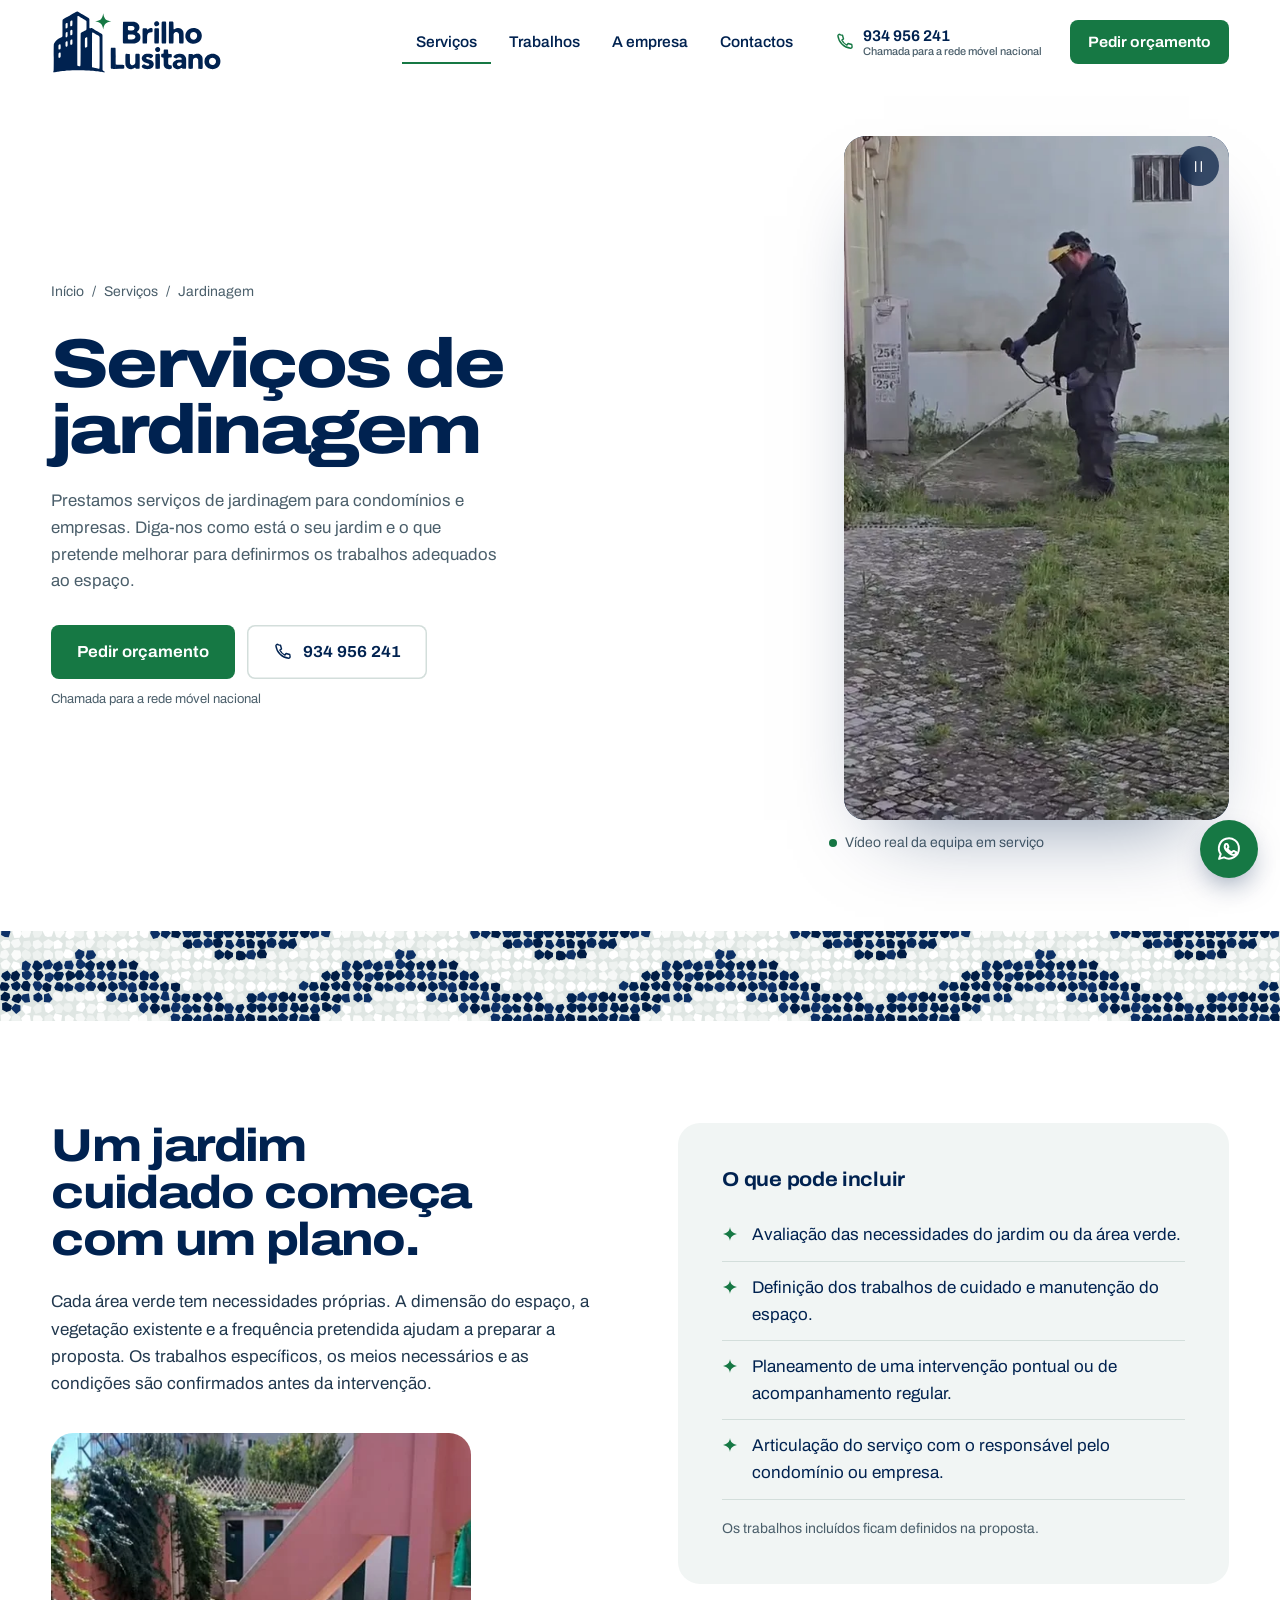
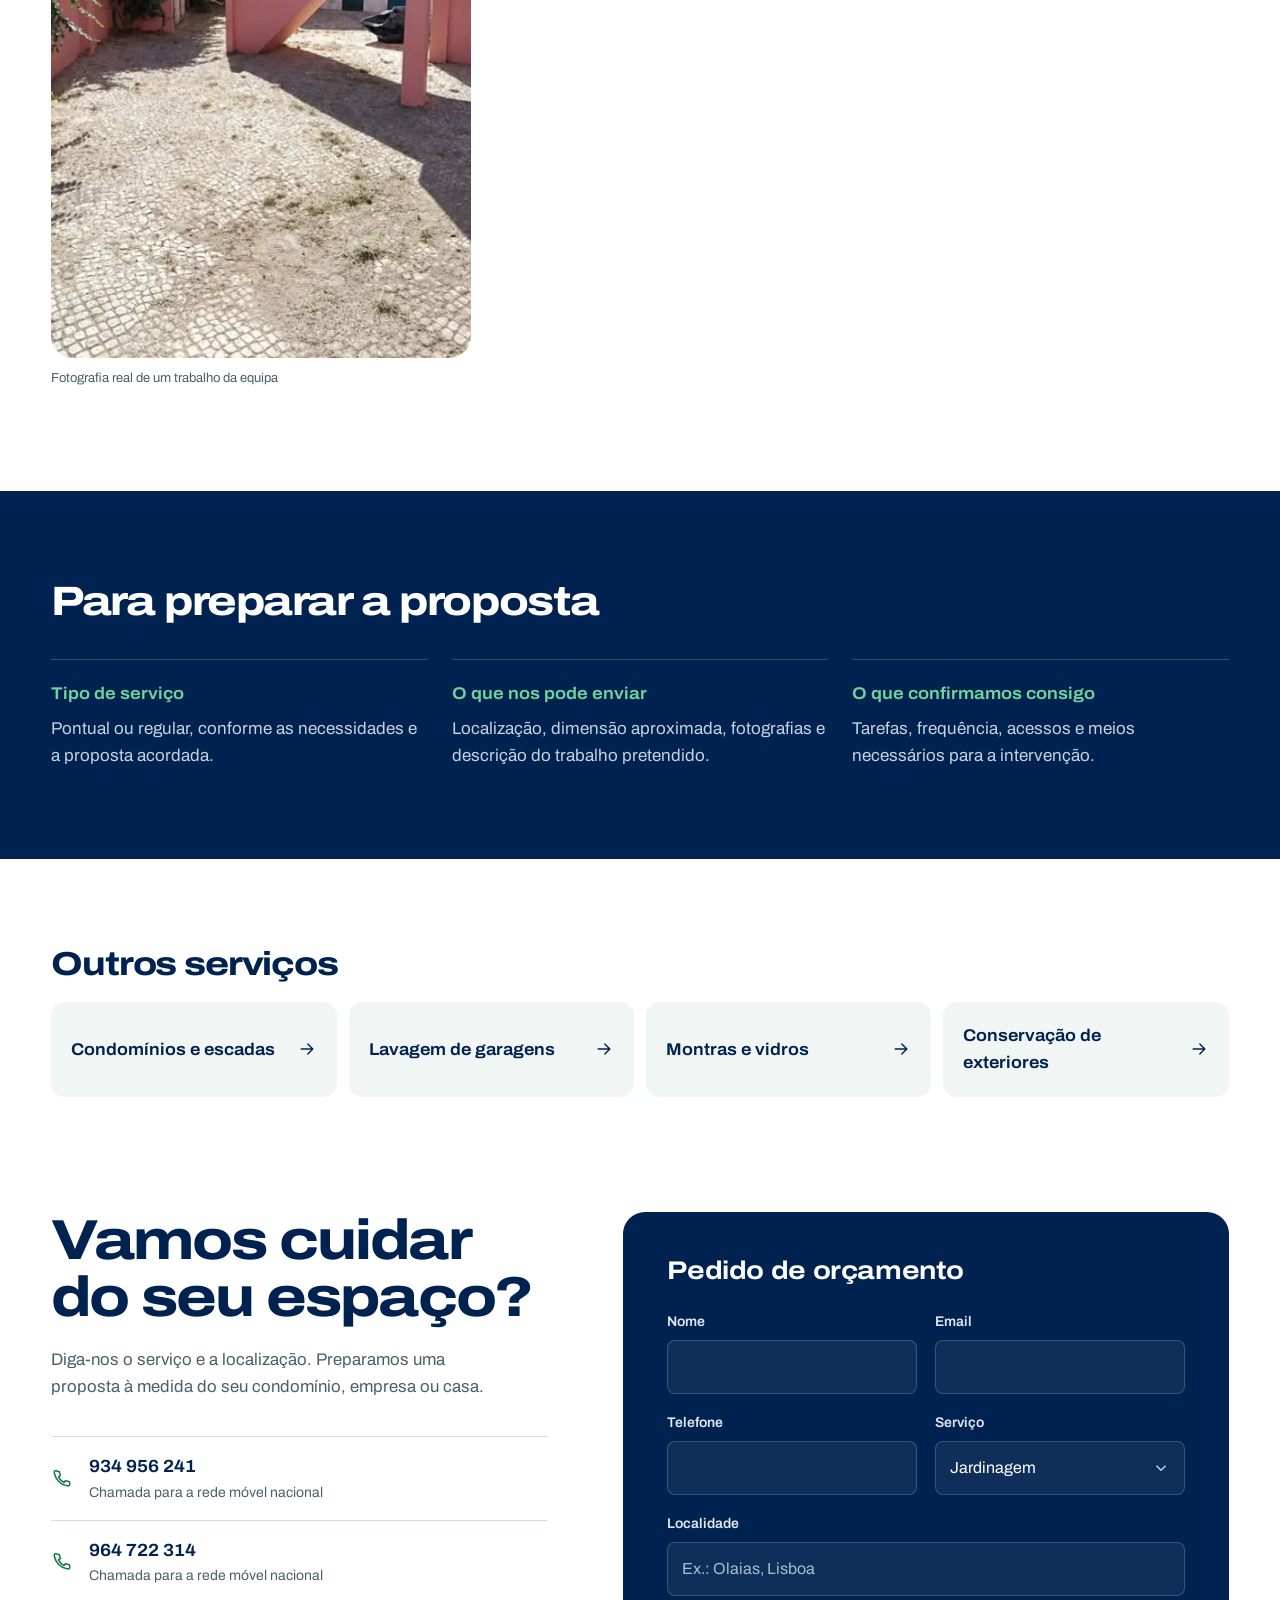
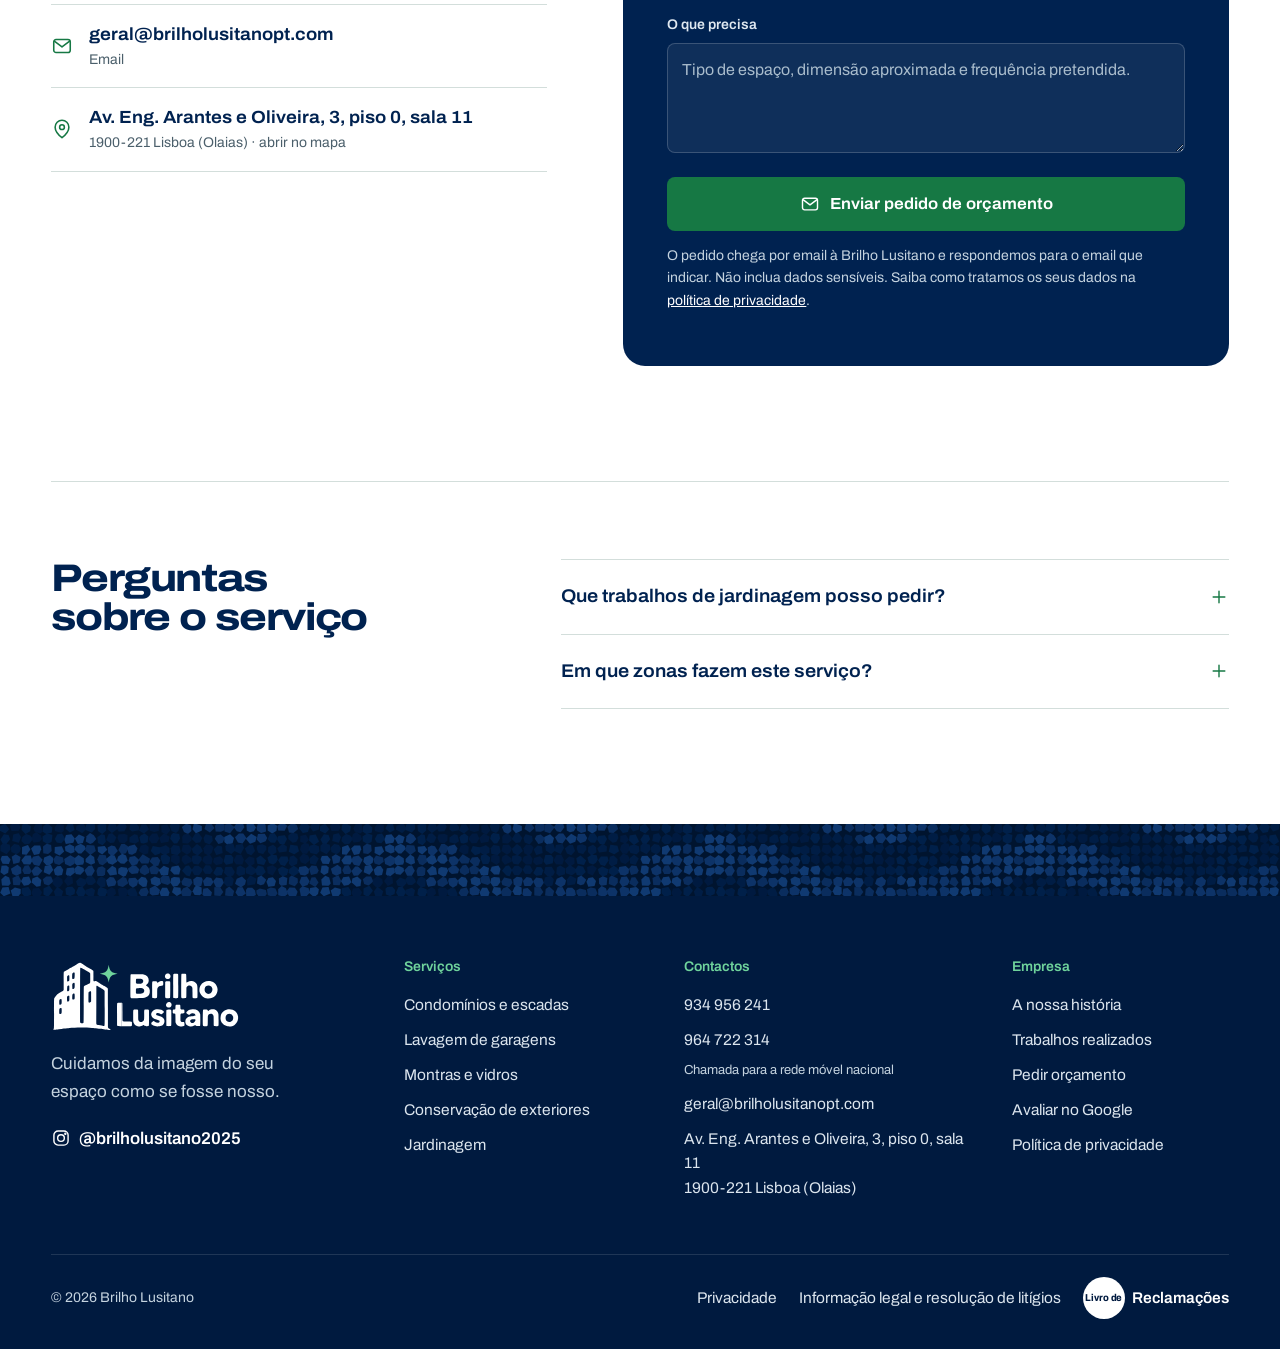
<file: jardinagem-lisboa/index.html>
<!doctype html><html lang="pt-PT"><head><meta charset="utf-8"><meta name="viewport" content="width=device-width,initial-scale=1"><meta name="theme-color" content="#002250"><meta http-equiv="Content-Security-Policy" content="default-src 'self'; script-src 'self'; style-src 'self' 'unsafe-inline'; img-src 'self' data:; media-src 'self'; font-src 'self'; connect-src 'self' https://brilliant-dodol-3db81f.netlify.app https://api.web3forms.com; object-src 'none'; base-uri 'self'; form-action 'self'; upgrade-insecure-requests"><meta name="referrer" content="strict-origin-when-cross-origin"><title>Jardinagem para condomínios em Lisboa | Brilho Lusitano</title><meta name="description" content="Jardinagem e manutenção de áreas verdes de condomínios e empresas em Lisboa, Sintra e Cascais. Peça orçamento: 934 956 241."><link rel="canonical" href="https://brilholusitanopt.com/jardinagem-lisboa/"><meta property="og:type" content="website"><meta property="og:locale" content="pt_PT"><meta property="og:title" content="Jardinagem para condomínios em Lisboa | Brilho Lusitano"><meta property="og:description" content="Jardinagem e manutenção de áreas verdes de condomínios e empresas em Lisboa, Sintra e Cascais. Peça orçamento: 934 956 241."><meta property="og:url" content="https://brilholusitanopt.com/jardinagem-lisboa/"><meta property="og:image" content="https://brilholusitanopt.com/assets/og-brilho-lusitano.jpg"><meta property="og:image:width" content="1200"><meta property="og:image:height" content="630"><meta property="og:image:alt" content="Brilho Lusitano: limpeza de condomínios em Lisboa"><meta property="og:site_name" content="Brilho Lusitano"><meta name="twitter:card" content="summary_large_image"><meta name="robots" content="index,follow,max-image-preview:large"><link rel="icon" type="image/svg+xml" href="/assets/favicon.svg"><link rel="preload" href="/assets/fonts/archivo-variable.woff2" as="font" type="font/woff2" crossorigin><link rel="stylesheet" href="/styles.css"><script src="/app.js" defer></script></head><body><a class="skip" href="#main">Saltar para o conteúdo</a><header class="site-header"><div class="wrap bar"><a class="brand" href="/" aria-label="Brilho Lusitano, página inicial"><svg class="logo " viewBox="24 15 247 94" role="img" aria-label="Brilho Lusitano"><path class="logo-ink" d="M99.60 105.90C99.08 105.85 96.76 105.54 94.45 105.22C92.14 104.89 89.58 104.55 88.75 104.45C85.41 104.07 82.65 103.79 80.80 103.65C79.73 103.57 78.13 103.44 77.25 103.36C69.14 102.61 54.53 102.68 47.88 103.50C47.01 103.61 45.71 103.74 44.98 103.80C42.29 104.01 39.29 104.37 34.00 105.12C32.43 105.34 30.70 105.58 30.15 105.66C28.98 105.82 27.62 105.84 27.26 105.70C26.91 105.57 26.93 105.31 27.31 104.84C28.01 103.96 27.95 105.90 27.96 84.90C27.96 63.74 27.90 65.43 28.65 64.20C30.66 60.90 33.43 58.44 37.45 56.42C39.42 55.42 39.89 55.09 40.23 54.47L40.45 54.05L40.46 42.65C40.46 29.84 40.41 30.75 41.21 30.06C41.62 29.71 45.50 27.38 47.05 26.55C47.55 26.28 48.19 25.92 48.48 25.73C48.77 25.55 49.37 25.22 49.83 24.99C50.28 24.76 51.08 24.31 51.60 23.98C52.75 23.26 55.16 21.85 57.20 20.70C58.03 20.23 59.10 19.62 59.58 19.34C61.49 18.23 61.81 18.28 64.50 20.00C65.13 20.40 66.19 21.06 66.85 21.45C67.51 21.84 68.41 22.39 68.85 22.67C70.14 23.48 73.89 25.70 74.93 26.27C76.59 27.18 78.18 28.18 78.56 28.55C79.24 29.20 79.23 29.11 79.17 35.71C79.13 39.28 79.14 41.70 79.20 41.90C79.43 42.69 79.98 42.87 81.10 42.54C81.86 42.32 82.41 42.34 83.05 42.64C83.71 42.94 86.51 44.60 87.70 45.40C88.17 45.71 89.36 46.45 90.35 47.05C91.34 47.65 92.40 48.30 92.70 48.50C93.00 48.70 93.81 49.18 94.50 49.55C96.78 50.79 97.69 51.53 97.89 52.27C97.96 52.52 98.00 61.31 98.00 77.50C98.01 93.00 98.05 102.49 98.11 102.73C98.26 103.32 98.72 103.74 99.96 104.42C102.30 105.71 102.20 106.13 99.60 105.90ZM110.75 100.85C110.29 100.69 110.04 100.39 109.93 99.90C109.88 99.71 109.85 93.27 109.85 85.60C109.85 69.88 109.78 71.18 110.60 70.78C110.97 70.61 114.85 70.44 115.64 70.57L116.00 70.63L116.00 85.81L116.00 101.00L113.58 101.00C111.75 100.99 111.05 100.96 110.75 100.85ZM93.16 100.75C93.85 100.46 93.80 102.27 93.80 77.77C93.80 57.77 93.78 55.59 93.64 55.17C93.41 54.49 92.65 53.85 90.45 52.50C89.42 51.87 88.22 51.11 87.77 50.82C86.98 50.30 84.85 49.03 84.28 48.73C83.87 48.52 83.41 48.60 83.16 48.93L82.95 49.21L82.92 73.33C82.89 99.49 82.86 98.27 83.45 98.79C83.87 99.15 83.81 99.14 85.96 99.55C88.27 99.99 91.57 100.67 91.95 100.79C92.40 100.93 92.77 100.92 93.16 100.75ZM65.87 97.04C66.54 96.55 66.49 98.38 66.51 75.00C66.52 63.37 66.56 52.92 66.60 51.78L66.66 49.71L66.95 49.29C67.29 48.81 67.41 48.75 71.21 46.92C72.94 46.08 74.01 45.50 74.27 45.26C75.03 44.58 75.01 44.77 74.98 38.35L74.95 32.65L74.67 32.18C74.38 31.67 73.67 31.16 71.70 30.02C71.12 29.69 69.82 28.91 68.80 28.29C67.78 27.68 66.59 26.97 66.15 26.72C65.71 26.48 64.93 26.03 64.43 25.73C62.92 24.84 62.28 24.82 61.99 25.67C61.79 26.24 61.79 95.77 61.98 96.32C62.24 97.06 62.95 97.31 64.67 97.26C65.42 97.25 65.65 97.20 65.87 97.04ZM36.36 85.19C37.74 84.67 37.90 84.22 37.90 80.83C37.90 78.02 37.84 77.74 37.23 77.56C36.51 77.36 35.22 78.01 34.90 78.73C34.63 79.32 34.60 84.05 34.86 84.70C35.14 85.38 35.51 85.51 36.36 85.19ZM36.63 72.87C37.71 72.42 37.89 71.88 37.89 69.05C37.89 65.72 37.59 65.24 35.99 66.05C34.84 66.64 34.67 67.20 34.72 70.29C34.75 72.33 34.76 72.51 34.96 72.77C35.31 73.23 35.71 73.26 36.63 72.87ZM74.99 70.09C75.50 69.82 75.70 69.66 75.88 69.33L76.11 68.91L76.15 62.70C76.20 56.04 76.19 55.86 75.69 55.60C74.98 55.21 73.06 56.28 72.80 57.21C72.67 57.65 72.67 69.10 72.80 69.65C73.01 70.57 73.74 70.72 74.99 70.09ZM46.31 69.08C47.70 68.60 47.84 68.25 47.88 65.11C47.92 62.28 47.89 61.98 47.55 61.64C46.88 60.97 45.20 61.79 44.89 62.93C44.72 63.55 44.86 68.24 45.06 68.66C45.30 69.16 45.70 69.29 46.31 69.08ZM53.65 66.26C54.75 65.74 54.80 65.58 54.80 62.37C54.80 59.62 54.74 59.11 54.37 58.85C53.65 58.35 52.09 59.15 51.80 60.18C51.64 60.79 51.55 65.28 51.69 65.73C51.96 66.54 52.66 66.73 53.65 66.26ZM46.46 55.59C47.01 55.33 47.56 54.72 47.69 54.23C47.87 53.59 47.83 48.85 47.65 48.50C47.27 47.77 45.82 48.13 45.25 49.10C45.05 49.45 44.88 54.49 45.05 55.17C45.20 55.79 45.74 55.95 46.46 55.59ZM53.76 52.36C54.67 51.75 54.74 51.50 54.78 48.62C54.83 45.76 54.79 45.37 54.40 44.98C53.91 44.50 52.92 44.76 52.18 45.57C51.63 46.19 51.57 46.62 51.67 49.70L51.75 52.32L52.04 52.57C52.44 52.91 53.04 52.83 53.76 52.36ZM46.55 42.79C47.21 42.48 47.66 41.93 47.80 41.26C47.97 40.41 47.90 35.62 47.70 35.33C47.36 34.81 46.60 34.86 45.77 35.46C44.91 36.08 44.89 36.22 44.92 39.59L44.95 42.48L45.19 42.74C45.49 43.06 45.93 43.08 46.55 42.79ZM52.89 39.80C53.25 39.80 54.28 39.03 54.52 38.58C54.79 38.07 54.94 32.75 54.70 31.97C54.35 30.80 52.20 31.51 51.69 32.97C51.49 33.51 51.50 38.82 51.70 39.30C51.84 39.63 52.33 39.94 52.58 39.85C52.66 39.82 52.80 39.80 52.89 39.80Z"/><path class="logo-ink logo-word" d="M161.75 101.44C161.58 101.42 161.09 101.35 160.65 101.29C158.65 101.03 157.30 100.56 155.96 99.65C154.34 98.55 154.22 98.37 154.42 97.20C154.57 96.28 154.75 96.00 155.53 95.45C157.37 94.16 157.71 94.13 158.89 95.15C161.18 97.13 164.68 97.18 165.16 95.23C165.45 94.10 164.64 93.46 162.08 92.76C157.01 91.38 155.53 90.29 154.51 87.23C153.57 84.41 156.00 80.57 159.40 79.51C161.49 78.86 165.41 78.99 167.43 79.78C168.88 80.35 170.68 81.64 170.72 82.13C170.77 82.85 170.64 83.04 169.41 84.25C167.73 85.89 167.55 85.92 165.97 84.86C163.77 83.38 160.60 83.72 160.60 85.43C160.60 86.37 161.59 86.95 164.49 87.70C168.12 88.64 169.64 89.56 170.81 91.55C172.64 94.67 170.93 99.27 167.44 100.60C166.07 101.12 162.85 101.60 161.75 101.44ZM205.15 101.40C200.81 100.93 198.28 98.20 198.68 94.40C198.95 91.79 200.39 89.98 203.05 88.89C204.81 88.18 205.19 88.11 207.90 87.99C211.57 87.84 211.70 87.80 211.70 86.81C211.70 85.26 210.37 84.26 208.30 84.27C206.81 84.27 206.24 84.50 204.62 85.72C203.92 86.25 203.45 86.19 201.85 85.38C199.42 84.15 199.29 83.34 201.26 81.66C203.21 80.00 205.15 79.26 207.91 79.13C213.39 78.88 216.69 80.93 217.92 85.35C218.22 86.45 218.28 99.56 217.98 100.22C217.69 100.87 217.42 100.94 215.28 100.91C213.06 100.88 212.93 100.85 212.24 100.20C211.57 99.57 211.41 99.57 210.31 100.19C208.68 101.13 206.78 101.57 205.15 101.40ZM137.65 101.34C137.54 101.31 137.05 101.20 136.56 101.09C134.22 100.56 132.91 99.50 131.74 97.18C130.85 95.42 130.76 94.42 130.83 86.72C130.90 78.76 130.60 79.45 134.03 79.45C135.89 79.45 136.31 79.48 136.62 79.62C137.34 79.94 137.31 79.73 137.34 86.34C137.37 92.79 137.38 92.83 137.98 93.93C139.38 96.50 143.27 96.13 144.69 93.29C145.11 92.45 145.12 92.24 145.14 85.96C145.15 78.86 144.88 79.47 148.04 79.42C150.17 79.38 150.62 79.46 151.07 79.92L151.35 80.21L151.40 83.38C151.54 91.32 151.46 99.82 151.26 100.24C150.91 100.93 150.54 101.02 148.22 100.98C145.97 100.95 145.79 100.89 145.33 100.17C144.81 99.35 144.53 99.31 143.61 99.90C142.06 100.90 140.82 101.30 139.05 101.35C138.39 101.37 137.76 101.37 137.65 101.34ZM192.25 101.34C188.60 100.79 187.20 99.78 186.24 96.99L185.85 95.85L185.80 90.70C185.74 84.47 185.84 84.81 183.99 84.60C182.39 84.42 182.18 84.10 182.22 81.95C182.27 79.82 182.45 79.56 183.99 79.41C185.64 79.24 185.74 79.09 185.80 76.30C185.88 73.10 185.81 73.17 189.21 73.22C192.25 73.26 192.13 73.14 192.20 76.27C192.27 79.35 192.29 79.38 194.95 79.49C197.34 79.58 197.47 79.71 197.52 82.10C197.57 84.34 197.42 84.48 194.91 84.59C192.21 84.71 192.36 84.43 192.32 89.43C192.29 93.86 192.31 94.04 193.00 94.83C193.63 95.54 194.09 95.72 195.33 95.71C197.16 95.70 197.46 96.05 197.56 98.40C197.64 100.47 197.53 100.62 195.43 101.06C194.30 101.30 192.84 101.43 192.25 101.34ZM253.55 101.15C250.70 100.59 249.29 99.87 247.40 98.00C244.62 95.24 243.79 92.00 244.70 87.54C246.37 79.42 257.45 76.27 263.90 82.07C268.99 86.65 268.35 95.52 262.65 99.37C260.18 101.04 256.59 101.74 253.55 101.15ZM116.00 85.85C116.00 77.52 116.03 70.70 116.06 70.70C116.23 70.70 116.52 70.95 116.67 71.23C116.84 71.53 116.85 72.30 116.90 82.70C116.95 94.86 116.92 94.12 117.50 94.65C117.71 94.84 117.94 94.85 122.99 94.95C129.80 95.09 129.25 94.81 129.25 98.05C129.25 101.23 129.95 100.94 122.12 100.98L116.00 101.01L116.00 85.85ZM174.63 100.85C173.93 100.55 173.97 101.13 173.93 90.31C173.91 81.47 173.92 80.55 174.06 80.30C174.34 79.84 174.70 79.70 175.72 79.66C176.23 79.63 176.78 79.57 176.93 79.51C177.70 79.21 179.55 79.43 180.02 79.88C180.48 80.31 180.48 80.32 180.46 90.45C180.45 101.32 180.50 100.54 179.73 100.86C179.26 101.06 175.09 101.05 174.63 100.85ZM222.12 100.80C221.80 100.66 221.65 100.51 221.53 100.23C221.16 99.33 221.29 80.83 221.68 80.16C222.03 79.56 222.24 79.51 224.50 79.48C226.91 79.45 227.02 79.48 227.60 80.44C228.18 81.39 228.41 81.39 229.64 80.46C230.94 79.46 232.07 79.15 234.35 79.15C237.02 79.16 238.24 79.72 239.97 81.71C240.71 82.55 240.86 82.83 241.25 83.95C241.81 85.59 241.82 85.69 241.87 93.06C241.92 100.61 241.94 100.41 241.28 100.77C240.74 101.06 236.90 101.10 236.25 100.81C235.47 100.47 235.50 100.70 235.50 94.22C235.50 87.97 235.51 88.07 234.87 86.87C233.26 83.83 228.76 84.47 228.00 87.86C227.93 88.14 227.87 90.59 227.85 94.12C227.79 100.66 227.81 100.47 227.08 100.80C226.43 101.09 222.77 101.09 222.12 100.80ZM209.45 96.46C211.46 95.47 212.55 93.03 211.37 92.16C211.04 91.91 208.48 91.80 207.47 91.99C204.88 92.47 203.99 94.80 205.86 96.23C206.90 97.02 208.15 97.10 209.45 96.46ZM256.98 95.45C258.58 95.07 259.78 94.04 260.57 92.34C260.83 91.78 260.85 91.67 260.85 90.34L260.85 88.93L260.42 88.06C258.39 83.98 253.27 83.89 251.37 87.89C250.98 88.71 250.86 90.76 251.14 91.93C251.75 94.53 254.31 96.08 256.98 95.45ZM175.89 76.67C173.23 75.55 172.64 72.62 174.70 70.77C177.73 68.04 182.18 71.19 180.45 74.84C179.68 76.48 177.50 77.35 175.89 76.67ZM227.20 64.93C222.86 64.44 219.39 61.83 217.75 57.82C216.98 55.92 216.95 55.77 216.95 53.70C216.96 51.38 217.28 50.15 218.46 48.02C221.83 41.88 230.56 40.33 236.51 44.82C238.83 46.57 240.60 50.23 240.60 53.27C240.60 56.22 239.29 59.72 237.55 61.44C234.83 64.11 231.10 65.37 227.20 64.93ZM128.38 64.60C127.96 64.52 127.65 64.29 127.44 63.89C127.19 63.40 127.21 34.66 127.46 34.14C127.84 33.35 127.39 33.39 135.85 33.43L143.35 33.46L144.50 33.74C148.61 34.72 151.05 37.55 151.05 41.30C151.04 43.95 150.35 45.38 148.12 47.30C147.20 48.11 147.34 48.47 148.85 49.24C151.64 50.65 152.99 53.85 152.35 57.50C151.83 60.45 150.44 62.11 147.25 63.58C145.10 64.58 144.48 64.64 135.80 64.66C131.92 64.67 128.58 64.64 128.38 64.60ZM156.25 64.51C155.43 64.14 155.49 64.95 155.50 53.73C155.51 42.60 155.46 43.27 156.20 42.88C156.50 42.72 156.80 42.70 158.60 42.70C161.01 42.70 161.38 42.80 161.73 43.55C162.08 44.32 162.15 44.43 162.31 44.53C162.57 44.69 162.91 44.54 163.60 43.95C165.05 42.70 168.29 41.87 169.27 42.49C169.92 42.90 169.95 43.03 169.94 45.21C169.92 48.24 169.87 48.31 167.81 48.41C165.10 48.54 163.63 49.36 162.75 51.22C162.13 52.52 162.12 52.64 162.05 58.35C161.98 64.14 161.99 64.06 161.29 64.41C160.74 64.69 156.80 64.77 156.25 64.51ZM183.60 64.53C182.82 64.12 182.88 65.51 182.88 48.90C182.88 32.29 182.82 33.56 183.60 33.18C184.14 32.91 188.19 32.91 188.70 33.19C189.52 33.62 189.45 32.18 189.45 48.80C189.45 65.42 189.52 63.99 188.70 64.41C188.14 64.69 184.09 64.79 183.60 64.53ZM194.40 64.59C193.95 64.45 193.64 64.16 193.48 63.71C193.28 63.16 193.29 34.19 193.49 33.73C193.79 33.02 194.08 32.95 196.55 32.98C200.15 33.03 199.87 32.54 199.94 38.92C199.99 43.58 200.01 43.91 200.34 44.12C200.60 44.30 201.00 44.16 201.78 43.64C203.39 42.56 204.85 42.13 206.64 42.23C209.65 42.38 212.33 43.97 213.40 46.22C214.41 48.35 214.52 49.49 214.48 57.45C214.45 64.19 214.47 63.93 213.80 64.38C213.31 64.71 208.87 64.69 208.50 64.35C207.99 63.89 208.00 64.02 207.96 57.62C207.92 51.02 207.94 51.21 207.25 50.05C207.06 49.72 206.69 49.26 206.45 49.03C204.67 47.38 201.21 48.24 200.29 50.56L200.06 51.15L200.00 57.40C199.94 64.27 199.97 64.06 199.33 64.47C199.01 64.68 195.04 64.77 194.40 64.59ZM173.12 64.40C172.36 63.93 172.39 64.53 172.42 53.47L172.45 43.63L172.92 43.14L173.39 42.65L175.79 42.65C178.06 42.65 178.20 42.66 178.47 42.86C179.15 43.36 179.11 42.66 179.04 53.70C178.97 64.59 179.00 64.02 178.37 64.40C177.87 64.71 173.62 64.70 173.12 64.40ZM229.64 59.00C233.75 58.33 235.35 52.63 232.29 49.58C230.50 47.79 227.63 47.66 225.43 49.28C223.73 50.54 223.18 53.92 224.30 56.29C225.17 58.12 227.57 59.34 229.64 59.00ZM142.45 58.56C145.20 57.78 146.19 54.64 144.26 52.81C143.01 51.64 141.85 51.43 137.53 51.58C134.30 51.69 134.42 51.56 134.39 55.15C134.37 58.97 134.17 58.81 138.80 58.76C141.30 58.74 141.96 58.70 142.45 58.56ZM141.68 45.63C143.62 44.85 144.47 42.81 143.61 41.05C142.90 39.62 141.90 39.29 138.04 39.27C134.33 39.24 134.47 39.13 134.42 42.39C134.36 45.97 134.30 45.92 138.45 45.87C140.94 45.84 141.19 45.83 141.68 45.63ZM174.60 39.71C171.60 38.79 171.29 34.24 174.14 32.89C177.30 31.39 180.64 34.66 179.08 37.73C178.30 39.28 176.21 40.20 174.60 39.71Z"/><g class="logo-star"><path class="star-rays" d="M99 12v41M78.5 32.8h41" /><path class="star-core" d="M99 21.2C100.3 29.5 102.5 31.6 110.6 32.8C102.5 34 100.3 36.1 99 44.4C97.7 36.1 95.5 34 87.4 32.8C95.5 31.6 97.7 29.5 99 21.2Z"/></g></svg></a><nav class="nav" id="nav" aria-label="Navegação principal"><a href="/#servicos" aria-current="page">Serviços</a><a href="/galeria/">Trabalhos</a><a href="/#empresa">A empresa</a><a href="/#contactos">Contactos</a><div class="nav-mobile-extra"><a href="tel:+351934956241"><svg class="ico" viewBox="0 0 24 24" aria-hidden="true"><path d="M6.6 3.5 9 3.9l1.2 4.4-2 1.4a12 12 0 0 0 6.1 6.1l1.4-2 4.4 1.2.4 2.4c.1 1-.7 2.1-1.8 2.1A17.3 17.3 0 0 1 3.5 4.6c0-1.1 1.1-1.9 2.1-1.8Z"/></svg>934 956 241</a><a href="tel:+351964722314"><svg class="ico" viewBox="0 0 24 24" aria-hidden="true"><path d="M6.6 3.5 9 3.9l1.2 4.4-2 1.4a12 12 0 0 0 6.1 6.1l1.4-2 4.4 1.2.4 2.4c.1 1-.7 2.1-1.8 2.1A17.3 17.3 0 0 1 3.5 4.6c0-1.1 1.1-1.9 2.1-1.8Z"/></svg>964 722 314</a><small class="call-note">Chamada para a rede móvel nacional</small></div></nav><a class="bar-phone" href="tel:+351934956241"><svg class="ico" viewBox="0 0 24 24" aria-hidden="true"><path d="M6.6 3.5 9 3.9l1.2 4.4-2 1.4a12 12 0 0 0 6.1 6.1l1.4-2 4.4 1.2.4 2.4c.1 1-.7 2.1-1.8 2.1A17.3 17.3 0 0 1 3.5 4.6c0-1.1 1.1-1.9 2.1-1.8Z"/></svg><span class="bar-phone-text"><span>934 956 241</span><small>Chamada para a rede móvel nacional</small></span></a><a class="btn btn-sm" href="/#contactos">Pedir orçamento</a><button class="menu-button" type="button" aria-label="Abrir menu" aria-expanded="false" aria-controls="nav"><svg class="ico" viewBox="0 0 24 24" aria-hidden="true"><path d="M4 8h16M4 16h16"/></svg><svg class="ico" viewBox="0 0 24 24" aria-hidden="true"><path d="M6 6l12 12M18 6 6 18"/></svg></button></div></header><main id="main"><section class="svc-hero"><div class="wrap svc-hero-grid"><div><nav class="crumbs" aria-label="Percurso"><a href="/">Início</a><span aria-hidden="true">/</span><a href="/#servicos">Serviços</a><span aria-hidden="true">/</span><span aria-current="page">Jardinagem</span></nav><h1>Serviços de jardinagem</h1><p class="lede">Prestamos serviços de jardinagem para condomínios e empresas. Diga-nos como está o seu jardim e o que pretende melhorar para definirmos os trabalhos adequados ao espaço.</p><div class="actions"><a class="btn" href="#contactos">Pedir orçamento</a><a class="btn btn-ghost" href="tel:+351934956241"><svg class="ico" viewBox="0 0 24 24" aria-hidden="true"><path d="M6.6 3.5 9 3.9l1.2 4.4-2 1.4a12 12 0 0 0 6.1 6.1l1.4-2 4.4 1.2.4 2.4c.1 1-.7 2.1-1.8 2.1A17.3 17.3 0 0 1 3.5 4.6c0-1.1 1.1-1.9 2.1-1.8Z"/></svg>934 956 241</a></div><p class="call-note">Chamada para a rede móvel nacional</p></div><figure class="svc-video"><div class="frame"><video class="loop-video " data-autoplay muted loop playsinline preload="auto" poster="/assets/video/jardinagem-poster.webp" aria-label="Corte de erva com roçadora numa área exterior"><source src="/assets/video/jardinagem.mp4" type="video/mp4"></video><button type="button" class="loop-toggle" aria-label="Pausar vídeo" data-playing="true"><svg class="ico" viewBox="0 0 24 24" aria-hidden="true"><path d="M8 5v14M16 5v14"/></svg><svg class="ico" viewBox="0 0 24 24" aria-hidden="true"><path d="M8 5.5v13l10.5-6.5L8 5.5Z"/></svg></button></div><figcaption><span class="live-dot" aria-hidden="true"></span>Vídeo real da equipa em serviço</figcaption></figure></div></section><div class="calcada " aria-hidden="true"></div><section class="svc-body"><div class="wrap svc-body-grid"><div><h2>Um jardim cuidado começa com um plano.</h2><p>Cada área verde tem necessidades próprias. A dimensão do espaço, a vegetação existente e a frequência pretendida ajudam a preparar a proposta. Os trabalhos específicos, os meios necessários e as condições são confirmados antes da intervenção.</p><figure class="svc-photo"><img srcset="/assets/patio-depois-480.webp 480w, /assets/patio-depois.webp 614w" sizes="(max-width: 800px) 100vw, 45vw" src="/assets/patio-depois.webp" alt="Pátio de condomínio com vegetação cuidada" loading="lazy"><figcaption>Fotografia real de um trabalho da equipa</figcaption></figure></div><div class="includes"><h3>O que pode incluir</h3><ul><li><svg class="spark" viewBox="0 0 24 24" aria-hidden="true"><path d="M12 1.5c.7 6 3.5 8.8 10.5 10.5-7 1.7-9.8 4.5-10.5 10.5C11.3 16.5 8.5 13.7 1.5 12 8.5 10.3 11.3 7.5 12 1.5Z"/></svg><span>Avaliação das necessidades do jardim ou da área verde.</span></li><li><svg class="spark" viewBox="0 0 24 24" aria-hidden="true"><path d="M12 1.5c.7 6 3.5 8.8 10.5 10.5-7 1.7-9.8 4.5-10.5 10.5C11.3 16.5 8.5 13.7 1.5 12 8.5 10.3 11.3 7.5 12 1.5Z"/></svg><span>Definição dos trabalhos de cuidado e manutenção do espaço.</span></li><li><svg class="spark" viewBox="0 0 24 24" aria-hidden="true"><path d="M12 1.5c.7 6 3.5 8.8 10.5 10.5-7 1.7-9.8 4.5-10.5 10.5C11.3 16.5 8.5 13.7 1.5 12 8.5 10.3 11.3 7.5 12 1.5Z"/></svg><span>Planeamento de uma intervenção pontual ou de acompanhamento regular.</span></li><li><svg class="spark" viewBox="0 0 24 24" aria-hidden="true"><path d="M12 1.5c.7 6 3.5 8.8 10.5 10.5-7 1.7-9.8 4.5-10.5 10.5C11.3 16.5 8.5 13.7 1.5 12 8.5 10.3 11.3 7.5 12 1.5Z"/></svg><span>Articulação do serviço com o responsável pelo condomínio ou empresa.</span></li></ul><p class="small">Os trabalhos incluídos ficam definidos na proposta.</p></div></div></section><section class="svc-plan"><div class="wrap"><h2>Para preparar a proposta</h2><dl class="plan"><div><dt>Tipo de serviço</dt><dd>Pontual ou regular, conforme as necessidades e a proposta acordada.</dd></div><div><dt>O que nos pode enviar</dt><dd>Localização, dimensão aproximada, fotografias e descrição do trabalho pretendido.</dd></div><div><dt>O que confirmamos consigo</dt><dd>Tarefas, frequência, acessos e meios necessários para a intervenção.</dd></div></dl></div></section><nav class="related wrap" aria-label="Outros serviços"><h2>Outros serviços</h2><ul><li><a href="/limpeza-condominios-lisboa/"><span>Condomínios e escadas</span><svg class="ico" viewBox="0 0 24 24" aria-hidden="true"><path d="M5 12h14M13 6l6 6-6 6"/></svg></a></li><li><a href="/lavagem-garagens-lisboa/"><span>Lavagem de garagens</span><svg class="ico" viewBox="0 0 24 24" aria-hidden="true"><path d="M5 12h14M13 6l6 6-6 6"/></svg></a></li><li><a href="/limpeza-vidros-montras-lisboa/"><span>Montras e vidros</span><svg class="ico" viewBox="0 0 24 24" aria-hidden="true"><path d="M5 12h14M13 6l6 6-6 6"/></svg></a></li><li><a href="/conservacao-exteriores-lisboa/"><span>Conservação de exteriores</span><svg class="ico" viewBox="0 0 24 24" aria-hidden="true"><path d="M5 12h14M13 6l6 6-6 6"/></svg></a></li></ul></nav><section class="contact" id="contactos"><div class="wrap contact-grid"><div class="contact-copy"><h2>Vamos cuidar do seu espaço?</h2><p class="lede">Diga-nos o serviço e a localização. Preparamos uma proposta à medida do seu condomínio, empresa ou casa.</p><ul class="contact-list"><li><a href="tel:+351934956241"><svg class="ico" viewBox="0 0 24 24" aria-hidden="true"><path d="M6.6 3.5 9 3.9l1.2 4.4-2 1.4a12 12 0 0 0 6.1 6.1l1.4-2 4.4 1.2.4 2.4c.1 1-.7 2.1-1.8 2.1A17.3 17.3 0 0 1 3.5 4.6c0-1.1 1.1-1.9 2.1-1.8Z"/></svg><span><strong>934 956 241</strong><small>Chamada para a rede móvel nacional</small></span></a></li><li><a href="tel:+351964722314"><svg class="ico" viewBox="0 0 24 24" aria-hidden="true"><path d="M6.6 3.5 9 3.9l1.2 4.4-2 1.4a12 12 0 0 0 6.1 6.1l1.4-2 4.4 1.2.4 2.4c.1 1-.7 2.1-1.8 2.1A17.3 17.3 0 0 1 3.5 4.6c0-1.1 1.1-1.9 2.1-1.8Z"/></svg><span><strong>964 722 314</strong><small>Chamada para a rede móvel nacional</small></span></a></li><li><a href="mailto:geral@brilholusitanopt.com"><svg class="ico" viewBox="0 0 24 24" aria-hidden="true"><rect x="3" y="5" width="18" height="14" rx="2.5"/><path d="m4 7 8 6 8-6"/></svg><span><strong>geral@brilholusitanopt.com</strong><small>Email</small></span></a></li><li><a href="https://www.google.com/maps/search/?api=1&query=Av.%20Eng.%20Arantes%20e%20Oliveira%203%2C%201900-221%20Lisboa%2C%20Portugal" target="_blank" rel="noopener"><svg class="ico" viewBox="0 0 24 24" aria-hidden="true"><path d="M19.5 10c0 5.5-7.5 11.5-7.5 11.5S4.5 15.5 4.5 10a7.5 7.5 0 1 1 15 0Z"/><circle cx="12" cy="10" r="2.6"/></svg><span><strong>Av. Eng. Arantes e Oliveira, 3, piso 0, sala 11</strong><small>1900-221 Lisboa (Olaias) · abrir no mapa</small></span></a></li></ul></div><form class="quote-form" id="quote-form" novalidate data-endpoint="https://brilliant-dodol-3db81f.netlify.app/api/orcamento" data-fallback="https://api.web3forms.com/submit" data-key="5b82bcef-ef08-492d-b203-1a1006da8c61"><h3>Pedido de orçamento</h3><div class="form-grid"><div class="field"><label for="name">Nome</label><input id="name" name="name" autocomplete="name" required maxlength="100"></div><div class="field"><label for="email">Email</label><input id="email" name="email" type="email" autocomplete="email" inputmode="email" required maxlength="150"></div><div class="field"><label for="phone">Telefone</label><input id="phone" name="phone" autocomplete="tel" type="tel" inputmode="tel" required minlength="9" maxlength="25" pattern="[0-9 \+\(\)\.\-]{9,25}"></div><div class="field"><label for="service">Serviço</label><select id="service" name="service" data-selected="5" required><option value="">Escolha um serviço</option><option>Limpeza de condomínios e escadas</option><option>Lavagem de garagens</option><option>Limpeza de montras e vidros</option><option>Conservação de exteriores</option><option selected>Jardinagem</option><option>Outro serviço</option></select></div><div class="field full"><label for="location">Localidade</label><input id="location" name="location" autocomplete="address-level2" required maxlength="150" placeholder="Ex.: Olaias, Lisboa"></div><div class="field full"><label for="message">O que precisa</label><textarea id="message" name="message" required minlength="10" maxlength="2000" placeholder="Tipo de espaço, dimensão aproximada e frequência pretendida."></textarea></div></div><input type="checkbox" name="botcheck" class="hp" tabindex="-1" autocomplete="off" aria-hidden="true"><button class="btn btn-block" type="submit"><svg class="ico" viewBox="0 0 24 24" aria-hidden="true"><rect x="3" y="5" width="18" height="14" rx="2.5"/><path d="m4 7 8 6 8-6"/></svg>Enviar pedido de orçamento</button><p class="form-help">O pedido chega por email à Brilho Lusitano e respondemos para o email que indicar. Não inclua dados sensíveis. Saiba como tratamos os seus dados na <a href="/privacidade/">política de privacidade</a>.</p><p class="form-message" id="form-message" role="status" aria-live="polite"></p></form></div></section><section class="faq"><div class="wrap faq-grid"><h2>Perguntas sobre o serviço</h2><div class="faq-list"><details><summary>Que trabalhos de jardinagem posso pedir?<svg class="ico" viewBox="0 0 24 24" aria-hidden="true"><path d="M12 5v14M5 12h14"/></svg></summary><p>Descreva os trabalhos pretendidos e envie fotografias do espaço. A equipa avalia o pedido e confirma as tarefas que pode realizar. Não considere incluídos trabalhos especializados sem confirmação na proposta.</p></details><details><summary>Em que zonas fazem este serviço?<svg class="ico" viewBox="0 0 24 24" aria-hidden="true"><path d="M12 5v14M5 12h14"/></svg></summary><p>Lisboa, Sintra, Cascais e região. Diga-nos a localização do espaço para confirmarmos a disponibilidade.</p></details></div></div></section></main><script type="application/ld+json">[{"@context":"https://schema.org","@type":"LocalBusiness","@id":"https://brilholusitanopt.com/#empresa","name":"Brilho Lusitano","description":"Limpeza de condomínios, escadas, garagens, montras e vidros, conservação de exteriores e jardinagem em Lisboa, Sintra e Cascais.","url":"https://brilholusitanopt.com/","image":"https://brilholusitanopt.com/assets/og-brilho-lusitano.jpg","logo":"https://brilholusitanopt.com/assets/logo-email.png","telephone":"+351934956241","email":"geral@brilholusitanopt.com","address":{"@type":"PostalAddress","streetAddress":"Av. Eng. Arantes e Oliveira 3, piso 0, sala 11","postalCode":"1900-221","addressLocality":"Lisboa","addressRegion":"Lisboa","addressCountry":"PT"},"geo":{"@type":"GeoCoordinates","latitude":38.7396279,"longitude":-9.1242267},"hasMap":"https://www.google.com/maps/place/?q=place_id:ChIJV83APFozGQ0R40K5O7IvVWA","openingHoursSpecification":[{"@type":"OpeningHoursSpecification","dayOfWeek":["Monday","Tuesday","Wednesday","Thursday","Friday"],"opens":"08:00","closes":"17:00"}],"contactPoint":[{"@type":"ContactPoint","telephone":"+351934956241","contactType":"customer service","availableLanguage":"Portuguese"},{"@type":"ContactPoint","telephone":"+351964722314","contactType":"customer service","availableLanguage":"Portuguese"}],"areaServed":[{"@type":"City","name":"Lisboa"},{"@type":"City","name":"Sintra"},{"@type":"City","name":"Cascais"}],"knowsAbout":["Limpeza de condomínios","Limpeza de escadas","Lavagem de garagens","Limpeza de vidros","Limpeza de montras","Lavagem de caixotes do lixo","Jardinagem"],"sameAs":["https://www.instagram.com/brilholusitano2025/","https://www.google.com/maps/place/?q=place_id:ChIJV83APFozGQ0R40K5O7IvVWA"],"slogan":"Brilho que se vê, qualidade que se sente."},{"@context":"https://schema.org","@type":"Service","name":"Jardinagem para condomínios em Lisboa","serviceType":"Jardinagem","description":"Jardinagem e manutenção de áreas verdes de condomínios e empresas em Lisboa, Sintra e Cascais. Peça orçamento: 934 956 241.","provider":{"@id":"https://brilholusitanopt.com/#empresa"},"areaServed":["Lisboa","Sintra","Cascais"],"url":"https://brilholusitanopt.com/jardinagem-lisboa/"},{"@context":"https://schema.org","@type":"BreadcrumbList","itemListElement":[{"@type":"ListItem","position":1,"name":"Início","item":"https://brilholusitanopt.com/"},{"@type":"ListItem","position":2,"name":"Jardinagem","item":"https://brilholusitanopt.com/jardinagem-lisboa/"}]}]</script><footer class="site-footer"><div class="calcada calcada-dark" aria-hidden="true"></div><div class="wrap"><div class="footer-grid"><div class="footer-brand"><svg class="logo logo-light" viewBox="24 15 247 94" role="img" aria-label="Brilho Lusitano"><path class="logo-ink" d="M99.60 105.90C99.08 105.85 96.76 105.54 94.45 105.22C92.14 104.89 89.58 104.55 88.75 104.45C85.41 104.07 82.65 103.79 80.80 103.65C79.73 103.57 78.13 103.44 77.25 103.36C69.14 102.61 54.53 102.68 47.88 103.50C47.01 103.61 45.71 103.74 44.98 103.80C42.29 104.01 39.29 104.37 34.00 105.12C32.43 105.34 30.70 105.58 30.15 105.66C28.98 105.82 27.62 105.84 27.26 105.70C26.91 105.57 26.93 105.31 27.31 104.84C28.01 103.96 27.95 105.90 27.96 84.90C27.96 63.74 27.90 65.43 28.65 64.20C30.66 60.90 33.43 58.44 37.45 56.42C39.42 55.42 39.89 55.09 40.23 54.47L40.45 54.05L40.46 42.65C40.46 29.84 40.41 30.75 41.21 30.06C41.62 29.71 45.50 27.38 47.05 26.55C47.55 26.28 48.19 25.92 48.48 25.73C48.77 25.55 49.37 25.22 49.83 24.99C50.28 24.76 51.08 24.31 51.60 23.98C52.75 23.26 55.16 21.85 57.20 20.70C58.03 20.23 59.10 19.62 59.58 19.34C61.49 18.23 61.81 18.28 64.50 20.00C65.13 20.40 66.19 21.06 66.85 21.45C67.51 21.84 68.41 22.39 68.85 22.67C70.14 23.48 73.89 25.70 74.93 26.27C76.59 27.18 78.18 28.18 78.56 28.55C79.24 29.20 79.23 29.11 79.17 35.71C79.13 39.28 79.14 41.70 79.20 41.90C79.43 42.69 79.98 42.87 81.10 42.54C81.86 42.32 82.41 42.34 83.05 42.64C83.71 42.94 86.51 44.60 87.70 45.40C88.17 45.71 89.36 46.45 90.35 47.05C91.34 47.65 92.40 48.30 92.70 48.50C93.00 48.70 93.81 49.18 94.50 49.55C96.78 50.79 97.69 51.53 97.89 52.27C97.96 52.52 98.00 61.31 98.00 77.50C98.01 93.00 98.05 102.49 98.11 102.73C98.26 103.32 98.72 103.74 99.96 104.42C102.30 105.71 102.20 106.13 99.60 105.90ZM110.75 100.85C110.29 100.69 110.04 100.39 109.93 99.90C109.88 99.71 109.85 93.27 109.85 85.60C109.85 69.88 109.78 71.18 110.60 70.78C110.97 70.61 114.85 70.44 115.64 70.57L116.00 70.63L116.00 85.81L116.00 101.00L113.58 101.00C111.75 100.99 111.05 100.96 110.75 100.85ZM93.16 100.75C93.85 100.46 93.80 102.27 93.80 77.77C93.80 57.77 93.78 55.59 93.64 55.17C93.41 54.49 92.65 53.85 90.45 52.50C89.42 51.87 88.22 51.11 87.77 50.82C86.98 50.30 84.85 49.03 84.28 48.73C83.87 48.52 83.41 48.60 83.16 48.93L82.95 49.21L82.92 73.33C82.89 99.49 82.86 98.27 83.45 98.79C83.87 99.15 83.81 99.14 85.96 99.55C88.27 99.99 91.57 100.67 91.95 100.79C92.40 100.93 92.77 100.92 93.16 100.75ZM65.87 97.04C66.54 96.55 66.49 98.38 66.51 75.00C66.52 63.37 66.56 52.92 66.60 51.78L66.66 49.71L66.95 49.29C67.29 48.81 67.41 48.75 71.21 46.92C72.94 46.08 74.01 45.50 74.27 45.26C75.03 44.58 75.01 44.77 74.98 38.35L74.95 32.65L74.67 32.18C74.38 31.67 73.67 31.16 71.70 30.02C71.12 29.69 69.82 28.91 68.80 28.29C67.78 27.68 66.59 26.97 66.15 26.72C65.71 26.48 64.93 26.03 64.43 25.73C62.92 24.84 62.28 24.82 61.99 25.67C61.79 26.24 61.79 95.77 61.98 96.32C62.24 97.06 62.95 97.31 64.67 97.26C65.42 97.25 65.65 97.20 65.87 97.04ZM36.36 85.19C37.74 84.67 37.90 84.22 37.90 80.83C37.90 78.02 37.84 77.74 37.23 77.56C36.51 77.36 35.22 78.01 34.90 78.73C34.63 79.32 34.60 84.05 34.86 84.70C35.14 85.38 35.51 85.51 36.36 85.19ZM36.63 72.87C37.71 72.42 37.89 71.88 37.89 69.05C37.89 65.72 37.59 65.24 35.99 66.05C34.84 66.64 34.67 67.20 34.72 70.29C34.75 72.33 34.76 72.51 34.96 72.77C35.31 73.23 35.71 73.26 36.63 72.87ZM74.99 70.09C75.50 69.82 75.70 69.66 75.88 69.33L76.11 68.91L76.15 62.70C76.20 56.04 76.19 55.86 75.69 55.60C74.98 55.21 73.06 56.28 72.80 57.21C72.67 57.65 72.67 69.10 72.80 69.65C73.01 70.57 73.74 70.72 74.99 70.09ZM46.31 69.08C47.70 68.60 47.84 68.25 47.88 65.11C47.92 62.28 47.89 61.98 47.55 61.64C46.88 60.97 45.20 61.79 44.89 62.93C44.72 63.55 44.86 68.24 45.06 68.66C45.30 69.16 45.70 69.29 46.31 69.08ZM53.65 66.26C54.75 65.74 54.80 65.58 54.80 62.37C54.80 59.62 54.74 59.11 54.37 58.85C53.65 58.35 52.09 59.15 51.80 60.18C51.64 60.79 51.55 65.28 51.69 65.73C51.96 66.54 52.66 66.73 53.65 66.26ZM46.46 55.59C47.01 55.33 47.56 54.72 47.69 54.23C47.87 53.59 47.83 48.85 47.65 48.50C47.27 47.77 45.82 48.13 45.25 49.10C45.05 49.45 44.88 54.49 45.05 55.17C45.20 55.79 45.74 55.95 46.46 55.59ZM53.76 52.36C54.67 51.75 54.74 51.50 54.78 48.62C54.83 45.76 54.79 45.37 54.40 44.98C53.91 44.50 52.92 44.76 52.18 45.57C51.63 46.19 51.57 46.62 51.67 49.70L51.75 52.32L52.04 52.57C52.44 52.91 53.04 52.83 53.76 52.36ZM46.55 42.79C47.21 42.48 47.66 41.93 47.80 41.26C47.97 40.41 47.90 35.62 47.70 35.33C47.36 34.81 46.60 34.86 45.77 35.46C44.91 36.08 44.89 36.22 44.92 39.59L44.95 42.48L45.19 42.74C45.49 43.06 45.93 43.08 46.55 42.79ZM52.89 39.80C53.25 39.80 54.28 39.03 54.52 38.58C54.79 38.07 54.94 32.75 54.70 31.97C54.35 30.80 52.20 31.51 51.69 32.97C51.49 33.51 51.50 38.82 51.70 39.30C51.84 39.63 52.33 39.94 52.58 39.85C52.66 39.82 52.80 39.80 52.89 39.80Z"/><path class="logo-ink logo-word" d="M161.75 101.44C161.58 101.42 161.09 101.35 160.65 101.29C158.65 101.03 157.30 100.56 155.96 99.65C154.34 98.55 154.22 98.37 154.42 97.20C154.57 96.28 154.75 96.00 155.53 95.45C157.37 94.16 157.71 94.13 158.89 95.15C161.18 97.13 164.68 97.18 165.16 95.23C165.45 94.10 164.64 93.46 162.08 92.76C157.01 91.38 155.53 90.29 154.51 87.23C153.57 84.41 156.00 80.57 159.40 79.51C161.49 78.86 165.41 78.99 167.43 79.78C168.88 80.35 170.68 81.64 170.72 82.13C170.77 82.85 170.64 83.04 169.41 84.25C167.73 85.89 167.55 85.92 165.97 84.86C163.77 83.38 160.60 83.72 160.60 85.43C160.60 86.37 161.59 86.95 164.49 87.70C168.12 88.64 169.64 89.56 170.81 91.55C172.64 94.67 170.93 99.27 167.44 100.60C166.07 101.12 162.85 101.60 161.75 101.44ZM205.15 101.40C200.81 100.93 198.28 98.20 198.68 94.40C198.95 91.79 200.39 89.98 203.05 88.89C204.81 88.18 205.19 88.11 207.90 87.99C211.57 87.84 211.70 87.80 211.70 86.81C211.70 85.26 210.37 84.26 208.30 84.27C206.81 84.27 206.24 84.50 204.62 85.72C203.92 86.25 203.45 86.19 201.85 85.38C199.42 84.15 199.29 83.34 201.26 81.66C203.21 80.00 205.15 79.26 207.91 79.13C213.39 78.88 216.69 80.93 217.92 85.35C218.22 86.45 218.28 99.56 217.98 100.22C217.69 100.87 217.42 100.94 215.28 100.91C213.06 100.88 212.93 100.85 212.24 100.20C211.57 99.57 211.41 99.57 210.31 100.19C208.68 101.13 206.78 101.57 205.15 101.40ZM137.65 101.34C137.54 101.31 137.05 101.20 136.56 101.09C134.22 100.56 132.91 99.50 131.74 97.18C130.85 95.42 130.76 94.42 130.83 86.72C130.90 78.76 130.60 79.45 134.03 79.45C135.89 79.45 136.31 79.48 136.62 79.62C137.34 79.94 137.31 79.73 137.34 86.34C137.37 92.79 137.38 92.83 137.98 93.93C139.38 96.50 143.27 96.13 144.69 93.29C145.11 92.45 145.12 92.24 145.14 85.96C145.15 78.86 144.88 79.47 148.04 79.42C150.17 79.38 150.62 79.46 151.07 79.92L151.35 80.21L151.40 83.38C151.54 91.32 151.46 99.82 151.26 100.24C150.91 100.93 150.54 101.02 148.22 100.98C145.97 100.95 145.79 100.89 145.33 100.17C144.81 99.35 144.53 99.31 143.61 99.90C142.06 100.90 140.82 101.30 139.05 101.35C138.39 101.37 137.76 101.37 137.65 101.34ZM192.25 101.34C188.60 100.79 187.20 99.78 186.24 96.99L185.85 95.85L185.80 90.70C185.74 84.47 185.84 84.81 183.99 84.60C182.39 84.42 182.18 84.10 182.22 81.95C182.27 79.82 182.45 79.56 183.99 79.41C185.64 79.24 185.74 79.09 185.80 76.30C185.88 73.10 185.81 73.17 189.21 73.22C192.25 73.26 192.13 73.14 192.20 76.27C192.27 79.35 192.29 79.38 194.95 79.49C197.34 79.58 197.47 79.71 197.52 82.10C197.57 84.34 197.42 84.48 194.91 84.59C192.21 84.71 192.36 84.43 192.32 89.43C192.29 93.86 192.31 94.04 193.00 94.83C193.63 95.54 194.09 95.72 195.33 95.71C197.16 95.70 197.46 96.05 197.56 98.40C197.64 100.47 197.53 100.62 195.43 101.06C194.30 101.30 192.84 101.43 192.25 101.34ZM253.55 101.15C250.70 100.59 249.29 99.87 247.40 98.00C244.62 95.24 243.79 92.00 244.70 87.54C246.37 79.42 257.45 76.27 263.90 82.07C268.99 86.65 268.35 95.52 262.65 99.37C260.18 101.04 256.59 101.74 253.55 101.15ZM116.00 85.85C116.00 77.52 116.03 70.70 116.06 70.70C116.23 70.70 116.52 70.95 116.67 71.23C116.84 71.53 116.85 72.30 116.90 82.70C116.95 94.86 116.92 94.12 117.50 94.65C117.71 94.84 117.94 94.85 122.99 94.95C129.80 95.09 129.25 94.81 129.25 98.05C129.25 101.23 129.95 100.94 122.12 100.98L116.00 101.01L116.00 85.85ZM174.63 100.85C173.93 100.55 173.97 101.13 173.93 90.31C173.91 81.47 173.92 80.55 174.06 80.30C174.34 79.84 174.70 79.70 175.72 79.66C176.23 79.63 176.78 79.57 176.93 79.51C177.70 79.21 179.55 79.43 180.02 79.88C180.48 80.31 180.48 80.32 180.46 90.45C180.45 101.32 180.50 100.54 179.73 100.86C179.26 101.06 175.09 101.05 174.63 100.85ZM222.12 100.80C221.80 100.66 221.65 100.51 221.53 100.23C221.16 99.33 221.29 80.83 221.68 80.16C222.03 79.56 222.24 79.51 224.50 79.48C226.91 79.45 227.02 79.48 227.60 80.44C228.18 81.39 228.41 81.39 229.64 80.46C230.94 79.46 232.07 79.15 234.35 79.15C237.02 79.16 238.24 79.72 239.97 81.71C240.71 82.55 240.86 82.83 241.25 83.95C241.81 85.59 241.82 85.69 241.87 93.06C241.92 100.61 241.94 100.41 241.28 100.77C240.74 101.06 236.90 101.10 236.25 100.81C235.47 100.47 235.50 100.70 235.50 94.22C235.50 87.97 235.51 88.07 234.87 86.87C233.26 83.83 228.76 84.47 228.00 87.86C227.93 88.14 227.87 90.59 227.85 94.12C227.79 100.66 227.81 100.47 227.08 100.80C226.43 101.09 222.77 101.09 222.12 100.80ZM209.45 96.46C211.46 95.47 212.55 93.03 211.37 92.16C211.04 91.91 208.48 91.80 207.47 91.99C204.88 92.47 203.99 94.80 205.86 96.23C206.90 97.02 208.15 97.10 209.45 96.46ZM256.98 95.45C258.58 95.07 259.78 94.04 260.57 92.34C260.83 91.78 260.85 91.67 260.85 90.34L260.85 88.93L260.42 88.06C258.39 83.98 253.27 83.89 251.37 87.89C250.98 88.71 250.86 90.76 251.14 91.93C251.75 94.53 254.31 96.08 256.98 95.45ZM175.89 76.67C173.23 75.55 172.64 72.62 174.70 70.77C177.73 68.04 182.18 71.19 180.45 74.84C179.68 76.48 177.50 77.35 175.89 76.67ZM227.20 64.93C222.86 64.44 219.39 61.83 217.75 57.82C216.98 55.92 216.95 55.77 216.95 53.70C216.96 51.38 217.28 50.15 218.46 48.02C221.83 41.88 230.56 40.33 236.51 44.82C238.83 46.57 240.60 50.23 240.60 53.27C240.60 56.22 239.29 59.72 237.55 61.44C234.83 64.11 231.10 65.37 227.20 64.93ZM128.38 64.60C127.96 64.52 127.65 64.29 127.44 63.89C127.19 63.40 127.21 34.66 127.46 34.14C127.84 33.35 127.39 33.39 135.85 33.43L143.35 33.46L144.50 33.74C148.61 34.72 151.05 37.55 151.05 41.30C151.04 43.95 150.35 45.38 148.12 47.30C147.20 48.11 147.34 48.47 148.85 49.24C151.64 50.65 152.99 53.85 152.35 57.50C151.83 60.45 150.44 62.11 147.25 63.58C145.10 64.58 144.48 64.64 135.80 64.66C131.92 64.67 128.58 64.64 128.38 64.60ZM156.25 64.51C155.43 64.14 155.49 64.95 155.50 53.73C155.51 42.60 155.46 43.27 156.20 42.88C156.50 42.72 156.80 42.70 158.60 42.70C161.01 42.70 161.38 42.80 161.73 43.55C162.08 44.32 162.15 44.43 162.31 44.53C162.57 44.69 162.91 44.54 163.60 43.95C165.05 42.70 168.29 41.87 169.27 42.49C169.92 42.90 169.95 43.03 169.94 45.21C169.92 48.24 169.87 48.31 167.81 48.41C165.10 48.54 163.63 49.36 162.75 51.22C162.13 52.52 162.12 52.64 162.05 58.35C161.98 64.14 161.99 64.06 161.29 64.41C160.74 64.69 156.80 64.77 156.25 64.51ZM183.60 64.53C182.82 64.12 182.88 65.51 182.88 48.90C182.88 32.29 182.82 33.56 183.60 33.18C184.14 32.91 188.19 32.91 188.70 33.19C189.52 33.62 189.45 32.18 189.45 48.80C189.45 65.42 189.52 63.99 188.70 64.41C188.14 64.69 184.09 64.79 183.60 64.53ZM194.40 64.59C193.95 64.45 193.64 64.16 193.48 63.71C193.28 63.16 193.29 34.19 193.49 33.73C193.79 33.02 194.08 32.95 196.55 32.98C200.15 33.03 199.87 32.54 199.94 38.92C199.99 43.58 200.01 43.91 200.34 44.12C200.60 44.30 201.00 44.16 201.78 43.64C203.39 42.56 204.85 42.13 206.64 42.23C209.65 42.38 212.33 43.97 213.40 46.22C214.41 48.35 214.52 49.49 214.48 57.45C214.45 64.19 214.47 63.93 213.80 64.38C213.31 64.71 208.87 64.69 208.50 64.35C207.99 63.89 208.00 64.02 207.96 57.62C207.92 51.02 207.94 51.21 207.25 50.05C207.06 49.72 206.69 49.26 206.45 49.03C204.67 47.38 201.21 48.24 200.29 50.56L200.06 51.15L200.00 57.40C199.94 64.27 199.97 64.06 199.33 64.47C199.01 64.68 195.04 64.77 194.40 64.59ZM173.12 64.40C172.36 63.93 172.39 64.53 172.42 53.47L172.45 43.63L172.92 43.14L173.39 42.65L175.79 42.65C178.06 42.65 178.20 42.66 178.47 42.86C179.15 43.36 179.11 42.66 179.04 53.70C178.97 64.59 179.00 64.02 178.37 64.40C177.87 64.71 173.62 64.70 173.12 64.40ZM229.64 59.00C233.75 58.33 235.35 52.63 232.29 49.58C230.50 47.79 227.63 47.66 225.43 49.28C223.73 50.54 223.18 53.92 224.30 56.29C225.17 58.12 227.57 59.34 229.64 59.00ZM142.45 58.56C145.20 57.78 146.19 54.64 144.26 52.81C143.01 51.64 141.85 51.43 137.53 51.58C134.30 51.69 134.42 51.56 134.39 55.15C134.37 58.97 134.17 58.81 138.80 58.76C141.30 58.74 141.96 58.70 142.45 58.56ZM141.68 45.63C143.62 44.85 144.47 42.81 143.61 41.05C142.90 39.62 141.90 39.29 138.04 39.27C134.33 39.24 134.47 39.13 134.42 42.39C134.36 45.97 134.30 45.92 138.45 45.87C140.94 45.84 141.19 45.83 141.68 45.63ZM174.60 39.71C171.60 38.79 171.29 34.24 174.14 32.89C177.30 31.39 180.64 34.66 179.08 37.73C178.30 39.28 176.21 40.20 174.60 39.71Z"/><g class="logo-star"><path class="star-rays" d="M99 12v41M78.5 32.8h41" /><path class="star-core" d="M99 21.2C100.3 29.5 102.5 31.6 110.6 32.8C102.5 34 100.3 36.1 99 44.4C97.7 36.1 95.5 34 87.4 32.8C95.5 31.6 97.7 29.5 99 21.2Z"/></g></svg><p>Cuidamos da imagem do seu espaço como se fosse nosso.</p><a class="footer-ig" href="https://www.instagram.com/brilholusitano2025/" target="_blank" rel="noopener"><svg class="ico" viewBox="0 0 24 24" aria-hidden="true"><rect x="3.5" y="3.5" width="17" height="17" rx="5"/><circle cx="12" cy="12" r="4"/><circle cx="17.2" cy="6.8" r=".6" fill="currentColor"/></svg><span>@brilholusitano2025</span></a></div><nav aria-label="Serviços"><h2>Serviços</h2><a href="/limpeza-condominios-lisboa/">Condomínios e escadas</a><a href="/lavagem-garagens-lisboa/">Lavagem de garagens</a><a href="/limpeza-vidros-montras-lisboa/">Montras e vidros</a><a href="/conservacao-exteriores-lisboa/">Conservação de exteriores</a><a href="/jardinagem-lisboa/">Jardinagem</a></nav><div><h2>Contactos</h2><a href="tel:+351934956241">934 956 241</a><a href="tel:+351964722314">964 722 314</a><small class="call-note">Chamada para a rede móvel nacional</small><a href="mailto:geral@brilholusitanopt.com">geral@brilholusitanopt.com</a><a href="https://www.google.com/maps/search/?api=1&query=Av.%20Eng.%20Arantes%20e%20Oliveira%203%2C%201900-221%20Lisboa%2C%20Portugal" target="_blank" rel="noopener">Av. Eng. Arantes e Oliveira, 3, piso 0, sala 11<br>1900-221 Lisboa (Olaias)</a></div><nav aria-label="Empresa"><h2>Empresa</h2><a href="/#empresa">A nossa história</a><a href="/galeria/">Trabalhos realizados</a><a href="/#contactos">Pedir orçamento</a><a href="https://search.google.com/local/writereview?placeid=ChIJV83APFozGQ0R40K5O7IvVWA" target="_blank" rel="noopener">Avaliar no Google</a><a href="/privacidade/">Política de privacidade</a></nav></div><div class="footer-base"><span>© 2026 Brilho Lusitano</span><nav class="footer-legal-links" aria-label="Informação legal"><a href="/privacidade/">Privacidade</a><a href="/informacao-legal/">Informação legal e resolução de litígios</a><a class="lre" href="https://www.livroreclamacoes.pt/Inicio/" target="_blank" rel="noopener" aria-label="Livro de Reclamações Eletrónico (abre num novo separador)"><span class="lre-mark" aria-hidden="true">Livro de</span><span aria-hidden="true">Reclamações</span></a></nav></div></div></div></footer><nav class="quick-bar" aria-label="Contacto rápido"><a href="tel:+351934956241"><svg class="ico" viewBox="0 0 24 24" aria-hidden="true"><path d="M6.6 3.5 9 3.9l1.2 4.4-2 1.4a12 12 0 0 0 6.1 6.1l1.4-2 4.4 1.2.4 2.4c.1 1-.7 2.1-1.8 2.1A17.3 17.3 0 0 1 3.5 4.6c0-1.1 1.1-1.9 2.1-1.8Z"/></svg><span>Ligar</span></a><a href="https://wa.me/351934956241" target="_blank" rel="noopener"><svg class="ico" viewBox="0 0 24 24" aria-hidden="true"><path d="M20.5 11.6a8.6 8.6 0 0 1-12.7 7.6L3.5 20.5l1.4-4.1a8.6 8.6 0 1 1 15.6-4.8Z"/><path d="M8.7 8.2c.2-.5.5-.6.8-.6h.6c.2 0 .4 0 .6.5l.8 1.9c.1.2 0 .5-.1.6l-.6.7c-.1.1-.2.3 0 .6a7 7 0 0 0 3.3 2.9c.3.1.5.1.6-.1l.8-.9c.2-.2.4-.2.6-.1l1.8.9c.3.1.4.3.4.5 0 .9-.7 1.8-1.7 1.9-1 .2-2.5-.1-4.6-1.7-2.2-1.6-3.6-3.9-3.7-4.9-.1-.9.3-1.7.4-2.2Z"/></svg><span>WhatsApp</span></a><a class="quick-main" href="/#contactos">Pedir orçamento</a></nav><aside aria-label="WhatsApp"><a class="wa-float" href="https://wa.me/351934956241" target="_blank" rel="noopener" aria-label="Falar connosco pelo WhatsApp"><svg class="ico" viewBox="0 0 24 24" aria-hidden="true"><path d="M20.5 11.6a8.6 8.6 0 0 1-12.7 7.6L3.5 20.5l1.4-4.1a8.6 8.6 0 1 1 15.6-4.8Z"/><path d="M8.7 8.2c.2-.5.5-.6.8-.6h.6c.2 0 .4 0 .6.5l.8 1.9c.1.2 0 .5-.1.6l-.6.7c-.1.1-.2.3 0 .6a7 7 0 0 0 3.3 2.9c.3.1.5.1.6-.1l.8-.9c.2-.2.4-.2.6-.1l1.8.9c.3.1.4.3.4.5 0 .9-.7 1.8-1.7 1.9-1 .2-2.5-.1-4.6-1.7-2.2-1.6-3.6-3.9-3.7-4.9-.1-.9.3-1.7.4-2.2Z"/></svg></a></aside></body></html>
</file>
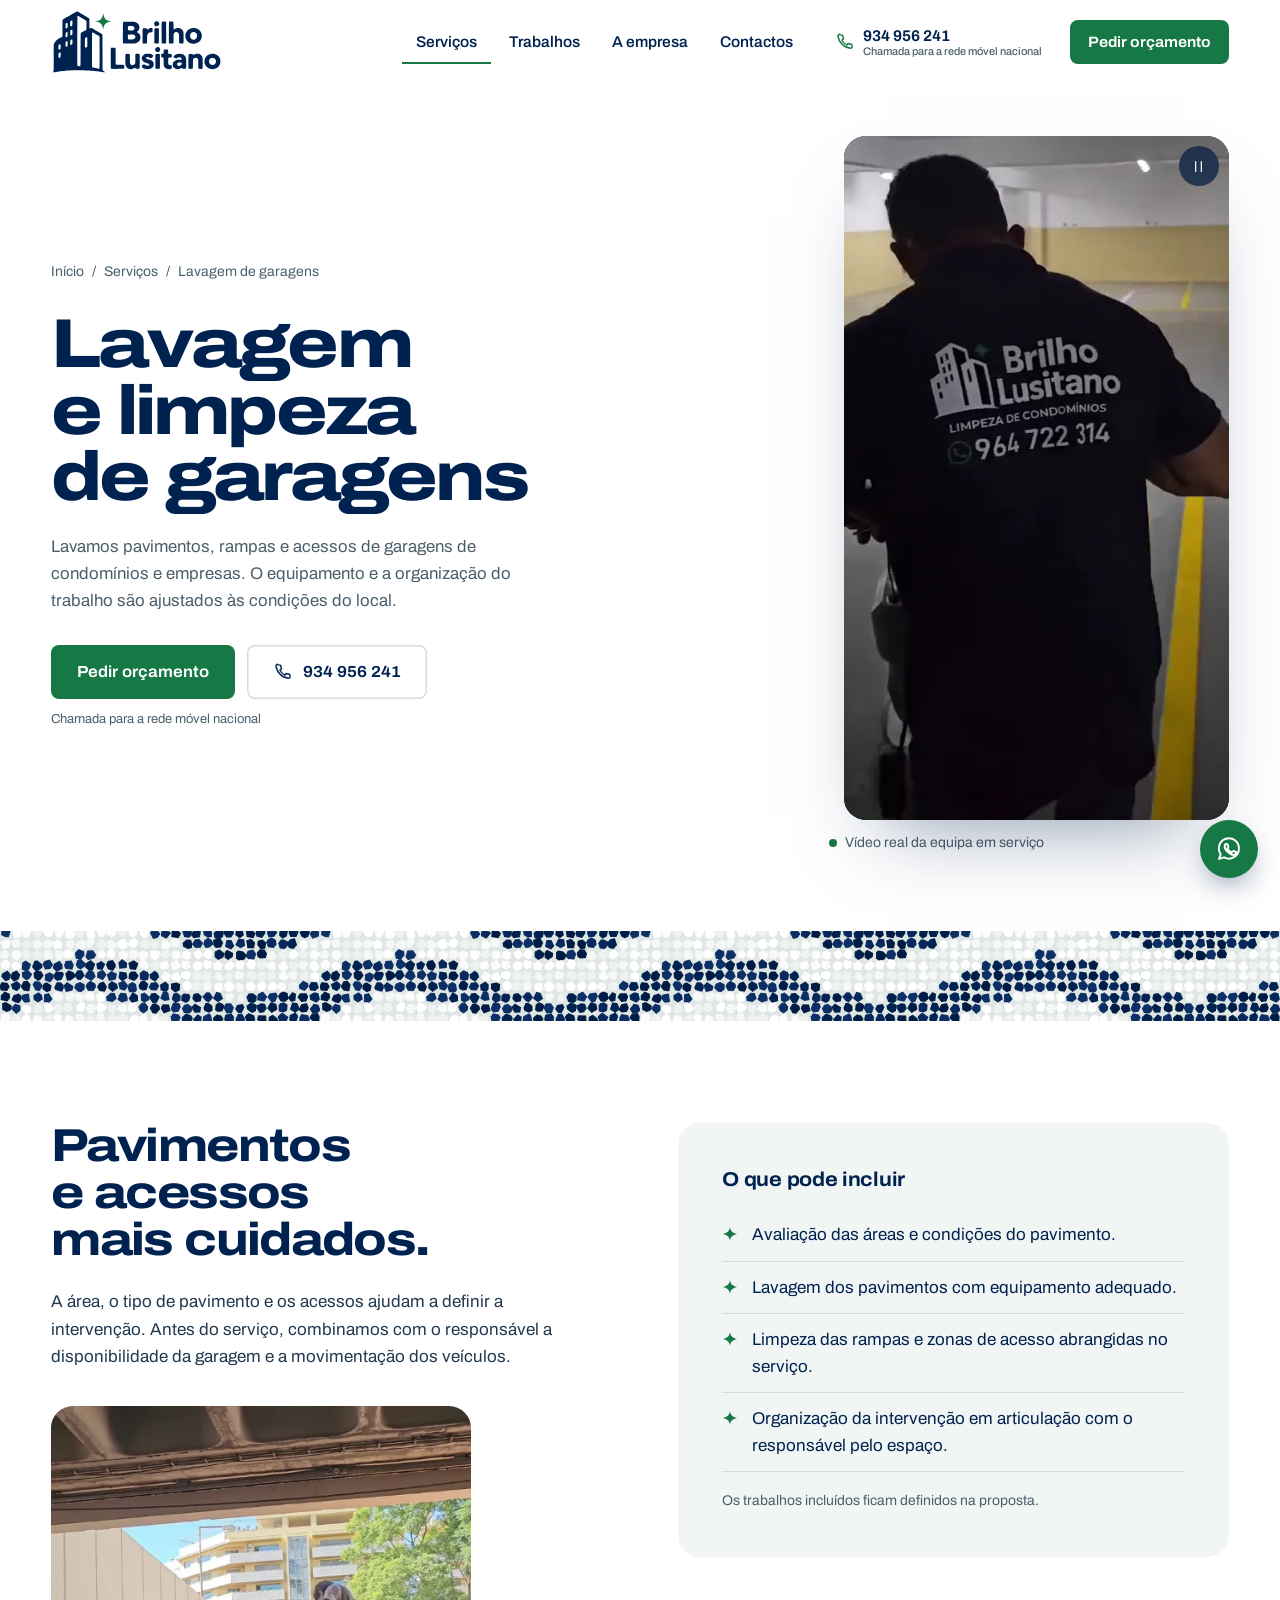
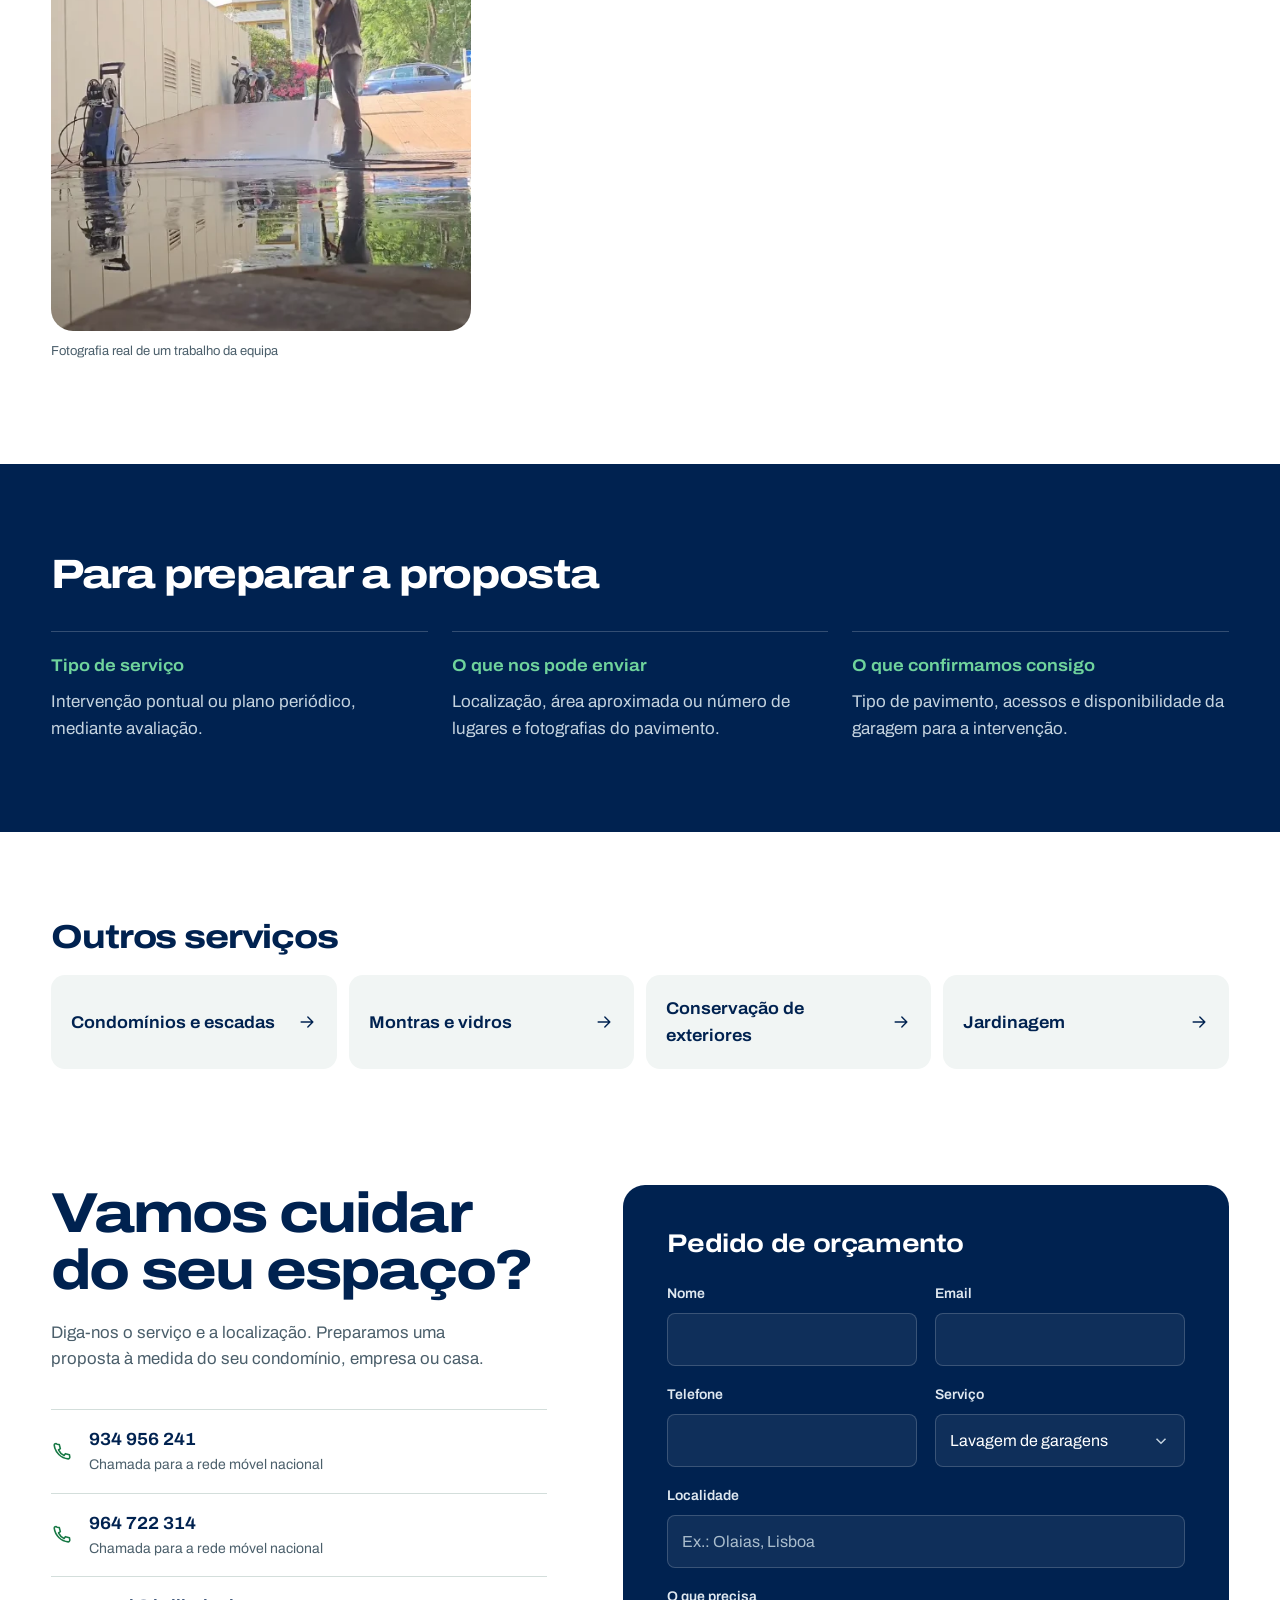
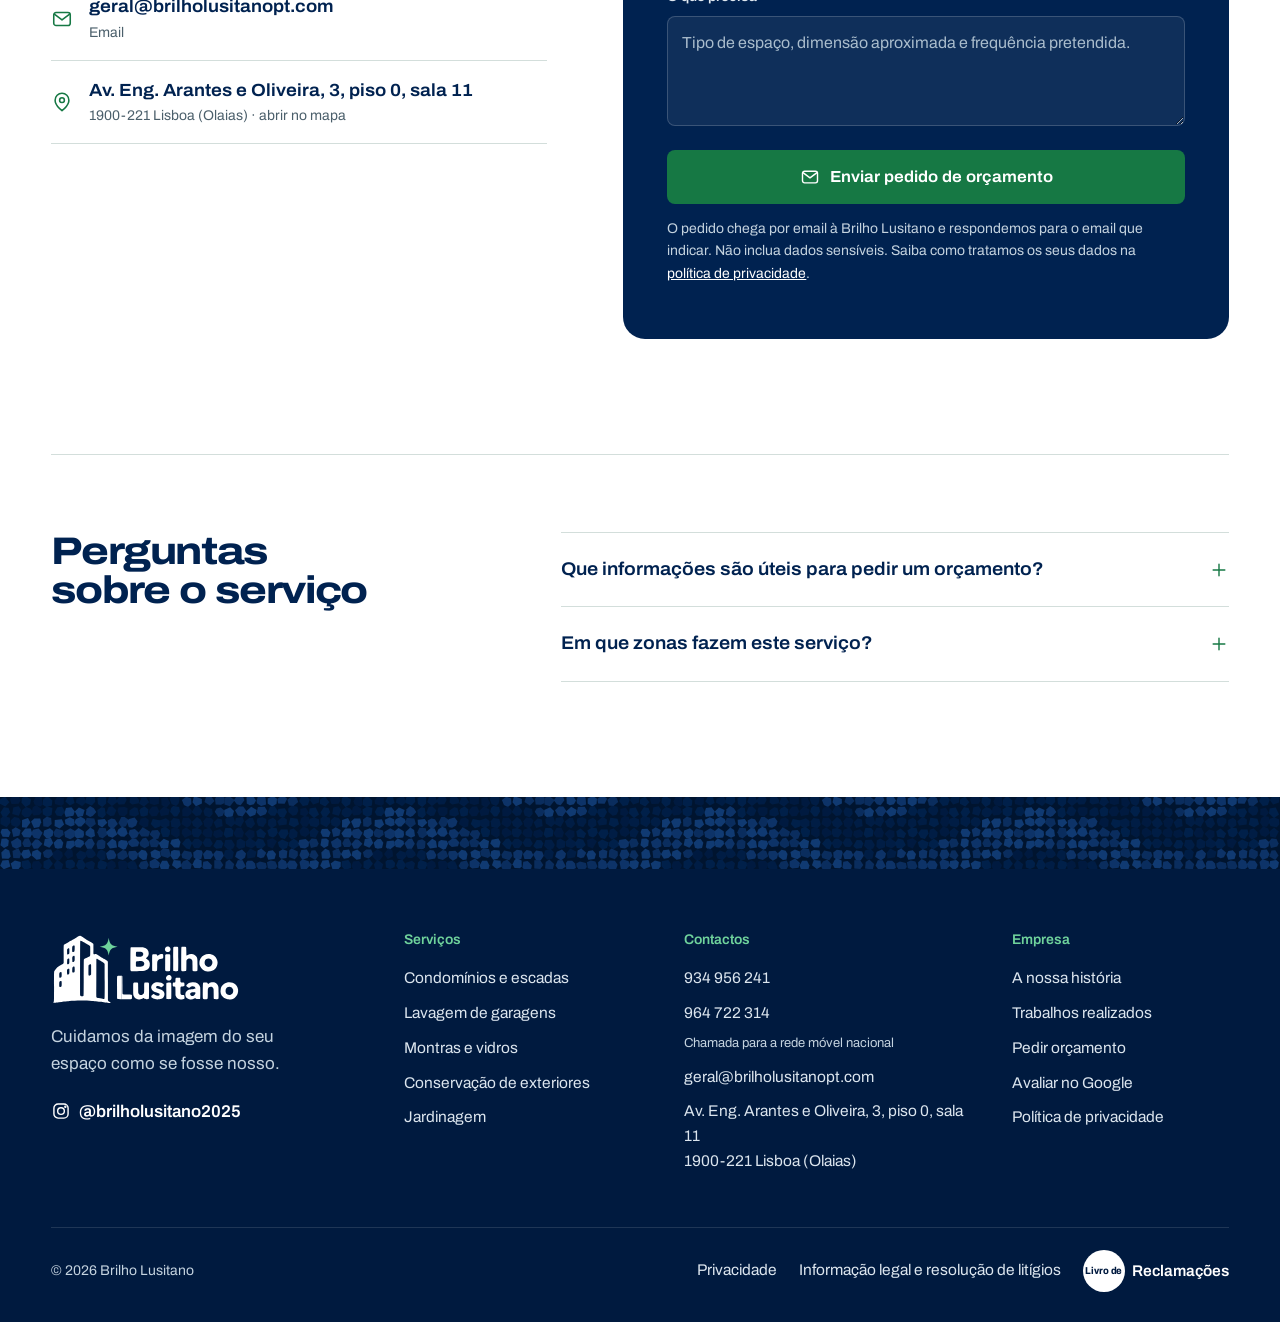
<file: lavagem-garagens-lisboa/index.html>
<!doctype html><html lang="pt-PT"><head><meta charset="utf-8"><meta name="viewport" content="width=device-width,initial-scale=1"><meta name="theme-color" content="#002250"><meta http-equiv="Content-Security-Policy" content="default-src 'self'; script-src 'self'; style-src 'self' 'unsafe-inline'; img-src 'self' data:; media-src 'self'; font-src 'self'; connect-src 'self' https://brilliant-dodol-3db81f.netlify.app https://api.web3forms.com; object-src 'none'; base-uri 'self'; form-action 'self'; upgrade-insecure-requests"><meta name="referrer" content="strict-origin-when-cross-origin"><title>Lavagem de garagens em Lisboa | Brilho Lusitano</title><meta name="description" content="Lavagem de garagens de condomínios e empresas com máquina e jato de pressão em Lisboa, Sintra e Cascais. Peça orçamento: 934 956 241."><link rel="canonical" href="https://brilholusitanopt.com/lavagem-garagens-lisboa/"><meta property="og:type" content="website"><meta property="og:locale" content="pt_PT"><meta property="og:title" content="Lavagem de garagens em Lisboa | Brilho Lusitano"><meta property="og:description" content="Lavagem de garagens de condomínios e empresas com máquina e jato de pressão em Lisboa, Sintra e Cascais. Peça orçamento: 934 956 241."><meta property="og:url" content="https://brilholusitanopt.com/lavagem-garagens-lisboa/"><meta property="og:image" content="https://brilholusitanopt.com/assets/og-brilho-lusitano.jpg"><meta property="og:image:width" content="1200"><meta property="og:image:height" content="630"><meta property="og:image:alt" content="Brilho Lusitano: limpeza de condomínios em Lisboa"><meta property="og:site_name" content="Brilho Lusitano"><meta name="twitter:card" content="summary_large_image"><meta name="robots" content="index,follow,max-image-preview:large"><link rel="icon" type="image/svg+xml" href="/assets/favicon.svg"><link rel="preload" href="/assets/fonts/archivo-variable.woff2" as="font" type="font/woff2" crossorigin><link rel="stylesheet" href="/styles.css"><script src="/app.js" defer></script></head><body><a class="skip" href="#main">Saltar para o conteúdo</a><header class="site-header"><div class="wrap bar"><a class="brand" href="/" aria-label="Brilho Lusitano, página inicial"><svg class="logo " viewBox="24 15 247 94" role="img" aria-label="Brilho Lusitano"><path class="logo-ink" d="M99.60 105.90C99.08 105.85 96.76 105.54 94.45 105.22C92.14 104.89 89.58 104.55 88.75 104.45C85.41 104.07 82.65 103.79 80.80 103.65C79.73 103.57 78.13 103.44 77.25 103.36C69.14 102.61 54.53 102.68 47.88 103.50C47.01 103.61 45.71 103.74 44.98 103.80C42.29 104.01 39.29 104.37 34.00 105.12C32.43 105.34 30.70 105.58 30.15 105.66C28.98 105.82 27.62 105.84 27.26 105.70C26.91 105.57 26.93 105.31 27.31 104.84C28.01 103.96 27.95 105.90 27.96 84.90C27.96 63.74 27.90 65.43 28.65 64.20C30.66 60.90 33.43 58.44 37.45 56.42C39.42 55.42 39.89 55.09 40.23 54.47L40.45 54.05L40.46 42.65C40.46 29.84 40.41 30.75 41.21 30.06C41.62 29.71 45.50 27.38 47.05 26.55C47.55 26.28 48.19 25.92 48.48 25.73C48.77 25.55 49.37 25.22 49.83 24.99C50.28 24.76 51.08 24.31 51.60 23.98C52.75 23.26 55.16 21.85 57.20 20.70C58.03 20.23 59.10 19.62 59.58 19.34C61.49 18.23 61.81 18.28 64.50 20.00C65.13 20.40 66.19 21.06 66.85 21.45C67.51 21.84 68.41 22.39 68.85 22.67C70.14 23.48 73.89 25.70 74.93 26.27C76.59 27.18 78.18 28.18 78.56 28.55C79.24 29.20 79.23 29.11 79.17 35.71C79.13 39.28 79.14 41.70 79.20 41.90C79.43 42.69 79.98 42.87 81.10 42.54C81.86 42.32 82.41 42.34 83.05 42.64C83.71 42.94 86.51 44.60 87.70 45.40C88.17 45.71 89.36 46.45 90.35 47.05C91.34 47.65 92.40 48.30 92.70 48.50C93.00 48.70 93.81 49.18 94.50 49.55C96.78 50.79 97.69 51.53 97.89 52.27C97.96 52.52 98.00 61.31 98.00 77.50C98.01 93.00 98.05 102.49 98.11 102.73C98.26 103.32 98.72 103.74 99.96 104.42C102.30 105.71 102.20 106.13 99.60 105.90ZM110.75 100.85C110.29 100.69 110.04 100.39 109.93 99.90C109.88 99.71 109.85 93.27 109.85 85.60C109.85 69.88 109.78 71.18 110.60 70.78C110.97 70.61 114.85 70.44 115.64 70.57L116.00 70.63L116.00 85.81L116.00 101.00L113.58 101.00C111.75 100.99 111.05 100.96 110.75 100.85ZM93.16 100.75C93.85 100.46 93.80 102.27 93.80 77.77C93.80 57.77 93.78 55.59 93.64 55.17C93.41 54.49 92.65 53.85 90.45 52.50C89.42 51.87 88.22 51.11 87.77 50.82C86.98 50.30 84.85 49.03 84.28 48.73C83.87 48.52 83.41 48.60 83.16 48.93L82.95 49.21L82.92 73.33C82.89 99.49 82.86 98.27 83.45 98.79C83.87 99.15 83.81 99.14 85.96 99.55C88.27 99.99 91.57 100.67 91.95 100.79C92.40 100.93 92.77 100.92 93.16 100.75ZM65.87 97.04C66.54 96.55 66.49 98.38 66.51 75.00C66.52 63.37 66.56 52.92 66.60 51.78L66.66 49.71L66.95 49.29C67.29 48.81 67.41 48.75 71.21 46.92C72.94 46.08 74.01 45.50 74.27 45.26C75.03 44.58 75.01 44.77 74.98 38.35L74.95 32.65L74.67 32.18C74.38 31.67 73.67 31.16 71.70 30.02C71.12 29.69 69.82 28.91 68.80 28.29C67.78 27.68 66.59 26.97 66.15 26.72C65.71 26.48 64.93 26.03 64.43 25.73C62.92 24.84 62.28 24.82 61.99 25.67C61.79 26.24 61.79 95.77 61.98 96.32C62.24 97.06 62.95 97.31 64.67 97.26C65.42 97.25 65.65 97.20 65.87 97.04ZM36.36 85.19C37.74 84.67 37.90 84.22 37.90 80.83C37.90 78.02 37.84 77.74 37.23 77.56C36.51 77.36 35.22 78.01 34.90 78.73C34.63 79.32 34.60 84.05 34.86 84.70C35.14 85.38 35.51 85.51 36.36 85.19ZM36.63 72.87C37.71 72.42 37.89 71.88 37.89 69.05C37.89 65.72 37.59 65.24 35.99 66.05C34.84 66.64 34.67 67.20 34.72 70.29C34.75 72.33 34.76 72.51 34.96 72.77C35.31 73.23 35.71 73.26 36.63 72.87ZM74.99 70.09C75.50 69.82 75.70 69.66 75.88 69.33L76.11 68.91L76.15 62.70C76.20 56.04 76.19 55.86 75.69 55.60C74.98 55.21 73.06 56.28 72.80 57.21C72.67 57.65 72.67 69.10 72.80 69.65C73.01 70.57 73.74 70.72 74.99 70.09ZM46.31 69.08C47.70 68.60 47.84 68.25 47.88 65.11C47.92 62.28 47.89 61.98 47.55 61.64C46.88 60.97 45.20 61.79 44.89 62.93C44.72 63.55 44.86 68.24 45.06 68.66C45.30 69.16 45.70 69.29 46.31 69.08ZM53.65 66.26C54.75 65.74 54.80 65.58 54.80 62.37C54.80 59.62 54.74 59.11 54.37 58.85C53.65 58.35 52.09 59.15 51.80 60.18C51.64 60.79 51.55 65.28 51.69 65.73C51.96 66.54 52.66 66.73 53.65 66.26ZM46.46 55.59C47.01 55.33 47.56 54.72 47.69 54.23C47.87 53.59 47.83 48.85 47.65 48.50C47.27 47.77 45.82 48.13 45.25 49.10C45.05 49.45 44.88 54.49 45.05 55.17C45.20 55.79 45.74 55.95 46.46 55.59ZM53.76 52.36C54.67 51.75 54.74 51.50 54.78 48.62C54.83 45.76 54.79 45.37 54.40 44.98C53.91 44.50 52.92 44.76 52.18 45.57C51.63 46.19 51.57 46.62 51.67 49.70L51.75 52.32L52.04 52.57C52.44 52.91 53.04 52.83 53.76 52.36ZM46.55 42.79C47.21 42.48 47.66 41.93 47.80 41.26C47.97 40.41 47.90 35.62 47.70 35.33C47.36 34.81 46.60 34.86 45.77 35.46C44.91 36.08 44.89 36.22 44.92 39.59L44.95 42.48L45.19 42.74C45.49 43.06 45.93 43.08 46.55 42.79ZM52.89 39.80C53.25 39.80 54.28 39.03 54.52 38.58C54.79 38.07 54.94 32.75 54.70 31.97C54.35 30.80 52.20 31.51 51.69 32.97C51.49 33.51 51.50 38.82 51.70 39.30C51.84 39.63 52.33 39.94 52.58 39.85C52.66 39.82 52.80 39.80 52.89 39.80Z"/><path class="logo-ink logo-word" d="M161.75 101.44C161.58 101.42 161.09 101.35 160.65 101.29C158.65 101.03 157.30 100.56 155.96 99.65C154.34 98.55 154.22 98.37 154.42 97.20C154.57 96.28 154.75 96.00 155.53 95.45C157.37 94.16 157.71 94.13 158.89 95.15C161.18 97.13 164.68 97.18 165.16 95.23C165.45 94.10 164.64 93.46 162.08 92.76C157.01 91.38 155.53 90.29 154.51 87.23C153.57 84.41 156.00 80.57 159.40 79.51C161.49 78.86 165.41 78.99 167.43 79.78C168.88 80.35 170.68 81.64 170.72 82.13C170.77 82.85 170.64 83.04 169.41 84.25C167.73 85.89 167.55 85.92 165.97 84.86C163.77 83.38 160.60 83.72 160.60 85.43C160.60 86.37 161.59 86.95 164.49 87.70C168.12 88.64 169.64 89.56 170.81 91.55C172.64 94.67 170.93 99.27 167.44 100.60C166.07 101.12 162.85 101.60 161.75 101.44ZM205.15 101.40C200.81 100.93 198.28 98.20 198.68 94.40C198.95 91.79 200.39 89.98 203.05 88.89C204.81 88.18 205.19 88.11 207.90 87.99C211.57 87.84 211.70 87.80 211.70 86.81C211.70 85.26 210.37 84.26 208.30 84.27C206.81 84.27 206.24 84.50 204.62 85.72C203.92 86.25 203.45 86.19 201.85 85.38C199.42 84.15 199.29 83.34 201.26 81.66C203.21 80.00 205.15 79.26 207.91 79.13C213.39 78.88 216.69 80.93 217.92 85.35C218.22 86.45 218.28 99.56 217.98 100.22C217.69 100.87 217.42 100.94 215.28 100.91C213.06 100.88 212.93 100.85 212.24 100.20C211.57 99.57 211.41 99.57 210.31 100.19C208.68 101.13 206.78 101.57 205.15 101.40ZM137.65 101.34C137.54 101.31 137.05 101.20 136.56 101.09C134.22 100.56 132.91 99.50 131.74 97.18C130.85 95.42 130.76 94.42 130.83 86.72C130.90 78.76 130.60 79.45 134.03 79.45C135.89 79.45 136.31 79.48 136.62 79.62C137.34 79.94 137.31 79.73 137.34 86.34C137.37 92.79 137.38 92.83 137.98 93.93C139.38 96.50 143.27 96.13 144.69 93.29C145.11 92.45 145.12 92.24 145.14 85.96C145.15 78.86 144.88 79.47 148.04 79.42C150.17 79.38 150.62 79.46 151.07 79.92L151.35 80.21L151.40 83.38C151.54 91.32 151.46 99.82 151.26 100.24C150.91 100.93 150.54 101.02 148.22 100.98C145.97 100.95 145.79 100.89 145.33 100.17C144.81 99.35 144.53 99.31 143.61 99.90C142.06 100.90 140.82 101.30 139.05 101.35C138.39 101.37 137.76 101.37 137.65 101.34ZM192.25 101.34C188.60 100.79 187.20 99.78 186.24 96.99L185.85 95.85L185.80 90.70C185.74 84.47 185.84 84.81 183.99 84.60C182.39 84.42 182.18 84.10 182.22 81.95C182.27 79.82 182.45 79.56 183.99 79.41C185.64 79.24 185.74 79.09 185.80 76.30C185.88 73.10 185.81 73.17 189.21 73.22C192.25 73.26 192.13 73.14 192.20 76.27C192.27 79.35 192.29 79.38 194.95 79.49C197.34 79.58 197.47 79.71 197.52 82.10C197.57 84.34 197.42 84.48 194.91 84.59C192.21 84.71 192.36 84.43 192.32 89.43C192.29 93.86 192.31 94.04 193.00 94.83C193.63 95.54 194.09 95.72 195.33 95.71C197.16 95.70 197.46 96.05 197.56 98.40C197.64 100.47 197.53 100.62 195.43 101.06C194.30 101.30 192.84 101.43 192.25 101.34ZM253.55 101.15C250.70 100.59 249.29 99.87 247.40 98.00C244.62 95.24 243.79 92.00 244.70 87.54C246.37 79.42 257.45 76.27 263.90 82.07C268.99 86.65 268.35 95.52 262.65 99.37C260.18 101.04 256.59 101.74 253.55 101.15ZM116.00 85.85C116.00 77.52 116.03 70.70 116.06 70.70C116.23 70.70 116.52 70.95 116.67 71.23C116.84 71.53 116.85 72.30 116.90 82.70C116.95 94.86 116.92 94.12 117.50 94.65C117.71 94.84 117.94 94.85 122.99 94.95C129.80 95.09 129.25 94.81 129.25 98.05C129.25 101.23 129.95 100.94 122.12 100.98L116.00 101.01L116.00 85.85ZM174.63 100.85C173.93 100.55 173.97 101.13 173.93 90.31C173.91 81.47 173.92 80.55 174.06 80.30C174.34 79.84 174.70 79.70 175.72 79.66C176.23 79.63 176.78 79.57 176.93 79.51C177.70 79.21 179.55 79.43 180.02 79.88C180.48 80.31 180.48 80.32 180.46 90.45C180.45 101.32 180.50 100.54 179.73 100.86C179.26 101.06 175.09 101.05 174.63 100.85ZM222.12 100.80C221.80 100.66 221.65 100.51 221.53 100.23C221.16 99.33 221.29 80.83 221.68 80.16C222.03 79.56 222.24 79.51 224.50 79.48C226.91 79.45 227.02 79.48 227.60 80.44C228.18 81.39 228.41 81.39 229.64 80.46C230.94 79.46 232.07 79.15 234.35 79.15C237.02 79.16 238.24 79.72 239.97 81.71C240.71 82.55 240.86 82.83 241.25 83.95C241.81 85.59 241.82 85.69 241.87 93.06C241.92 100.61 241.94 100.41 241.28 100.77C240.74 101.06 236.90 101.10 236.25 100.81C235.47 100.47 235.50 100.70 235.50 94.22C235.50 87.97 235.51 88.07 234.87 86.87C233.26 83.83 228.76 84.47 228.00 87.86C227.93 88.14 227.87 90.59 227.85 94.12C227.79 100.66 227.81 100.47 227.08 100.80C226.43 101.09 222.77 101.09 222.12 100.80ZM209.45 96.46C211.46 95.47 212.55 93.03 211.37 92.16C211.04 91.91 208.48 91.80 207.47 91.99C204.88 92.47 203.99 94.80 205.86 96.23C206.90 97.02 208.15 97.10 209.45 96.46ZM256.98 95.45C258.58 95.07 259.78 94.04 260.57 92.34C260.83 91.78 260.85 91.67 260.85 90.34L260.85 88.93L260.42 88.06C258.39 83.98 253.27 83.89 251.37 87.89C250.98 88.71 250.86 90.76 251.14 91.93C251.75 94.53 254.31 96.08 256.98 95.45ZM175.89 76.67C173.23 75.55 172.64 72.62 174.70 70.77C177.73 68.04 182.18 71.19 180.45 74.84C179.68 76.48 177.50 77.35 175.89 76.67ZM227.20 64.93C222.86 64.44 219.39 61.83 217.75 57.82C216.98 55.92 216.95 55.77 216.95 53.70C216.96 51.38 217.28 50.15 218.46 48.02C221.83 41.88 230.56 40.33 236.51 44.82C238.83 46.57 240.60 50.23 240.60 53.27C240.60 56.22 239.29 59.72 237.55 61.44C234.83 64.11 231.10 65.37 227.20 64.93ZM128.38 64.60C127.96 64.52 127.65 64.29 127.44 63.89C127.19 63.40 127.21 34.66 127.46 34.14C127.84 33.35 127.39 33.39 135.85 33.43L143.35 33.46L144.50 33.74C148.61 34.72 151.05 37.55 151.05 41.30C151.04 43.95 150.35 45.38 148.12 47.30C147.20 48.11 147.34 48.47 148.85 49.24C151.64 50.65 152.99 53.85 152.35 57.50C151.83 60.45 150.44 62.11 147.25 63.58C145.10 64.58 144.48 64.64 135.80 64.66C131.92 64.67 128.58 64.64 128.38 64.60ZM156.25 64.51C155.43 64.14 155.49 64.95 155.50 53.73C155.51 42.60 155.46 43.27 156.20 42.88C156.50 42.72 156.80 42.70 158.60 42.70C161.01 42.70 161.38 42.80 161.73 43.55C162.08 44.32 162.15 44.43 162.31 44.53C162.57 44.69 162.91 44.54 163.60 43.95C165.05 42.70 168.29 41.87 169.27 42.49C169.92 42.90 169.95 43.03 169.94 45.21C169.92 48.24 169.87 48.31 167.81 48.41C165.10 48.54 163.63 49.36 162.75 51.22C162.13 52.52 162.12 52.64 162.05 58.35C161.98 64.14 161.99 64.06 161.29 64.41C160.74 64.69 156.80 64.77 156.25 64.51ZM183.60 64.53C182.82 64.12 182.88 65.51 182.88 48.90C182.88 32.29 182.82 33.56 183.60 33.18C184.14 32.91 188.19 32.91 188.70 33.19C189.52 33.62 189.45 32.18 189.45 48.80C189.45 65.42 189.52 63.99 188.70 64.41C188.14 64.69 184.09 64.79 183.60 64.53ZM194.40 64.59C193.95 64.45 193.64 64.16 193.48 63.71C193.28 63.16 193.29 34.19 193.49 33.73C193.79 33.02 194.08 32.95 196.55 32.98C200.15 33.03 199.87 32.54 199.94 38.92C199.99 43.58 200.01 43.91 200.34 44.12C200.60 44.30 201.00 44.16 201.78 43.64C203.39 42.56 204.85 42.13 206.64 42.23C209.65 42.38 212.33 43.97 213.40 46.22C214.41 48.35 214.52 49.49 214.48 57.45C214.45 64.19 214.47 63.93 213.80 64.38C213.31 64.71 208.87 64.69 208.50 64.35C207.99 63.89 208.00 64.02 207.96 57.62C207.92 51.02 207.94 51.21 207.25 50.05C207.06 49.72 206.69 49.26 206.45 49.03C204.67 47.38 201.21 48.24 200.29 50.56L200.06 51.15L200.00 57.40C199.94 64.27 199.97 64.06 199.33 64.47C199.01 64.68 195.04 64.77 194.40 64.59ZM173.12 64.40C172.36 63.93 172.39 64.53 172.42 53.47L172.45 43.63L172.92 43.14L173.39 42.65L175.79 42.65C178.06 42.65 178.20 42.66 178.47 42.86C179.15 43.36 179.11 42.66 179.04 53.70C178.97 64.59 179.00 64.02 178.37 64.40C177.87 64.71 173.62 64.70 173.12 64.40ZM229.64 59.00C233.75 58.33 235.35 52.63 232.29 49.58C230.50 47.79 227.63 47.66 225.43 49.28C223.73 50.54 223.18 53.92 224.30 56.29C225.17 58.12 227.57 59.34 229.64 59.00ZM142.45 58.56C145.20 57.78 146.19 54.64 144.26 52.81C143.01 51.64 141.85 51.43 137.53 51.58C134.30 51.69 134.42 51.56 134.39 55.15C134.37 58.97 134.17 58.81 138.80 58.76C141.30 58.74 141.96 58.70 142.45 58.56ZM141.68 45.63C143.62 44.85 144.47 42.81 143.61 41.05C142.90 39.62 141.90 39.29 138.04 39.27C134.33 39.24 134.47 39.13 134.42 42.39C134.36 45.97 134.30 45.92 138.45 45.87C140.94 45.84 141.19 45.83 141.68 45.63ZM174.60 39.71C171.60 38.79 171.29 34.24 174.14 32.89C177.30 31.39 180.64 34.66 179.08 37.73C178.30 39.28 176.21 40.20 174.60 39.71Z"/><g class="logo-star"><path class="star-rays" d="M99 12v41M78.5 32.8h41" /><path class="star-core" d="M99 21.2C100.3 29.5 102.5 31.6 110.6 32.8C102.5 34 100.3 36.1 99 44.4C97.7 36.1 95.5 34 87.4 32.8C95.5 31.6 97.7 29.5 99 21.2Z"/></g></svg></a><nav class="nav" id="nav" aria-label="Navegação principal"><a href="/#servicos" aria-current="page">Serviços</a><a href="/galeria/">Trabalhos</a><a href="/#empresa">A empresa</a><a href="/#contactos">Contactos</a><div class="nav-mobile-extra"><a href="tel:+351934956241"><svg class="ico" viewBox="0 0 24 24" aria-hidden="true"><path d="M6.6 3.5 9 3.9l1.2 4.4-2 1.4a12 12 0 0 0 6.1 6.1l1.4-2 4.4 1.2.4 2.4c.1 1-.7 2.1-1.8 2.1A17.3 17.3 0 0 1 3.5 4.6c0-1.1 1.1-1.9 2.1-1.8Z"/></svg>934 956 241</a><a href="tel:+351964722314"><svg class="ico" viewBox="0 0 24 24" aria-hidden="true"><path d="M6.6 3.5 9 3.9l1.2 4.4-2 1.4a12 12 0 0 0 6.1 6.1l1.4-2 4.4 1.2.4 2.4c.1 1-.7 2.1-1.8 2.1A17.3 17.3 0 0 1 3.5 4.6c0-1.1 1.1-1.9 2.1-1.8Z"/></svg>964 722 314</a><small class="call-note">Chamada para a rede móvel nacional</small></div></nav><a class="bar-phone" href="tel:+351934956241"><svg class="ico" viewBox="0 0 24 24" aria-hidden="true"><path d="M6.6 3.5 9 3.9l1.2 4.4-2 1.4a12 12 0 0 0 6.1 6.1l1.4-2 4.4 1.2.4 2.4c.1 1-.7 2.1-1.8 2.1A17.3 17.3 0 0 1 3.5 4.6c0-1.1 1.1-1.9 2.1-1.8Z"/></svg><span class="bar-phone-text"><span>934 956 241</span><small>Chamada para a rede móvel nacional</small></span></a><a class="btn btn-sm" href="/#contactos">Pedir orçamento</a><button class="menu-button" type="button" aria-label="Abrir menu" aria-expanded="false" aria-controls="nav"><svg class="ico" viewBox="0 0 24 24" aria-hidden="true"><path d="M4 8h16M4 16h16"/></svg><svg class="ico" viewBox="0 0 24 24" aria-hidden="true"><path d="M6 6l12 12M18 6 6 18"/></svg></button></div></header><main id="main"><section class="svc-hero"><div class="wrap svc-hero-grid"><div><nav class="crumbs" aria-label="Percurso"><a href="/">Início</a><span aria-hidden="true">/</span><a href="/#servicos">Serviços</a><span aria-hidden="true">/</span><span aria-current="page">Lavagem de garagens</span></nav><h1>Lavagem e limpeza de garagens</h1><p class="lede">Lavamos pavimentos, rampas e acessos de garagens de condomínios e empresas. O equipamento e a organização do trabalho são ajustados às condições do local.</p><div class="actions"><a class="btn" href="#contactos">Pedir orçamento</a><a class="btn btn-ghost" href="tel:+351934956241"><svg class="ico" viewBox="0 0 24 24" aria-hidden="true"><path d="M6.6 3.5 9 3.9l1.2 4.4-2 1.4a12 12 0 0 0 6.1 6.1l1.4-2 4.4 1.2.4 2.4c.1 1-.7 2.1-1.8 2.1A17.3 17.3 0 0 1 3.5 4.6c0-1.1 1.1-1.9 2.1-1.8Z"/></svg>934 956 241</a></div><p class="call-note">Chamada para a rede móvel nacional</p></div><figure class="svc-video"><div class="frame"><video class="loop-video " data-autoplay muted loop playsinline preload="auto" poster="/assets/video/garagens-poster.webp" aria-label="Lavagem de garagem com máquina lavadora de pavimentos e jato de pressão"><source src="/assets/video/garagens.mp4" type="video/mp4"></video><button type="button" class="loop-toggle" aria-label="Pausar vídeo" data-playing="true"><svg class="ico" viewBox="0 0 24 24" aria-hidden="true"><path d="M8 5v14M16 5v14"/></svg><svg class="ico" viewBox="0 0 24 24" aria-hidden="true"><path d="M8 5.5v13l10.5-6.5L8 5.5Z"/></svg></button></div><figcaption><span class="live-dot" aria-hidden="true"></span>Vídeo real da equipa em serviço</figcaption></figure></div></section><div class="calcada " aria-hidden="true"></div><section class="svc-body"><div class="wrap svc-body-grid"><div><h2>Pavimentos e acessos mais cuidados.</h2><p>A área, o tipo de pavimento e os acessos ajudam a definir a intervenção. Antes do serviço, combinamos com o responsável a disponibilidade da garagem e a movimentação dos veículos.</p><figure class="svc-photo"><img srcset="/assets/garagem-480.webp 480w, /assets/garagem.webp 492w" sizes="(max-width: 800px) 100vw, 45vw" src="/assets/garagem.webp" alt="Lavagem de garagem com equipamento de pressão" loading="lazy"><figcaption>Fotografia real de um trabalho da equipa</figcaption></figure></div><div class="includes"><h3>O que pode incluir</h3><ul><li><svg class="spark" viewBox="0 0 24 24" aria-hidden="true"><path d="M12 1.5c.7 6 3.5 8.8 10.5 10.5-7 1.7-9.8 4.5-10.5 10.5C11.3 16.5 8.5 13.7 1.5 12 8.5 10.3 11.3 7.5 12 1.5Z"/></svg><span>Avaliação das áreas e condições do pavimento.</span></li><li><svg class="spark" viewBox="0 0 24 24" aria-hidden="true"><path d="M12 1.5c.7 6 3.5 8.8 10.5 10.5-7 1.7-9.8 4.5-10.5 10.5C11.3 16.5 8.5 13.7 1.5 12 8.5 10.3 11.3 7.5 12 1.5Z"/></svg><span>Lavagem dos pavimentos com equipamento adequado.</span></li><li><svg class="spark" viewBox="0 0 24 24" aria-hidden="true"><path d="M12 1.5c.7 6 3.5 8.8 10.5 10.5-7 1.7-9.8 4.5-10.5 10.5C11.3 16.5 8.5 13.7 1.5 12 8.5 10.3 11.3 7.5 12 1.5Z"/></svg><span>Limpeza das rampas e zonas de acesso abrangidas no serviço.</span></li><li><svg class="spark" viewBox="0 0 24 24" aria-hidden="true"><path d="M12 1.5c.7 6 3.5 8.8 10.5 10.5-7 1.7-9.8 4.5-10.5 10.5C11.3 16.5 8.5 13.7 1.5 12 8.5 10.3 11.3 7.5 12 1.5Z"/></svg><span>Organização da intervenção em articulação com o responsável pelo espaço.</span></li></ul><p class="small">Os trabalhos incluídos ficam definidos na proposta.</p></div></div></section><section class="svc-plan"><div class="wrap"><h2>Para preparar a proposta</h2><dl class="plan"><div><dt>Tipo de serviço</dt><dd>Intervenção pontual ou plano periódico, mediante avaliação.</dd></div><div><dt>O que nos pode enviar</dt><dd>Localização, área aproximada ou número de lugares e fotografias do pavimento.</dd></div><div><dt>O que confirmamos consigo</dt><dd>Tipo de pavimento, acessos e disponibilidade da garagem para a intervenção.</dd></div></dl></div></section><nav class="related wrap" aria-label="Outros serviços"><h2>Outros serviços</h2><ul><li><a href="/limpeza-condominios-lisboa/"><span>Condomínios e escadas</span><svg class="ico" viewBox="0 0 24 24" aria-hidden="true"><path d="M5 12h14M13 6l6 6-6 6"/></svg></a></li><li><a href="/limpeza-vidros-montras-lisboa/"><span>Montras e vidros</span><svg class="ico" viewBox="0 0 24 24" aria-hidden="true"><path d="M5 12h14M13 6l6 6-6 6"/></svg></a></li><li><a href="/conservacao-exteriores-lisboa/"><span>Conservação de exteriores</span><svg class="ico" viewBox="0 0 24 24" aria-hidden="true"><path d="M5 12h14M13 6l6 6-6 6"/></svg></a></li><li><a href="/jardinagem-lisboa/"><span>Jardinagem</span><svg class="ico" viewBox="0 0 24 24" aria-hidden="true"><path d="M5 12h14M13 6l6 6-6 6"/></svg></a></li></ul></nav><section class="contact" id="contactos"><div class="wrap contact-grid"><div class="contact-copy"><h2>Vamos cuidar do seu espaço?</h2><p class="lede">Diga-nos o serviço e a localização. Preparamos uma proposta à medida do seu condomínio, empresa ou casa.</p><ul class="contact-list"><li><a href="tel:+351934956241"><svg class="ico" viewBox="0 0 24 24" aria-hidden="true"><path d="M6.6 3.5 9 3.9l1.2 4.4-2 1.4a12 12 0 0 0 6.1 6.1l1.4-2 4.4 1.2.4 2.4c.1 1-.7 2.1-1.8 2.1A17.3 17.3 0 0 1 3.5 4.6c0-1.1 1.1-1.9 2.1-1.8Z"/></svg><span><strong>934 956 241</strong><small>Chamada para a rede móvel nacional</small></span></a></li><li><a href="tel:+351964722314"><svg class="ico" viewBox="0 0 24 24" aria-hidden="true"><path d="M6.6 3.5 9 3.9l1.2 4.4-2 1.4a12 12 0 0 0 6.1 6.1l1.4-2 4.4 1.2.4 2.4c.1 1-.7 2.1-1.8 2.1A17.3 17.3 0 0 1 3.5 4.6c0-1.1 1.1-1.9 2.1-1.8Z"/></svg><span><strong>964 722 314</strong><small>Chamada para a rede móvel nacional</small></span></a></li><li><a href="mailto:geral@brilholusitanopt.com"><svg class="ico" viewBox="0 0 24 24" aria-hidden="true"><rect x="3" y="5" width="18" height="14" rx="2.5"/><path d="m4 7 8 6 8-6"/></svg><span><strong>geral@brilholusitanopt.com</strong><small>Email</small></span></a></li><li><a href="https://www.google.com/maps/search/?api=1&query=Av.%20Eng.%20Arantes%20e%20Oliveira%203%2C%201900-221%20Lisboa%2C%20Portugal" target="_blank" rel="noopener"><svg class="ico" viewBox="0 0 24 24" aria-hidden="true"><path d="M19.5 10c0 5.5-7.5 11.5-7.5 11.5S4.5 15.5 4.5 10a7.5 7.5 0 1 1 15 0Z"/><circle cx="12" cy="10" r="2.6"/></svg><span><strong>Av. Eng. Arantes e Oliveira, 3, piso 0, sala 11</strong><small>1900-221 Lisboa (Olaias) · abrir no mapa</small></span></a></li></ul></div><form class="quote-form" id="quote-form" novalidate data-endpoint="https://brilliant-dodol-3db81f.netlify.app/api/orcamento" data-fallback="https://api.web3forms.com/submit" data-key="5b82bcef-ef08-492d-b203-1a1006da8c61"><h3>Pedido de orçamento</h3><div class="form-grid"><div class="field"><label for="name">Nome</label><input id="name" name="name" autocomplete="name" required maxlength="100"></div><div class="field"><label for="email">Email</label><input id="email" name="email" type="email" autocomplete="email" inputmode="email" required maxlength="150"></div><div class="field"><label for="phone">Telefone</label><input id="phone" name="phone" autocomplete="tel" type="tel" inputmode="tel" required minlength="9" maxlength="25" pattern="[0-9 \+\(\)\.\-]{9,25}"></div><div class="field"><label for="service">Serviço</label><select id="service" name="service" data-selected="2" required><option value="">Escolha um serviço</option><option>Limpeza de condomínios e escadas</option><option selected>Lavagem de garagens</option><option>Limpeza de montras e vidros</option><option>Conservação de exteriores</option><option>Jardinagem</option><option>Outro serviço</option></select></div><div class="field full"><label for="location">Localidade</label><input id="location" name="location" autocomplete="address-level2" required maxlength="150" placeholder="Ex.: Olaias, Lisboa"></div><div class="field full"><label for="message">O que precisa</label><textarea id="message" name="message" required minlength="10" maxlength="2000" placeholder="Tipo de espaço, dimensão aproximada e frequência pretendida."></textarea></div></div><input type="checkbox" name="botcheck" class="hp" tabindex="-1" autocomplete="off" aria-hidden="true"><button class="btn btn-block" type="submit"><svg class="ico" viewBox="0 0 24 24" aria-hidden="true"><rect x="3" y="5" width="18" height="14" rx="2.5"/><path d="m4 7 8 6 8-6"/></svg>Enviar pedido de orçamento</button><p class="form-help">O pedido chega por email à Brilho Lusitano e respondemos para o email que indicar. Não inclua dados sensíveis. Saiba como tratamos os seus dados na <a href="/privacidade/">política de privacidade</a>.</p><p class="form-message" id="form-message" role="status" aria-live="polite"></p></form></div></section><section class="faq"><div class="wrap faq-grid"><h2>Perguntas sobre o serviço</h2><div class="faq-list"><details><summary>Que informações são úteis para pedir um orçamento?<svg class="ico" viewBox="0 0 24 24" aria-hidden="true"><path d="M12 5v14M5 12h14"/></svg></summary><p>Indique a localização, a área aproximada ou o número de lugares e as condições de acesso. Fotografias do pavimento ajudam a perceber o serviço pretendido.</p></details><details><summary>Em que zonas fazem este serviço?<svg class="ico" viewBox="0 0 24 24" aria-hidden="true"><path d="M12 5v14M5 12h14"/></svg></summary><p>Lisboa, Sintra, Cascais e região. Diga-nos a localização do espaço para confirmarmos a disponibilidade.</p></details></div></div></section></main><script type="application/ld+json">[{"@context":"https://schema.org","@type":"LocalBusiness","@id":"https://brilholusitanopt.com/#empresa","name":"Brilho Lusitano","description":"Limpeza de condomínios, escadas, garagens, montras e vidros, conservação de exteriores e jardinagem em Lisboa, Sintra e Cascais.","url":"https://brilholusitanopt.com/","image":"https://brilholusitanopt.com/assets/og-brilho-lusitano.jpg","logo":"https://brilholusitanopt.com/assets/logo-email.png","telephone":"+351934956241","email":"geral@brilholusitanopt.com","address":{"@type":"PostalAddress","streetAddress":"Av. Eng. Arantes e Oliveira 3, piso 0, sala 11","postalCode":"1900-221","addressLocality":"Lisboa","addressRegion":"Lisboa","addressCountry":"PT"},"geo":{"@type":"GeoCoordinates","latitude":38.7396279,"longitude":-9.1242267},"hasMap":"https://www.google.com/maps/place/?q=place_id:ChIJV83APFozGQ0R40K5O7IvVWA","openingHoursSpecification":[{"@type":"OpeningHoursSpecification","dayOfWeek":["Monday","Tuesday","Wednesday","Thursday","Friday"],"opens":"08:00","closes":"17:00"}],"contactPoint":[{"@type":"ContactPoint","telephone":"+351934956241","contactType":"customer service","availableLanguage":"Portuguese"},{"@type":"ContactPoint","telephone":"+351964722314","contactType":"customer service","availableLanguage":"Portuguese"}],"areaServed":[{"@type":"City","name":"Lisboa"},{"@type":"City","name":"Sintra"},{"@type":"City","name":"Cascais"}],"knowsAbout":["Limpeza de condomínios","Limpeza de escadas","Lavagem de garagens","Limpeza de vidros","Limpeza de montras","Lavagem de caixotes do lixo","Jardinagem"],"sameAs":["https://www.instagram.com/brilholusitano2025/","https://www.google.com/maps/place/?q=place_id:ChIJV83APFozGQ0R40K5O7IvVWA"],"slogan":"Brilho que se vê, qualidade que se sente."},{"@context":"https://schema.org","@type":"Service","name":"Lavagem de garagens em Lisboa","serviceType":"Lavagem de garagens","description":"Lavagem de garagens de condomínios e empresas com máquina e jato de pressão em Lisboa, Sintra e Cascais. Peça orçamento: 934 956 241.","provider":{"@id":"https://brilholusitanopt.com/#empresa"},"areaServed":["Lisboa","Sintra","Cascais"],"url":"https://brilholusitanopt.com/lavagem-garagens-lisboa/"},{"@context":"https://schema.org","@type":"BreadcrumbList","itemListElement":[{"@type":"ListItem","position":1,"name":"Início","item":"https://brilholusitanopt.com/"},{"@type":"ListItem","position":2,"name":"Lavagem de garagens","item":"https://brilholusitanopt.com/lavagem-garagens-lisboa/"}]}]</script><footer class="site-footer"><div class="calcada calcada-dark" aria-hidden="true"></div><div class="wrap"><div class="footer-grid"><div class="footer-brand"><svg class="logo logo-light" viewBox="24 15 247 94" role="img" aria-label="Brilho Lusitano"><path class="logo-ink" d="M99.60 105.90C99.08 105.85 96.76 105.54 94.45 105.22C92.14 104.89 89.58 104.55 88.75 104.45C85.41 104.07 82.65 103.79 80.80 103.65C79.73 103.57 78.13 103.44 77.25 103.36C69.14 102.61 54.53 102.68 47.88 103.50C47.01 103.61 45.71 103.74 44.98 103.80C42.29 104.01 39.29 104.37 34.00 105.12C32.43 105.34 30.70 105.58 30.15 105.66C28.98 105.82 27.62 105.84 27.26 105.70C26.91 105.57 26.93 105.31 27.31 104.84C28.01 103.96 27.95 105.90 27.96 84.90C27.96 63.74 27.90 65.43 28.65 64.20C30.66 60.90 33.43 58.44 37.45 56.42C39.42 55.42 39.89 55.09 40.23 54.47L40.45 54.05L40.46 42.65C40.46 29.84 40.41 30.75 41.21 30.06C41.62 29.71 45.50 27.38 47.05 26.55C47.55 26.28 48.19 25.92 48.48 25.73C48.77 25.55 49.37 25.22 49.83 24.99C50.28 24.76 51.08 24.31 51.60 23.98C52.75 23.26 55.16 21.85 57.20 20.70C58.03 20.23 59.10 19.62 59.58 19.34C61.49 18.23 61.81 18.28 64.50 20.00C65.13 20.40 66.19 21.06 66.85 21.45C67.51 21.84 68.41 22.39 68.85 22.67C70.14 23.48 73.89 25.70 74.93 26.27C76.59 27.18 78.18 28.18 78.56 28.55C79.24 29.20 79.23 29.11 79.17 35.71C79.13 39.28 79.14 41.70 79.20 41.90C79.43 42.69 79.98 42.87 81.10 42.54C81.86 42.32 82.41 42.34 83.05 42.64C83.71 42.94 86.51 44.60 87.70 45.40C88.17 45.71 89.36 46.45 90.35 47.05C91.34 47.65 92.40 48.30 92.70 48.50C93.00 48.70 93.81 49.18 94.50 49.55C96.78 50.79 97.69 51.53 97.89 52.27C97.96 52.52 98.00 61.31 98.00 77.50C98.01 93.00 98.05 102.49 98.11 102.73C98.26 103.32 98.72 103.74 99.96 104.42C102.30 105.71 102.20 106.13 99.60 105.90ZM110.75 100.85C110.29 100.69 110.04 100.39 109.93 99.90C109.88 99.71 109.85 93.27 109.85 85.60C109.85 69.88 109.78 71.18 110.60 70.78C110.97 70.61 114.85 70.44 115.64 70.57L116.00 70.63L116.00 85.81L116.00 101.00L113.58 101.00C111.75 100.99 111.05 100.96 110.75 100.85ZM93.16 100.75C93.85 100.46 93.80 102.27 93.80 77.77C93.80 57.77 93.78 55.59 93.64 55.17C93.41 54.49 92.65 53.85 90.45 52.50C89.42 51.87 88.22 51.11 87.77 50.82C86.98 50.30 84.85 49.03 84.28 48.73C83.87 48.52 83.41 48.60 83.16 48.93L82.95 49.21L82.92 73.33C82.89 99.49 82.86 98.27 83.45 98.79C83.87 99.15 83.81 99.14 85.96 99.55C88.27 99.99 91.57 100.67 91.95 100.79C92.40 100.93 92.77 100.92 93.16 100.75ZM65.87 97.04C66.54 96.55 66.49 98.38 66.51 75.00C66.52 63.37 66.56 52.92 66.60 51.78L66.66 49.71L66.95 49.29C67.29 48.81 67.41 48.75 71.21 46.92C72.94 46.08 74.01 45.50 74.27 45.26C75.03 44.58 75.01 44.77 74.98 38.35L74.95 32.65L74.67 32.18C74.38 31.67 73.67 31.16 71.70 30.02C71.12 29.69 69.82 28.91 68.80 28.29C67.78 27.68 66.59 26.97 66.15 26.72C65.71 26.48 64.93 26.03 64.43 25.73C62.92 24.84 62.28 24.82 61.99 25.67C61.79 26.24 61.79 95.77 61.98 96.32C62.24 97.06 62.95 97.31 64.67 97.26C65.42 97.25 65.65 97.20 65.87 97.04ZM36.36 85.19C37.74 84.67 37.90 84.22 37.90 80.83C37.90 78.02 37.84 77.74 37.23 77.56C36.51 77.36 35.22 78.01 34.90 78.73C34.63 79.32 34.60 84.05 34.86 84.70C35.14 85.38 35.51 85.51 36.36 85.19ZM36.63 72.87C37.71 72.42 37.89 71.88 37.89 69.05C37.89 65.72 37.59 65.24 35.99 66.05C34.84 66.64 34.67 67.20 34.72 70.29C34.75 72.33 34.76 72.51 34.96 72.77C35.31 73.23 35.71 73.26 36.63 72.87ZM74.99 70.09C75.50 69.82 75.70 69.66 75.88 69.33L76.11 68.91L76.15 62.70C76.20 56.04 76.19 55.86 75.69 55.60C74.98 55.21 73.06 56.28 72.80 57.21C72.67 57.65 72.67 69.10 72.80 69.65C73.01 70.57 73.74 70.72 74.99 70.09ZM46.31 69.08C47.70 68.60 47.84 68.25 47.88 65.11C47.92 62.28 47.89 61.98 47.55 61.64C46.88 60.97 45.20 61.79 44.89 62.93C44.72 63.55 44.86 68.24 45.06 68.66C45.30 69.16 45.70 69.29 46.31 69.08ZM53.65 66.26C54.75 65.74 54.80 65.58 54.80 62.37C54.80 59.62 54.74 59.11 54.37 58.85C53.65 58.35 52.09 59.15 51.80 60.18C51.64 60.79 51.55 65.28 51.69 65.73C51.96 66.54 52.66 66.73 53.65 66.26ZM46.46 55.59C47.01 55.33 47.56 54.72 47.69 54.23C47.87 53.59 47.83 48.85 47.65 48.50C47.27 47.77 45.82 48.13 45.25 49.10C45.05 49.45 44.88 54.49 45.05 55.17C45.20 55.79 45.74 55.95 46.46 55.59ZM53.76 52.36C54.67 51.75 54.74 51.50 54.78 48.62C54.83 45.76 54.79 45.37 54.40 44.98C53.91 44.50 52.92 44.76 52.18 45.57C51.63 46.19 51.57 46.62 51.67 49.70L51.75 52.32L52.04 52.57C52.44 52.91 53.04 52.83 53.76 52.36ZM46.55 42.79C47.21 42.48 47.66 41.93 47.80 41.26C47.97 40.41 47.90 35.62 47.70 35.33C47.36 34.81 46.60 34.86 45.77 35.46C44.91 36.08 44.89 36.22 44.92 39.59L44.95 42.48L45.19 42.74C45.49 43.06 45.93 43.08 46.55 42.79ZM52.89 39.80C53.25 39.80 54.28 39.03 54.52 38.58C54.79 38.07 54.94 32.75 54.70 31.97C54.35 30.80 52.20 31.51 51.69 32.97C51.49 33.51 51.50 38.82 51.70 39.30C51.84 39.63 52.33 39.94 52.58 39.85C52.66 39.82 52.80 39.80 52.89 39.80Z"/><path class="logo-ink logo-word" d="M161.75 101.44C161.58 101.42 161.09 101.35 160.65 101.29C158.65 101.03 157.30 100.56 155.96 99.65C154.34 98.55 154.22 98.37 154.42 97.20C154.57 96.28 154.75 96.00 155.53 95.45C157.37 94.16 157.71 94.13 158.89 95.15C161.18 97.13 164.68 97.18 165.16 95.23C165.45 94.10 164.64 93.46 162.08 92.76C157.01 91.38 155.53 90.29 154.51 87.23C153.57 84.41 156.00 80.57 159.40 79.51C161.49 78.86 165.41 78.99 167.43 79.78C168.88 80.35 170.68 81.64 170.72 82.13C170.77 82.85 170.64 83.04 169.41 84.25C167.73 85.89 167.55 85.92 165.97 84.86C163.77 83.38 160.60 83.72 160.60 85.43C160.60 86.37 161.59 86.95 164.49 87.70C168.12 88.64 169.64 89.56 170.81 91.55C172.64 94.67 170.93 99.27 167.44 100.60C166.07 101.12 162.85 101.60 161.75 101.44ZM205.15 101.40C200.81 100.93 198.28 98.20 198.68 94.40C198.95 91.79 200.39 89.98 203.05 88.89C204.81 88.18 205.19 88.11 207.90 87.99C211.57 87.84 211.70 87.80 211.70 86.81C211.70 85.26 210.37 84.26 208.30 84.27C206.81 84.27 206.24 84.50 204.62 85.72C203.92 86.25 203.45 86.19 201.85 85.38C199.42 84.15 199.29 83.34 201.26 81.66C203.21 80.00 205.15 79.26 207.91 79.13C213.39 78.88 216.69 80.93 217.92 85.35C218.22 86.45 218.28 99.56 217.98 100.22C217.69 100.87 217.42 100.94 215.28 100.91C213.06 100.88 212.93 100.85 212.24 100.20C211.57 99.57 211.41 99.57 210.31 100.19C208.68 101.13 206.78 101.57 205.15 101.40ZM137.65 101.34C137.54 101.31 137.05 101.20 136.56 101.09C134.22 100.56 132.91 99.50 131.74 97.18C130.85 95.42 130.76 94.42 130.83 86.72C130.90 78.76 130.60 79.45 134.03 79.45C135.89 79.45 136.31 79.48 136.62 79.62C137.34 79.94 137.31 79.73 137.34 86.34C137.37 92.79 137.38 92.83 137.98 93.93C139.38 96.50 143.27 96.13 144.69 93.29C145.11 92.45 145.12 92.24 145.14 85.96C145.15 78.86 144.88 79.47 148.04 79.42C150.17 79.38 150.62 79.46 151.07 79.92L151.35 80.21L151.40 83.38C151.54 91.32 151.46 99.82 151.26 100.24C150.91 100.93 150.54 101.02 148.22 100.98C145.97 100.95 145.79 100.89 145.33 100.17C144.81 99.35 144.53 99.31 143.61 99.90C142.06 100.90 140.82 101.30 139.05 101.35C138.39 101.37 137.76 101.37 137.65 101.34ZM192.25 101.34C188.60 100.79 187.20 99.78 186.24 96.99L185.85 95.85L185.80 90.70C185.74 84.47 185.84 84.81 183.99 84.60C182.39 84.42 182.18 84.10 182.22 81.95C182.27 79.82 182.45 79.56 183.99 79.41C185.64 79.24 185.74 79.09 185.80 76.30C185.88 73.10 185.81 73.17 189.21 73.22C192.25 73.26 192.13 73.14 192.20 76.27C192.27 79.35 192.29 79.38 194.95 79.49C197.34 79.58 197.47 79.71 197.52 82.10C197.57 84.34 197.42 84.48 194.91 84.59C192.21 84.71 192.36 84.43 192.32 89.43C192.29 93.86 192.31 94.04 193.00 94.83C193.63 95.54 194.09 95.72 195.33 95.71C197.16 95.70 197.46 96.05 197.56 98.40C197.64 100.47 197.53 100.62 195.43 101.06C194.30 101.30 192.84 101.43 192.25 101.34ZM253.55 101.15C250.70 100.59 249.29 99.87 247.40 98.00C244.62 95.24 243.79 92.00 244.70 87.54C246.37 79.42 257.45 76.27 263.90 82.07C268.99 86.65 268.35 95.52 262.65 99.37C260.18 101.04 256.59 101.74 253.55 101.15ZM116.00 85.85C116.00 77.52 116.03 70.70 116.06 70.70C116.23 70.70 116.52 70.95 116.67 71.23C116.84 71.53 116.85 72.30 116.90 82.70C116.95 94.86 116.92 94.12 117.50 94.65C117.71 94.84 117.94 94.85 122.99 94.95C129.80 95.09 129.25 94.81 129.25 98.05C129.25 101.23 129.95 100.94 122.12 100.98L116.00 101.01L116.00 85.85ZM174.63 100.85C173.93 100.55 173.97 101.13 173.93 90.31C173.91 81.47 173.92 80.55 174.06 80.30C174.34 79.84 174.70 79.70 175.72 79.66C176.23 79.63 176.78 79.57 176.93 79.51C177.70 79.21 179.55 79.43 180.02 79.88C180.48 80.31 180.48 80.32 180.46 90.45C180.45 101.32 180.50 100.54 179.73 100.86C179.26 101.06 175.09 101.05 174.63 100.85ZM222.12 100.80C221.80 100.66 221.65 100.51 221.53 100.23C221.16 99.33 221.29 80.83 221.68 80.16C222.03 79.56 222.24 79.51 224.50 79.48C226.91 79.45 227.02 79.48 227.60 80.44C228.18 81.39 228.41 81.39 229.64 80.46C230.94 79.46 232.07 79.15 234.35 79.15C237.02 79.16 238.24 79.72 239.97 81.71C240.71 82.55 240.86 82.83 241.25 83.95C241.81 85.59 241.82 85.69 241.87 93.06C241.92 100.61 241.94 100.41 241.28 100.77C240.74 101.06 236.90 101.10 236.25 100.81C235.47 100.47 235.50 100.70 235.50 94.22C235.50 87.97 235.51 88.07 234.87 86.87C233.26 83.83 228.76 84.47 228.00 87.86C227.93 88.14 227.87 90.59 227.85 94.12C227.79 100.66 227.81 100.47 227.08 100.80C226.43 101.09 222.77 101.09 222.12 100.80ZM209.45 96.46C211.46 95.47 212.55 93.03 211.37 92.16C211.04 91.91 208.48 91.80 207.47 91.99C204.88 92.47 203.99 94.80 205.86 96.23C206.90 97.02 208.15 97.10 209.45 96.46ZM256.98 95.45C258.58 95.07 259.78 94.04 260.57 92.34C260.83 91.78 260.85 91.67 260.85 90.34L260.85 88.93L260.42 88.06C258.39 83.98 253.27 83.89 251.37 87.89C250.98 88.71 250.86 90.76 251.14 91.93C251.75 94.53 254.31 96.08 256.98 95.45ZM175.89 76.67C173.23 75.55 172.64 72.62 174.70 70.77C177.73 68.04 182.18 71.19 180.45 74.84C179.68 76.48 177.50 77.35 175.89 76.67ZM227.20 64.93C222.86 64.44 219.39 61.83 217.75 57.82C216.98 55.92 216.95 55.77 216.95 53.70C216.96 51.38 217.28 50.15 218.46 48.02C221.83 41.88 230.56 40.33 236.51 44.82C238.83 46.57 240.60 50.23 240.60 53.27C240.60 56.22 239.29 59.72 237.55 61.44C234.83 64.11 231.10 65.37 227.20 64.93ZM128.38 64.60C127.96 64.52 127.65 64.29 127.44 63.89C127.19 63.40 127.21 34.66 127.46 34.14C127.84 33.35 127.39 33.39 135.85 33.43L143.35 33.46L144.50 33.74C148.61 34.72 151.05 37.55 151.05 41.30C151.04 43.95 150.35 45.38 148.12 47.30C147.20 48.11 147.34 48.47 148.85 49.24C151.64 50.65 152.99 53.85 152.35 57.50C151.83 60.45 150.44 62.11 147.25 63.58C145.10 64.58 144.48 64.64 135.80 64.66C131.92 64.67 128.58 64.64 128.38 64.60ZM156.25 64.51C155.43 64.14 155.49 64.95 155.50 53.73C155.51 42.60 155.46 43.27 156.20 42.88C156.50 42.72 156.80 42.70 158.60 42.70C161.01 42.70 161.38 42.80 161.73 43.55C162.08 44.32 162.15 44.43 162.31 44.53C162.57 44.69 162.91 44.54 163.60 43.95C165.05 42.70 168.29 41.87 169.27 42.49C169.92 42.90 169.95 43.03 169.94 45.21C169.92 48.24 169.87 48.31 167.81 48.41C165.10 48.54 163.63 49.36 162.75 51.22C162.13 52.52 162.12 52.64 162.05 58.35C161.98 64.14 161.99 64.06 161.29 64.41C160.74 64.69 156.80 64.77 156.25 64.51ZM183.60 64.53C182.82 64.12 182.88 65.51 182.88 48.90C182.88 32.29 182.82 33.56 183.60 33.18C184.14 32.91 188.19 32.91 188.70 33.19C189.52 33.62 189.45 32.18 189.45 48.80C189.45 65.42 189.52 63.99 188.70 64.41C188.14 64.69 184.09 64.79 183.60 64.53ZM194.40 64.59C193.95 64.45 193.64 64.16 193.48 63.71C193.28 63.16 193.29 34.19 193.49 33.73C193.79 33.02 194.08 32.95 196.55 32.98C200.15 33.03 199.87 32.54 199.94 38.92C199.99 43.58 200.01 43.91 200.34 44.12C200.60 44.30 201.00 44.16 201.78 43.64C203.39 42.56 204.85 42.13 206.64 42.23C209.65 42.38 212.33 43.97 213.40 46.22C214.41 48.35 214.52 49.49 214.48 57.45C214.45 64.19 214.47 63.93 213.80 64.38C213.31 64.71 208.87 64.69 208.50 64.35C207.99 63.89 208.00 64.02 207.96 57.62C207.92 51.02 207.94 51.21 207.25 50.05C207.06 49.72 206.69 49.26 206.45 49.03C204.67 47.38 201.21 48.24 200.29 50.56L200.06 51.15L200.00 57.40C199.94 64.27 199.97 64.06 199.33 64.47C199.01 64.68 195.04 64.77 194.40 64.59ZM173.12 64.40C172.36 63.93 172.39 64.53 172.42 53.47L172.45 43.63L172.92 43.14L173.39 42.65L175.79 42.65C178.06 42.65 178.20 42.66 178.47 42.86C179.15 43.36 179.11 42.66 179.04 53.70C178.97 64.59 179.00 64.02 178.37 64.40C177.87 64.71 173.62 64.70 173.12 64.40ZM229.64 59.00C233.75 58.33 235.35 52.63 232.29 49.58C230.50 47.79 227.63 47.66 225.43 49.28C223.73 50.54 223.18 53.92 224.30 56.29C225.17 58.12 227.57 59.34 229.64 59.00ZM142.45 58.56C145.20 57.78 146.19 54.64 144.26 52.81C143.01 51.64 141.85 51.43 137.53 51.58C134.30 51.69 134.42 51.56 134.39 55.15C134.37 58.97 134.17 58.81 138.80 58.76C141.30 58.74 141.96 58.70 142.45 58.56ZM141.68 45.63C143.62 44.85 144.47 42.81 143.61 41.05C142.90 39.62 141.90 39.29 138.04 39.27C134.33 39.24 134.47 39.13 134.42 42.39C134.36 45.97 134.30 45.92 138.45 45.87C140.94 45.84 141.19 45.83 141.68 45.63ZM174.60 39.71C171.60 38.79 171.29 34.24 174.14 32.89C177.30 31.39 180.64 34.66 179.08 37.73C178.30 39.28 176.21 40.20 174.60 39.71Z"/><g class="logo-star"><path class="star-rays" d="M99 12v41M78.5 32.8h41" /><path class="star-core" d="M99 21.2C100.3 29.5 102.5 31.6 110.6 32.8C102.5 34 100.3 36.1 99 44.4C97.7 36.1 95.5 34 87.4 32.8C95.5 31.6 97.7 29.5 99 21.2Z"/></g></svg><p>Cuidamos da imagem do seu espaço como se fosse nosso.</p><a class="footer-ig" href="https://www.instagram.com/brilholusitano2025/" target="_blank" rel="noopener"><svg class="ico" viewBox="0 0 24 24" aria-hidden="true"><rect x="3.5" y="3.5" width="17" height="17" rx="5"/><circle cx="12" cy="12" r="4"/><circle cx="17.2" cy="6.8" r=".6" fill="currentColor"/></svg><span>@brilholusitano2025</span></a></div><nav aria-label="Serviços"><h2>Serviços</h2><a href="/limpeza-condominios-lisboa/">Condomínios e escadas</a><a href="/lavagem-garagens-lisboa/">Lavagem de garagens</a><a href="/limpeza-vidros-montras-lisboa/">Montras e vidros</a><a href="/conservacao-exteriores-lisboa/">Conservação de exteriores</a><a href="/jardinagem-lisboa/">Jardinagem</a></nav><div><h2>Contactos</h2><a href="tel:+351934956241">934 956 241</a><a href="tel:+351964722314">964 722 314</a><small class="call-note">Chamada para a rede móvel nacional</small><a href="mailto:geral@brilholusitanopt.com">geral@brilholusitanopt.com</a><a href="https://www.google.com/maps/search/?api=1&query=Av.%20Eng.%20Arantes%20e%20Oliveira%203%2C%201900-221%20Lisboa%2C%20Portugal" target="_blank" rel="noopener">Av. Eng. Arantes e Oliveira, 3, piso 0, sala 11<br>1900-221 Lisboa (Olaias)</a></div><nav aria-label="Empresa"><h2>Empresa</h2><a href="/#empresa">A nossa história</a><a href="/galeria/">Trabalhos realizados</a><a href="/#contactos">Pedir orçamento</a><a href="https://search.google.com/local/writereview?placeid=ChIJV83APFozGQ0R40K5O7IvVWA" target="_blank" rel="noopener">Avaliar no Google</a><a href="/privacidade/">Política de privacidade</a></nav></div><div class="footer-base"><span>© 2026 Brilho Lusitano</span><nav class="footer-legal-links" aria-label="Informação legal"><a href="/privacidade/">Privacidade</a><a href="/informacao-legal/">Informação legal e resolução de litígios</a><a class="lre" href="https://www.livroreclamacoes.pt/Inicio/" target="_blank" rel="noopener" aria-label="Livro de Reclamações Eletrónico (abre num novo separador)"><span class="lre-mark" aria-hidden="true">Livro de</span><span aria-hidden="true">Reclamações</span></a></nav></div></div></div></footer><nav class="quick-bar" aria-label="Contacto rápido"><a href="tel:+351934956241"><svg class="ico" viewBox="0 0 24 24" aria-hidden="true"><path d="M6.6 3.5 9 3.9l1.2 4.4-2 1.4a12 12 0 0 0 6.1 6.1l1.4-2 4.4 1.2.4 2.4c.1 1-.7 2.1-1.8 2.1A17.3 17.3 0 0 1 3.5 4.6c0-1.1 1.1-1.9 2.1-1.8Z"/></svg><span>Ligar</span></a><a href="https://wa.me/351934956241" target="_blank" rel="noopener"><svg class="ico" viewBox="0 0 24 24" aria-hidden="true"><path d="M20.5 11.6a8.6 8.6 0 0 1-12.7 7.6L3.5 20.5l1.4-4.1a8.6 8.6 0 1 1 15.6-4.8Z"/><path d="M8.7 8.2c.2-.5.5-.6.8-.6h.6c.2 0 .4 0 .6.5l.8 1.9c.1.2 0 .5-.1.6l-.6.7c-.1.1-.2.3 0 .6a7 7 0 0 0 3.3 2.9c.3.1.5.1.6-.1l.8-.9c.2-.2.4-.2.6-.1l1.8.9c.3.1.4.3.4.5 0 .9-.7 1.8-1.7 1.9-1 .2-2.5-.1-4.6-1.7-2.2-1.6-3.6-3.9-3.7-4.9-.1-.9.3-1.7.4-2.2Z"/></svg><span>WhatsApp</span></a><a class="quick-main" href="/#contactos">Pedir orçamento</a></nav><aside aria-label="WhatsApp"><a class="wa-float" href="https://wa.me/351934956241" target="_blank" rel="noopener" aria-label="Falar connosco pelo WhatsApp"><svg class="ico" viewBox="0 0 24 24" aria-hidden="true"><path d="M20.5 11.6a8.6 8.6 0 0 1-12.7 7.6L3.5 20.5l1.4-4.1a8.6 8.6 0 1 1 15.6-4.8Z"/><path d="M8.7 8.2c.2-.5.5-.6.8-.6h.6c.2 0 .4 0 .6.5l.8 1.9c.1.2 0 .5-.1.6l-.6.7c-.1.1-.2.3 0 .6a7 7 0 0 0 3.3 2.9c.3.1.5.1.6-.1l.8-.9c.2-.2.4-.2.6-.1l1.8.9c.3.1.4.3.4.5 0 .9-.7 1.8-1.7 1.9-1 .2-2.5-.1-4.6-1.7-2.2-1.6-3.6-3.9-3.7-4.9-.1-.9.3-1.7.4-2.2Z"/></svg></a></aside></body></html>
</file>
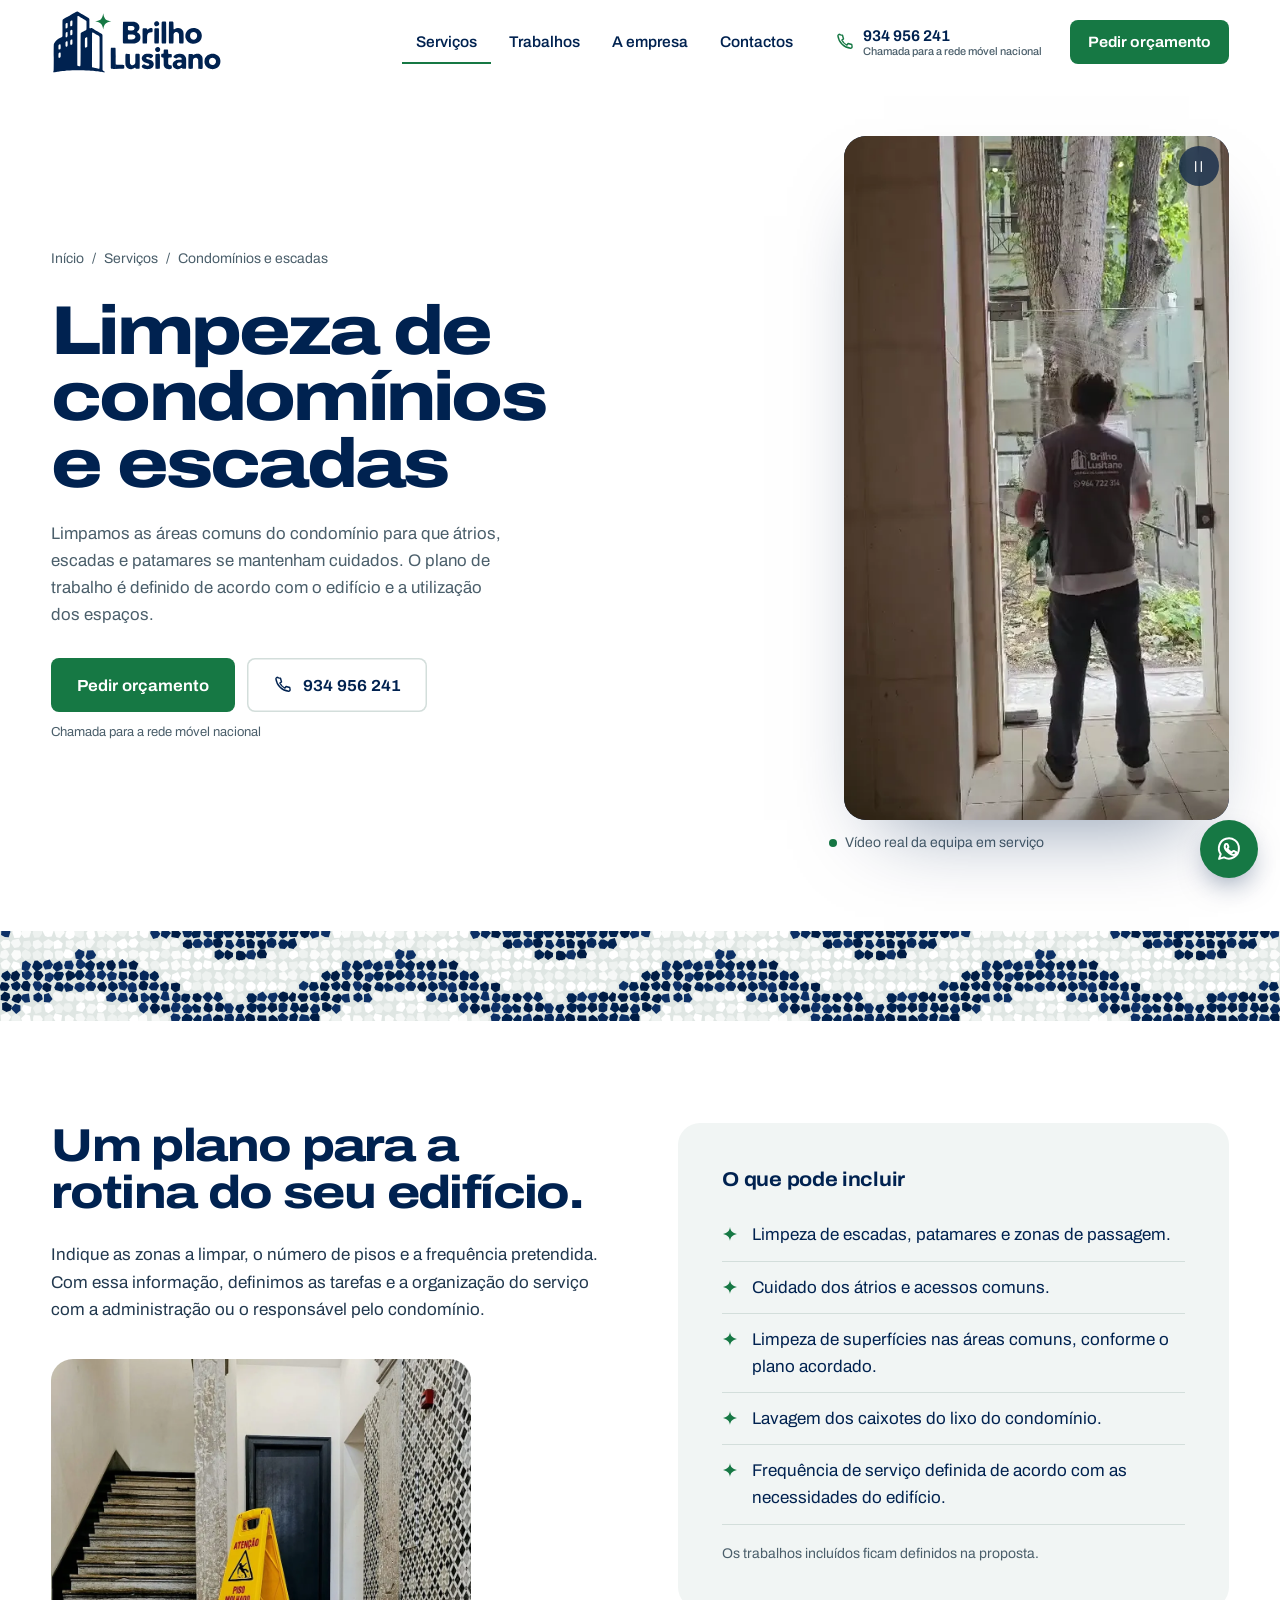
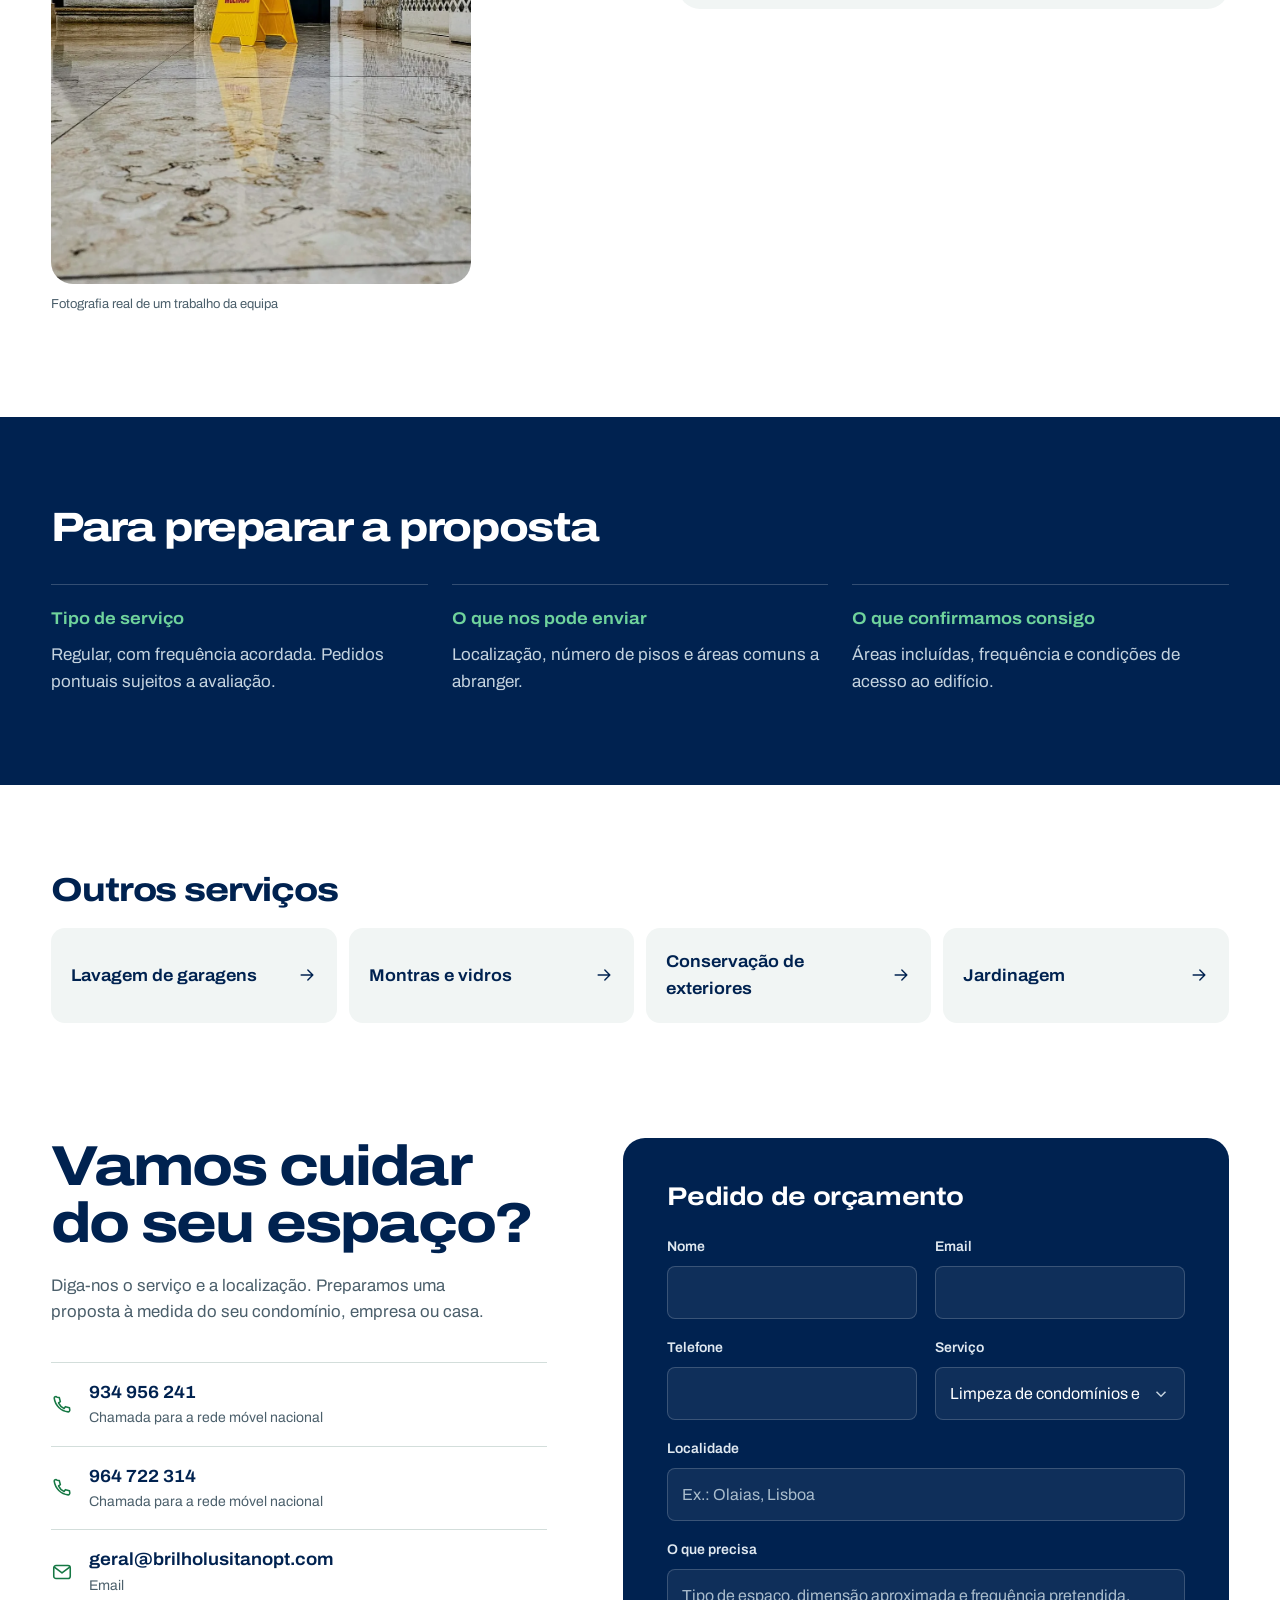
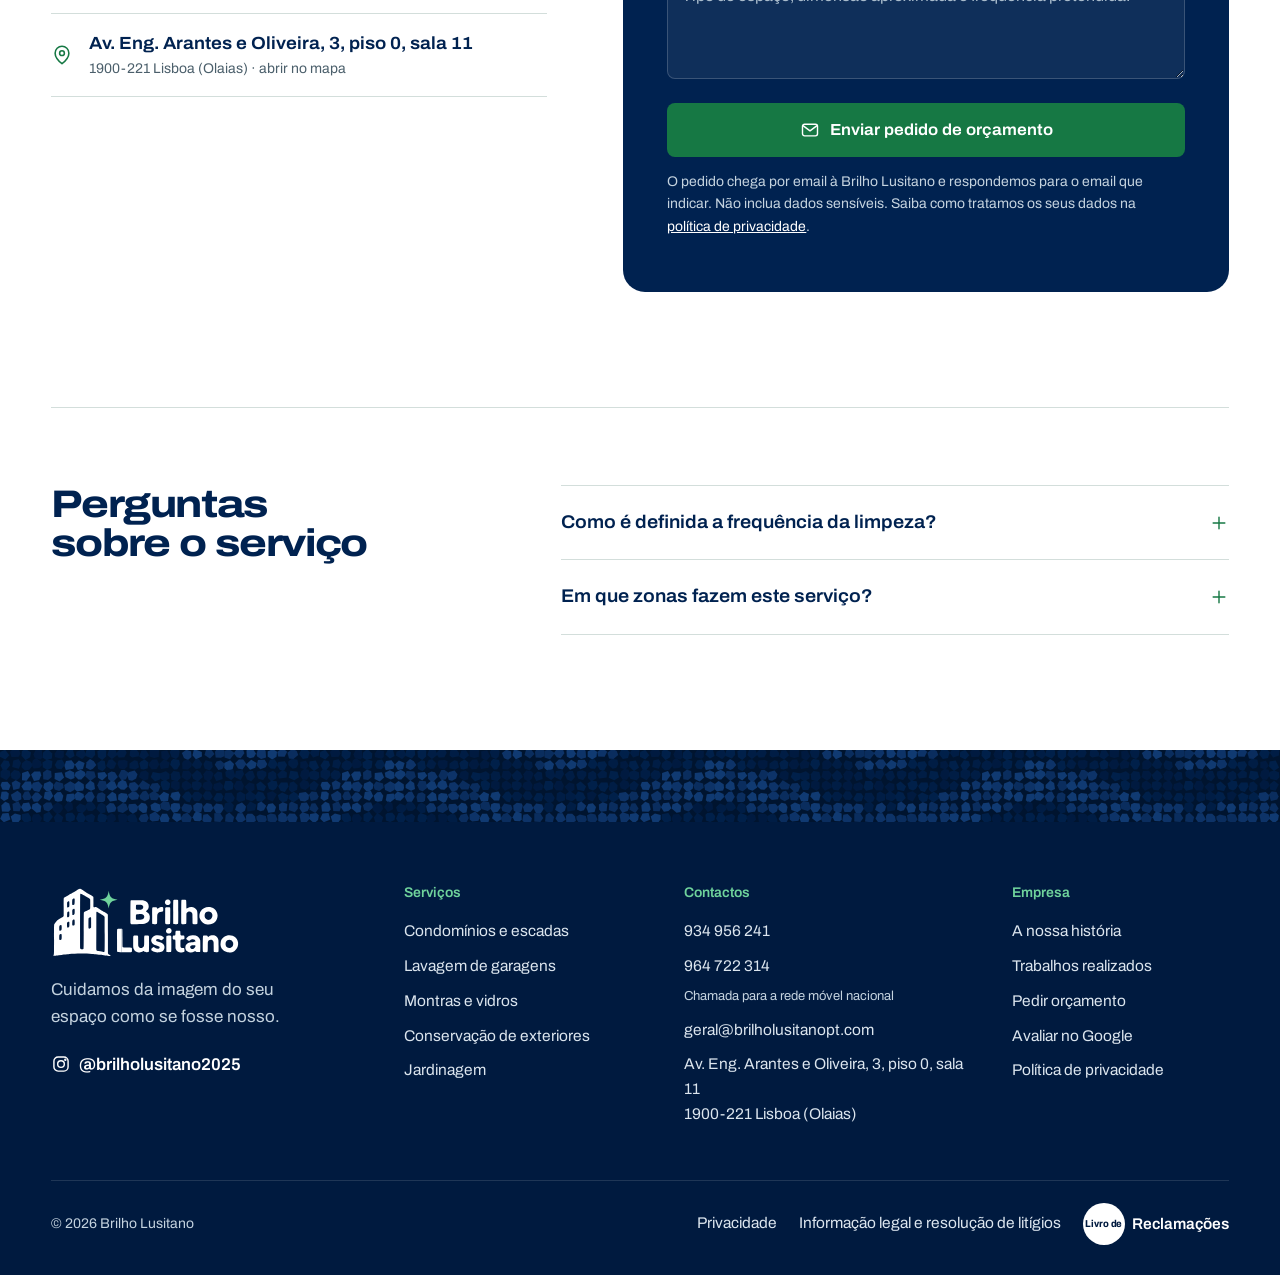
<file: limpeza-condominios-lisboa/index.html>
<!doctype html><html lang="pt-PT"><head><meta charset="utf-8"><meta name="viewport" content="width=device-width,initial-scale=1"><meta name="theme-color" content="#002250"><meta http-equiv="Content-Security-Policy" content="default-src 'self'; script-src 'self'; style-src 'self' 'unsafe-inline'; img-src 'self' data:; media-src 'self'; font-src 'self'; connect-src 'self' https://brilliant-dodol-3db81f.netlify.app https://api.web3forms.com; object-src 'none'; base-uri 'self'; form-action 'self'; upgrade-insecure-requests"><meta name="referrer" content="strict-origin-when-cross-origin"><title>Limpeza de condomínios e escadas em Lisboa | Brilho Lusitano</title><meta name="description" content="Limpeza de escadas, átrios e áreas comuns de condomínios em Lisboa, Sintra e Cascais. Plano à medida do prédio. Peça orçamento: 934 956 241."><link rel="canonical" href="https://brilholusitanopt.com/limpeza-condominios-lisboa/"><meta property="og:type" content="website"><meta property="og:locale" content="pt_PT"><meta property="og:title" content="Limpeza de condomínios e escadas em Lisboa | Brilho Lusitano"><meta property="og:description" content="Limpeza de escadas, átrios e áreas comuns de condomínios em Lisboa, Sintra e Cascais. Plano à medida do prédio. Peça orçamento: 934 956 241."><meta property="og:url" content="https://brilholusitanopt.com/limpeza-condominios-lisboa/"><meta property="og:image" content="https://brilholusitanopt.com/assets/og-brilho-lusitano.jpg"><meta property="og:image:width" content="1200"><meta property="og:image:height" content="630"><meta property="og:image:alt" content="Brilho Lusitano: limpeza de condomínios em Lisboa"><meta property="og:site_name" content="Brilho Lusitano"><meta name="twitter:card" content="summary_large_image"><meta name="robots" content="index,follow,max-image-preview:large"><link rel="icon" type="image/svg+xml" href="/assets/favicon.svg"><link rel="preload" href="/assets/fonts/archivo-variable.woff2" as="font" type="font/woff2" crossorigin><link rel="stylesheet" href="/styles.css"><script src="/app.js" defer></script></head><body><a class="skip" href="#main">Saltar para o conteúdo</a><header class="site-header"><div class="wrap bar"><a class="brand" href="/" aria-label="Brilho Lusitano, página inicial"><svg class="logo " viewBox="24 15 247 94" role="img" aria-label="Brilho Lusitano"><path class="logo-ink" d="M99.60 105.90C99.08 105.85 96.76 105.54 94.45 105.22C92.14 104.89 89.58 104.55 88.75 104.45C85.41 104.07 82.65 103.79 80.80 103.65C79.73 103.57 78.13 103.44 77.25 103.36C69.14 102.61 54.53 102.68 47.88 103.50C47.01 103.61 45.71 103.74 44.98 103.80C42.29 104.01 39.29 104.37 34.00 105.12C32.43 105.34 30.70 105.58 30.15 105.66C28.98 105.82 27.62 105.84 27.26 105.70C26.91 105.57 26.93 105.31 27.31 104.84C28.01 103.96 27.95 105.90 27.96 84.90C27.96 63.74 27.90 65.43 28.65 64.20C30.66 60.90 33.43 58.44 37.45 56.42C39.42 55.42 39.89 55.09 40.23 54.47L40.45 54.05L40.46 42.65C40.46 29.84 40.41 30.75 41.21 30.06C41.62 29.71 45.50 27.38 47.05 26.55C47.55 26.28 48.19 25.92 48.48 25.73C48.77 25.55 49.37 25.22 49.83 24.99C50.28 24.76 51.08 24.31 51.60 23.98C52.75 23.26 55.16 21.85 57.20 20.70C58.03 20.23 59.10 19.62 59.58 19.34C61.49 18.23 61.81 18.28 64.50 20.00C65.13 20.40 66.19 21.06 66.85 21.45C67.51 21.84 68.41 22.39 68.85 22.67C70.14 23.48 73.89 25.70 74.93 26.27C76.59 27.18 78.18 28.18 78.56 28.55C79.24 29.20 79.23 29.11 79.17 35.71C79.13 39.28 79.14 41.70 79.20 41.90C79.43 42.69 79.98 42.87 81.10 42.54C81.86 42.32 82.41 42.34 83.05 42.64C83.71 42.94 86.51 44.60 87.70 45.40C88.17 45.71 89.36 46.45 90.35 47.05C91.34 47.65 92.40 48.30 92.70 48.50C93.00 48.70 93.81 49.18 94.50 49.55C96.78 50.79 97.69 51.53 97.89 52.27C97.96 52.52 98.00 61.31 98.00 77.50C98.01 93.00 98.05 102.49 98.11 102.73C98.26 103.32 98.72 103.74 99.96 104.42C102.30 105.71 102.20 106.13 99.60 105.90ZM110.75 100.85C110.29 100.69 110.04 100.39 109.93 99.90C109.88 99.71 109.85 93.27 109.85 85.60C109.85 69.88 109.78 71.18 110.60 70.78C110.97 70.61 114.85 70.44 115.64 70.57L116.00 70.63L116.00 85.81L116.00 101.00L113.58 101.00C111.75 100.99 111.05 100.96 110.75 100.85ZM93.16 100.75C93.85 100.46 93.80 102.27 93.80 77.77C93.80 57.77 93.78 55.59 93.64 55.17C93.41 54.49 92.65 53.85 90.45 52.50C89.42 51.87 88.22 51.11 87.77 50.82C86.98 50.30 84.85 49.03 84.28 48.73C83.87 48.52 83.41 48.60 83.16 48.93L82.95 49.21L82.92 73.33C82.89 99.49 82.86 98.27 83.45 98.79C83.87 99.15 83.81 99.14 85.96 99.55C88.27 99.99 91.57 100.67 91.95 100.79C92.40 100.93 92.77 100.92 93.16 100.75ZM65.87 97.04C66.54 96.55 66.49 98.38 66.51 75.00C66.52 63.37 66.56 52.92 66.60 51.78L66.66 49.71L66.95 49.29C67.29 48.81 67.41 48.75 71.21 46.92C72.94 46.08 74.01 45.50 74.27 45.26C75.03 44.58 75.01 44.77 74.98 38.35L74.95 32.65L74.67 32.18C74.38 31.67 73.67 31.16 71.70 30.02C71.12 29.69 69.82 28.91 68.80 28.29C67.78 27.68 66.59 26.97 66.15 26.72C65.71 26.48 64.93 26.03 64.43 25.73C62.92 24.84 62.28 24.82 61.99 25.67C61.79 26.24 61.79 95.77 61.98 96.32C62.24 97.06 62.95 97.31 64.67 97.26C65.42 97.25 65.65 97.20 65.87 97.04ZM36.36 85.19C37.74 84.67 37.90 84.22 37.90 80.83C37.90 78.02 37.84 77.74 37.23 77.56C36.51 77.36 35.22 78.01 34.90 78.73C34.63 79.32 34.60 84.05 34.86 84.70C35.14 85.38 35.51 85.51 36.36 85.19ZM36.63 72.87C37.71 72.42 37.89 71.88 37.89 69.05C37.89 65.72 37.59 65.24 35.99 66.05C34.84 66.64 34.67 67.20 34.72 70.29C34.75 72.33 34.76 72.51 34.96 72.77C35.31 73.23 35.71 73.26 36.63 72.87ZM74.99 70.09C75.50 69.82 75.70 69.66 75.88 69.33L76.11 68.91L76.15 62.70C76.20 56.04 76.19 55.86 75.69 55.60C74.98 55.21 73.06 56.28 72.80 57.21C72.67 57.65 72.67 69.10 72.80 69.65C73.01 70.57 73.74 70.72 74.99 70.09ZM46.31 69.08C47.70 68.60 47.84 68.25 47.88 65.11C47.92 62.28 47.89 61.98 47.55 61.64C46.88 60.97 45.20 61.79 44.89 62.93C44.72 63.55 44.86 68.24 45.06 68.66C45.30 69.16 45.70 69.29 46.31 69.08ZM53.65 66.26C54.75 65.74 54.80 65.58 54.80 62.37C54.80 59.62 54.74 59.11 54.37 58.85C53.65 58.35 52.09 59.15 51.80 60.18C51.64 60.79 51.55 65.28 51.69 65.73C51.96 66.54 52.66 66.73 53.65 66.26ZM46.46 55.59C47.01 55.33 47.56 54.72 47.69 54.23C47.87 53.59 47.83 48.85 47.65 48.50C47.27 47.77 45.82 48.13 45.25 49.10C45.05 49.45 44.88 54.49 45.05 55.17C45.20 55.79 45.74 55.95 46.46 55.59ZM53.76 52.36C54.67 51.75 54.74 51.50 54.78 48.62C54.83 45.76 54.79 45.37 54.40 44.98C53.91 44.50 52.92 44.76 52.18 45.57C51.63 46.19 51.57 46.62 51.67 49.70L51.75 52.32L52.04 52.57C52.44 52.91 53.04 52.83 53.76 52.36ZM46.55 42.79C47.21 42.48 47.66 41.93 47.80 41.26C47.97 40.41 47.90 35.62 47.70 35.33C47.36 34.81 46.60 34.86 45.77 35.46C44.91 36.08 44.89 36.22 44.92 39.59L44.95 42.48L45.19 42.74C45.49 43.06 45.93 43.08 46.55 42.79ZM52.89 39.80C53.25 39.80 54.28 39.03 54.52 38.58C54.79 38.07 54.94 32.75 54.70 31.97C54.35 30.80 52.20 31.51 51.69 32.97C51.49 33.51 51.50 38.82 51.70 39.30C51.84 39.63 52.33 39.94 52.58 39.85C52.66 39.82 52.80 39.80 52.89 39.80Z"/><path class="logo-ink logo-word" d="M161.75 101.44C161.58 101.42 161.09 101.35 160.65 101.29C158.65 101.03 157.30 100.56 155.96 99.65C154.34 98.55 154.22 98.37 154.42 97.20C154.57 96.28 154.75 96.00 155.53 95.45C157.37 94.16 157.71 94.13 158.89 95.15C161.18 97.13 164.68 97.18 165.16 95.23C165.45 94.10 164.64 93.46 162.08 92.76C157.01 91.38 155.53 90.29 154.51 87.23C153.57 84.41 156.00 80.57 159.40 79.51C161.49 78.86 165.41 78.99 167.43 79.78C168.88 80.35 170.68 81.64 170.72 82.13C170.77 82.85 170.64 83.04 169.41 84.25C167.73 85.89 167.55 85.92 165.97 84.86C163.77 83.38 160.60 83.72 160.60 85.43C160.60 86.37 161.59 86.95 164.49 87.70C168.12 88.64 169.64 89.56 170.81 91.55C172.64 94.67 170.93 99.27 167.44 100.60C166.07 101.12 162.85 101.60 161.75 101.44ZM205.15 101.40C200.81 100.93 198.28 98.20 198.68 94.40C198.95 91.79 200.39 89.98 203.05 88.89C204.81 88.18 205.19 88.11 207.90 87.99C211.57 87.84 211.70 87.80 211.70 86.81C211.70 85.26 210.37 84.26 208.30 84.27C206.81 84.27 206.24 84.50 204.62 85.72C203.92 86.25 203.45 86.19 201.85 85.38C199.42 84.15 199.29 83.34 201.26 81.66C203.21 80.00 205.15 79.26 207.91 79.13C213.39 78.88 216.69 80.93 217.92 85.35C218.22 86.45 218.28 99.56 217.98 100.22C217.69 100.87 217.42 100.94 215.28 100.91C213.06 100.88 212.93 100.85 212.24 100.20C211.57 99.57 211.41 99.57 210.31 100.19C208.68 101.13 206.78 101.57 205.15 101.40ZM137.65 101.34C137.54 101.31 137.05 101.20 136.56 101.09C134.22 100.56 132.91 99.50 131.74 97.18C130.85 95.42 130.76 94.42 130.83 86.72C130.90 78.76 130.60 79.45 134.03 79.45C135.89 79.45 136.31 79.48 136.62 79.62C137.34 79.94 137.31 79.73 137.34 86.34C137.37 92.79 137.38 92.83 137.98 93.93C139.38 96.50 143.27 96.13 144.69 93.29C145.11 92.45 145.12 92.24 145.14 85.96C145.15 78.86 144.88 79.47 148.04 79.42C150.17 79.38 150.62 79.46 151.07 79.92L151.35 80.21L151.40 83.38C151.54 91.32 151.46 99.82 151.26 100.24C150.91 100.93 150.54 101.02 148.22 100.98C145.97 100.95 145.79 100.89 145.33 100.17C144.81 99.35 144.53 99.31 143.61 99.90C142.06 100.90 140.82 101.30 139.05 101.35C138.39 101.37 137.76 101.37 137.65 101.34ZM192.25 101.34C188.60 100.79 187.20 99.78 186.24 96.99L185.85 95.85L185.80 90.70C185.74 84.47 185.84 84.81 183.99 84.60C182.39 84.42 182.18 84.10 182.22 81.95C182.27 79.82 182.45 79.56 183.99 79.41C185.64 79.24 185.74 79.09 185.80 76.30C185.88 73.10 185.81 73.17 189.21 73.22C192.25 73.26 192.13 73.14 192.20 76.27C192.27 79.35 192.29 79.38 194.95 79.49C197.34 79.58 197.47 79.71 197.52 82.10C197.57 84.34 197.42 84.48 194.91 84.59C192.21 84.71 192.36 84.43 192.32 89.43C192.29 93.86 192.31 94.04 193.00 94.83C193.63 95.54 194.09 95.72 195.33 95.71C197.16 95.70 197.46 96.05 197.56 98.40C197.64 100.47 197.53 100.62 195.43 101.06C194.30 101.30 192.84 101.43 192.25 101.34ZM253.55 101.15C250.70 100.59 249.29 99.87 247.40 98.00C244.62 95.24 243.79 92.00 244.70 87.54C246.37 79.42 257.45 76.27 263.90 82.07C268.99 86.65 268.35 95.52 262.65 99.37C260.18 101.04 256.59 101.74 253.55 101.15ZM116.00 85.85C116.00 77.52 116.03 70.70 116.06 70.70C116.23 70.70 116.52 70.95 116.67 71.23C116.84 71.53 116.85 72.30 116.90 82.70C116.95 94.86 116.92 94.12 117.50 94.65C117.71 94.84 117.94 94.85 122.99 94.95C129.80 95.09 129.25 94.81 129.25 98.05C129.25 101.23 129.95 100.94 122.12 100.98L116.00 101.01L116.00 85.85ZM174.63 100.85C173.93 100.55 173.97 101.13 173.93 90.31C173.91 81.47 173.92 80.55 174.06 80.30C174.34 79.84 174.70 79.70 175.72 79.66C176.23 79.63 176.78 79.57 176.93 79.51C177.70 79.21 179.55 79.43 180.02 79.88C180.48 80.31 180.48 80.32 180.46 90.45C180.45 101.32 180.50 100.54 179.73 100.86C179.26 101.06 175.09 101.05 174.63 100.85ZM222.12 100.80C221.80 100.66 221.65 100.51 221.53 100.23C221.16 99.33 221.29 80.83 221.68 80.16C222.03 79.56 222.24 79.51 224.50 79.48C226.91 79.45 227.02 79.48 227.60 80.44C228.18 81.39 228.41 81.39 229.64 80.46C230.94 79.46 232.07 79.15 234.35 79.15C237.02 79.16 238.24 79.72 239.97 81.71C240.71 82.55 240.86 82.83 241.25 83.95C241.81 85.59 241.82 85.69 241.87 93.06C241.92 100.61 241.94 100.41 241.28 100.77C240.74 101.06 236.90 101.10 236.25 100.81C235.47 100.47 235.50 100.70 235.50 94.22C235.50 87.97 235.51 88.07 234.87 86.87C233.26 83.83 228.76 84.47 228.00 87.86C227.93 88.14 227.87 90.59 227.85 94.12C227.79 100.66 227.81 100.47 227.08 100.80C226.43 101.09 222.77 101.09 222.12 100.80ZM209.45 96.46C211.46 95.47 212.55 93.03 211.37 92.16C211.04 91.91 208.48 91.80 207.47 91.99C204.88 92.47 203.99 94.80 205.86 96.23C206.90 97.02 208.15 97.10 209.45 96.46ZM256.98 95.45C258.58 95.07 259.78 94.04 260.57 92.34C260.83 91.78 260.85 91.67 260.85 90.34L260.85 88.93L260.42 88.06C258.39 83.98 253.27 83.89 251.37 87.89C250.98 88.71 250.86 90.76 251.14 91.93C251.75 94.53 254.31 96.08 256.98 95.45ZM175.89 76.67C173.23 75.55 172.64 72.62 174.70 70.77C177.73 68.04 182.18 71.19 180.45 74.84C179.68 76.48 177.50 77.35 175.89 76.67ZM227.20 64.93C222.86 64.44 219.39 61.83 217.75 57.82C216.98 55.92 216.95 55.77 216.95 53.70C216.96 51.38 217.28 50.15 218.46 48.02C221.83 41.88 230.56 40.33 236.51 44.82C238.83 46.57 240.60 50.23 240.60 53.27C240.60 56.22 239.29 59.72 237.55 61.44C234.83 64.11 231.10 65.37 227.20 64.93ZM128.38 64.60C127.96 64.52 127.65 64.29 127.44 63.89C127.19 63.40 127.21 34.66 127.46 34.14C127.84 33.35 127.39 33.39 135.85 33.43L143.35 33.46L144.50 33.74C148.61 34.72 151.05 37.55 151.05 41.30C151.04 43.95 150.35 45.38 148.12 47.30C147.20 48.11 147.34 48.47 148.85 49.24C151.64 50.65 152.99 53.85 152.35 57.50C151.83 60.45 150.44 62.11 147.25 63.58C145.10 64.58 144.48 64.64 135.80 64.66C131.92 64.67 128.58 64.64 128.38 64.60ZM156.25 64.51C155.43 64.14 155.49 64.95 155.50 53.73C155.51 42.60 155.46 43.27 156.20 42.88C156.50 42.72 156.80 42.70 158.60 42.70C161.01 42.70 161.38 42.80 161.73 43.55C162.08 44.32 162.15 44.43 162.31 44.53C162.57 44.69 162.91 44.54 163.60 43.95C165.05 42.70 168.29 41.87 169.27 42.49C169.92 42.90 169.95 43.03 169.94 45.21C169.92 48.24 169.87 48.31 167.81 48.41C165.10 48.54 163.63 49.36 162.75 51.22C162.13 52.52 162.12 52.64 162.05 58.35C161.98 64.14 161.99 64.06 161.29 64.41C160.74 64.69 156.80 64.77 156.25 64.51ZM183.60 64.53C182.82 64.12 182.88 65.51 182.88 48.90C182.88 32.29 182.82 33.56 183.60 33.18C184.14 32.91 188.19 32.91 188.70 33.19C189.52 33.62 189.45 32.18 189.45 48.80C189.45 65.42 189.52 63.99 188.70 64.41C188.14 64.69 184.09 64.79 183.60 64.53ZM194.40 64.59C193.95 64.45 193.64 64.16 193.48 63.71C193.28 63.16 193.29 34.19 193.49 33.73C193.79 33.02 194.08 32.95 196.55 32.98C200.15 33.03 199.87 32.54 199.94 38.92C199.99 43.58 200.01 43.91 200.34 44.12C200.60 44.30 201.00 44.16 201.78 43.64C203.39 42.56 204.85 42.13 206.64 42.23C209.65 42.38 212.33 43.97 213.40 46.22C214.41 48.35 214.52 49.49 214.48 57.45C214.45 64.19 214.47 63.93 213.80 64.38C213.31 64.71 208.87 64.69 208.50 64.35C207.99 63.89 208.00 64.02 207.96 57.62C207.92 51.02 207.94 51.21 207.25 50.05C207.06 49.72 206.69 49.26 206.45 49.03C204.67 47.38 201.21 48.24 200.29 50.56L200.06 51.15L200.00 57.40C199.94 64.27 199.97 64.06 199.33 64.47C199.01 64.68 195.04 64.77 194.40 64.59ZM173.12 64.40C172.36 63.93 172.39 64.53 172.42 53.47L172.45 43.63L172.92 43.14L173.39 42.65L175.79 42.65C178.06 42.65 178.20 42.66 178.47 42.86C179.15 43.36 179.11 42.66 179.04 53.70C178.97 64.59 179.00 64.02 178.37 64.40C177.87 64.71 173.62 64.70 173.12 64.40ZM229.64 59.00C233.75 58.33 235.35 52.63 232.29 49.58C230.50 47.79 227.63 47.66 225.43 49.28C223.73 50.54 223.18 53.92 224.30 56.29C225.17 58.12 227.57 59.34 229.64 59.00ZM142.45 58.56C145.20 57.78 146.19 54.64 144.26 52.81C143.01 51.64 141.85 51.43 137.53 51.58C134.30 51.69 134.42 51.56 134.39 55.15C134.37 58.97 134.17 58.81 138.80 58.76C141.30 58.74 141.96 58.70 142.45 58.56ZM141.68 45.63C143.62 44.85 144.47 42.81 143.61 41.05C142.90 39.62 141.90 39.29 138.04 39.27C134.33 39.24 134.47 39.13 134.42 42.39C134.36 45.97 134.30 45.92 138.45 45.87C140.94 45.84 141.19 45.83 141.68 45.63ZM174.60 39.71C171.60 38.79 171.29 34.24 174.14 32.89C177.30 31.39 180.64 34.66 179.08 37.73C178.30 39.28 176.21 40.20 174.60 39.71Z"/><g class="logo-star"><path class="star-rays" d="M99 12v41M78.5 32.8h41" /><path class="star-core" d="M99 21.2C100.3 29.5 102.5 31.6 110.6 32.8C102.5 34 100.3 36.1 99 44.4C97.7 36.1 95.5 34 87.4 32.8C95.5 31.6 97.7 29.5 99 21.2Z"/></g></svg></a><nav class="nav" id="nav" aria-label="Navegação principal"><a href="/#servicos" aria-current="page">Serviços</a><a href="/galeria/">Trabalhos</a><a href="/#empresa">A empresa</a><a href="/#contactos">Contactos</a><div class="nav-mobile-extra"><a href="tel:+351934956241"><svg class="ico" viewBox="0 0 24 24" aria-hidden="true"><path d="M6.6 3.5 9 3.9l1.2 4.4-2 1.4a12 12 0 0 0 6.1 6.1l1.4-2 4.4 1.2.4 2.4c.1 1-.7 2.1-1.8 2.1A17.3 17.3 0 0 1 3.5 4.6c0-1.1 1.1-1.9 2.1-1.8Z"/></svg>934 956 241</a><a href="tel:+351964722314"><svg class="ico" viewBox="0 0 24 24" aria-hidden="true"><path d="M6.6 3.5 9 3.9l1.2 4.4-2 1.4a12 12 0 0 0 6.1 6.1l1.4-2 4.4 1.2.4 2.4c.1 1-.7 2.1-1.8 2.1A17.3 17.3 0 0 1 3.5 4.6c0-1.1 1.1-1.9 2.1-1.8Z"/></svg>964 722 314</a><small class="call-note">Chamada para a rede móvel nacional</small></div></nav><a class="bar-phone" href="tel:+351934956241"><svg class="ico" viewBox="0 0 24 24" aria-hidden="true"><path d="M6.6 3.5 9 3.9l1.2 4.4-2 1.4a12 12 0 0 0 6.1 6.1l1.4-2 4.4 1.2.4 2.4c.1 1-.7 2.1-1.8 2.1A17.3 17.3 0 0 1 3.5 4.6c0-1.1 1.1-1.9 2.1-1.8Z"/></svg><span class="bar-phone-text"><span>934 956 241</span><small>Chamada para a rede móvel nacional</small></span></a><a class="btn btn-sm" href="/#contactos">Pedir orçamento</a><button class="menu-button" type="button" aria-label="Abrir menu" aria-expanded="false" aria-controls="nav"><svg class="ico" viewBox="0 0 24 24" aria-hidden="true"><path d="M4 8h16M4 16h16"/></svg><svg class="ico" viewBox="0 0 24 24" aria-hidden="true"><path d="M6 6l12 12M18 6 6 18"/></svg></button></div></header><main id="main"><section class="svc-hero"><div class="wrap svc-hero-grid"><div><nav class="crumbs" aria-label="Percurso"><a href="/">Início</a><span aria-hidden="true">/</span><a href="/#servicos">Serviços</a><span aria-hidden="true">/</span><span aria-current="page">Condomínios e escadas</span></nav><h1>Limpeza de condomínios e escadas</h1><p class="lede">Limpamos as áreas comuns do condomínio para que átrios, escadas e patamares se mantenham cuidados. O plano de trabalho é definido de acordo com o edifício e a utilização dos espaços.</p><div class="actions"><a class="btn" href="#contactos">Pedir orçamento</a><a class="btn btn-ghost" href="tel:+351934956241"><svg class="ico" viewBox="0 0 24 24" aria-hidden="true"><path d="M6.6 3.5 9 3.9l1.2 4.4-2 1.4a12 12 0 0 0 6.1 6.1l1.4-2 4.4 1.2.4 2.4c.1 1-.7 2.1-1.8 2.1A17.3 17.3 0 0 1 3.5 4.6c0-1.1 1.1-1.9 2.1-1.8Z"/></svg>934 956 241</a></div><p class="call-note">Chamada para a rede móvel nacional</p></div><figure class="svc-video"><div class="frame"><video class="loop-video " data-autoplay muted loop playsinline preload="auto" poster="/assets/video/condominios-poster.webp" aria-label="Limpeza do vidro da porta de entrada de um condomínio"><source src="/assets/video/condominios.mp4" type="video/mp4"></video><button type="button" class="loop-toggle" aria-label="Pausar vídeo" data-playing="true"><svg class="ico" viewBox="0 0 24 24" aria-hidden="true"><path d="M8 5v14M16 5v14"/></svg><svg class="ico" viewBox="0 0 24 24" aria-hidden="true"><path d="M8 5.5v13l10.5-6.5L8 5.5Z"/></svg></button></div><figcaption><span class="live-dot" aria-hidden="true"></span>Vídeo real da equipa em serviço</figcaption></figure></div></section><div class="calcada " aria-hidden="true"></div><section class="svc-body"><div class="wrap svc-body-grid"><div><h2>Um plano para a rotina do seu edifício.</h2><p>Indique as zonas a limpar, o número de pisos e a frequência pretendida. Com essa informação, definimos as tarefas e a organização do serviço com a administração ou o responsável pelo condomínio.</p><figure class="svc-photo"><img srcset="/assets/atrio-condominio-480.webp 480w, /assets/atrio-condominio.webp 1000w" sizes="(max-width: 800px) 100vw, 45vw" src="/assets/atrio-condominio.webp" alt="Átrio de condomínio com pavimento de mármore acabado de lavar e sinal de piso molhado" loading="lazy"><figcaption>Fotografia real de um trabalho da equipa</figcaption></figure></div><div class="includes"><h3>O que pode incluir</h3><ul><li><svg class="spark" viewBox="0 0 24 24" aria-hidden="true"><path d="M12 1.5c.7 6 3.5 8.8 10.5 10.5-7 1.7-9.8 4.5-10.5 10.5C11.3 16.5 8.5 13.7 1.5 12 8.5 10.3 11.3 7.5 12 1.5Z"/></svg><span>Limpeza de escadas, patamares e zonas de passagem.</span></li><li><svg class="spark" viewBox="0 0 24 24" aria-hidden="true"><path d="M12 1.5c.7 6 3.5 8.8 10.5 10.5-7 1.7-9.8 4.5-10.5 10.5C11.3 16.5 8.5 13.7 1.5 12 8.5 10.3 11.3 7.5 12 1.5Z"/></svg><span>Cuidado dos átrios e acessos comuns.</span></li><li><svg class="spark" viewBox="0 0 24 24" aria-hidden="true"><path d="M12 1.5c.7 6 3.5 8.8 10.5 10.5-7 1.7-9.8 4.5-10.5 10.5C11.3 16.5 8.5 13.7 1.5 12 8.5 10.3 11.3 7.5 12 1.5Z"/></svg><span>Limpeza de superfícies nas áreas comuns, conforme o plano acordado.</span></li><li><svg class="spark" viewBox="0 0 24 24" aria-hidden="true"><path d="M12 1.5c.7 6 3.5 8.8 10.5 10.5-7 1.7-9.8 4.5-10.5 10.5C11.3 16.5 8.5 13.7 1.5 12 8.5 10.3 11.3 7.5 12 1.5Z"/></svg><span>Lavagem dos caixotes do lixo do condomínio.</span></li><li><svg class="spark" viewBox="0 0 24 24" aria-hidden="true"><path d="M12 1.5c.7 6 3.5 8.8 10.5 10.5-7 1.7-9.8 4.5-10.5 10.5C11.3 16.5 8.5 13.7 1.5 12 8.5 10.3 11.3 7.5 12 1.5Z"/></svg><span>Frequência de serviço definida de acordo com as necessidades do edifício.</span></li></ul><p class="small">Os trabalhos incluídos ficam definidos na proposta.</p></div></div></section><section class="svc-plan"><div class="wrap"><h2>Para preparar a proposta</h2><dl class="plan"><div><dt>Tipo de serviço</dt><dd>Regular, com frequência acordada. Pedidos pontuais sujeitos a avaliação.</dd></div><div><dt>O que nos pode enviar</dt><dd>Localização, número de pisos e áreas comuns a abranger.</dd></div><div><dt>O que confirmamos consigo</dt><dd>Áreas incluídas, frequência e condições de acesso ao edifício.</dd></div></dl></div></section><nav class="related wrap" aria-label="Outros serviços"><h2>Outros serviços</h2><ul><li><a href="/lavagem-garagens-lisboa/"><span>Lavagem de garagens</span><svg class="ico" viewBox="0 0 24 24" aria-hidden="true"><path d="M5 12h14M13 6l6 6-6 6"/></svg></a></li><li><a href="/limpeza-vidros-montras-lisboa/"><span>Montras e vidros</span><svg class="ico" viewBox="0 0 24 24" aria-hidden="true"><path d="M5 12h14M13 6l6 6-6 6"/></svg></a></li><li><a href="/conservacao-exteriores-lisboa/"><span>Conservação de exteriores</span><svg class="ico" viewBox="0 0 24 24" aria-hidden="true"><path d="M5 12h14M13 6l6 6-6 6"/></svg></a></li><li><a href="/jardinagem-lisboa/"><span>Jardinagem</span><svg class="ico" viewBox="0 0 24 24" aria-hidden="true"><path d="M5 12h14M13 6l6 6-6 6"/></svg></a></li></ul></nav><section class="contact" id="contactos"><div class="wrap contact-grid"><div class="contact-copy"><h2>Vamos cuidar do seu espaço?</h2><p class="lede">Diga-nos o serviço e a localização. Preparamos uma proposta à medida do seu condomínio, empresa ou casa.</p><ul class="contact-list"><li><a href="tel:+351934956241"><svg class="ico" viewBox="0 0 24 24" aria-hidden="true"><path d="M6.6 3.5 9 3.9l1.2 4.4-2 1.4a12 12 0 0 0 6.1 6.1l1.4-2 4.4 1.2.4 2.4c.1 1-.7 2.1-1.8 2.1A17.3 17.3 0 0 1 3.5 4.6c0-1.1 1.1-1.9 2.1-1.8Z"/></svg><span><strong>934 956 241</strong><small>Chamada para a rede móvel nacional</small></span></a></li><li><a href="tel:+351964722314"><svg class="ico" viewBox="0 0 24 24" aria-hidden="true"><path d="M6.6 3.5 9 3.9l1.2 4.4-2 1.4a12 12 0 0 0 6.1 6.1l1.4-2 4.4 1.2.4 2.4c.1 1-.7 2.1-1.8 2.1A17.3 17.3 0 0 1 3.5 4.6c0-1.1 1.1-1.9 2.1-1.8Z"/></svg><span><strong>964 722 314</strong><small>Chamada para a rede móvel nacional</small></span></a></li><li><a href="mailto:geral@brilholusitanopt.com"><svg class="ico" viewBox="0 0 24 24" aria-hidden="true"><rect x="3" y="5" width="18" height="14" rx="2.5"/><path d="m4 7 8 6 8-6"/></svg><span><strong>geral@brilholusitanopt.com</strong><small>Email</small></span></a></li><li><a href="https://www.google.com/maps/search/?api=1&query=Av.%20Eng.%20Arantes%20e%20Oliveira%203%2C%201900-221%20Lisboa%2C%20Portugal" target="_blank" rel="noopener"><svg class="ico" viewBox="0 0 24 24" aria-hidden="true"><path d="M19.5 10c0 5.5-7.5 11.5-7.5 11.5S4.5 15.5 4.5 10a7.5 7.5 0 1 1 15 0Z"/><circle cx="12" cy="10" r="2.6"/></svg><span><strong>Av. Eng. Arantes e Oliveira, 3, piso 0, sala 11</strong><small>1900-221 Lisboa (Olaias) · abrir no mapa</small></span></a></li></ul></div><form class="quote-form" id="quote-form" novalidate data-endpoint="https://brilliant-dodol-3db81f.netlify.app/api/orcamento" data-fallback="https://api.web3forms.com/submit" data-key="5b82bcef-ef08-492d-b203-1a1006da8c61"><h3>Pedido de orçamento</h3><div class="form-grid"><div class="field"><label for="name">Nome</label><input id="name" name="name" autocomplete="name" required maxlength="100"></div><div class="field"><label for="email">Email</label><input id="email" name="email" type="email" autocomplete="email" inputmode="email" required maxlength="150"></div><div class="field"><label for="phone">Telefone</label><input id="phone" name="phone" autocomplete="tel" type="tel" inputmode="tel" required minlength="9" maxlength="25" pattern="[0-9 \+\(\)\.\-]{9,25}"></div><div class="field"><label for="service">Serviço</label><select id="service" name="service" data-selected="1" required><option value="">Escolha um serviço</option><option selected>Limpeza de condomínios e escadas</option><option>Lavagem de garagens</option><option>Limpeza de montras e vidros</option><option>Conservação de exteriores</option><option>Jardinagem</option><option>Outro serviço</option></select></div><div class="field full"><label for="location">Localidade</label><input id="location" name="location" autocomplete="address-level2" required maxlength="150" placeholder="Ex.: Olaias, Lisboa"></div><div class="field full"><label for="message">O que precisa</label><textarea id="message" name="message" required minlength="10" maxlength="2000" placeholder="Tipo de espaço, dimensão aproximada e frequência pretendida."></textarea></div></div><input type="checkbox" name="botcheck" class="hp" tabindex="-1" autocomplete="off" aria-hidden="true"><button class="btn btn-block" type="submit"><svg class="ico" viewBox="0 0 24 24" aria-hidden="true"><rect x="3" y="5" width="18" height="14" rx="2.5"/><path d="m4 7 8 6 8-6"/></svg>Enviar pedido de orçamento</button><p class="form-help">O pedido chega por email à Brilho Lusitano e respondemos para o email que indicar. Não inclua dados sensíveis. Saiba como tratamos os seus dados na <a href="/privacidade/">política de privacidade</a>.</p><p class="form-message" id="form-message" role="status" aria-live="polite"></p></form></div></section><section class="faq"><div class="wrap faq-grid"><h2>Perguntas sobre o serviço</h2><div class="faq-list"><details><summary>Como é definida a frequência da limpeza?<svg class="ico" viewBox="0 0 24 24" aria-hidden="true"><path d="M12 5v14M5 12h14"/></svg></summary><p>A frequência depende da dimensão do edifício, das áreas abrangidas e da circulação de pessoas. Estes pontos são avaliados consigo e ficam definidos na proposta.</p></details><details><summary>Em que zonas fazem este serviço?<svg class="ico" viewBox="0 0 24 24" aria-hidden="true"><path d="M12 5v14M5 12h14"/></svg></summary><p>Lisboa, Sintra, Cascais e região. Diga-nos a localização do espaço para confirmarmos a disponibilidade.</p></details></div></div></section></main><script type="application/ld+json">[{"@context":"https://schema.org","@type":"LocalBusiness","@id":"https://brilholusitanopt.com/#empresa","name":"Brilho Lusitano","description":"Limpeza de condomínios, escadas, garagens, montras e vidros, conservação de exteriores e jardinagem em Lisboa, Sintra e Cascais.","url":"https://brilholusitanopt.com/","image":"https://brilholusitanopt.com/assets/og-brilho-lusitano.jpg","logo":"https://brilholusitanopt.com/assets/logo-email.png","telephone":"+351934956241","email":"geral@brilholusitanopt.com","address":{"@type":"PostalAddress","streetAddress":"Av. Eng. Arantes e Oliveira 3, piso 0, sala 11","postalCode":"1900-221","addressLocality":"Lisboa","addressRegion":"Lisboa","addressCountry":"PT"},"geo":{"@type":"GeoCoordinates","latitude":38.7396279,"longitude":-9.1242267},"hasMap":"https://www.google.com/maps/place/?q=place_id:ChIJV83APFozGQ0R40K5O7IvVWA","openingHoursSpecification":[{"@type":"OpeningHoursSpecification","dayOfWeek":["Monday","Tuesday","Wednesday","Thursday","Friday"],"opens":"08:00","closes":"17:00"}],"contactPoint":[{"@type":"ContactPoint","telephone":"+351934956241","contactType":"customer service","availableLanguage":"Portuguese"},{"@type":"ContactPoint","telephone":"+351964722314","contactType":"customer service","availableLanguage":"Portuguese"}],"areaServed":[{"@type":"City","name":"Lisboa"},{"@type":"City","name":"Sintra"},{"@type":"City","name":"Cascais"}],"knowsAbout":["Limpeza de condomínios","Limpeza de escadas","Lavagem de garagens","Limpeza de vidros","Limpeza de montras","Lavagem de caixotes do lixo","Jardinagem"],"sameAs":["https://www.instagram.com/brilholusitano2025/","https://www.google.com/maps/place/?q=place_id:ChIJV83APFozGQ0R40K5O7IvVWA"],"slogan":"Brilho que se vê, qualidade que se sente."},{"@context":"https://schema.org","@type":"Service","name":"Limpeza de condomínios e escadas em Lisboa","serviceType":"Condomínios e escadas","description":"Limpeza de escadas, átrios e áreas comuns de condomínios em Lisboa, Sintra e Cascais. Plano à medida do prédio. Peça orçamento: 934 956 241.","provider":{"@id":"https://brilholusitanopt.com/#empresa"},"areaServed":["Lisboa","Sintra","Cascais"],"url":"https://brilholusitanopt.com/limpeza-condominios-lisboa/"},{"@context":"https://schema.org","@type":"BreadcrumbList","itemListElement":[{"@type":"ListItem","position":1,"name":"Início","item":"https://brilholusitanopt.com/"},{"@type":"ListItem","position":2,"name":"Condomínios e escadas","item":"https://brilholusitanopt.com/limpeza-condominios-lisboa/"}]}]</script><footer class="site-footer"><div class="calcada calcada-dark" aria-hidden="true"></div><div class="wrap"><div class="footer-grid"><div class="footer-brand"><svg class="logo logo-light" viewBox="24 15 247 94" role="img" aria-label="Brilho Lusitano"><path class="logo-ink" d="M99.60 105.90C99.08 105.85 96.76 105.54 94.45 105.22C92.14 104.89 89.58 104.55 88.75 104.45C85.41 104.07 82.65 103.79 80.80 103.65C79.73 103.57 78.13 103.44 77.25 103.36C69.14 102.61 54.53 102.68 47.88 103.50C47.01 103.61 45.71 103.74 44.98 103.80C42.29 104.01 39.29 104.37 34.00 105.12C32.43 105.34 30.70 105.58 30.15 105.66C28.98 105.82 27.62 105.84 27.26 105.70C26.91 105.57 26.93 105.31 27.31 104.84C28.01 103.96 27.95 105.90 27.96 84.90C27.96 63.74 27.90 65.43 28.65 64.20C30.66 60.90 33.43 58.44 37.45 56.42C39.42 55.42 39.89 55.09 40.23 54.47L40.45 54.05L40.46 42.65C40.46 29.84 40.41 30.75 41.21 30.06C41.62 29.71 45.50 27.38 47.05 26.55C47.55 26.28 48.19 25.92 48.48 25.73C48.77 25.55 49.37 25.22 49.83 24.99C50.28 24.76 51.08 24.31 51.60 23.98C52.75 23.26 55.16 21.85 57.20 20.70C58.03 20.23 59.10 19.62 59.58 19.34C61.49 18.23 61.81 18.28 64.50 20.00C65.13 20.40 66.19 21.06 66.85 21.45C67.51 21.84 68.41 22.39 68.85 22.67C70.14 23.48 73.89 25.70 74.93 26.27C76.59 27.18 78.18 28.18 78.56 28.55C79.24 29.20 79.23 29.11 79.17 35.71C79.13 39.28 79.14 41.70 79.20 41.90C79.43 42.69 79.98 42.87 81.10 42.54C81.86 42.32 82.41 42.34 83.05 42.64C83.71 42.94 86.51 44.60 87.70 45.40C88.17 45.71 89.36 46.45 90.35 47.05C91.34 47.65 92.40 48.30 92.70 48.50C93.00 48.70 93.81 49.18 94.50 49.55C96.78 50.79 97.69 51.53 97.89 52.27C97.96 52.52 98.00 61.31 98.00 77.50C98.01 93.00 98.05 102.49 98.11 102.73C98.26 103.32 98.72 103.74 99.96 104.42C102.30 105.71 102.20 106.13 99.60 105.90ZM110.75 100.85C110.29 100.69 110.04 100.39 109.93 99.90C109.88 99.71 109.85 93.27 109.85 85.60C109.85 69.88 109.78 71.18 110.60 70.78C110.97 70.61 114.85 70.44 115.64 70.57L116.00 70.63L116.00 85.81L116.00 101.00L113.58 101.00C111.75 100.99 111.05 100.96 110.75 100.85ZM93.16 100.75C93.85 100.46 93.80 102.27 93.80 77.77C93.80 57.77 93.78 55.59 93.64 55.17C93.41 54.49 92.65 53.85 90.45 52.50C89.42 51.87 88.22 51.11 87.77 50.82C86.98 50.30 84.85 49.03 84.28 48.73C83.87 48.52 83.41 48.60 83.16 48.93L82.95 49.21L82.92 73.33C82.89 99.49 82.86 98.27 83.45 98.79C83.87 99.15 83.81 99.14 85.96 99.55C88.27 99.99 91.57 100.67 91.95 100.79C92.40 100.93 92.77 100.92 93.16 100.75ZM65.87 97.04C66.54 96.55 66.49 98.38 66.51 75.00C66.52 63.37 66.56 52.92 66.60 51.78L66.66 49.71L66.95 49.29C67.29 48.81 67.41 48.75 71.21 46.92C72.94 46.08 74.01 45.50 74.27 45.26C75.03 44.58 75.01 44.77 74.98 38.35L74.95 32.65L74.67 32.18C74.38 31.67 73.67 31.16 71.70 30.02C71.12 29.69 69.82 28.91 68.80 28.29C67.78 27.68 66.59 26.97 66.15 26.72C65.71 26.48 64.93 26.03 64.43 25.73C62.92 24.84 62.28 24.82 61.99 25.67C61.79 26.24 61.79 95.77 61.98 96.32C62.24 97.06 62.95 97.31 64.67 97.26C65.42 97.25 65.65 97.20 65.87 97.04ZM36.36 85.19C37.74 84.67 37.90 84.22 37.90 80.83C37.90 78.02 37.84 77.74 37.23 77.56C36.51 77.36 35.22 78.01 34.90 78.73C34.63 79.32 34.60 84.05 34.86 84.70C35.14 85.38 35.51 85.51 36.36 85.19ZM36.63 72.87C37.71 72.42 37.89 71.88 37.89 69.05C37.89 65.72 37.59 65.24 35.99 66.05C34.84 66.64 34.67 67.20 34.72 70.29C34.75 72.33 34.76 72.51 34.96 72.77C35.31 73.23 35.71 73.26 36.63 72.87ZM74.99 70.09C75.50 69.82 75.70 69.66 75.88 69.33L76.11 68.91L76.15 62.70C76.20 56.04 76.19 55.86 75.69 55.60C74.98 55.21 73.06 56.28 72.80 57.21C72.67 57.65 72.67 69.10 72.80 69.65C73.01 70.57 73.74 70.72 74.99 70.09ZM46.31 69.08C47.70 68.60 47.84 68.25 47.88 65.11C47.92 62.28 47.89 61.98 47.55 61.64C46.88 60.97 45.20 61.79 44.89 62.93C44.72 63.55 44.86 68.24 45.06 68.66C45.30 69.16 45.70 69.29 46.31 69.08ZM53.65 66.26C54.75 65.74 54.80 65.58 54.80 62.37C54.80 59.62 54.74 59.11 54.37 58.85C53.65 58.35 52.09 59.15 51.80 60.18C51.64 60.79 51.55 65.28 51.69 65.73C51.96 66.54 52.66 66.73 53.65 66.26ZM46.46 55.59C47.01 55.33 47.56 54.72 47.69 54.23C47.87 53.59 47.83 48.85 47.65 48.50C47.27 47.77 45.82 48.13 45.25 49.10C45.05 49.45 44.88 54.49 45.05 55.17C45.20 55.79 45.74 55.95 46.46 55.59ZM53.76 52.36C54.67 51.75 54.74 51.50 54.78 48.62C54.83 45.76 54.79 45.37 54.40 44.98C53.91 44.50 52.92 44.76 52.18 45.57C51.63 46.19 51.57 46.62 51.67 49.70L51.75 52.32L52.04 52.57C52.44 52.91 53.04 52.83 53.76 52.36ZM46.55 42.79C47.21 42.48 47.66 41.93 47.80 41.26C47.97 40.41 47.90 35.62 47.70 35.33C47.36 34.81 46.60 34.86 45.77 35.46C44.91 36.08 44.89 36.22 44.92 39.59L44.95 42.48L45.19 42.74C45.49 43.06 45.93 43.08 46.55 42.79ZM52.89 39.80C53.25 39.80 54.28 39.03 54.52 38.58C54.79 38.07 54.94 32.75 54.70 31.97C54.35 30.80 52.20 31.51 51.69 32.97C51.49 33.51 51.50 38.82 51.70 39.30C51.84 39.63 52.33 39.94 52.58 39.85C52.66 39.82 52.80 39.80 52.89 39.80Z"/><path class="logo-ink logo-word" d="M161.75 101.44C161.58 101.42 161.09 101.35 160.65 101.29C158.65 101.03 157.30 100.56 155.96 99.65C154.34 98.55 154.22 98.37 154.42 97.20C154.57 96.28 154.75 96.00 155.53 95.45C157.37 94.16 157.71 94.13 158.89 95.15C161.18 97.13 164.68 97.18 165.16 95.23C165.45 94.10 164.64 93.46 162.08 92.76C157.01 91.38 155.53 90.29 154.51 87.23C153.57 84.41 156.00 80.57 159.40 79.51C161.49 78.86 165.41 78.99 167.43 79.78C168.88 80.35 170.68 81.64 170.72 82.13C170.77 82.85 170.64 83.04 169.41 84.25C167.73 85.89 167.55 85.92 165.97 84.86C163.77 83.38 160.60 83.72 160.60 85.43C160.60 86.37 161.59 86.95 164.49 87.70C168.12 88.64 169.64 89.56 170.81 91.55C172.64 94.67 170.93 99.27 167.44 100.60C166.07 101.12 162.85 101.60 161.75 101.44ZM205.15 101.40C200.81 100.93 198.28 98.20 198.68 94.40C198.95 91.79 200.39 89.98 203.05 88.89C204.81 88.18 205.19 88.11 207.90 87.99C211.57 87.84 211.70 87.80 211.70 86.81C211.70 85.26 210.37 84.26 208.30 84.27C206.81 84.27 206.24 84.50 204.62 85.72C203.92 86.25 203.45 86.19 201.85 85.38C199.42 84.15 199.29 83.34 201.26 81.66C203.21 80.00 205.15 79.26 207.91 79.13C213.39 78.88 216.69 80.93 217.92 85.35C218.22 86.45 218.28 99.56 217.98 100.22C217.69 100.87 217.42 100.94 215.28 100.91C213.06 100.88 212.93 100.85 212.24 100.20C211.57 99.57 211.41 99.57 210.31 100.19C208.68 101.13 206.78 101.57 205.15 101.40ZM137.65 101.34C137.54 101.31 137.05 101.20 136.56 101.09C134.22 100.56 132.91 99.50 131.74 97.18C130.85 95.42 130.76 94.42 130.83 86.72C130.90 78.76 130.60 79.45 134.03 79.45C135.89 79.45 136.31 79.48 136.62 79.62C137.34 79.94 137.31 79.73 137.34 86.34C137.37 92.79 137.38 92.83 137.98 93.93C139.38 96.50 143.27 96.13 144.69 93.29C145.11 92.45 145.12 92.24 145.14 85.96C145.15 78.86 144.88 79.47 148.04 79.42C150.17 79.38 150.62 79.46 151.07 79.92L151.35 80.21L151.40 83.38C151.54 91.32 151.46 99.82 151.26 100.24C150.91 100.93 150.54 101.02 148.22 100.98C145.97 100.95 145.79 100.89 145.33 100.17C144.81 99.35 144.53 99.31 143.61 99.90C142.06 100.90 140.82 101.30 139.05 101.35C138.39 101.37 137.76 101.37 137.65 101.34ZM192.25 101.34C188.60 100.79 187.20 99.78 186.24 96.99L185.85 95.85L185.80 90.70C185.74 84.47 185.84 84.81 183.99 84.60C182.39 84.42 182.18 84.10 182.22 81.95C182.27 79.82 182.45 79.56 183.99 79.41C185.64 79.24 185.74 79.09 185.80 76.30C185.88 73.10 185.81 73.17 189.21 73.22C192.25 73.26 192.13 73.14 192.20 76.27C192.27 79.35 192.29 79.38 194.95 79.49C197.34 79.58 197.47 79.71 197.52 82.10C197.57 84.34 197.42 84.48 194.91 84.59C192.21 84.71 192.36 84.43 192.32 89.43C192.29 93.86 192.31 94.04 193.00 94.83C193.63 95.54 194.09 95.72 195.33 95.71C197.16 95.70 197.46 96.05 197.56 98.40C197.64 100.47 197.53 100.62 195.43 101.06C194.30 101.30 192.84 101.43 192.25 101.34ZM253.55 101.15C250.70 100.59 249.29 99.87 247.40 98.00C244.62 95.24 243.79 92.00 244.70 87.54C246.37 79.42 257.45 76.27 263.90 82.07C268.99 86.65 268.35 95.52 262.65 99.37C260.18 101.04 256.59 101.74 253.55 101.15ZM116.00 85.85C116.00 77.52 116.03 70.70 116.06 70.70C116.23 70.70 116.52 70.95 116.67 71.23C116.84 71.53 116.85 72.30 116.90 82.70C116.95 94.86 116.92 94.12 117.50 94.65C117.71 94.84 117.94 94.85 122.99 94.95C129.80 95.09 129.25 94.81 129.25 98.05C129.25 101.23 129.95 100.94 122.12 100.98L116.00 101.01L116.00 85.85ZM174.63 100.85C173.93 100.55 173.97 101.13 173.93 90.31C173.91 81.47 173.92 80.55 174.06 80.30C174.34 79.84 174.70 79.70 175.72 79.66C176.23 79.63 176.78 79.57 176.93 79.51C177.70 79.21 179.55 79.43 180.02 79.88C180.48 80.31 180.48 80.32 180.46 90.45C180.45 101.32 180.50 100.54 179.73 100.86C179.26 101.06 175.09 101.05 174.63 100.85ZM222.12 100.80C221.80 100.66 221.65 100.51 221.53 100.23C221.16 99.33 221.29 80.83 221.68 80.16C222.03 79.56 222.24 79.51 224.50 79.48C226.91 79.45 227.02 79.48 227.60 80.44C228.18 81.39 228.41 81.39 229.64 80.46C230.94 79.46 232.07 79.15 234.35 79.15C237.02 79.16 238.24 79.72 239.97 81.71C240.71 82.55 240.86 82.83 241.25 83.95C241.81 85.59 241.82 85.69 241.87 93.06C241.92 100.61 241.94 100.41 241.28 100.77C240.74 101.06 236.90 101.10 236.25 100.81C235.47 100.47 235.50 100.70 235.50 94.22C235.50 87.97 235.51 88.07 234.87 86.87C233.26 83.83 228.76 84.47 228.00 87.86C227.93 88.14 227.87 90.59 227.85 94.12C227.79 100.66 227.81 100.47 227.08 100.80C226.43 101.09 222.77 101.09 222.12 100.80ZM209.45 96.46C211.46 95.47 212.55 93.03 211.37 92.16C211.04 91.91 208.48 91.80 207.47 91.99C204.88 92.47 203.99 94.80 205.86 96.23C206.90 97.02 208.15 97.10 209.45 96.46ZM256.98 95.45C258.58 95.07 259.78 94.04 260.57 92.34C260.83 91.78 260.85 91.67 260.85 90.34L260.85 88.93L260.42 88.06C258.39 83.98 253.27 83.89 251.37 87.89C250.98 88.71 250.86 90.76 251.14 91.93C251.75 94.53 254.31 96.08 256.98 95.45ZM175.89 76.67C173.23 75.55 172.64 72.62 174.70 70.77C177.73 68.04 182.18 71.19 180.45 74.84C179.68 76.48 177.50 77.35 175.89 76.67ZM227.20 64.93C222.86 64.44 219.39 61.83 217.75 57.82C216.98 55.92 216.95 55.77 216.95 53.70C216.96 51.38 217.28 50.15 218.46 48.02C221.83 41.88 230.56 40.33 236.51 44.82C238.83 46.57 240.60 50.23 240.60 53.27C240.60 56.22 239.29 59.72 237.55 61.44C234.83 64.11 231.10 65.37 227.20 64.93ZM128.38 64.60C127.96 64.52 127.65 64.29 127.44 63.89C127.19 63.40 127.21 34.66 127.46 34.14C127.84 33.35 127.39 33.39 135.85 33.43L143.35 33.46L144.50 33.74C148.61 34.72 151.05 37.55 151.05 41.30C151.04 43.95 150.35 45.38 148.12 47.30C147.20 48.11 147.34 48.47 148.85 49.24C151.64 50.65 152.99 53.85 152.35 57.50C151.83 60.45 150.44 62.11 147.25 63.58C145.10 64.58 144.48 64.64 135.80 64.66C131.92 64.67 128.58 64.64 128.38 64.60ZM156.25 64.51C155.43 64.14 155.49 64.95 155.50 53.73C155.51 42.60 155.46 43.27 156.20 42.88C156.50 42.72 156.80 42.70 158.60 42.70C161.01 42.70 161.38 42.80 161.73 43.55C162.08 44.32 162.15 44.43 162.31 44.53C162.57 44.69 162.91 44.54 163.60 43.95C165.05 42.70 168.29 41.87 169.27 42.49C169.92 42.90 169.95 43.03 169.94 45.21C169.92 48.24 169.87 48.31 167.81 48.41C165.10 48.54 163.63 49.36 162.75 51.22C162.13 52.52 162.12 52.64 162.05 58.35C161.98 64.14 161.99 64.06 161.29 64.41C160.74 64.69 156.80 64.77 156.25 64.51ZM183.60 64.53C182.82 64.12 182.88 65.51 182.88 48.90C182.88 32.29 182.82 33.56 183.60 33.18C184.14 32.91 188.19 32.91 188.70 33.19C189.52 33.62 189.45 32.18 189.45 48.80C189.45 65.42 189.52 63.99 188.70 64.41C188.14 64.69 184.09 64.79 183.60 64.53ZM194.40 64.59C193.95 64.45 193.64 64.16 193.48 63.71C193.28 63.16 193.29 34.19 193.49 33.73C193.79 33.02 194.08 32.95 196.55 32.98C200.15 33.03 199.87 32.54 199.94 38.92C199.99 43.58 200.01 43.91 200.34 44.12C200.60 44.30 201.00 44.16 201.78 43.64C203.39 42.56 204.85 42.13 206.64 42.23C209.65 42.38 212.33 43.97 213.40 46.22C214.41 48.35 214.52 49.49 214.48 57.45C214.45 64.19 214.47 63.93 213.80 64.38C213.31 64.71 208.87 64.69 208.50 64.35C207.99 63.89 208.00 64.02 207.96 57.62C207.92 51.02 207.94 51.21 207.25 50.05C207.06 49.72 206.69 49.26 206.45 49.03C204.67 47.38 201.21 48.24 200.29 50.56L200.06 51.15L200.00 57.40C199.94 64.27 199.97 64.06 199.33 64.47C199.01 64.68 195.04 64.77 194.40 64.59ZM173.12 64.40C172.36 63.93 172.39 64.53 172.42 53.47L172.45 43.63L172.92 43.14L173.39 42.65L175.79 42.65C178.06 42.65 178.20 42.66 178.47 42.86C179.15 43.36 179.11 42.66 179.04 53.70C178.97 64.59 179.00 64.02 178.37 64.40C177.87 64.71 173.62 64.70 173.12 64.40ZM229.64 59.00C233.75 58.33 235.35 52.63 232.29 49.58C230.50 47.79 227.63 47.66 225.43 49.28C223.73 50.54 223.18 53.92 224.30 56.29C225.17 58.12 227.57 59.34 229.64 59.00ZM142.45 58.56C145.20 57.78 146.19 54.64 144.26 52.81C143.01 51.64 141.85 51.43 137.53 51.58C134.30 51.69 134.42 51.56 134.39 55.15C134.37 58.97 134.17 58.81 138.80 58.76C141.30 58.74 141.96 58.70 142.45 58.56ZM141.68 45.63C143.62 44.85 144.47 42.81 143.61 41.05C142.90 39.62 141.90 39.29 138.04 39.27C134.33 39.24 134.47 39.13 134.42 42.39C134.36 45.97 134.30 45.92 138.45 45.87C140.94 45.84 141.19 45.83 141.68 45.63ZM174.60 39.71C171.60 38.79 171.29 34.24 174.14 32.89C177.30 31.39 180.64 34.66 179.08 37.73C178.30 39.28 176.21 40.20 174.60 39.71Z"/><g class="logo-star"><path class="star-rays" d="M99 12v41M78.5 32.8h41" /><path class="star-core" d="M99 21.2C100.3 29.5 102.5 31.6 110.6 32.8C102.5 34 100.3 36.1 99 44.4C97.7 36.1 95.5 34 87.4 32.8C95.5 31.6 97.7 29.5 99 21.2Z"/></g></svg><p>Cuidamos da imagem do seu espaço como se fosse nosso.</p><a class="footer-ig" href="https://www.instagram.com/brilholusitano2025/" target="_blank" rel="noopener"><svg class="ico" viewBox="0 0 24 24" aria-hidden="true"><rect x="3.5" y="3.5" width="17" height="17" rx="5"/><circle cx="12" cy="12" r="4"/><circle cx="17.2" cy="6.8" r=".6" fill="currentColor"/></svg><span>@brilholusitano2025</span></a></div><nav aria-label="Serviços"><h2>Serviços</h2><a href="/limpeza-condominios-lisboa/">Condomínios e escadas</a><a href="/lavagem-garagens-lisboa/">Lavagem de garagens</a><a href="/limpeza-vidros-montras-lisboa/">Montras e vidros</a><a href="/conservacao-exteriores-lisboa/">Conservação de exteriores</a><a href="/jardinagem-lisboa/">Jardinagem</a></nav><div><h2>Contactos</h2><a href="tel:+351934956241">934 956 241</a><a href="tel:+351964722314">964 722 314</a><small class="call-note">Chamada para a rede móvel nacional</small><a href="mailto:geral@brilholusitanopt.com">geral@brilholusitanopt.com</a><a href="https://www.google.com/maps/search/?api=1&query=Av.%20Eng.%20Arantes%20e%20Oliveira%203%2C%201900-221%20Lisboa%2C%20Portugal" target="_blank" rel="noopener">Av. Eng. Arantes e Oliveira, 3, piso 0, sala 11<br>1900-221 Lisboa (Olaias)</a></div><nav aria-label="Empresa"><h2>Empresa</h2><a href="/#empresa">A nossa história</a><a href="/galeria/">Trabalhos realizados</a><a href="/#contactos">Pedir orçamento</a><a href="https://search.google.com/local/writereview?placeid=ChIJV83APFozGQ0R40K5O7IvVWA" target="_blank" rel="noopener">Avaliar no Google</a><a href="/privacidade/">Política de privacidade</a></nav></div><div class="footer-base"><span>© 2026 Brilho Lusitano</span><nav class="footer-legal-links" aria-label="Informação legal"><a href="/privacidade/">Privacidade</a><a href="/informacao-legal/">Informação legal e resolução de litígios</a><a class="lre" href="https://www.livroreclamacoes.pt/Inicio/" target="_blank" rel="noopener" aria-label="Livro de Reclamações Eletrónico (abre num novo separador)"><span class="lre-mark" aria-hidden="true">Livro de</span><span aria-hidden="true">Reclamações</span></a></nav></div></div></div></footer><nav class="quick-bar" aria-label="Contacto rápido"><a href="tel:+351934956241"><svg class="ico" viewBox="0 0 24 24" aria-hidden="true"><path d="M6.6 3.5 9 3.9l1.2 4.4-2 1.4a12 12 0 0 0 6.1 6.1l1.4-2 4.4 1.2.4 2.4c.1 1-.7 2.1-1.8 2.1A17.3 17.3 0 0 1 3.5 4.6c0-1.1 1.1-1.9 2.1-1.8Z"/></svg><span>Ligar</span></a><a href="https://wa.me/351934956241" target="_blank" rel="noopener"><svg class="ico" viewBox="0 0 24 24" aria-hidden="true"><path d="M20.5 11.6a8.6 8.6 0 0 1-12.7 7.6L3.5 20.5l1.4-4.1a8.6 8.6 0 1 1 15.6-4.8Z"/><path d="M8.7 8.2c.2-.5.5-.6.8-.6h.6c.2 0 .4 0 .6.5l.8 1.9c.1.2 0 .5-.1.6l-.6.7c-.1.1-.2.3 0 .6a7 7 0 0 0 3.3 2.9c.3.1.5.1.6-.1l.8-.9c.2-.2.4-.2.6-.1l1.8.9c.3.1.4.3.4.5 0 .9-.7 1.8-1.7 1.9-1 .2-2.5-.1-4.6-1.7-2.2-1.6-3.6-3.9-3.7-4.9-.1-.9.3-1.7.4-2.2Z"/></svg><span>WhatsApp</span></a><a class="quick-main" href="/#contactos">Pedir orçamento</a></nav><aside aria-label="WhatsApp"><a class="wa-float" href="https://wa.me/351934956241" target="_blank" rel="noopener" aria-label="Falar connosco pelo WhatsApp"><svg class="ico" viewBox="0 0 24 24" aria-hidden="true"><path d="M20.5 11.6a8.6 8.6 0 0 1-12.7 7.6L3.5 20.5l1.4-4.1a8.6 8.6 0 1 1 15.6-4.8Z"/><path d="M8.7 8.2c.2-.5.5-.6.8-.6h.6c.2 0 .4 0 .6.5l.8 1.9c.1.2 0 .5-.1.6l-.6.7c-.1.1-.2.3 0 .6a7 7 0 0 0 3.3 2.9c.3.1.5.1.6-.1l.8-.9c.2-.2.4-.2.6-.1l1.8.9c.3.1.4.3.4.5 0 .9-.7 1.8-1.7 1.9-1 .2-2.5-.1-4.6-1.7-2.2-1.6-3.6-3.9-3.7-4.9-.1-.9.3-1.7.4-2.2Z"/></svg></a></aside></body></html>
</file>
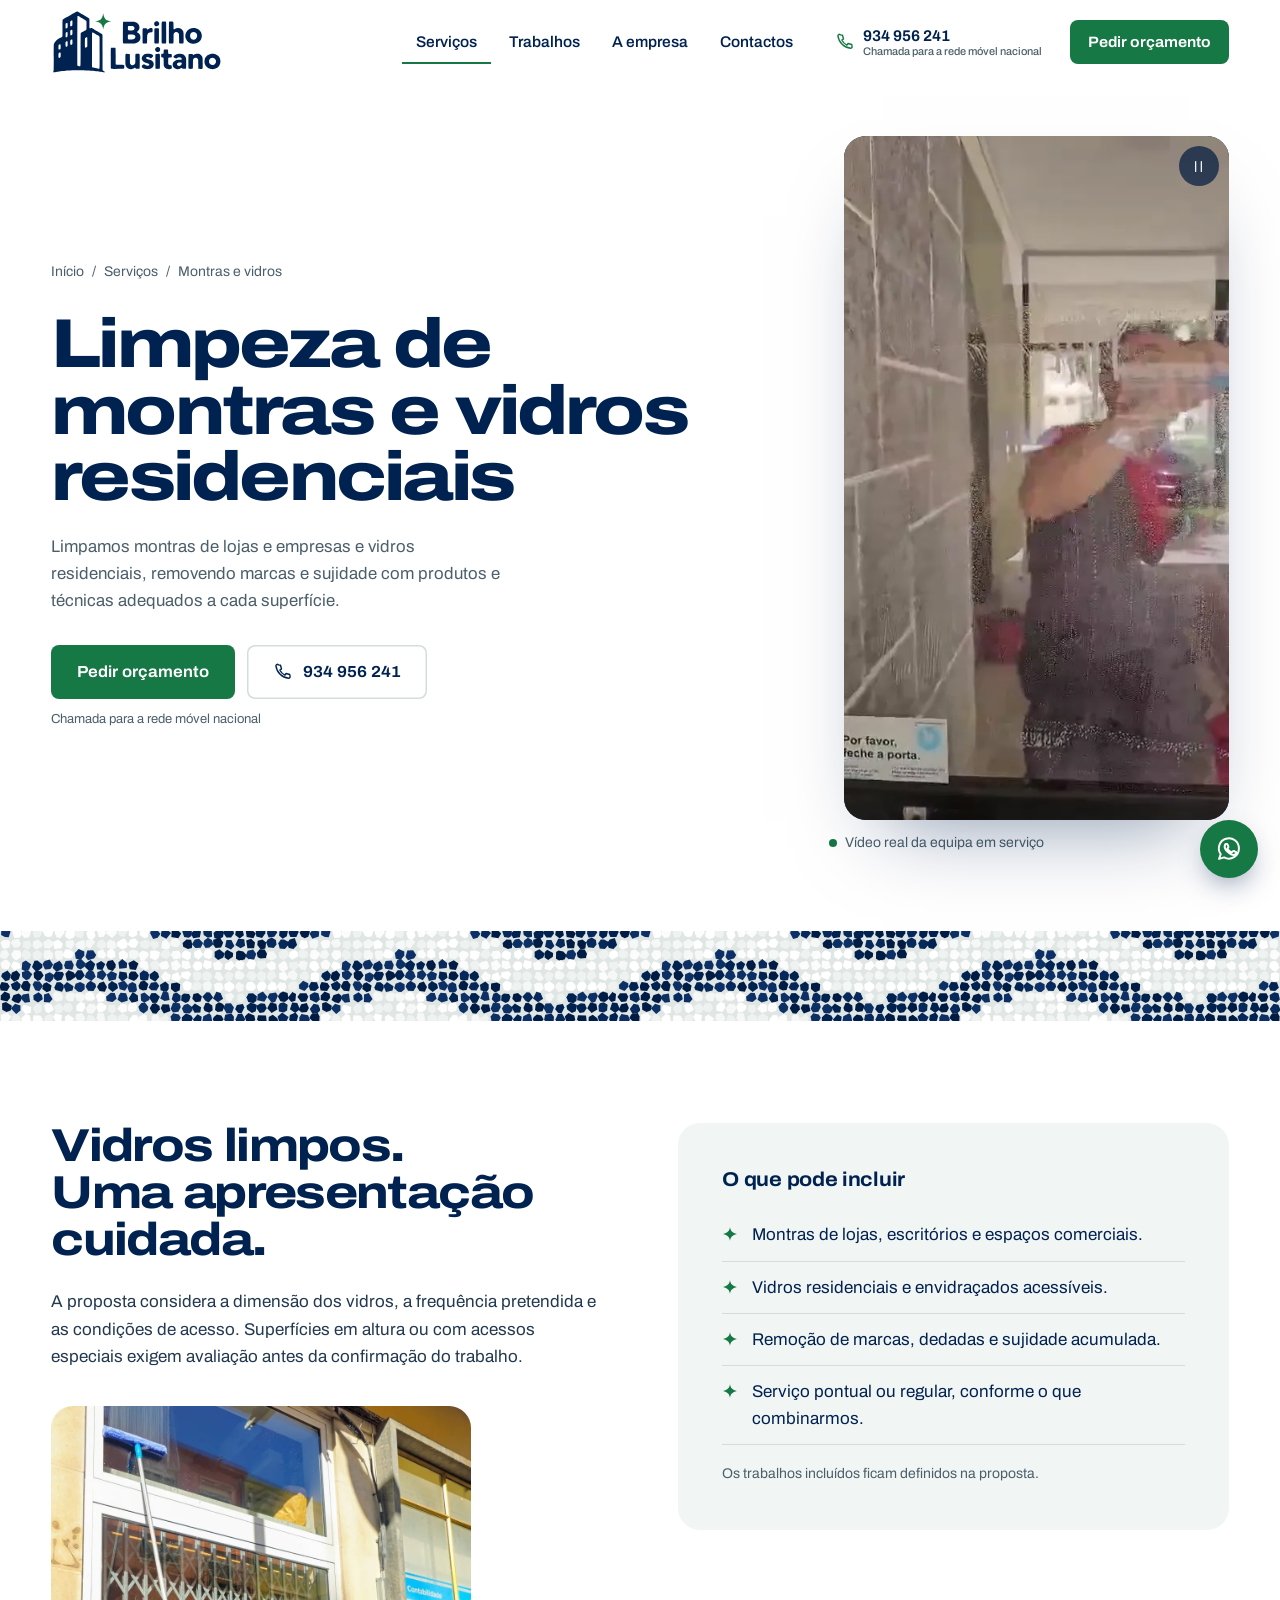
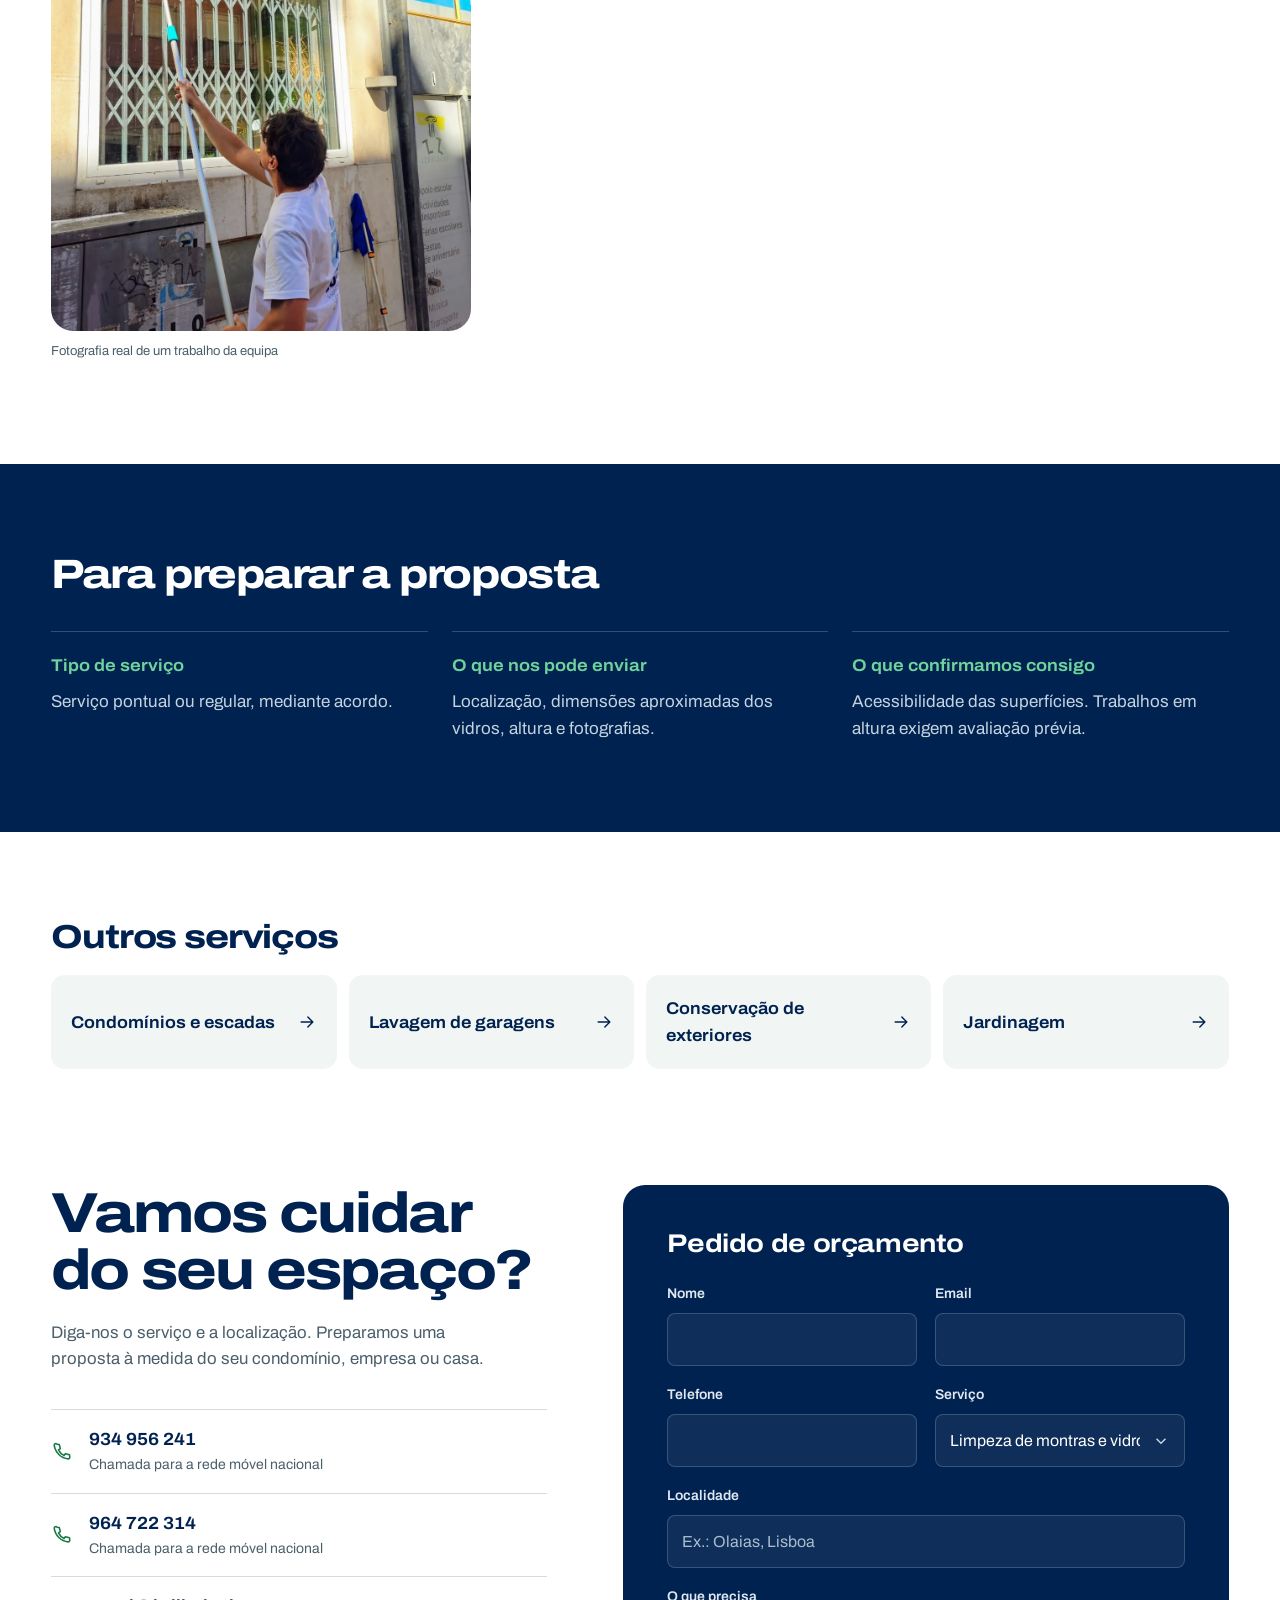
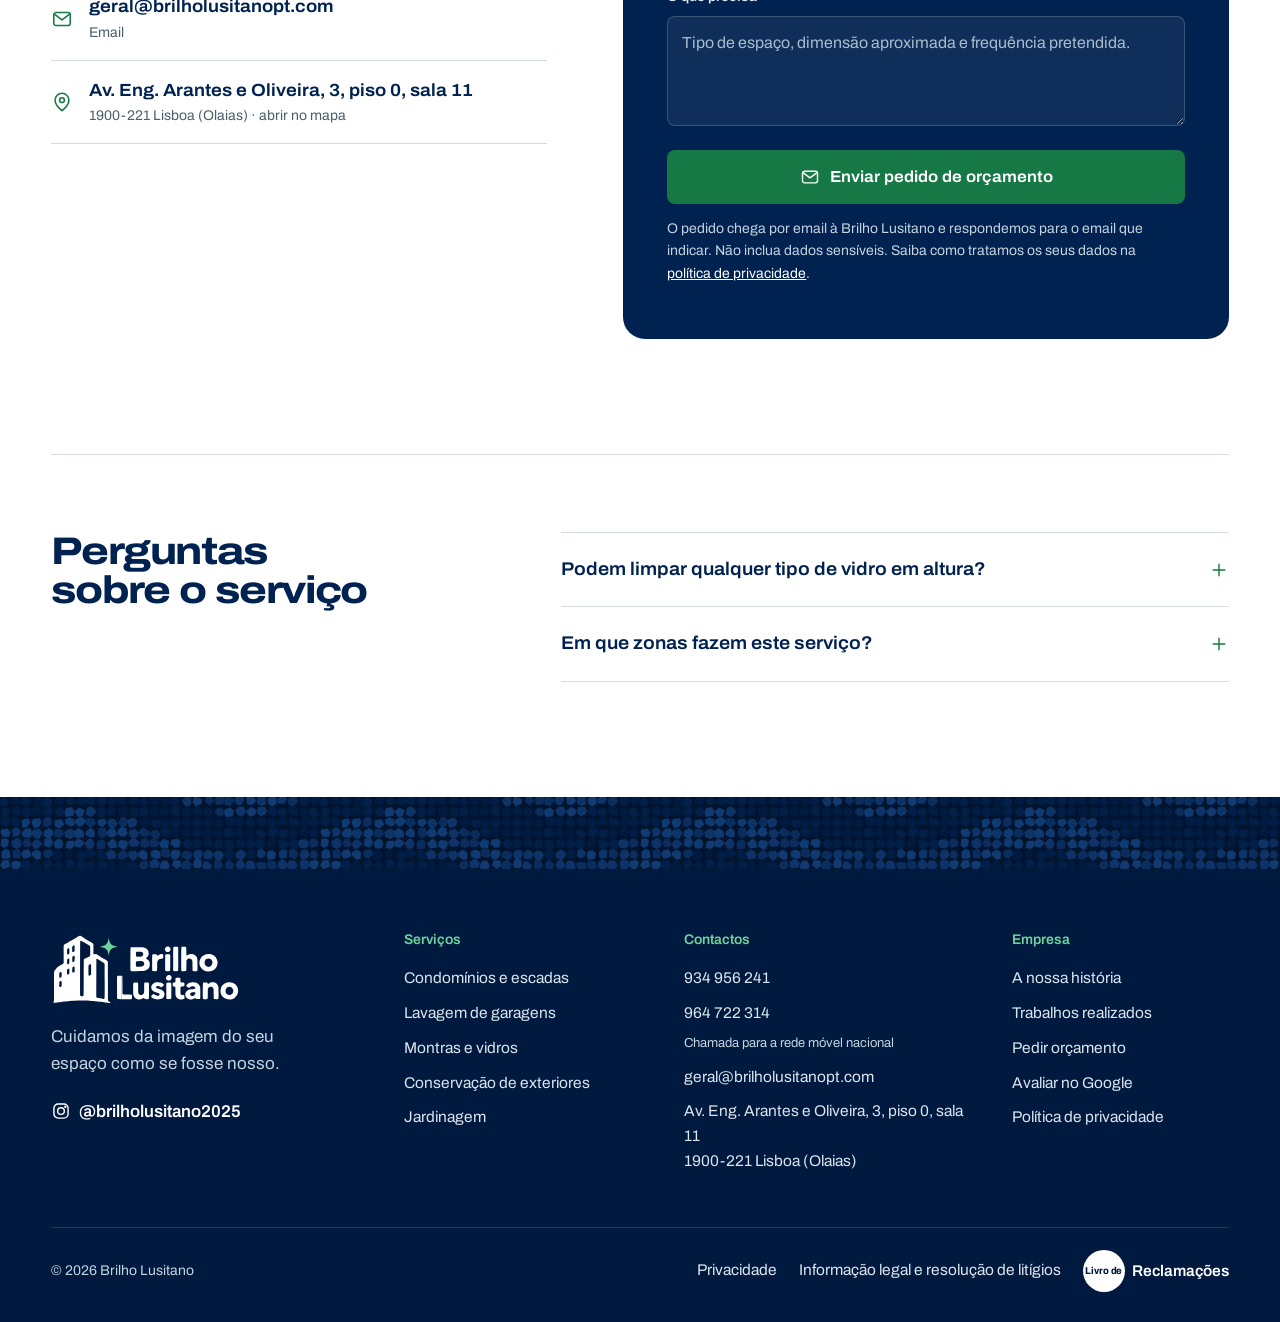
<file: limpeza-vidros-montras-lisboa/index.html>
<!doctype html><html lang="pt-PT"><head><meta charset="utf-8"><meta name="viewport" content="width=device-width,initial-scale=1"><meta name="theme-color" content="#002250"><meta http-equiv="Content-Security-Policy" content="default-src 'self'; script-src 'self'; style-src 'self' 'unsafe-inline'; img-src 'self' data:; media-src 'self'; font-src 'self'; connect-src 'self' https://brilliant-dodol-3db81f.netlify.app https://api.web3forms.com; object-src 'none'; base-uri 'self'; form-action 'self'; upgrade-insecure-requests"><meta name="referrer" content="strict-origin-when-cross-origin"><title>Limpeza de montras e vidros em Lisboa | Brilho Lusitano</title><meta name="description" content="Limpeza de montras de lojas e vidros residenciais em Lisboa, Sintra e Cascais, pontual ou regular. Peça orçamento: 934 956 241."><link rel="canonical" href="https://brilholusitanopt.com/limpeza-vidros-montras-lisboa/"><meta property="og:type" content="website"><meta property="og:locale" content="pt_PT"><meta property="og:title" content="Limpeza de montras e vidros em Lisboa | Brilho Lusitano"><meta property="og:description" content="Limpeza de montras de lojas e vidros residenciais em Lisboa, Sintra e Cascais, pontual ou regular. Peça orçamento: 934 956 241."><meta property="og:url" content="https://brilholusitanopt.com/limpeza-vidros-montras-lisboa/"><meta property="og:image" content="https://brilholusitanopt.com/assets/og-brilho-lusitano.jpg"><meta property="og:image:width" content="1200"><meta property="og:image:height" content="630"><meta property="og:image:alt" content="Brilho Lusitano: limpeza de condomínios em Lisboa"><meta property="og:site_name" content="Brilho Lusitano"><meta name="twitter:card" content="summary_large_image"><meta name="robots" content="index,follow,max-image-preview:large"><link rel="icon" type="image/svg+xml" href="/assets/favicon.svg"><link rel="preload" href="/assets/fonts/archivo-variable.woff2" as="font" type="font/woff2" crossorigin><link rel="stylesheet" href="/styles.css"><script src="/app.js" defer></script></head><body><a class="skip" href="#main">Saltar para o conteúdo</a><header class="site-header"><div class="wrap bar"><a class="brand" href="/" aria-label="Brilho Lusitano, página inicial"><svg class="logo " viewBox="24 15 247 94" role="img" aria-label="Brilho Lusitano"><path class="logo-ink" d="M99.60 105.90C99.08 105.85 96.76 105.54 94.45 105.22C92.14 104.89 89.58 104.55 88.75 104.45C85.41 104.07 82.65 103.79 80.80 103.65C79.73 103.57 78.13 103.44 77.25 103.36C69.14 102.61 54.53 102.68 47.88 103.50C47.01 103.61 45.71 103.74 44.98 103.80C42.29 104.01 39.29 104.37 34.00 105.12C32.43 105.34 30.70 105.58 30.15 105.66C28.98 105.82 27.62 105.84 27.26 105.70C26.91 105.57 26.93 105.31 27.31 104.84C28.01 103.96 27.95 105.90 27.96 84.90C27.96 63.74 27.90 65.43 28.65 64.20C30.66 60.90 33.43 58.44 37.45 56.42C39.42 55.42 39.89 55.09 40.23 54.47L40.45 54.05L40.46 42.65C40.46 29.84 40.41 30.75 41.21 30.06C41.62 29.71 45.50 27.38 47.05 26.55C47.55 26.28 48.19 25.92 48.48 25.73C48.77 25.55 49.37 25.22 49.83 24.99C50.28 24.76 51.08 24.31 51.60 23.98C52.75 23.26 55.16 21.85 57.20 20.70C58.03 20.23 59.10 19.62 59.58 19.34C61.49 18.23 61.81 18.28 64.50 20.00C65.13 20.40 66.19 21.06 66.85 21.45C67.51 21.84 68.41 22.39 68.85 22.67C70.14 23.48 73.89 25.70 74.93 26.27C76.59 27.18 78.18 28.18 78.56 28.55C79.24 29.20 79.23 29.11 79.17 35.71C79.13 39.28 79.14 41.70 79.20 41.90C79.43 42.69 79.98 42.87 81.10 42.54C81.86 42.32 82.41 42.34 83.05 42.64C83.71 42.94 86.51 44.60 87.70 45.40C88.17 45.71 89.36 46.45 90.35 47.05C91.34 47.65 92.40 48.30 92.70 48.50C93.00 48.70 93.81 49.18 94.50 49.55C96.78 50.79 97.69 51.53 97.89 52.27C97.96 52.52 98.00 61.31 98.00 77.50C98.01 93.00 98.05 102.49 98.11 102.73C98.26 103.32 98.72 103.74 99.96 104.42C102.30 105.71 102.20 106.13 99.60 105.90ZM110.75 100.85C110.29 100.69 110.04 100.39 109.93 99.90C109.88 99.71 109.85 93.27 109.85 85.60C109.85 69.88 109.78 71.18 110.60 70.78C110.97 70.61 114.85 70.44 115.64 70.57L116.00 70.63L116.00 85.81L116.00 101.00L113.58 101.00C111.75 100.99 111.05 100.96 110.75 100.85ZM93.16 100.75C93.85 100.46 93.80 102.27 93.80 77.77C93.80 57.77 93.78 55.59 93.64 55.17C93.41 54.49 92.65 53.85 90.45 52.50C89.42 51.87 88.22 51.11 87.77 50.82C86.98 50.30 84.85 49.03 84.28 48.73C83.87 48.52 83.41 48.60 83.16 48.93L82.95 49.21L82.92 73.33C82.89 99.49 82.86 98.27 83.45 98.79C83.87 99.15 83.81 99.14 85.96 99.55C88.27 99.99 91.57 100.67 91.95 100.79C92.40 100.93 92.77 100.92 93.16 100.75ZM65.87 97.04C66.54 96.55 66.49 98.38 66.51 75.00C66.52 63.37 66.56 52.92 66.60 51.78L66.66 49.71L66.95 49.29C67.29 48.81 67.41 48.75 71.21 46.92C72.94 46.08 74.01 45.50 74.27 45.26C75.03 44.58 75.01 44.77 74.98 38.35L74.95 32.65L74.67 32.18C74.38 31.67 73.67 31.16 71.70 30.02C71.12 29.69 69.82 28.91 68.80 28.29C67.78 27.68 66.59 26.97 66.15 26.72C65.71 26.48 64.93 26.03 64.43 25.73C62.92 24.84 62.28 24.82 61.99 25.67C61.79 26.24 61.79 95.77 61.98 96.32C62.24 97.06 62.95 97.31 64.67 97.26C65.42 97.25 65.65 97.20 65.87 97.04ZM36.36 85.19C37.74 84.67 37.90 84.22 37.90 80.83C37.90 78.02 37.84 77.74 37.23 77.56C36.51 77.36 35.22 78.01 34.90 78.73C34.63 79.32 34.60 84.05 34.86 84.70C35.14 85.38 35.51 85.51 36.36 85.19ZM36.63 72.87C37.71 72.42 37.89 71.88 37.89 69.05C37.89 65.72 37.59 65.24 35.99 66.05C34.84 66.64 34.67 67.20 34.72 70.29C34.75 72.33 34.76 72.51 34.96 72.77C35.31 73.23 35.71 73.26 36.63 72.87ZM74.99 70.09C75.50 69.82 75.70 69.66 75.88 69.33L76.11 68.91L76.15 62.70C76.20 56.04 76.19 55.86 75.69 55.60C74.98 55.21 73.06 56.28 72.80 57.21C72.67 57.65 72.67 69.10 72.80 69.65C73.01 70.57 73.74 70.72 74.99 70.09ZM46.31 69.08C47.70 68.60 47.84 68.25 47.88 65.11C47.92 62.28 47.89 61.98 47.55 61.64C46.88 60.97 45.20 61.79 44.89 62.93C44.72 63.55 44.86 68.24 45.06 68.66C45.30 69.16 45.70 69.29 46.31 69.08ZM53.65 66.26C54.75 65.74 54.80 65.58 54.80 62.37C54.80 59.62 54.74 59.11 54.37 58.85C53.65 58.35 52.09 59.15 51.80 60.18C51.64 60.79 51.55 65.28 51.69 65.73C51.96 66.54 52.66 66.73 53.65 66.26ZM46.46 55.59C47.01 55.33 47.56 54.72 47.69 54.23C47.87 53.59 47.83 48.85 47.65 48.50C47.27 47.77 45.82 48.13 45.25 49.10C45.05 49.45 44.88 54.49 45.05 55.17C45.20 55.79 45.74 55.95 46.46 55.59ZM53.76 52.36C54.67 51.75 54.74 51.50 54.78 48.62C54.83 45.76 54.79 45.37 54.40 44.98C53.91 44.50 52.92 44.76 52.18 45.57C51.63 46.19 51.57 46.62 51.67 49.70L51.75 52.32L52.04 52.57C52.44 52.91 53.04 52.83 53.76 52.36ZM46.55 42.79C47.21 42.48 47.66 41.93 47.80 41.26C47.97 40.41 47.90 35.62 47.70 35.33C47.36 34.81 46.60 34.86 45.77 35.46C44.91 36.08 44.89 36.22 44.92 39.59L44.95 42.48L45.19 42.74C45.49 43.06 45.93 43.08 46.55 42.79ZM52.89 39.80C53.25 39.80 54.28 39.03 54.52 38.58C54.79 38.07 54.94 32.75 54.70 31.97C54.35 30.80 52.20 31.51 51.69 32.97C51.49 33.51 51.50 38.82 51.70 39.30C51.84 39.63 52.33 39.94 52.58 39.85C52.66 39.82 52.80 39.80 52.89 39.80Z"/><path class="logo-ink logo-word" d="M161.75 101.44C161.58 101.42 161.09 101.35 160.65 101.29C158.65 101.03 157.30 100.56 155.96 99.65C154.34 98.55 154.22 98.37 154.42 97.20C154.57 96.28 154.75 96.00 155.53 95.45C157.37 94.16 157.71 94.13 158.89 95.15C161.18 97.13 164.68 97.18 165.16 95.23C165.45 94.10 164.64 93.46 162.08 92.76C157.01 91.38 155.53 90.29 154.51 87.23C153.57 84.41 156.00 80.57 159.40 79.51C161.49 78.86 165.41 78.99 167.43 79.78C168.88 80.35 170.68 81.64 170.72 82.13C170.77 82.85 170.64 83.04 169.41 84.25C167.73 85.89 167.55 85.92 165.97 84.86C163.77 83.38 160.60 83.72 160.60 85.43C160.60 86.37 161.59 86.95 164.49 87.70C168.12 88.64 169.64 89.56 170.81 91.55C172.64 94.67 170.93 99.27 167.44 100.60C166.07 101.12 162.85 101.60 161.75 101.44ZM205.15 101.40C200.81 100.93 198.28 98.20 198.68 94.40C198.95 91.79 200.39 89.98 203.05 88.89C204.81 88.18 205.19 88.11 207.90 87.99C211.57 87.84 211.70 87.80 211.70 86.81C211.70 85.26 210.37 84.26 208.30 84.27C206.81 84.27 206.24 84.50 204.62 85.72C203.92 86.25 203.45 86.19 201.85 85.38C199.42 84.15 199.29 83.34 201.26 81.66C203.21 80.00 205.15 79.26 207.91 79.13C213.39 78.88 216.69 80.93 217.92 85.35C218.22 86.45 218.28 99.56 217.98 100.22C217.69 100.87 217.42 100.94 215.28 100.91C213.06 100.88 212.93 100.85 212.24 100.20C211.57 99.57 211.41 99.57 210.31 100.19C208.68 101.13 206.78 101.57 205.15 101.40ZM137.65 101.34C137.54 101.31 137.05 101.20 136.56 101.09C134.22 100.56 132.91 99.50 131.74 97.18C130.85 95.42 130.76 94.42 130.83 86.72C130.90 78.76 130.60 79.45 134.03 79.45C135.89 79.45 136.31 79.48 136.62 79.62C137.34 79.94 137.31 79.73 137.34 86.34C137.37 92.79 137.38 92.83 137.98 93.93C139.38 96.50 143.27 96.13 144.69 93.29C145.11 92.45 145.12 92.24 145.14 85.96C145.15 78.86 144.88 79.47 148.04 79.42C150.17 79.38 150.62 79.46 151.07 79.92L151.35 80.21L151.40 83.38C151.54 91.32 151.46 99.82 151.26 100.24C150.91 100.93 150.54 101.02 148.22 100.98C145.97 100.95 145.79 100.89 145.33 100.17C144.81 99.35 144.53 99.31 143.61 99.90C142.06 100.90 140.82 101.30 139.05 101.35C138.39 101.37 137.76 101.37 137.65 101.34ZM192.25 101.34C188.60 100.79 187.20 99.78 186.24 96.99L185.85 95.85L185.80 90.70C185.74 84.47 185.84 84.81 183.99 84.60C182.39 84.42 182.18 84.10 182.22 81.95C182.27 79.82 182.45 79.56 183.99 79.41C185.64 79.24 185.74 79.09 185.80 76.30C185.88 73.10 185.81 73.17 189.21 73.22C192.25 73.26 192.13 73.14 192.20 76.27C192.27 79.35 192.29 79.38 194.95 79.49C197.34 79.58 197.47 79.71 197.52 82.10C197.57 84.34 197.42 84.48 194.91 84.59C192.21 84.71 192.36 84.43 192.32 89.43C192.29 93.86 192.31 94.04 193.00 94.83C193.63 95.54 194.09 95.72 195.33 95.71C197.16 95.70 197.46 96.05 197.56 98.40C197.64 100.47 197.53 100.62 195.43 101.06C194.30 101.30 192.84 101.43 192.25 101.34ZM253.55 101.15C250.70 100.59 249.29 99.87 247.40 98.00C244.62 95.24 243.79 92.00 244.70 87.54C246.37 79.42 257.45 76.27 263.90 82.07C268.99 86.65 268.35 95.52 262.65 99.37C260.18 101.04 256.59 101.74 253.55 101.15ZM116.00 85.85C116.00 77.52 116.03 70.70 116.06 70.70C116.23 70.70 116.52 70.95 116.67 71.23C116.84 71.53 116.85 72.30 116.90 82.70C116.95 94.86 116.92 94.12 117.50 94.65C117.71 94.84 117.94 94.85 122.99 94.95C129.80 95.09 129.25 94.81 129.25 98.05C129.25 101.23 129.95 100.94 122.12 100.98L116.00 101.01L116.00 85.85ZM174.63 100.85C173.93 100.55 173.97 101.13 173.93 90.31C173.91 81.47 173.92 80.55 174.06 80.30C174.34 79.84 174.70 79.70 175.72 79.66C176.23 79.63 176.78 79.57 176.93 79.51C177.70 79.21 179.55 79.43 180.02 79.88C180.48 80.31 180.48 80.32 180.46 90.45C180.45 101.32 180.50 100.54 179.73 100.86C179.26 101.06 175.09 101.05 174.63 100.85ZM222.12 100.80C221.80 100.66 221.65 100.51 221.53 100.23C221.16 99.33 221.29 80.83 221.68 80.16C222.03 79.56 222.24 79.51 224.50 79.48C226.91 79.45 227.02 79.48 227.60 80.44C228.18 81.39 228.41 81.39 229.64 80.46C230.94 79.46 232.07 79.15 234.35 79.15C237.02 79.16 238.24 79.72 239.97 81.71C240.71 82.55 240.86 82.83 241.25 83.95C241.81 85.59 241.82 85.69 241.87 93.06C241.92 100.61 241.94 100.41 241.28 100.77C240.74 101.06 236.90 101.10 236.25 100.81C235.47 100.47 235.50 100.70 235.50 94.22C235.50 87.97 235.51 88.07 234.87 86.87C233.26 83.83 228.76 84.47 228.00 87.86C227.93 88.14 227.87 90.59 227.85 94.12C227.79 100.66 227.81 100.47 227.08 100.80C226.43 101.09 222.77 101.09 222.12 100.80ZM209.45 96.46C211.46 95.47 212.55 93.03 211.37 92.16C211.04 91.91 208.48 91.80 207.47 91.99C204.88 92.47 203.99 94.80 205.86 96.23C206.90 97.02 208.15 97.10 209.45 96.46ZM256.98 95.45C258.58 95.07 259.78 94.04 260.57 92.34C260.83 91.78 260.85 91.67 260.85 90.34L260.85 88.93L260.42 88.06C258.39 83.98 253.27 83.89 251.37 87.89C250.98 88.71 250.86 90.76 251.14 91.93C251.75 94.53 254.31 96.08 256.98 95.45ZM175.89 76.67C173.23 75.55 172.64 72.62 174.70 70.77C177.73 68.04 182.18 71.19 180.45 74.84C179.68 76.48 177.50 77.35 175.89 76.67ZM227.20 64.93C222.86 64.44 219.39 61.83 217.75 57.82C216.98 55.92 216.95 55.77 216.95 53.70C216.96 51.38 217.28 50.15 218.46 48.02C221.83 41.88 230.56 40.33 236.51 44.82C238.83 46.57 240.60 50.23 240.60 53.27C240.60 56.22 239.29 59.72 237.55 61.44C234.83 64.11 231.10 65.37 227.20 64.93ZM128.38 64.60C127.96 64.52 127.65 64.29 127.44 63.89C127.19 63.40 127.21 34.66 127.46 34.14C127.84 33.35 127.39 33.39 135.85 33.43L143.35 33.46L144.50 33.74C148.61 34.72 151.05 37.55 151.05 41.30C151.04 43.95 150.35 45.38 148.12 47.30C147.20 48.11 147.34 48.47 148.85 49.24C151.64 50.65 152.99 53.85 152.35 57.50C151.83 60.45 150.44 62.11 147.25 63.58C145.10 64.58 144.48 64.64 135.80 64.66C131.92 64.67 128.58 64.64 128.38 64.60ZM156.25 64.51C155.43 64.14 155.49 64.95 155.50 53.73C155.51 42.60 155.46 43.27 156.20 42.88C156.50 42.72 156.80 42.70 158.60 42.70C161.01 42.70 161.38 42.80 161.73 43.55C162.08 44.32 162.15 44.43 162.31 44.53C162.57 44.69 162.91 44.54 163.60 43.95C165.05 42.70 168.29 41.87 169.27 42.49C169.92 42.90 169.95 43.03 169.94 45.21C169.92 48.24 169.87 48.31 167.81 48.41C165.10 48.54 163.63 49.36 162.75 51.22C162.13 52.52 162.12 52.64 162.05 58.35C161.98 64.14 161.99 64.06 161.29 64.41C160.74 64.69 156.80 64.77 156.25 64.51ZM183.60 64.53C182.82 64.12 182.88 65.51 182.88 48.90C182.88 32.29 182.82 33.56 183.60 33.18C184.14 32.91 188.19 32.91 188.70 33.19C189.52 33.62 189.45 32.18 189.45 48.80C189.45 65.42 189.52 63.99 188.70 64.41C188.14 64.69 184.09 64.79 183.60 64.53ZM194.40 64.59C193.95 64.45 193.64 64.16 193.48 63.71C193.28 63.16 193.29 34.19 193.49 33.73C193.79 33.02 194.08 32.95 196.55 32.98C200.15 33.03 199.87 32.54 199.94 38.92C199.99 43.58 200.01 43.91 200.34 44.12C200.60 44.30 201.00 44.16 201.78 43.64C203.39 42.56 204.85 42.13 206.64 42.23C209.65 42.38 212.33 43.97 213.40 46.22C214.41 48.35 214.52 49.49 214.48 57.45C214.45 64.19 214.47 63.93 213.80 64.38C213.31 64.71 208.87 64.69 208.50 64.35C207.99 63.89 208.00 64.02 207.96 57.62C207.92 51.02 207.94 51.21 207.25 50.05C207.06 49.72 206.69 49.26 206.45 49.03C204.67 47.38 201.21 48.24 200.29 50.56L200.06 51.15L200.00 57.40C199.94 64.27 199.97 64.06 199.33 64.47C199.01 64.68 195.04 64.77 194.40 64.59ZM173.12 64.40C172.36 63.93 172.39 64.53 172.42 53.47L172.45 43.63L172.92 43.14L173.39 42.65L175.79 42.65C178.06 42.65 178.20 42.66 178.47 42.86C179.15 43.36 179.11 42.66 179.04 53.70C178.97 64.59 179.00 64.02 178.37 64.40C177.87 64.71 173.62 64.70 173.12 64.40ZM229.64 59.00C233.75 58.33 235.35 52.63 232.29 49.58C230.50 47.79 227.63 47.66 225.43 49.28C223.73 50.54 223.18 53.92 224.30 56.29C225.17 58.12 227.57 59.34 229.64 59.00ZM142.45 58.56C145.20 57.78 146.19 54.64 144.26 52.81C143.01 51.64 141.85 51.43 137.53 51.58C134.30 51.69 134.42 51.56 134.39 55.15C134.37 58.97 134.17 58.81 138.80 58.76C141.30 58.74 141.96 58.70 142.45 58.56ZM141.68 45.63C143.62 44.85 144.47 42.81 143.61 41.05C142.90 39.62 141.90 39.29 138.04 39.27C134.33 39.24 134.47 39.13 134.42 42.39C134.36 45.97 134.30 45.92 138.45 45.87C140.94 45.84 141.19 45.83 141.68 45.63ZM174.60 39.71C171.60 38.79 171.29 34.24 174.14 32.89C177.30 31.39 180.64 34.66 179.08 37.73C178.30 39.28 176.21 40.20 174.60 39.71Z"/><g class="logo-star"><path class="star-rays" d="M99 12v41M78.5 32.8h41" /><path class="star-core" d="M99 21.2C100.3 29.5 102.5 31.6 110.6 32.8C102.5 34 100.3 36.1 99 44.4C97.7 36.1 95.5 34 87.4 32.8C95.5 31.6 97.7 29.5 99 21.2Z"/></g></svg></a><nav class="nav" id="nav" aria-label="Navegação principal"><a href="/#servicos" aria-current="page">Serviços</a><a href="/galeria/">Trabalhos</a><a href="/#empresa">A empresa</a><a href="/#contactos">Contactos</a><div class="nav-mobile-extra"><a href="tel:+351934956241"><svg class="ico" viewBox="0 0 24 24" aria-hidden="true"><path d="M6.6 3.5 9 3.9l1.2 4.4-2 1.4a12 12 0 0 0 6.1 6.1l1.4-2 4.4 1.2.4 2.4c.1 1-.7 2.1-1.8 2.1A17.3 17.3 0 0 1 3.5 4.6c0-1.1 1.1-1.9 2.1-1.8Z"/></svg>934 956 241</a><a href="tel:+351964722314"><svg class="ico" viewBox="0 0 24 24" aria-hidden="true"><path d="M6.6 3.5 9 3.9l1.2 4.4-2 1.4a12 12 0 0 0 6.1 6.1l1.4-2 4.4 1.2.4 2.4c.1 1-.7 2.1-1.8 2.1A17.3 17.3 0 0 1 3.5 4.6c0-1.1 1.1-1.9 2.1-1.8Z"/></svg>964 722 314</a><small class="call-note">Chamada para a rede móvel nacional</small></div></nav><a class="bar-phone" href="tel:+351934956241"><svg class="ico" viewBox="0 0 24 24" aria-hidden="true"><path d="M6.6 3.5 9 3.9l1.2 4.4-2 1.4a12 12 0 0 0 6.1 6.1l1.4-2 4.4 1.2.4 2.4c.1 1-.7 2.1-1.8 2.1A17.3 17.3 0 0 1 3.5 4.6c0-1.1 1.1-1.9 2.1-1.8Z"/></svg><span class="bar-phone-text"><span>934 956 241</span><small>Chamada para a rede móvel nacional</small></span></a><a class="btn btn-sm" href="/#contactos">Pedir orçamento</a><button class="menu-button" type="button" aria-label="Abrir menu" aria-expanded="false" aria-controls="nav"><svg class="ico" viewBox="0 0 24 24" aria-hidden="true"><path d="M4 8h16M4 16h16"/></svg><svg class="ico" viewBox="0 0 24 24" aria-hidden="true"><path d="M6 6l12 12M18 6 6 18"/></svg></button></div></header><main id="main"><section class="svc-hero"><div class="wrap svc-hero-grid"><div><nav class="crumbs" aria-label="Percurso"><a href="/">Início</a><span aria-hidden="true">/</span><a href="/#servicos">Serviços</a><span aria-hidden="true">/</span><span aria-current="page">Montras e vidros</span></nav><h1>Limpeza de montras e vidros residenciais</h1><p class="lede">Limpamos montras de lojas e empresas e vidros residenciais, removendo marcas e sujidade com produtos e técnicas adequados a cada superfície.</p><div class="actions"><a class="btn" href="#contactos">Pedir orçamento</a><a class="btn btn-ghost" href="tel:+351934956241"><svg class="ico" viewBox="0 0 24 24" aria-hidden="true"><path d="M6.6 3.5 9 3.9l1.2 4.4-2 1.4a12 12 0 0 0 6.1 6.1l1.4-2 4.4 1.2.4 2.4c.1 1-.7 2.1-1.8 2.1A17.3 17.3 0 0 1 3.5 4.6c0-1.1 1.1-1.9 2.1-1.8Z"/></svg>934 956 241</a></div><p class="call-note">Chamada para a rede móvel nacional</p></div><figure class="svc-video"><div class="frame"><video class="loop-video " data-autoplay muted loop playsinline preload="auto" poster="/assets/video/vidros-poster.webp" aria-label="Limpeza de uma porta de vidro com detergente e rodo"><source src="/assets/video/vidros.mp4" type="video/mp4"></video><button type="button" class="loop-toggle" aria-label="Pausar vídeo" data-playing="true"><svg class="ico" viewBox="0 0 24 24" aria-hidden="true"><path d="M8 5v14M16 5v14"/></svg><svg class="ico" viewBox="0 0 24 24" aria-hidden="true"><path d="M8 5.5v13l10.5-6.5L8 5.5Z"/></svg></button></div><figcaption><span class="live-dot" aria-hidden="true"></span>Vídeo real da equipa em serviço</figcaption></figure></div></section><div class="calcada " aria-hidden="true"></div><section class="svc-body"><div class="wrap svc-body-grid"><div><h2>Vidros limpos. Uma apresentação cuidada.</h2><p>A proposta considera a dimensão dos vidros, a frequência pretendida e as condições de acesso. Superfícies em altura ou com acessos especiais exigem avaliação antes da confirmação do trabalho.</p><figure class="svc-photo"><img srcset="/assets/vidros-montra-480.webp 480w, /assets/vidros-montra.webp 1000w" sizes="(max-width: 800px) 100vw, 45vw" src="/assets/vidros-montra.webp" alt="Profissional da Brilho Lusitano a limpar os vidros de uma montra com vara telescópica" loading="lazy"><figcaption>Fotografia real de um trabalho da equipa</figcaption></figure></div><div class="includes"><h3>O que pode incluir</h3><ul><li><svg class="spark" viewBox="0 0 24 24" aria-hidden="true"><path d="M12 1.5c.7 6 3.5 8.8 10.5 10.5-7 1.7-9.8 4.5-10.5 10.5C11.3 16.5 8.5 13.7 1.5 12 8.5 10.3 11.3 7.5 12 1.5Z"/></svg><span>Montras de lojas, escritórios e espaços comerciais.</span></li><li><svg class="spark" viewBox="0 0 24 24" aria-hidden="true"><path d="M12 1.5c.7 6 3.5 8.8 10.5 10.5-7 1.7-9.8 4.5-10.5 10.5C11.3 16.5 8.5 13.7 1.5 12 8.5 10.3 11.3 7.5 12 1.5Z"/></svg><span>Vidros residenciais e envidraçados acessíveis.</span></li><li><svg class="spark" viewBox="0 0 24 24" aria-hidden="true"><path d="M12 1.5c.7 6 3.5 8.8 10.5 10.5-7 1.7-9.8 4.5-10.5 10.5C11.3 16.5 8.5 13.7 1.5 12 8.5 10.3 11.3 7.5 12 1.5Z"/></svg><span>Remoção de marcas, dedadas e sujidade acumulada.</span></li><li><svg class="spark" viewBox="0 0 24 24" aria-hidden="true"><path d="M12 1.5c.7 6 3.5 8.8 10.5 10.5-7 1.7-9.8 4.5-10.5 10.5C11.3 16.5 8.5 13.7 1.5 12 8.5 10.3 11.3 7.5 12 1.5Z"/></svg><span>Serviço pontual ou regular, conforme o que combinarmos.</span></li></ul><p class="small">Os trabalhos incluídos ficam definidos na proposta.</p></div></div></section><section class="svc-plan"><div class="wrap"><h2>Para preparar a proposta</h2><dl class="plan"><div><dt>Tipo de serviço</dt><dd>Serviço pontual ou regular, mediante acordo.</dd></div><div><dt>O que nos pode enviar</dt><dd>Localização, dimensões aproximadas dos vidros, altura e fotografias.</dd></div><div><dt>O que confirmamos consigo</dt><dd>Acessibilidade das superfícies. Trabalhos em altura exigem avaliação prévia.</dd></div></dl></div></section><nav class="related wrap" aria-label="Outros serviços"><h2>Outros serviços</h2><ul><li><a href="/limpeza-condominios-lisboa/"><span>Condomínios e escadas</span><svg class="ico" viewBox="0 0 24 24" aria-hidden="true"><path d="M5 12h14M13 6l6 6-6 6"/></svg></a></li><li><a href="/lavagem-garagens-lisboa/"><span>Lavagem de garagens</span><svg class="ico" viewBox="0 0 24 24" aria-hidden="true"><path d="M5 12h14M13 6l6 6-6 6"/></svg></a></li><li><a href="/conservacao-exteriores-lisboa/"><span>Conservação de exteriores</span><svg class="ico" viewBox="0 0 24 24" aria-hidden="true"><path d="M5 12h14M13 6l6 6-6 6"/></svg></a></li><li><a href="/jardinagem-lisboa/"><span>Jardinagem</span><svg class="ico" viewBox="0 0 24 24" aria-hidden="true"><path d="M5 12h14M13 6l6 6-6 6"/></svg></a></li></ul></nav><section class="contact" id="contactos"><div class="wrap contact-grid"><div class="contact-copy"><h2>Vamos cuidar do seu espaço?</h2><p class="lede">Diga-nos o serviço e a localização. Preparamos uma proposta à medida do seu condomínio, empresa ou casa.</p><ul class="contact-list"><li><a href="tel:+351934956241"><svg class="ico" viewBox="0 0 24 24" aria-hidden="true"><path d="M6.6 3.5 9 3.9l1.2 4.4-2 1.4a12 12 0 0 0 6.1 6.1l1.4-2 4.4 1.2.4 2.4c.1 1-.7 2.1-1.8 2.1A17.3 17.3 0 0 1 3.5 4.6c0-1.1 1.1-1.9 2.1-1.8Z"/></svg><span><strong>934 956 241</strong><small>Chamada para a rede móvel nacional</small></span></a></li><li><a href="tel:+351964722314"><svg class="ico" viewBox="0 0 24 24" aria-hidden="true"><path d="M6.6 3.5 9 3.9l1.2 4.4-2 1.4a12 12 0 0 0 6.1 6.1l1.4-2 4.4 1.2.4 2.4c.1 1-.7 2.1-1.8 2.1A17.3 17.3 0 0 1 3.5 4.6c0-1.1 1.1-1.9 2.1-1.8Z"/></svg><span><strong>964 722 314</strong><small>Chamada para a rede móvel nacional</small></span></a></li><li><a href="mailto:geral@brilholusitanopt.com"><svg class="ico" viewBox="0 0 24 24" aria-hidden="true"><rect x="3" y="5" width="18" height="14" rx="2.5"/><path d="m4 7 8 6 8-6"/></svg><span><strong>geral@brilholusitanopt.com</strong><small>Email</small></span></a></li><li><a href="https://www.google.com/maps/search/?api=1&query=Av.%20Eng.%20Arantes%20e%20Oliveira%203%2C%201900-221%20Lisboa%2C%20Portugal" target="_blank" rel="noopener"><svg class="ico" viewBox="0 0 24 24" aria-hidden="true"><path d="M19.5 10c0 5.5-7.5 11.5-7.5 11.5S4.5 15.5 4.5 10a7.5 7.5 0 1 1 15 0Z"/><circle cx="12" cy="10" r="2.6"/></svg><span><strong>Av. Eng. Arantes e Oliveira, 3, piso 0, sala 11</strong><small>1900-221 Lisboa (Olaias) · abrir no mapa</small></span></a></li></ul></div><form class="quote-form" id="quote-form" novalidate data-endpoint="https://brilliant-dodol-3db81f.netlify.app/api/orcamento" data-fallback="https://api.web3forms.com/submit" data-key="5b82bcef-ef08-492d-b203-1a1006da8c61"><h3>Pedido de orçamento</h3><div class="form-grid"><div class="field"><label for="name">Nome</label><input id="name" name="name" autocomplete="name" required maxlength="100"></div><div class="field"><label for="email">Email</label><input id="email" name="email" type="email" autocomplete="email" inputmode="email" required maxlength="150"></div><div class="field"><label for="phone">Telefone</label><input id="phone" name="phone" autocomplete="tel" type="tel" inputmode="tel" required minlength="9" maxlength="25" pattern="[0-9 \+\(\)\.\-]{9,25}"></div><div class="field"><label for="service">Serviço</label><select id="service" name="service" data-selected="3" required><option value="">Escolha um serviço</option><option>Limpeza de condomínios e escadas</option><option>Lavagem de garagens</option><option selected>Limpeza de montras e vidros</option><option>Conservação de exteriores</option><option>Jardinagem</option><option>Outro serviço</option></select></div><div class="field full"><label for="location">Localidade</label><input id="location" name="location" autocomplete="address-level2" required maxlength="150" placeholder="Ex.: Olaias, Lisboa"></div><div class="field full"><label for="message">O que precisa</label><textarea id="message" name="message" required minlength="10" maxlength="2000" placeholder="Tipo de espaço, dimensão aproximada e frequência pretendida."></textarea></div></div><input type="checkbox" name="botcheck" class="hp" tabindex="-1" autocomplete="off" aria-hidden="true"><button class="btn btn-block" type="submit"><svg class="ico" viewBox="0 0 24 24" aria-hidden="true"><rect x="3" y="5" width="18" height="14" rx="2.5"/><path d="m4 7 8 6 8-6"/></svg>Enviar pedido de orçamento</button><p class="form-help">O pedido chega por email à Brilho Lusitano e respondemos para o email que indicar. Não inclua dados sensíveis. Saiba como tratamos os seus dados na <a href="/privacidade/">política de privacidade</a>.</p><p class="form-message" id="form-message" role="status" aria-live="polite"></p></form></div></section><section class="faq"><div class="wrap faq-grid"><h2>Perguntas sobre o serviço</h2><div class="faq-list"><details><summary>Podem limpar qualquer tipo de vidro em altura?<svg class="ico" viewBox="0 0 24 24" aria-hidden="true"><path d="M12 5v14M5 12h14"/></svg></summary><p>As condições de acesso precisam de ser avaliadas antes de confirmar o serviço. Envie fotografias, a altura aproximada e a localização para analisarmos o pedido.</p></details><details><summary>Em que zonas fazem este serviço?<svg class="ico" viewBox="0 0 24 24" aria-hidden="true"><path d="M12 5v14M5 12h14"/></svg></summary><p>Lisboa, Sintra, Cascais e região. Diga-nos a localização do espaço para confirmarmos a disponibilidade.</p></details></div></div></section></main><script type="application/ld+json">[{"@context":"https://schema.org","@type":"LocalBusiness","@id":"https://brilholusitanopt.com/#empresa","name":"Brilho Lusitano","description":"Limpeza de condomínios, escadas, garagens, montras e vidros, conservação de exteriores e jardinagem em Lisboa, Sintra e Cascais.","url":"https://brilholusitanopt.com/","image":"https://brilholusitanopt.com/assets/og-brilho-lusitano.jpg","logo":"https://brilholusitanopt.com/assets/logo-email.png","telephone":"+351934956241","email":"geral@brilholusitanopt.com","address":{"@type":"PostalAddress","streetAddress":"Av. Eng. Arantes e Oliveira 3, piso 0, sala 11","postalCode":"1900-221","addressLocality":"Lisboa","addressRegion":"Lisboa","addressCountry":"PT"},"geo":{"@type":"GeoCoordinates","latitude":38.7396279,"longitude":-9.1242267},"hasMap":"https://www.google.com/maps/place/?q=place_id:ChIJV83APFozGQ0R40K5O7IvVWA","openingHoursSpecification":[{"@type":"OpeningHoursSpecification","dayOfWeek":["Monday","Tuesday","Wednesday","Thursday","Friday"],"opens":"08:00","closes":"17:00"}],"contactPoint":[{"@type":"ContactPoint","telephone":"+351934956241","contactType":"customer service","availableLanguage":"Portuguese"},{"@type":"ContactPoint","telephone":"+351964722314","contactType":"customer service","availableLanguage":"Portuguese"}],"areaServed":[{"@type":"City","name":"Lisboa"},{"@type":"City","name":"Sintra"},{"@type":"City","name":"Cascais"}],"knowsAbout":["Limpeza de condomínios","Limpeza de escadas","Lavagem de garagens","Limpeza de vidros","Limpeza de montras","Lavagem de caixotes do lixo","Jardinagem"],"sameAs":["https://www.instagram.com/brilholusitano2025/","https://www.google.com/maps/place/?q=place_id:ChIJV83APFozGQ0R40K5O7IvVWA"],"slogan":"Brilho que se vê, qualidade que se sente."},{"@context":"https://schema.org","@type":"Service","name":"Limpeza de montras e vidros em Lisboa","serviceType":"Montras e vidros","description":"Limpeza de montras de lojas e vidros residenciais em Lisboa, Sintra e Cascais, pontual ou regular. Peça orçamento: 934 956 241.","provider":{"@id":"https://brilholusitanopt.com/#empresa"},"areaServed":["Lisboa","Sintra","Cascais"],"url":"https://brilholusitanopt.com/limpeza-vidros-montras-lisboa/"},{"@context":"https://schema.org","@type":"BreadcrumbList","itemListElement":[{"@type":"ListItem","position":1,"name":"Início","item":"https://brilholusitanopt.com/"},{"@type":"ListItem","position":2,"name":"Montras e vidros","item":"https://brilholusitanopt.com/limpeza-vidros-montras-lisboa/"}]}]</script><footer class="site-footer"><div class="calcada calcada-dark" aria-hidden="true"></div><div class="wrap"><div class="footer-grid"><div class="footer-brand"><svg class="logo logo-light" viewBox="24 15 247 94" role="img" aria-label="Brilho Lusitano"><path class="logo-ink" d="M99.60 105.90C99.08 105.85 96.76 105.54 94.45 105.22C92.14 104.89 89.58 104.55 88.75 104.45C85.41 104.07 82.65 103.79 80.80 103.65C79.73 103.57 78.13 103.44 77.25 103.36C69.14 102.61 54.53 102.68 47.88 103.50C47.01 103.61 45.71 103.74 44.98 103.80C42.29 104.01 39.29 104.37 34.00 105.12C32.43 105.34 30.70 105.58 30.15 105.66C28.98 105.82 27.62 105.84 27.26 105.70C26.91 105.57 26.93 105.31 27.31 104.84C28.01 103.96 27.95 105.90 27.96 84.90C27.96 63.74 27.90 65.43 28.65 64.20C30.66 60.90 33.43 58.44 37.45 56.42C39.42 55.42 39.89 55.09 40.23 54.47L40.45 54.05L40.46 42.65C40.46 29.84 40.41 30.75 41.21 30.06C41.62 29.71 45.50 27.38 47.05 26.55C47.55 26.28 48.19 25.92 48.48 25.73C48.77 25.55 49.37 25.22 49.83 24.99C50.28 24.76 51.08 24.31 51.60 23.98C52.75 23.26 55.16 21.85 57.20 20.70C58.03 20.23 59.10 19.62 59.58 19.34C61.49 18.23 61.81 18.28 64.50 20.00C65.13 20.40 66.19 21.06 66.85 21.45C67.51 21.84 68.41 22.39 68.85 22.67C70.14 23.48 73.89 25.70 74.93 26.27C76.59 27.18 78.18 28.18 78.56 28.55C79.24 29.20 79.23 29.11 79.17 35.71C79.13 39.28 79.14 41.70 79.20 41.90C79.43 42.69 79.98 42.87 81.10 42.54C81.86 42.32 82.41 42.34 83.05 42.64C83.71 42.94 86.51 44.60 87.70 45.40C88.17 45.71 89.36 46.45 90.35 47.05C91.34 47.65 92.40 48.30 92.70 48.50C93.00 48.70 93.81 49.18 94.50 49.55C96.78 50.79 97.69 51.53 97.89 52.27C97.96 52.52 98.00 61.31 98.00 77.50C98.01 93.00 98.05 102.49 98.11 102.73C98.26 103.32 98.72 103.74 99.96 104.42C102.30 105.71 102.20 106.13 99.60 105.90ZM110.75 100.85C110.29 100.69 110.04 100.39 109.93 99.90C109.88 99.71 109.85 93.27 109.85 85.60C109.85 69.88 109.78 71.18 110.60 70.78C110.97 70.61 114.85 70.44 115.64 70.57L116.00 70.63L116.00 85.81L116.00 101.00L113.58 101.00C111.75 100.99 111.05 100.96 110.75 100.85ZM93.16 100.75C93.85 100.46 93.80 102.27 93.80 77.77C93.80 57.77 93.78 55.59 93.64 55.17C93.41 54.49 92.65 53.85 90.45 52.50C89.42 51.87 88.22 51.11 87.77 50.82C86.98 50.30 84.85 49.03 84.28 48.73C83.87 48.52 83.41 48.60 83.16 48.93L82.95 49.21L82.92 73.33C82.89 99.49 82.86 98.27 83.45 98.79C83.87 99.15 83.81 99.14 85.96 99.55C88.27 99.99 91.57 100.67 91.95 100.79C92.40 100.93 92.77 100.92 93.16 100.75ZM65.87 97.04C66.54 96.55 66.49 98.38 66.51 75.00C66.52 63.37 66.56 52.92 66.60 51.78L66.66 49.71L66.95 49.29C67.29 48.81 67.41 48.75 71.21 46.92C72.94 46.08 74.01 45.50 74.27 45.26C75.03 44.58 75.01 44.77 74.98 38.35L74.95 32.65L74.67 32.18C74.38 31.67 73.67 31.16 71.70 30.02C71.12 29.69 69.82 28.91 68.80 28.29C67.78 27.68 66.59 26.97 66.15 26.72C65.71 26.48 64.93 26.03 64.43 25.73C62.92 24.84 62.28 24.82 61.99 25.67C61.79 26.24 61.79 95.77 61.98 96.32C62.24 97.06 62.95 97.31 64.67 97.26C65.42 97.25 65.65 97.20 65.87 97.04ZM36.36 85.19C37.74 84.67 37.90 84.22 37.90 80.83C37.90 78.02 37.84 77.74 37.23 77.56C36.51 77.36 35.22 78.01 34.90 78.73C34.63 79.32 34.60 84.05 34.86 84.70C35.14 85.38 35.51 85.51 36.36 85.19ZM36.63 72.87C37.71 72.42 37.89 71.88 37.89 69.05C37.89 65.72 37.59 65.24 35.99 66.05C34.84 66.64 34.67 67.20 34.72 70.29C34.75 72.33 34.76 72.51 34.96 72.77C35.31 73.23 35.71 73.26 36.63 72.87ZM74.99 70.09C75.50 69.82 75.70 69.66 75.88 69.33L76.11 68.91L76.15 62.70C76.20 56.04 76.19 55.86 75.69 55.60C74.98 55.21 73.06 56.28 72.80 57.21C72.67 57.65 72.67 69.10 72.80 69.65C73.01 70.57 73.74 70.72 74.99 70.09ZM46.31 69.08C47.70 68.60 47.84 68.25 47.88 65.11C47.92 62.28 47.89 61.98 47.55 61.64C46.88 60.97 45.20 61.79 44.89 62.93C44.72 63.55 44.86 68.24 45.06 68.66C45.30 69.16 45.70 69.29 46.31 69.08ZM53.65 66.26C54.75 65.74 54.80 65.58 54.80 62.37C54.80 59.62 54.74 59.11 54.37 58.85C53.65 58.35 52.09 59.15 51.80 60.18C51.64 60.79 51.55 65.28 51.69 65.73C51.96 66.54 52.66 66.73 53.65 66.26ZM46.46 55.59C47.01 55.33 47.56 54.72 47.69 54.23C47.87 53.59 47.83 48.85 47.65 48.50C47.27 47.77 45.82 48.13 45.25 49.10C45.05 49.45 44.88 54.49 45.05 55.17C45.20 55.79 45.74 55.95 46.46 55.59ZM53.76 52.36C54.67 51.75 54.74 51.50 54.78 48.62C54.83 45.76 54.79 45.37 54.40 44.98C53.91 44.50 52.92 44.76 52.18 45.57C51.63 46.19 51.57 46.62 51.67 49.70L51.75 52.32L52.04 52.57C52.44 52.91 53.04 52.83 53.76 52.36ZM46.55 42.79C47.21 42.48 47.66 41.93 47.80 41.26C47.97 40.41 47.90 35.62 47.70 35.33C47.36 34.81 46.60 34.86 45.77 35.46C44.91 36.08 44.89 36.22 44.92 39.59L44.95 42.48L45.19 42.74C45.49 43.06 45.93 43.08 46.55 42.79ZM52.89 39.80C53.25 39.80 54.28 39.03 54.52 38.58C54.79 38.07 54.94 32.75 54.70 31.97C54.35 30.80 52.20 31.51 51.69 32.97C51.49 33.51 51.50 38.82 51.70 39.30C51.84 39.63 52.33 39.94 52.58 39.85C52.66 39.82 52.80 39.80 52.89 39.80Z"/><path class="logo-ink logo-word" d="M161.75 101.44C161.58 101.42 161.09 101.35 160.65 101.29C158.65 101.03 157.30 100.56 155.96 99.65C154.34 98.55 154.22 98.37 154.42 97.20C154.57 96.28 154.75 96.00 155.53 95.45C157.37 94.16 157.71 94.13 158.89 95.15C161.18 97.13 164.68 97.18 165.16 95.23C165.45 94.10 164.64 93.46 162.08 92.76C157.01 91.38 155.53 90.29 154.51 87.23C153.57 84.41 156.00 80.57 159.40 79.51C161.49 78.86 165.41 78.99 167.43 79.78C168.88 80.35 170.68 81.64 170.72 82.13C170.77 82.85 170.64 83.04 169.41 84.25C167.73 85.89 167.55 85.92 165.97 84.86C163.77 83.38 160.60 83.72 160.60 85.43C160.60 86.37 161.59 86.95 164.49 87.70C168.12 88.64 169.64 89.56 170.81 91.55C172.64 94.67 170.93 99.27 167.44 100.60C166.07 101.12 162.85 101.60 161.75 101.44ZM205.15 101.40C200.81 100.93 198.28 98.20 198.68 94.40C198.95 91.79 200.39 89.98 203.05 88.89C204.81 88.18 205.19 88.11 207.90 87.99C211.57 87.84 211.70 87.80 211.70 86.81C211.70 85.26 210.37 84.26 208.30 84.27C206.81 84.27 206.24 84.50 204.62 85.72C203.92 86.25 203.45 86.19 201.85 85.38C199.42 84.15 199.29 83.34 201.26 81.66C203.21 80.00 205.15 79.26 207.91 79.13C213.39 78.88 216.69 80.93 217.92 85.35C218.22 86.45 218.28 99.56 217.98 100.22C217.69 100.87 217.42 100.94 215.28 100.91C213.06 100.88 212.93 100.85 212.24 100.20C211.57 99.57 211.41 99.57 210.31 100.19C208.68 101.13 206.78 101.57 205.15 101.40ZM137.65 101.34C137.54 101.31 137.05 101.20 136.56 101.09C134.22 100.56 132.91 99.50 131.74 97.18C130.85 95.42 130.76 94.42 130.83 86.72C130.90 78.76 130.60 79.45 134.03 79.45C135.89 79.45 136.31 79.48 136.62 79.62C137.34 79.94 137.31 79.73 137.34 86.34C137.37 92.79 137.38 92.83 137.98 93.93C139.38 96.50 143.27 96.13 144.69 93.29C145.11 92.45 145.12 92.24 145.14 85.96C145.15 78.86 144.88 79.47 148.04 79.42C150.17 79.38 150.62 79.46 151.07 79.92L151.35 80.21L151.40 83.38C151.54 91.32 151.46 99.82 151.26 100.24C150.91 100.93 150.54 101.02 148.22 100.98C145.97 100.95 145.79 100.89 145.33 100.17C144.81 99.35 144.53 99.31 143.61 99.90C142.06 100.90 140.82 101.30 139.05 101.35C138.39 101.37 137.76 101.37 137.65 101.34ZM192.25 101.34C188.60 100.79 187.20 99.78 186.24 96.99L185.85 95.85L185.80 90.70C185.74 84.47 185.84 84.81 183.99 84.60C182.39 84.42 182.18 84.10 182.22 81.95C182.27 79.82 182.45 79.56 183.99 79.41C185.64 79.24 185.74 79.09 185.80 76.30C185.88 73.10 185.81 73.17 189.21 73.22C192.25 73.26 192.13 73.14 192.20 76.27C192.27 79.35 192.29 79.38 194.95 79.49C197.34 79.58 197.47 79.71 197.52 82.10C197.57 84.34 197.42 84.48 194.91 84.59C192.21 84.71 192.36 84.43 192.32 89.43C192.29 93.86 192.31 94.04 193.00 94.83C193.63 95.54 194.09 95.72 195.33 95.71C197.16 95.70 197.46 96.05 197.56 98.40C197.64 100.47 197.53 100.62 195.43 101.06C194.30 101.30 192.84 101.43 192.25 101.34ZM253.55 101.15C250.70 100.59 249.29 99.87 247.40 98.00C244.62 95.24 243.79 92.00 244.70 87.54C246.37 79.42 257.45 76.27 263.90 82.07C268.99 86.65 268.35 95.52 262.65 99.37C260.18 101.04 256.59 101.74 253.55 101.15ZM116.00 85.85C116.00 77.52 116.03 70.70 116.06 70.70C116.23 70.70 116.52 70.95 116.67 71.23C116.84 71.53 116.85 72.30 116.90 82.70C116.95 94.86 116.92 94.12 117.50 94.65C117.71 94.84 117.94 94.85 122.99 94.95C129.80 95.09 129.25 94.81 129.25 98.05C129.25 101.23 129.95 100.94 122.12 100.98L116.00 101.01L116.00 85.85ZM174.63 100.85C173.93 100.55 173.97 101.13 173.93 90.31C173.91 81.47 173.92 80.55 174.06 80.30C174.34 79.84 174.70 79.70 175.72 79.66C176.23 79.63 176.78 79.57 176.93 79.51C177.70 79.21 179.55 79.43 180.02 79.88C180.48 80.31 180.48 80.32 180.46 90.45C180.45 101.32 180.50 100.54 179.73 100.86C179.26 101.06 175.09 101.05 174.63 100.85ZM222.12 100.80C221.80 100.66 221.65 100.51 221.53 100.23C221.16 99.33 221.29 80.83 221.68 80.16C222.03 79.56 222.24 79.51 224.50 79.48C226.91 79.45 227.02 79.48 227.60 80.44C228.18 81.39 228.41 81.39 229.64 80.46C230.94 79.46 232.07 79.15 234.35 79.15C237.02 79.16 238.24 79.72 239.97 81.71C240.71 82.55 240.86 82.83 241.25 83.95C241.81 85.59 241.82 85.69 241.87 93.06C241.92 100.61 241.94 100.41 241.28 100.77C240.74 101.06 236.90 101.10 236.25 100.81C235.47 100.47 235.50 100.70 235.50 94.22C235.50 87.97 235.51 88.07 234.87 86.87C233.26 83.83 228.76 84.47 228.00 87.86C227.93 88.14 227.87 90.59 227.85 94.12C227.79 100.66 227.81 100.47 227.08 100.80C226.43 101.09 222.77 101.09 222.12 100.80ZM209.45 96.46C211.46 95.47 212.55 93.03 211.37 92.16C211.04 91.91 208.48 91.80 207.47 91.99C204.88 92.47 203.99 94.80 205.86 96.23C206.90 97.02 208.15 97.10 209.45 96.46ZM256.98 95.45C258.58 95.07 259.78 94.04 260.57 92.34C260.83 91.78 260.85 91.67 260.85 90.34L260.85 88.93L260.42 88.06C258.39 83.98 253.27 83.89 251.37 87.89C250.98 88.71 250.86 90.76 251.14 91.93C251.75 94.53 254.31 96.08 256.98 95.45ZM175.89 76.67C173.23 75.55 172.64 72.62 174.70 70.77C177.73 68.04 182.18 71.19 180.45 74.84C179.68 76.48 177.50 77.35 175.89 76.67ZM227.20 64.93C222.86 64.44 219.39 61.83 217.75 57.82C216.98 55.92 216.95 55.77 216.95 53.70C216.96 51.38 217.28 50.15 218.46 48.02C221.83 41.88 230.56 40.33 236.51 44.82C238.83 46.57 240.60 50.23 240.60 53.27C240.60 56.22 239.29 59.72 237.55 61.44C234.83 64.11 231.10 65.37 227.20 64.93ZM128.38 64.60C127.96 64.52 127.65 64.29 127.44 63.89C127.19 63.40 127.21 34.66 127.46 34.14C127.84 33.35 127.39 33.39 135.85 33.43L143.35 33.46L144.50 33.74C148.61 34.72 151.05 37.55 151.05 41.30C151.04 43.95 150.35 45.38 148.12 47.30C147.20 48.11 147.34 48.47 148.85 49.24C151.64 50.65 152.99 53.85 152.35 57.50C151.83 60.45 150.44 62.11 147.25 63.58C145.10 64.58 144.48 64.64 135.80 64.66C131.92 64.67 128.58 64.64 128.38 64.60ZM156.25 64.51C155.43 64.14 155.49 64.95 155.50 53.73C155.51 42.60 155.46 43.27 156.20 42.88C156.50 42.72 156.80 42.70 158.60 42.70C161.01 42.70 161.38 42.80 161.73 43.55C162.08 44.32 162.15 44.43 162.31 44.53C162.57 44.69 162.91 44.54 163.60 43.95C165.05 42.70 168.29 41.87 169.27 42.49C169.92 42.90 169.95 43.03 169.94 45.21C169.92 48.24 169.87 48.31 167.81 48.41C165.10 48.54 163.63 49.36 162.75 51.22C162.13 52.52 162.12 52.64 162.05 58.35C161.98 64.14 161.99 64.06 161.29 64.41C160.74 64.69 156.80 64.77 156.25 64.51ZM183.60 64.53C182.82 64.12 182.88 65.51 182.88 48.90C182.88 32.29 182.82 33.56 183.60 33.18C184.14 32.91 188.19 32.91 188.70 33.19C189.52 33.62 189.45 32.18 189.45 48.80C189.45 65.42 189.52 63.99 188.70 64.41C188.14 64.69 184.09 64.79 183.60 64.53ZM194.40 64.59C193.95 64.45 193.64 64.16 193.48 63.71C193.28 63.16 193.29 34.19 193.49 33.73C193.79 33.02 194.08 32.95 196.55 32.98C200.15 33.03 199.87 32.54 199.94 38.92C199.99 43.58 200.01 43.91 200.34 44.12C200.60 44.30 201.00 44.16 201.78 43.64C203.39 42.56 204.85 42.13 206.64 42.23C209.65 42.38 212.33 43.97 213.40 46.22C214.41 48.35 214.52 49.49 214.48 57.45C214.45 64.19 214.47 63.93 213.80 64.38C213.31 64.71 208.87 64.69 208.50 64.35C207.99 63.89 208.00 64.02 207.96 57.62C207.92 51.02 207.94 51.21 207.25 50.05C207.06 49.72 206.69 49.26 206.45 49.03C204.67 47.38 201.21 48.24 200.29 50.56L200.06 51.15L200.00 57.40C199.94 64.27 199.97 64.06 199.33 64.47C199.01 64.68 195.04 64.77 194.40 64.59ZM173.12 64.40C172.36 63.93 172.39 64.53 172.42 53.47L172.45 43.63L172.92 43.14L173.39 42.65L175.79 42.65C178.06 42.65 178.20 42.66 178.47 42.86C179.15 43.36 179.11 42.66 179.04 53.70C178.97 64.59 179.00 64.02 178.37 64.40C177.87 64.71 173.62 64.70 173.12 64.40ZM229.64 59.00C233.75 58.33 235.35 52.63 232.29 49.58C230.50 47.79 227.63 47.66 225.43 49.28C223.73 50.54 223.18 53.92 224.30 56.29C225.17 58.12 227.57 59.34 229.64 59.00ZM142.45 58.56C145.20 57.78 146.19 54.64 144.26 52.81C143.01 51.64 141.85 51.43 137.53 51.58C134.30 51.69 134.42 51.56 134.39 55.15C134.37 58.97 134.17 58.81 138.80 58.76C141.30 58.74 141.96 58.70 142.45 58.56ZM141.68 45.63C143.62 44.85 144.47 42.81 143.61 41.05C142.90 39.62 141.90 39.29 138.04 39.27C134.33 39.24 134.47 39.13 134.42 42.39C134.36 45.97 134.30 45.92 138.45 45.87C140.94 45.84 141.19 45.83 141.68 45.63ZM174.60 39.71C171.60 38.79 171.29 34.24 174.14 32.89C177.30 31.39 180.64 34.66 179.08 37.73C178.30 39.28 176.21 40.20 174.60 39.71Z"/><g class="logo-star"><path class="star-rays" d="M99 12v41M78.5 32.8h41" /><path class="star-core" d="M99 21.2C100.3 29.5 102.5 31.6 110.6 32.8C102.5 34 100.3 36.1 99 44.4C97.7 36.1 95.5 34 87.4 32.8C95.5 31.6 97.7 29.5 99 21.2Z"/></g></svg><p>Cuidamos da imagem do seu espaço como se fosse nosso.</p><a class="footer-ig" href="https://www.instagram.com/brilholusitano2025/" target="_blank" rel="noopener"><svg class="ico" viewBox="0 0 24 24" aria-hidden="true"><rect x="3.5" y="3.5" width="17" height="17" rx="5"/><circle cx="12" cy="12" r="4"/><circle cx="17.2" cy="6.8" r=".6" fill="currentColor"/></svg><span>@brilholusitano2025</span></a></div><nav aria-label="Serviços"><h2>Serviços</h2><a href="/limpeza-condominios-lisboa/">Condomínios e escadas</a><a href="/lavagem-garagens-lisboa/">Lavagem de garagens</a><a href="/limpeza-vidros-montras-lisboa/">Montras e vidros</a><a href="/conservacao-exteriores-lisboa/">Conservação de exteriores</a><a href="/jardinagem-lisboa/">Jardinagem</a></nav><div><h2>Contactos</h2><a href="tel:+351934956241">934 956 241</a><a href="tel:+351964722314">964 722 314</a><small class="call-note">Chamada para a rede móvel nacional</small><a href="mailto:geral@brilholusitanopt.com">geral@brilholusitanopt.com</a><a href="https://www.google.com/maps/search/?api=1&query=Av.%20Eng.%20Arantes%20e%20Oliveira%203%2C%201900-221%20Lisboa%2C%20Portugal" target="_blank" rel="noopener">Av. Eng. Arantes e Oliveira, 3, piso 0, sala 11<br>1900-221 Lisboa (Olaias)</a></div><nav aria-label="Empresa"><h2>Empresa</h2><a href="/#empresa">A nossa história</a><a href="/galeria/">Trabalhos realizados</a><a href="/#contactos">Pedir orçamento</a><a href="https://search.google.com/local/writereview?placeid=ChIJV83APFozGQ0R40K5O7IvVWA" target="_blank" rel="noopener">Avaliar no Google</a><a href="/privacidade/">Política de privacidade</a></nav></div><div class="footer-base"><span>© 2026 Brilho Lusitano</span><nav class="footer-legal-links" aria-label="Informação legal"><a href="/privacidade/">Privacidade</a><a href="/informacao-legal/">Informação legal e resolução de litígios</a><a class="lre" href="https://www.livroreclamacoes.pt/Inicio/" target="_blank" rel="noopener" aria-label="Livro de Reclamações Eletrónico (abre num novo separador)"><span class="lre-mark" aria-hidden="true">Livro de</span><span aria-hidden="true">Reclamações</span></a></nav></div></div></div></footer><nav class="quick-bar" aria-label="Contacto rápido"><a href="tel:+351934956241"><svg class="ico" viewBox="0 0 24 24" aria-hidden="true"><path d="M6.6 3.5 9 3.9l1.2 4.4-2 1.4a12 12 0 0 0 6.1 6.1l1.4-2 4.4 1.2.4 2.4c.1 1-.7 2.1-1.8 2.1A17.3 17.3 0 0 1 3.5 4.6c0-1.1 1.1-1.9 2.1-1.8Z"/></svg><span>Ligar</span></a><a href="https://wa.me/351934956241" target="_blank" rel="noopener"><svg class="ico" viewBox="0 0 24 24" aria-hidden="true"><path d="M20.5 11.6a8.6 8.6 0 0 1-12.7 7.6L3.5 20.5l1.4-4.1a8.6 8.6 0 1 1 15.6-4.8Z"/><path d="M8.7 8.2c.2-.5.5-.6.8-.6h.6c.2 0 .4 0 .6.5l.8 1.9c.1.2 0 .5-.1.6l-.6.7c-.1.1-.2.3 0 .6a7 7 0 0 0 3.3 2.9c.3.1.5.1.6-.1l.8-.9c.2-.2.4-.2.6-.1l1.8.9c.3.1.4.3.4.5 0 .9-.7 1.8-1.7 1.9-1 .2-2.5-.1-4.6-1.7-2.2-1.6-3.6-3.9-3.7-4.9-.1-.9.3-1.7.4-2.2Z"/></svg><span>WhatsApp</span></a><a class="quick-main" href="/#contactos">Pedir orçamento</a></nav><aside aria-label="WhatsApp"><a class="wa-float" href="https://wa.me/351934956241" target="_blank" rel="noopener" aria-label="Falar connosco pelo WhatsApp"><svg class="ico" viewBox="0 0 24 24" aria-hidden="true"><path d="M20.5 11.6a8.6 8.6 0 0 1-12.7 7.6L3.5 20.5l1.4-4.1a8.6 8.6 0 1 1 15.6-4.8Z"/><path d="M8.7 8.2c.2-.5.5-.6.8-.6h.6c.2 0 .4 0 .6.5l.8 1.9c.1.2 0 .5-.1.6l-.6.7c-.1.1-.2.3 0 .6a7 7 0 0 0 3.3 2.9c.3.1.5.1.6-.1l.8-.9c.2-.2.4-.2.6-.1l1.8.9c.3.1.4.3.4.5 0 .9-.7 1.8-1.7 1.9-1 .2-2.5-.1-4.6-1.7-2.2-1.6-3.6-3.9-3.7-4.9-.1-.9.3-1.7.4-2.2Z"/></svg></a></aside></body></html>
</file>
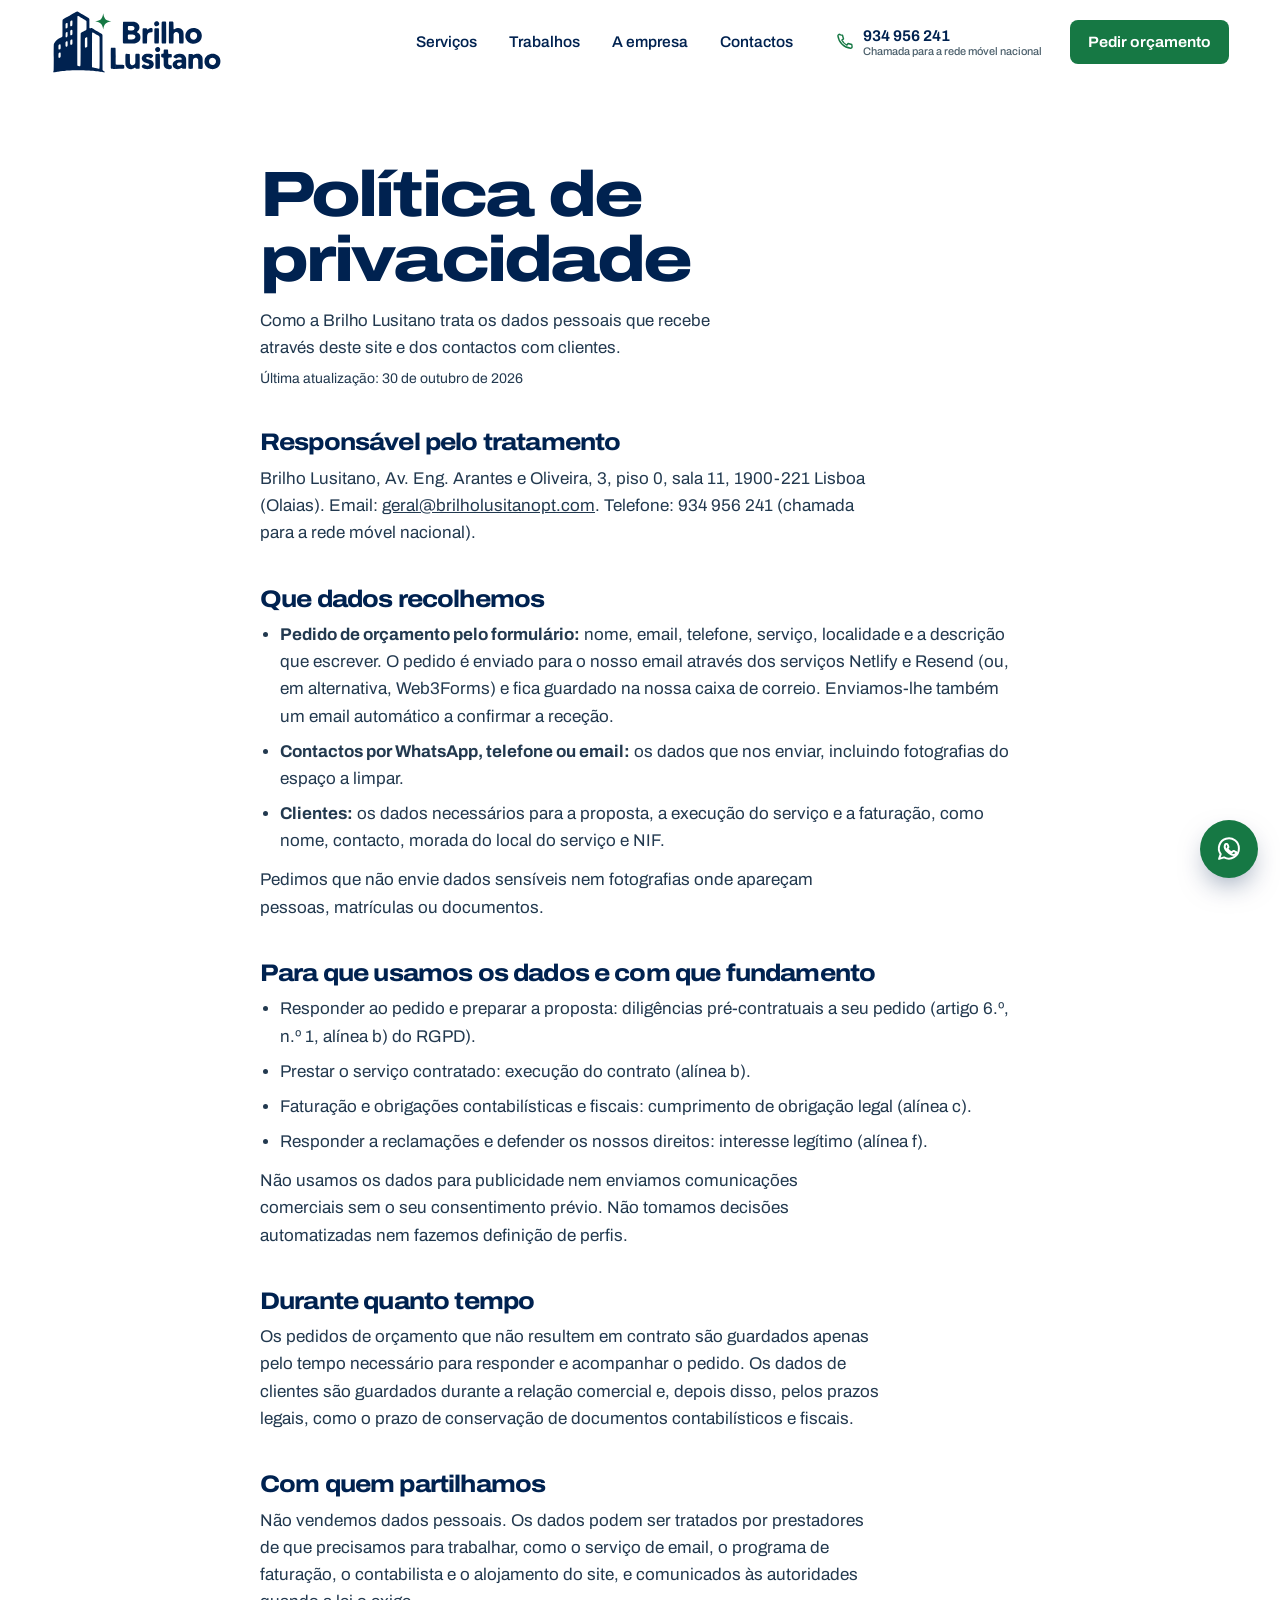
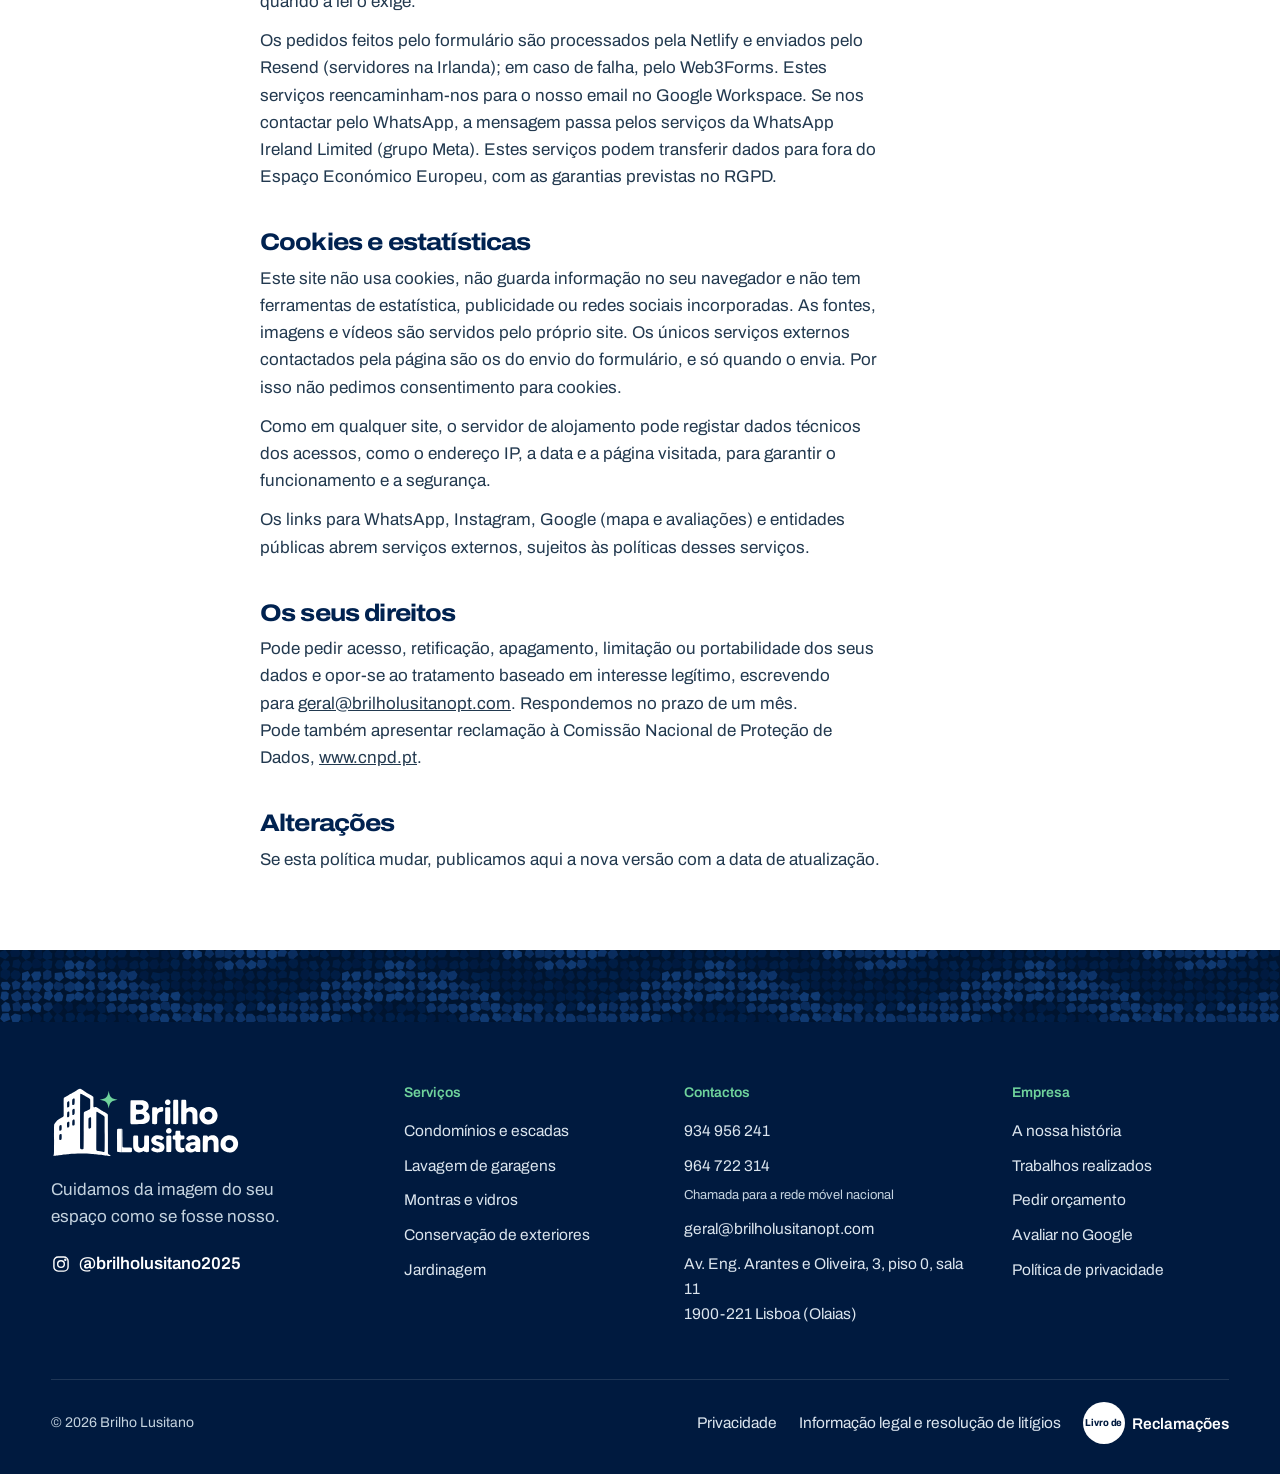
<file: privacidade/index.html>
<!doctype html><html lang="pt-PT"><head><meta charset="utf-8"><meta name="viewport" content="width=device-width,initial-scale=1"><meta name="theme-color" content="#002250"><meta http-equiv="Content-Security-Policy" content="default-src 'self'; script-src 'self'; style-src 'self' 'unsafe-inline'; img-src 'self' data:; media-src 'self'; font-src 'self'; connect-src 'self' https://brilliant-dodol-3db81f.netlify.app https://api.web3forms.com; object-src 'none'; base-uri 'self'; form-action 'self'; upgrade-insecure-requests"><meta name="referrer" content="strict-origin-when-cross-origin"><title>Política de privacidade | Brilho Lusitano</title><meta name="description" content="Como a Brilho Lusitano trata os dados pessoais dos pedidos de orçamento e dos clientes. Este site não usa cookies."><link rel="canonical" href="https://brilholusitanopt.com/privacidade/"><meta property="og:type" content="website"><meta property="og:locale" content="pt_PT"><meta property="og:title" content="Política de privacidade | Brilho Lusitano"><meta property="og:description" content="Como a Brilho Lusitano trata os dados pessoais dos pedidos de orçamento e dos clientes. Este site não usa cookies."><meta property="og:url" content="https://brilholusitanopt.com/privacidade/"><meta property="og:image" content="https://brilholusitanopt.com/assets/og-brilho-lusitano.jpg"><meta property="og:image:width" content="1200"><meta property="og:image:height" content="630"><meta property="og:image:alt" content="Brilho Lusitano: limpeza de condomínios em Lisboa"><meta property="og:site_name" content="Brilho Lusitano"><meta name="twitter:card" content="summary_large_image"><meta name="robots" content="index,follow,max-image-preview:large"><link rel="icon" type="image/svg+xml" href="/assets/favicon.svg"><link rel="preload" href="/assets/fonts/archivo-variable.woff2" as="font" type="font/woff2" crossorigin><link rel="stylesheet" href="/styles.css"><script src="/app.js" defer></script></head><body><a class="skip" href="#main">Saltar para o conteúdo</a><header class="site-header"><div class="wrap bar"><a class="brand" href="/" aria-label="Brilho Lusitano, página inicial"><svg class="logo " viewBox="24 15 247 94" role="img" aria-label="Brilho Lusitano"><path class="logo-ink" d="M99.60 105.90C99.08 105.85 96.76 105.54 94.45 105.22C92.14 104.89 89.58 104.55 88.75 104.45C85.41 104.07 82.65 103.79 80.80 103.65C79.73 103.57 78.13 103.44 77.25 103.36C69.14 102.61 54.53 102.68 47.88 103.50C47.01 103.61 45.71 103.74 44.98 103.80C42.29 104.01 39.29 104.37 34.00 105.12C32.43 105.34 30.70 105.58 30.15 105.66C28.98 105.82 27.62 105.84 27.26 105.70C26.91 105.57 26.93 105.31 27.31 104.84C28.01 103.96 27.95 105.90 27.96 84.90C27.96 63.74 27.90 65.43 28.65 64.20C30.66 60.90 33.43 58.44 37.45 56.42C39.42 55.42 39.89 55.09 40.23 54.47L40.45 54.05L40.46 42.65C40.46 29.84 40.41 30.75 41.21 30.06C41.62 29.71 45.50 27.38 47.05 26.55C47.55 26.28 48.19 25.92 48.48 25.73C48.77 25.55 49.37 25.22 49.83 24.99C50.28 24.76 51.08 24.31 51.60 23.98C52.75 23.26 55.16 21.85 57.20 20.70C58.03 20.23 59.10 19.62 59.58 19.34C61.49 18.23 61.81 18.28 64.50 20.00C65.13 20.40 66.19 21.06 66.85 21.45C67.51 21.84 68.41 22.39 68.85 22.67C70.14 23.48 73.89 25.70 74.93 26.27C76.59 27.18 78.18 28.18 78.56 28.55C79.24 29.20 79.23 29.11 79.17 35.71C79.13 39.28 79.14 41.70 79.20 41.90C79.43 42.69 79.98 42.87 81.10 42.54C81.86 42.32 82.41 42.34 83.05 42.64C83.71 42.94 86.51 44.60 87.70 45.40C88.17 45.71 89.36 46.45 90.35 47.05C91.34 47.65 92.40 48.30 92.70 48.50C93.00 48.70 93.81 49.18 94.50 49.55C96.78 50.79 97.69 51.53 97.89 52.27C97.96 52.52 98.00 61.31 98.00 77.50C98.01 93.00 98.05 102.49 98.11 102.73C98.26 103.32 98.72 103.74 99.96 104.42C102.30 105.71 102.20 106.13 99.60 105.90ZM110.75 100.85C110.29 100.69 110.04 100.39 109.93 99.90C109.88 99.71 109.85 93.27 109.85 85.60C109.85 69.88 109.78 71.18 110.60 70.78C110.97 70.61 114.85 70.44 115.64 70.57L116.00 70.63L116.00 85.81L116.00 101.00L113.58 101.00C111.75 100.99 111.05 100.96 110.75 100.85ZM93.16 100.75C93.85 100.46 93.80 102.27 93.80 77.77C93.80 57.77 93.78 55.59 93.64 55.17C93.41 54.49 92.65 53.85 90.45 52.50C89.42 51.87 88.22 51.11 87.77 50.82C86.98 50.30 84.85 49.03 84.28 48.73C83.87 48.52 83.41 48.60 83.16 48.93L82.95 49.21L82.92 73.33C82.89 99.49 82.86 98.27 83.45 98.79C83.87 99.15 83.81 99.14 85.96 99.55C88.27 99.99 91.57 100.67 91.95 100.79C92.40 100.93 92.77 100.92 93.16 100.75ZM65.87 97.04C66.54 96.55 66.49 98.38 66.51 75.00C66.52 63.37 66.56 52.92 66.60 51.78L66.66 49.71L66.95 49.29C67.29 48.81 67.41 48.75 71.21 46.92C72.94 46.08 74.01 45.50 74.27 45.26C75.03 44.58 75.01 44.77 74.98 38.35L74.95 32.65L74.67 32.18C74.38 31.67 73.67 31.16 71.70 30.02C71.12 29.69 69.82 28.91 68.80 28.29C67.78 27.68 66.59 26.97 66.15 26.72C65.71 26.48 64.93 26.03 64.43 25.73C62.92 24.84 62.28 24.82 61.99 25.67C61.79 26.24 61.79 95.77 61.98 96.32C62.24 97.06 62.95 97.31 64.67 97.26C65.42 97.25 65.65 97.20 65.87 97.04ZM36.36 85.19C37.74 84.67 37.90 84.22 37.90 80.83C37.90 78.02 37.84 77.74 37.23 77.56C36.51 77.36 35.22 78.01 34.90 78.73C34.63 79.32 34.60 84.05 34.86 84.70C35.14 85.38 35.51 85.51 36.36 85.19ZM36.63 72.87C37.71 72.42 37.89 71.88 37.89 69.05C37.89 65.72 37.59 65.24 35.99 66.05C34.84 66.64 34.67 67.20 34.72 70.29C34.75 72.33 34.76 72.51 34.96 72.77C35.31 73.23 35.71 73.26 36.63 72.87ZM74.99 70.09C75.50 69.82 75.70 69.66 75.88 69.33L76.11 68.91L76.15 62.70C76.20 56.04 76.19 55.86 75.69 55.60C74.98 55.21 73.06 56.28 72.80 57.21C72.67 57.65 72.67 69.10 72.80 69.65C73.01 70.57 73.74 70.72 74.99 70.09ZM46.31 69.08C47.70 68.60 47.84 68.25 47.88 65.11C47.92 62.28 47.89 61.98 47.55 61.64C46.88 60.97 45.20 61.79 44.89 62.93C44.72 63.55 44.86 68.24 45.06 68.66C45.30 69.16 45.70 69.29 46.31 69.08ZM53.65 66.26C54.75 65.74 54.80 65.58 54.80 62.37C54.80 59.62 54.74 59.11 54.37 58.85C53.65 58.35 52.09 59.15 51.80 60.18C51.64 60.79 51.55 65.28 51.69 65.73C51.96 66.54 52.66 66.73 53.65 66.26ZM46.46 55.59C47.01 55.33 47.56 54.72 47.69 54.23C47.87 53.59 47.83 48.85 47.65 48.50C47.27 47.77 45.82 48.13 45.25 49.10C45.05 49.45 44.88 54.49 45.05 55.17C45.20 55.79 45.74 55.95 46.46 55.59ZM53.76 52.36C54.67 51.75 54.74 51.50 54.78 48.62C54.83 45.76 54.79 45.37 54.40 44.98C53.91 44.50 52.92 44.76 52.18 45.57C51.63 46.19 51.57 46.62 51.67 49.70L51.75 52.32L52.04 52.57C52.44 52.91 53.04 52.83 53.76 52.36ZM46.55 42.79C47.21 42.48 47.66 41.93 47.80 41.26C47.97 40.41 47.90 35.62 47.70 35.33C47.36 34.81 46.60 34.86 45.77 35.46C44.91 36.08 44.89 36.22 44.92 39.59L44.95 42.48L45.19 42.74C45.49 43.06 45.93 43.08 46.55 42.79ZM52.89 39.80C53.25 39.80 54.28 39.03 54.52 38.58C54.79 38.07 54.94 32.75 54.70 31.97C54.35 30.80 52.20 31.51 51.69 32.97C51.49 33.51 51.50 38.82 51.70 39.30C51.84 39.63 52.33 39.94 52.58 39.85C52.66 39.82 52.80 39.80 52.89 39.80Z"/><path class="logo-ink logo-word" d="M161.75 101.44C161.58 101.42 161.09 101.35 160.65 101.29C158.65 101.03 157.30 100.56 155.96 99.65C154.34 98.55 154.22 98.37 154.42 97.20C154.57 96.28 154.75 96.00 155.53 95.45C157.37 94.16 157.71 94.13 158.89 95.15C161.18 97.13 164.68 97.18 165.16 95.23C165.45 94.10 164.64 93.46 162.08 92.76C157.01 91.38 155.53 90.29 154.51 87.23C153.57 84.41 156.00 80.57 159.40 79.51C161.49 78.86 165.41 78.99 167.43 79.78C168.88 80.35 170.68 81.64 170.72 82.13C170.77 82.85 170.64 83.04 169.41 84.25C167.73 85.89 167.55 85.92 165.97 84.86C163.77 83.38 160.60 83.72 160.60 85.43C160.60 86.37 161.59 86.95 164.49 87.70C168.12 88.64 169.64 89.56 170.81 91.55C172.64 94.67 170.93 99.27 167.44 100.60C166.07 101.12 162.85 101.60 161.75 101.44ZM205.15 101.40C200.81 100.93 198.28 98.20 198.68 94.40C198.95 91.79 200.39 89.98 203.05 88.89C204.81 88.18 205.19 88.11 207.90 87.99C211.57 87.84 211.70 87.80 211.70 86.81C211.70 85.26 210.37 84.26 208.30 84.27C206.81 84.27 206.24 84.50 204.62 85.72C203.92 86.25 203.45 86.19 201.85 85.38C199.42 84.15 199.29 83.34 201.26 81.66C203.21 80.00 205.15 79.26 207.91 79.13C213.39 78.88 216.69 80.93 217.92 85.35C218.22 86.45 218.28 99.56 217.98 100.22C217.69 100.87 217.42 100.94 215.28 100.91C213.06 100.88 212.93 100.85 212.24 100.20C211.57 99.57 211.41 99.57 210.31 100.19C208.68 101.13 206.78 101.57 205.15 101.40ZM137.65 101.34C137.54 101.31 137.05 101.20 136.56 101.09C134.22 100.56 132.91 99.50 131.74 97.18C130.85 95.42 130.76 94.42 130.83 86.72C130.90 78.76 130.60 79.45 134.03 79.45C135.89 79.45 136.31 79.48 136.62 79.62C137.34 79.94 137.31 79.73 137.34 86.34C137.37 92.79 137.38 92.83 137.98 93.93C139.38 96.50 143.27 96.13 144.69 93.29C145.11 92.45 145.12 92.24 145.14 85.96C145.15 78.86 144.88 79.47 148.04 79.42C150.17 79.38 150.62 79.46 151.07 79.92L151.35 80.21L151.40 83.38C151.54 91.32 151.46 99.82 151.26 100.24C150.91 100.93 150.54 101.02 148.22 100.98C145.97 100.95 145.79 100.89 145.33 100.17C144.81 99.35 144.53 99.31 143.61 99.90C142.06 100.90 140.82 101.30 139.05 101.35C138.39 101.37 137.76 101.37 137.65 101.34ZM192.25 101.34C188.60 100.79 187.20 99.78 186.24 96.99L185.85 95.85L185.80 90.70C185.74 84.47 185.84 84.81 183.99 84.60C182.39 84.42 182.18 84.10 182.22 81.95C182.27 79.82 182.45 79.56 183.99 79.41C185.64 79.24 185.74 79.09 185.80 76.30C185.88 73.10 185.81 73.17 189.21 73.22C192.25 73.26 192.13 73.14 192.20 76.27C192.27 79.35 192.29 79.38 194.95 79.49C197.34 79.58 197.47 79.71 197.52 82.10C197.57 84.34 197.42 84.48 194.91 84.59C192.21 84.71 192.36 84.43 192.32 89.43C192.29 93.86 192.31 94.04 193.00 94.83C193.63 95.54 194.09 95.72 195.33 95.71C197.16 95.70 197.46 96.05 197.56 98.40C197.64 100.47 197.53 100.62 195.43 101.06C194.30 101.30 192.84 101.43 192.25 101.34ZM253.55 101.15C250.70 100.59 249.29 99.87 247.40 98.00C244.62 95.24 243.79 92.00 244.70 87.54C246.37 79.42 257.45 76.27 263.90 82.07C268.99 86.65 268.35 95.52 262.65 99.37C260.18 101.04 256.59 101.74 253.55 101.15ZM116.00 85.85C116.00 77.52 116.03 70.70 116.06 70.70C116.23 70.70 116.52 70.95 116.67 71.23C116.84 71.53 116.85 72.30 116.90 82.70C116.95 94.86 116.92 94.12 117.50 94.65C117.71 94.84 117.94 94.85 122.99 94.95C129.80 95.09 129.25 94.81 129.25 98.05C129.25 101.23 129.95 100.94 122.12 100.98L116.00 101.01L116.00 85.85ZM174.63 100.85C173.93 100.55 173.97 101.13 173.93 90.31C173.91 81.47 173.92 80.55 174.06 80.30C174.34 79.84 174.70 79.70 175.72 79.66C176.23 79.63 176.78 79.57 176.93 79.51C177.70 79.21 179.55 79.43 180.02 79.88C180.48 80.31 180.48 80.32 180.46 90.45C180.45 101.32 180.50 100.54 179.73 100.86C179.26 101.06 175.09 101.05 174.63 100.85ZM222.12 100.80C221.80 100.66 221.65 100.51 221.53 100.23C221.16 99.33 221.29 80.83 221.68 80.16C222.03 79.56 222.24 79.51 224.50 79.48C226.91 79.45 227.02 79.48 227.60 80.44C228.18 81.39 228.41 81.39 229.64 80.46C230.94 79.46 232.07 79.15 234.35 79.15C237.02 79.16 238.24 79.72 239.97 81.71C240.71 82.55 240.86 82.83 241.25 83.95C241.81 85.59 241.82 85.69 241.87 93.06C241.92 100.61 241.94 100.41 241.28 100.77C240.74 101.06 236.90 101.10 236.25 100.81C235.47 100.47 235.50 100.70 235.50 94.22C235.50 87.97 235.51 88.07 234.87 86.87C233.26 83.83 228.76 84.47 228.00 87.86C227.93 88.14 227.87 90.59 227.85 94.12C227.79 100.66 227.81 100.47 227.08 100.80C226.43 101.09 222.77 101.09 222.12 100.80ZM209.45 96.46C211.46 95.47 212.55 93.03 211.37 92.16C211.04 91.91 208.48 91.80 207.47 91.99C204.88 92.47 203.99 94.80 205.86 96.23C206.90 97.02 208.15 97.10 209.45 96.46ZM256.98 95.45C258.58 95.07 259.78 94.04 260.57 92.34C260.83 91.78 260.85 91.67 260.85 90.34L260.85 88.93L260.42 88.06C258.39 83.98 253.27 83.89 251.37 87.89C250.98 88.71 250.86 90.76 251.14 91.93C251.75 94.53 254.31 96.08 256.98 95.45ZM175.89 76.67C173.23 75.55 172.64 72.62 174.70 70.77C177.73 68.04 182.18 71.19 180.45 74.84C179.68 76.48 177.50 77.35 175.89 76.67ZM227.20 64.93C222.86 64.44 219.39 61.83 217.75 57.82C216.98 55.92 216.95 55.77 216.95 53.70C216.96 51.38 217.28 50.15 218.46 48.02C221.83 41.88 230.56 40.33 236.51 44.82C238.83 46.57 240.60 50.23 240.60 53.27C240.60 56.22 239.29 59.72 237.55 61.44C234.83 64.11 231.10 65.37 227.20 64.93ZM128.38 64.60C127.96 64.52 127.65 64.29 127.44 63.89C127.19 63.40 127.21 34.66 127.46 34.14C127.84 33.35 127.39 33.39 135.85 33.43L143.35 33.46L144.50 33.74C148.61 34.72 151.05 37.55 151.05 41.30C151.04 43.95 150.35 45.38 148.12 47.30C147.20 48.11 147.34 48.47 148.85 49.24C151.64 50.65 152.99 53.85 152.35 57.50C151.83 60.45 150.44 62.11 147.25 63.58C145.10 64.58 144.48 64.64 135.80 64.66C131.92 64.67 128.58 64.64 128.38 64.60ZM156.25 64.51C155.43 64.14 155.49 64.95 155.50 53.73C155.51 42.60 155.46 43.27 156.20 42.88C156.50 42.72 156.80 42.70 158.60 42.70C161.01 42.70 161.38 42.80 161.73 43.55C162.08 44.32 162.15 44.43 162.31 44.53C162.57 44.69 162.91 44.54 163.60 43.95C165.05 42.70 168.29 41.87 169.27 42.49C169.92 42.90 169.95 43.03 169.94 45.21C169.92 48.24 169.87 48.31 167.81 48.41C165.10 48.54 163.63 49.36 162.75 51.22C162.13 52.52 162.12 52.64 162.05 58.35C161.98 64.14 161.99 64.06 161.29 64.41C160.74 64.69 156.80 64.77 156.25 64.51ZM183.60 64.53C182.82 64.12 182.88 65.51 182.88 48.90C182.88 32.29 182.82 33.56 183.60 33.18C184.14 32.91 188.19 32.91 188.70 33.19C189.52 33.62 189.45 32.18 189.45 48.80C189.45 65.42 189.52 63.99 188.70 64.41C188.14 64.69 184.09 64.79 183.60 64.53ZM194.40 64.59C193.95 64.45 193.64 64.16 193.48 63.71C193.28 63.16 193.29 34.19 193.49 33.73C193.79 33.02 194.08 32.95 196.55 32.98C200.15 33.03 199.87 32.54 199.94 38.92C199.99 43.58 200.01 43.91 200.34 44.12C200.60 44.30 201.00 44.16 201.78 43.64C203.39 42.56 204.85 42.13 206.64 42.23C209.65 42.38 212.33 43.97 213.40 46.22C214.41 48.35 214.52 49.49 214.48 57.45C214.45 64.19 214.47 63.93 213.80 64.38C213.31 64.71 208.87 64.69 208.50 64.35C207.99 63.89 208.00 64.02 207.96 57.62C207.92 51.02 207.94 51.21 207.25 50.05C207.06 49.72 206.69 49.26 206.45 49.03C204.67 47.38 201.21 48.24 200.29 50.56L200.06 51.15L200.00 57.40C199.94 64.27 199.97 64.06 199.33 64.47C199.01 64.68 195.04 64.77 194.40 64.59ZM173.12 64.40C172.36 63.93 172.39 64.53 172.42 53.47L172.45 43.63L172.92 43.14L173.39 42.65L175.79 42.65C178.06 42.65 178.20 42.66 178.47 42.86C179.15 43.36 179.11 42.66 179.04 53.70C178.97 64.59 179.00 64.02 178.37 64.40C177.87 64.71 173.62 64.70 173.12 64.40ZM229.64 59.00C233.75 58.33 235.35 52.63 232.29 49.58C230.50 47.79 227.63 47.66 225.43 49.28C223.73 50.54 223.18 53.92 224.30 56.29C225.17 58.12 227.57 59.34 229.64 59.00ZM142.45 58.56C145.20 57.78 146.19 54.64 144.26 52.81C143.01 51.64 141.85 51.43 137.53 51.58C134.30 51.69 134.42 51.56 134.39 55.15C134.37 58.97 134.17 58.81 138.80 58.76C141.30 58.74 141.96 58.70 142.45 58.56ZM141.68 45.63C143.62 44.85 144.47 42.81 143.61 41.05C142.90 39.62 141.90 39.29 138.04 39.27C134.33 39.24 134.47 39.13 134.42 42.39C134.36 45.97 134.30 45.92 138.45 45.87C140.94 45.84 141.19 45.83 141.68 45.63ZM174.60 39.71C171.60 38.79 171.29 34.24 174.14 32.89C177.30 31.39 180.64 34.66 179.08 37.73C178.30 39.28 176.21 40.20 174.60 39.71Z"/><g class="logo-star"><path class="star-rays" d="M99 12v41M78.5 32.8h41" /><path class="star-core" d="M99 21.2C100.3 29.5 102.5 31.6 110.6 32.8C102.5 34 100.3 36.1 99 44.4C97.7 36.1 95.5 34 87.4 32.8C95.5 31.6 97.7 29.5 99 21.2Z"/></g></svg></a><nav class="nav" id="nav" aria-label="Navegação principal"><a href="/#servicos">Serviços</a><a href="/galeria/">Trabalhos</a><a href="/#empresa">A empresa</a><a href="/#contactos">Contactos</a><div class="nav-mobile-extra"><a href="tel:+351934956241"><svg class="ico" viewBox="0 0 24 24" aria-hidden="true"><path d="M6.6 3.5 9 3.9l1.2 4.4-2 1.4a12 12 0 0 0 6.1 6.1l1.4-2 4.4 1.2.4 2.4c.1 1-.7 2.1-1.8 2.1A17.3 17.3 0 0 1 3.5 4.6c0-1.1 1.1-1.9 2.1-1.8Z"/></svg>934 956 241</a><a href="tel:+351964722314"><svg class="ico" viewBox="0 0 24 24" aria-hidden="true"><path d="M6.6 3.5 9 3.9l1.2 4.4-2 1.4a12 12 0 0 0 6.1 6.1l1.4-2 4.4 1.2.4 2.4c.1 1-.7 2.1-1.8 2.1A17.3 17.3 0 0 1 3.5 4.6c0-1.1 1.1-1.9 2.1-1.8Z"/></svg>964 722 314</a><small class="call-note">Chamada para a rede móvel nacional</small></div></nav><a class="bar-phone" href="tel:+351934956241"><svg class="ico" viewBox="0 0 24 24" aria-hidden="true"><path d="M6.6 3.5 9 3.9l1.2 4.4-2 1.4a12 12 0 0 0 6.1 6.1l1.4-2 4.4 1.2.4 2.4c.1 1-.7 2.1-1.8 2.1A17.3 17.3 0 0 1 3.5 4.6c0-1.1 1.1-1.9 2.1-1.8Z"/></svg><span class="bar-phone-text"><span>934 956 241</span><small>Chamada para a rede móvel nacional</small></span></a><a class="btn btn-sm" href="/#contactos">Pedir orçamento</a><button class="menu-button" type="button" aria-label="Abrir menu" aria-expanded="false" aria-controls="nav"><svg class="ico" viewBox="0 0 24 24" aria-hidden="true"><path d="M4 8h16M4 16h16"/></svg><svg class="ico" viewBox="0 0 24 24" aria-hidden="true"><path d="M6 6l12 12M18 6 6 18"/></svg></button></div></header><main id="main" class="legal wrap"><h1>Política de privacidade</h1><p class="lede">Como a Brilho Lusitano trata os dados pessoais que recebe através deste site e dos contactos com clientes.</p><p class="small">Última atualização: 30 de outubro de 2026</p>
<h2>Responsável pelo tratamento</h2><p>Brilho Lusitano, Av. Eng. Arantes e Oliveira, 3, piso 0, sala 11, 1900-221 Lisboa (Olaias). Email: <a href="mailto:geral@brilholusitanopt.com">geral@brilholusitanopt.com</a>. Telefone: 934 956 241 (chamada para a rede móvel nacional).</p>
<h2>Que dados recolhemos</h2><ul><li><strong>Pedido de orçamento pelo formulário:</strong> nome, email, telefone, serviço, localidade e a descrição que escrever. O pedido é enviado para o nosso email através dos serviços Netlify e Resend (ou, em alternativa, Web3Forms) e fica guardado na nossa caixa de correio. Enviamos-lhe também um email automático a confirmar a receção.</li><li><strong>Contactos por WhatsApp, telefone ou email:</strong> os dados que nos enviar, incluindo fotografias do espaço a limpar.</li><li><strong>Clientes:</strong> os dados necessários para a proposta, a execução do serviço e a faturação, como nome, contacto, morada do local do serviço e NIF.</li></ul><p>Pedimos que não envie dados sensíveis nem fotografias onde apareçam pessoas, matrículas ou documentos.</p>
<h2>Para que usamos os dados e com que fundamento</h2><ul><li>Responder ao pedido e preparar a proposta: diligências pré-contratuais a seu pedido (artigo 6.º, n.º 1, alínea b) do RGPD).</li><li>Prestar o serviço contratado: execução do contrato (alínea b).</li><li>Faturação e obrigações contabilísticas e fiscais: cumprimento de obrigação legal (alínea c).</li><li>Responder a reclamações e defender os nossos direitos: interesse legítimo (alínea f).</li></ul><p>Não usamos os dados para publicidade nem enviamos comunicações comerciais sem o seu consentimento prévio. Não tomamos decisões automatizadas nem fazemos definição de perfis.</p>
<h2>Durante quanto tempo</h2><p>Os pedidos de orçamento que não resultem em contrato são guardados apenas pelo tempo necessário para responder e acompanhar o pedido. Os dados de clientes são guardados durante a relação comercial e, depois disso, pelos prazos legais, como o prazo de conservação de documentos contabilísticos e fiscais.</p>
<h2>Com quem partilhamos</h2><p>Não vendemos dados pessoais. Os dados podem ser tratados por prestadores de que precisamos para trabalhar, como o serviço de email, o programa de faturação, o contabilista e o alojamento do site, e comunicados às autoridades quando a lei o exige.</p><p>Os pedidos feitos pelo formulário são processados pela Netlify e enviados pelo Resend (servidores na Irlanda); em caso de falha, pelo Web3Forms. Estes serviços reencaminham-nos para o nosso email no Google Workspace. Se nos contactar pelo WhatsApp, a mensagem passa pelos serviços da WhatsApp Ireland Limited (grupo Meta). Estes serviços podem transferir dados para fora do Espaço Económico Europeu, com as garantias previstas no RGPD.</p>
<h2>Cookies e estatísticas</h2><p>Este site não usa cookies, não guarda informação no seu navegador e não tem ferramentas de estatística, publicidade ou redes sociais incorporadas. As fontes, imagens e vídeos são servidos pelo próprio site. Os únicos serviços externos contactados pela página são os do envio do formulário, e só quando o envia. Por isso não pedimos consentimento para cookies.</p><p>Como em qualquer site, o servidor de alojamento pode registar dados técnicos dos acessos, como o endereço IP, a data e a página visitada, para garantir o funcionamento e a segurança.</p><p>Os links para WhatsApp, Instagram, Google (mapa e avaliações) e entidades públicas abrem serviços externos, sujeitos às políticas desses serviços.</p>
<h2>Os seus direitos</h2><p>Pode pedir acesso, retificação, apagamento, limitação ou portabilidade dos seus dados e opor-se ao tratamento baseado em interesse legítimo, escrevendo para <a href="mailto:geral@brilholusitanopt.com">geral@brilholusitanopt.com</a>. Respondemos no prazo de um mês. Pode também apresentar reclamação à Comissão Nacional de Proteção de Dados, <a href="https://www.cnpd.pt" target="_blank" rel="noopener">www.cnpd.pt</a>.</p>
<h2>Alterações</h2><p>Se esta política mudar, publicamos aqui a nova versão com a data de atualização.</p></main><footer class="site-footer"><div class="calcada calcada-dark" aria-hidden="true"></div><div class="wrap"><div class="footer-grid"><div class="footer-brand"><svg class="logo logo-light" viewBox="24 15 247 94" role="img" aria-label="Brilho Lusitano"><path class="logo-ink" d="M99.60 105.90C99.08 105.85 96.76 105.54 94.45 105.22C92.14 104.89 89.58 104.55 88.75 104.45C85.41 104.07 82.65 103.79 80.80 103.65C79.73 103.57 78.13 103.44 77.25 103.36C69.14 102.61 54.53 102.68 47.88 103.50C47.01 103.61 45.71 103.74 44.98 103.80C42.29 104.01 39.29 104.37 34.00 105.12C32.43 105.34 30.70 105.58 30.15 105.66C28.98 105.82 27.62 105.84 27.26 105.70C26.91 105.57 26.93 105.31 27.31 104.84C28.01 103.96 27.95 105.90 27.96 84.90C27.96 63.74 27.90 65.43 28.65 64.20C30.66 60.90 33.43 58.44 37.45 56.42C39.42 55.42 39.89 55.09 40.23 54.47L40.45 54.05L40.46 42.65C40.46 29.84 40.41 30.75 41.21 30.06C41.62 29.71 45.50 27.38 47.05 26.55C47.55 26.28 48.19 25.92 48.48 25.73C48.77 25.55 49.37 25.22 49.83 24.99C50.28 24.76 51.08 24.31 51.60 23.98C52.75 23.26 55.16 21.85 57.20 20.70C58.03 20.23 59.10 19.62 59.58 19.34C61.49 18.23 61.81 18.28 64.50 20.00C65.13 20.40 66.19 21.06 66.85 21.45C67.51 21.84 68.41 22.39 68.85 22.67C70.14 23.48 73.89 25.70 74.93 26.27C76.59 27.18 78.18 28.18 78.56 28.55C79.24 29.20 79.23 29.11 79.17 35.71C79.13 39.28 79.14 41.70 79.20 41.90C79.43 42.69 79.98 42.87 81.10 42.54C81.86 42.32 82.41 42.34 83.05 42.64C83.71 42.94 86.51 44.60 87.70 45.40C88.17 45.71 89.36 46.45 90.35 47.05C91.34 47.65 92.40 48.30 92.70 48.50C93.00 48.70 93.81 49.18 94.50 49.55C96.78 50.79 97.69 51.53 97.89 52.27C97.96 52.52 98.00 61.31 98.00 77.50C98.01 93.00 98.05 102.49 98.11 102.73C98.26 103.32 98.72 103.74 99.96 104.42C102.30 105.71 102.20 106.13 99.60 105.90ZM110.75 100.85C110.29 100.69 110.04 100.39 109.93 99.90C109.88 99.71 109.85 93.27 109.85 85.60C109.85 69.88 109.78 71.18 110.60 70.78C110.97 70.61 114.85 70.44 115.64 70.57L116.00 70.63L116.00 85.81L116.00 101.00L113.58 101.00C111.75 100.99 111.05 100.96 110.75 100.85ZM93.16 100.75C93.85 100.46 93.80 102.27 93.80 77.77C93.80 57.77 93.78 55.59 93.64 55.17C93.41 54.49 92.65 53.85 90.45 52.50C89.42 51.87 88.22 51.11 87.77 50.82C86.98 50.30 84.85 49.03 84.28 48.73C83.87 48.52 83.41 48.60 83.16 48.93L82.95 49.21L82.92 73.33C82.89 99.49 82.86 98.27 83.45 98.79C83.87 99.15 83.81 99.14 85.96 99.55C88.27 99.99 91.57 100.67 91.95 100.79C92.40 100.93 92.77 100.92 93.16 100.75ZM65.87 97.04C66.54 96.55 66.49 98.38 66.51 75.00C66.52 63.37 66.56 52.92 66.60 51.78L66.66 49.71L66.95 49.29C67.29 48.81 67.41 48.75 71.21 46.92C72.94 46.08 74.01 45.50 74.27 45.26C75.03 44.58 75.01 44.77 74.98 38.35L74.95 32.65L74.67 32.18C74.38 31.67 73.67 31.16 71.70 30.02C71.12 29.69 69.82 28.91 68.80 28.29C67.78 27.68 66.59 26.97 66.15 26.72C65.71 26.48 64.93 26.03 64.43 25.73C62.92 24.84 62.28 24.82 61.99 25.67C61.79 26.24 61.79 95.77 61.98 96.32C62.24 97.06 62.95 97.31 64.67 97.26C65.42 97.25 65.65 97.20 65.87 97.04ZM36.36 85.19C37.74 84.67 37.90 84.22 37.90 80.83C37.90 78.02 37.84 77.74 37.23 77.56C36.51 77.36 35.22 78.01 34.90 78.73C34.63 79.32 34.60 84.05 34.86 84.70C35.14 85.38 35.51 85.51 36.36 85.19ZM36.63 72.87C37.71 72.42 37.89 71.88 37.89 69.05C37.89 65.72 37.59 65.24 35.99 66.05C34.84 66.64 34.67 67.20 34.72 70.29C34.75 72.33 34.76 72.51 34.96 72.77C35.31 73.23 35.71 73.26 36.63 72.87ZM74.99 70.09C75.50 69.82 75.70 69.66 75.88 69.33L76.11 68.91L76.15 62.70C76.20 56.04 76.19 55.86 75.69 55.60C74.98 55.21 73.06 56.28 72.80 57.21C72.67 57.65 72.67 69.10 72.80 69.65C73.01 70.57 73.74 70.72 74.99 70.09ZM46.31 69.08C47.70 68.60 47.84 68.25 47.88 65.11C47.92 62.28 47.89 61.98 47.55 61.64C46.88 60.97 45.20 61.79 44.89 62.93C44.72 63.55 44.86 68.24 45.06 68.66C45.30 69.16 45.70 69.29 46.31 69.08ZM53.65 66.26C54.75 65.74 54.80 65.58 54.80 62.37C54.80 59.62 54.74 59.11 54.37 58.85C53.65 58.35 52.09 59.15 51.80 60.18C51.64 60.79 51.55 65.28 51.69 65.73C51.96 66.54 52.66 66.73 53.65 66.26ZM46.46 55.59C47.01 55.33 47.56 54.72 47.69 54.23C47.87 53.59 47.83 48.85 47.65 48.50C47.27 47.77 45.82 48.13 45.25 49.10C45.05 49.45 44.88 54.49 45.05 55.17C45.20 55.79 45.74 55.95 46.46 55.59ZM53.76 52.36C54.67 51.75 54.74 51.50 54.78 48.62C54.83 45.76 54.79 45.37 54.40 44.98C53.91 44.50 52.92 44.76 52.18 45.57C51.63 46.19 51.57 46.62 51.67 49.70L51.75 52.32L52.04 52.57C52.44 52.91 53.04 52.83 53.76 52.36ZM46.55 42.79C47.21 42.48 47.66 41.93 47.80 41.26C47.97 40.41 47.90 35.62 47.70 35.33C47.36 34.81 46.60 34.86 45.77 35.46C44.91 36.08 44.89 36.22 44.92 39.59L44.95 42.48L45.19 42.74C45.49 43.06 45.93 43.08 46.55 42.79ZM52.89 39.80C53.25 39.80 54.28 39.03 54.52 38.58C54.79 38.07 54.94 32.75 54.70 31.97C54.35 30.80 52.20 31.51 51.69 32.97C51.49 33.51 51.50 38.82 51.70 39.30C51.84 39.63 52.33 39.94 52.58 39.85C52.66 39.82 52.80 39.80 52.89 39.80Z"/><path class="logo-ink logo-word" d="M161.75 101.44C161.58 101.42 161.09 101.35 160.65 101.29C158.65 101.03 157.30 100.56 155.96 99.65C154.34 98.55 154.22 98.37 154.42 97.20C154.57 96.28 154.75 96.00 155.53 95.45C157.37 94.16 157.71 94.13 158.89 95.15C161.18 97.13 164.68 97.18 165.16 95.23C165.45 94.10 164.64 93.46 162.08 92.76C157.01 91.38 155.53 90.29 154.51 87.23C153.57 84.41 156.00 80.57 159.40 79.51C161.49 78.86 165.41 78.99 167.43 79.78C168.88 80.35 170.68 81.64 170.72 82.13C170.77 82.85 170.64 83.04 169.41 84.25C167.73 85.89 167.55 85.92 165.97 84.86C163.77 83.38 160.60 83.72 160.60 85.43C160.60 86.37 161.59 86.95 164.49 87.70C168.12 88.64 169.64 89.56 170.81 91.55C172.64 94.67 170.93 99.27 167.44 100.60C166.07 101.12 162.85 101.60 161.75 101.44ZM205.15 101.40C200.81 100.93 198.28 98.20 198.68 94.40C198.95 91.79 200.39 89.98 203.05 88.89C204.81 88.18 205.19 88.11 207.90 87.99C211.57 87.84 211.70 87.80 211.70 86.81C211.70 85.26 210.37 84.26 208.30 84.27C206.81 84.27 206.24 84.50 204.62 85.72C203.92 86.25 203.45 86.19 201.85 85.38C199.42 84.15 199.29 83.34 201.26 81.66C203.21 80.00 205.15 79.26 207.91 79.13C213.39 78.88 216.69 80.93 217.92 85.35C218.22 86.45 218.28 99.56 217.98 100.22C217.69 100.87 217.42 100.94 215.28 100.91C213.06 100.88 212.93 100.85 212.24 100.20C211.57 99.57 211.41 99.57 210.31 100.19C208.68 101.13 206.78 101.57 205.15 101.40ZM137.65 101.34C137.54 101.31 137.05 101.20 136.56 101.09C134.22 100.56 132.91 99.50 131.74 97.18C130.85 95.42 130.76 94.42 130.83 86.72C130.90 78.76 130.60 79.45 134.03 79.45C135.89 79.45 136.31 79.48 136.62 79.62C137.34 79.94 137.31 79.73 137.34 86.34C137.37 92.79 137.38 92.83 137.98 93.93C139.38 96.50 143.27 96.13 144.69 93.29C145.11 92.45 145.12 92.24 145.14 85.96C145.15 78.86 144.88 79.47 148.04 79.42C150.17 79.38 150.62 79.46 151.07 79.92L151.35 80.21L151.40 83.38C151.54 91.32 151.46 99.82 151.26 100.24C150.91 100.93 150.54 101.02 148.22 100.98C145.97 100.95 145.79 100.89 145.33 100.17C144.81 99.35 144.53 99.31 143.61 99.90C142.06 100.90 140.82 101.30 139.05 101.35C138.39 101.37 137.76 101.37 137.65 101.34ZM192.25 101.34C188.60 100.79 187.20 99.78 186.24 96.99L185.85 95.85L185.80 90.70C185.74 84.47 185.84 84.81 183.99 84.60C182.39 84.42 182.18 84.10 182.22 81.95C182.27 79.82 182.45 79.56 183.99 79.41C185.64 79.24 185.74 79.09 185.80 76.30C185.88 73.10 185.81 73.17 189.21 73.22C192.25 73.26 192.13 73.14 192.20 76.27C192.27 79.35 192.29 79.38 194.95 79.49C197.34 79.58 197.47 79.71 197.52 82.10C197.57 84.34 197.42 84.48 194.91 84.59C192.21 84.71 192.36 84.43 192.32 89.43C192.29 93.86 192.31 94.04 193.00 94.83C193.63 95.54 194.09 95.72 195.33 95.71C197.16 95.70 197.46 96.05 197.56 98.40C197.64 100.47 197.53 100.62 195.43 101.06C194.30 101.30 192.84 101.43 192.25 101.34ZM253.55 101.15C250.70 100.59 249.29 99.87 247.40 98.00C244.62 95.24 243.79 92.00 244.70 87.54C246.37 79.42 257.45 76.27 263.90 82.07C268.99 86.65 268.35 95.52 262.65 99.37C260.18 101.04 256.59 101.74 253.55 101.15ZM116.00 85.85C116.00 77.52 116.03 70.70 116.06 70.70C116.23 70.70 116.52 70.95 116.67 71.23C116.84 71.53 116.85 72.30 116.90 82.70C116.95 94.86 116.92 94.12 117.50 94.65C117.71 94.84 117.94 94.85 122.99 94.95C129.80 95.09 129.25 94.81 129.25 98.05C129.25 101.23 129.95 100.94 122.12 100.98L116.00 101.01L116.00 85.85ZM174.63 100.85C173.93 100.55 173.97 101.13 173.93 90.31C173.91 81.47 173.92 80.55 174.06 80.30C174.34 79.84 174.70 79.70 175.72 79.66C176.23 79.63 176.78 79.57 176.93 79.51C177.70 79.21 179.55 79.43 180.02 79.88C180.48 80.31 180.48 80.32 180.46 90.45C180.45 101.32 180.50 100.54 179.73 100.86C179.26 101.06 175.09 101.05 174.63 100.85ZM222.12 100.80C221.80 100.66 221.65 100.51 221.53 100.23C221.16 99.33 221.29 80.83 221.68 80.16C222.03 79.56 222.24 79.51 224.50 79.48C226.91 79.45 227.02 79.48 227.60 80.44C228.18 81.39 228.41 81.39 229.64 80.46C230.94 79.46 232.07 79.15 234.35 79.15C237.02 79.16 238.24 79.72 239.97 81.71C240.71 82.55 240.86 82.83 241.25 83.95C241.81 85.59 241.82 85.69 241.87 93.06C241.92 100.61 241.94 100.41 241.28 100.77C240.74 101.06 236.90 101.10 236.25 100.81C235.47 100.47 235.50 100.70 235.50 94.22C235.50 87.97 235.51 88.07 234.87 86.87C233.26 83.83 228.76 84.47 228.00 87.86C227.93 88.14 227.87 90.59 227.85 94.12C227.79 100.66 227.81 100.47 227.08 100.80C226.43 101.09 222.77 101.09 222.12 100.80ZM209.45 96.46C211.46 95.47 212.55 93.03 211.37 92.16C211.04 91.91 208.48 91.80 207.47 91.99C204.88 92.47 203.99 94.80 205.86 96.23C206.90 97.02 208.15 97.10 209.45 96.46ZM256.98 95.45C258.58 95.07 259.78 94.04 260.57 92.34C260.83 91.78 260.85 91.67 260.85 90.34L260.85 88.93L260.42 88.06C258.39 83.98 253.27 83.89 251.37 87.89C250.98 88.71 250.86 90.76 251.14 91.93C251.75 94.53 254.31 96.08 256.98 95.45ZM175.89 76.67C173.23 75.55 172.64 72.62 174.70 70.77C177.73 68.04 182.18 71.19 180.45 74.84C179.68 76.48 177.50 77.35 175.89 76.67ZM227.20 64.93C222.86 64.44 219.39 61.83 217.75 57.82C216.98 55.92 216.95 55.77 216.95 53.70C216.96 51.38 217.28 50.15 218.46 48.02C221.83 41.88 230.56 40.33 236.51 44.82C238.83 46.57 240.60 50.23 240.60 53.27C240.60 56.22 239.29 59.72 237.55 61.44C234.83 64.11 231.10 65.37 227.20 64.93ZM128.38 64.60C127.96 64.52 127.65 64.29 127.44 63.89C127.19 63.40 127.21 34.66 127.46 34.14C127.84 33.35 127.39 33.39 135.85 33.43L143.35 33.46L144.50 33.74C148.61 34.72 151.05 37.55 151.05 41.30C151.04 43.95 150.35 45.38 148.12 47.30C147.20 48.11 147.34 48.47 148.85 49.24C151.64 50.65 152.99 53.85 152.35 57.50C151.83 60.45 150.44 62.11 147.25 63.58C145.10 64.58 144.48 64.64 135.80 64.66C131.92 64.67 128.58 64.64 128.38 64.60ZM156.25 64.51C155.43 64.14 155.49 64.95 155.50 53.73C155.51 42.60 155.46 43.27 156.20 42.88C156.50 42.72 156.80 42.70 158.60 42.70C161.01 42.70 161.38 42.80 161.73 43.55C162.08 44.32 162.15 44.43 162.31 44.53C162.57 44.69 162.91 44.54 163.60 43.95C165.05 42.70 168.29 41.87 169.27 42.49C169.92 42.90 169.95 43.03 169.94 45.21C169.92 48.24 169.87 48.31 167.81 48.41C165.10 48.54 163.63 49.36 162.75 51.22C162.13 52.52 162.12 52.64 162.05 58.35C161.98 64.14 161.99 64.06 161.29 64.41C160.74 64.69 156.80 64.77 156.25 64.51ZM183.60 64.53C182.82 64.12 182.88 65.51 182.88 48.90C182.88 32.29 182.82 33.56 183.60 33.18C184.14 32.91 188.19 32.91 188.70 33.19C189.52 33.62 189.45 32.18 189.45 48.80C189.45 65.42 189.52 63.99 188.70 64.41C188.14 64.69 184.09 64.79 183.60 64.53ZM194.40 64.59C193.95 64.45 193.64 64.16 193.48 63.71C193.28 63.16 193.29 34.19 193.49 33.73C193.79 33.02 194.08 32.95 196.55 32.98C200.15 33.03 199.87 32.54 199.94 38.92C199.99 43.58 200.01 43.91 200.34 44.12C200.60 44.30 201.00 44.16 201.78 43.64C203.39 42.56 204.85 42.13 206.64 42.23C209.65 42.38 212.33 43.97 213.40 46.22C214.41 48.35 214.52 49.49 214.48 57.45C214.45 64.19 214.47 63.93 213.80 64.38C213.31 64.71 208.87 64.69 208.50 64.35C207.99 63.89 208.00 64.02 207.96 57.62C207.92 51.02 207.94 51.21 207.25 50.05C207.06 49.72 206.69 49.26 206.45 49.03C204.67 47.38 201.21 48.24 200.29 50.56L200.06 51.15L200.00 57.40C199.94 64.27 199.97 64.06 199.33 64.47C199.01 64.68 195.04 64.77 194.40 64.59ZM173.12 64.40C172.36 63.93 172.39 64.53 172.42 53.47L172.45 43.63L172.92 43.14L173.39 42.65L175.79 42.65C178.06 42.65 178.20 42.66 178.47 42.86C179.15 43.36 179.11 42.66 179.04 53.70C178.97 64.59 179.00 64.02 178.37 64.40C177.87 64.71 173.62 64.70 173.12 64.40ZM229.64 59.00C233.75 58.33 235.35 52.63 232.29 49.58C230.50 47.79 227.63 47.66 225.43 49.28C223.73 50.54 223.18 53.92 224.30 56.29C225.17 58.12 227.57 59.34 229.64 59.00ZM142.45 58.56C145.20 57.78 146.19 54.64 144.26 52.81C143.01 51.64 141.85 51.43 137.53 51.58C134.30 51.69 134.42 51.56 134.39 55.15C134.37 58.97 134.17 58.81 138.80 58.76C141.30 58.74 141.96 58.70 142.45 58.56ZM141.68 45.63C143.62 44.85 144.47 42.81 143.61 41.05C142.90 39.62 141.90 39.29 138.04 39.27C134.33 39.24 134.47 39.13 134.42 42.39C134.36 45.97 134.30 45.92 138.45 45.87C140.94 45.84 141.19 45.83 141.68 45.63ZM174.60 39.71C171.60 38.79 171.29 34.24 174.14 32.89C177.30 31.39 180.64 34.66 179.08 37.73C178.30 39.28 176.21 40.20 174.60 39.71Z"/><g class="logo-star"><path class="star-rays" d="M99 12v41M78.5 32.8h41" /><path class="star-core" d="M99 21.2C100.3 29.5 102.5 31.6 110.6 32.8C102.5 34 100.3 36.1 99 44.4C97.7 36.1 95.5 34 87.4 32.8C95.5 31.6 97.7 29.5 99 21.2Z"/></g></svg><p>Cuidamos da imagem do seu espaço como se fosse nosso.</p><a class="footer-ig" href="https://www.instagram.com/brilholusitano2025/" target="_blank" rel="noopener"><svg class="ico" viewBox="0 0 24 24" aria-hidden="true"><rect x="3.5" y="3.5" width="17" height="17" rx="5"/><circle cx="12" cy="12" r="4"/><circle cx="17.2" cy="6.8" r=".6" fill="currentColor"/></svg><span>@brilholusitano2025</span></a></div><nav aria-label="Serviços"><h2>Serviços</h2><a href="/limpeza-condominios-lisboa/">Condomínios e escadas</a><a href="/lavagem-garagens-lisboa/">Lavagem de garagens</a><a href="/limpeza-vidros-montras-lisboa/">Montras e vidros</a><a href="/conservacao-exteriores-lisboa/">Conservação de exteriores</a><a href="/jardinagem-lisboa/">Jardinagem</a></nav><div><h2>Contactos</h2><a href="tel:+351934956241">934 956 241</a><a href="tel:+351964722314">964 722 314</a><small class="call-note">Chamada para a rede móvel nacional</small><a href="mailto:geral@brilholusitanopt.com">geral@brilholusitanopt.com</a><a href="https://www.google.com/maps/search/?api=1&query=Av.%20Eng.%20Arantes%20e%20Oliveira%203%2C%201900-221%20Lisboa%2C%20Portugal" target="_blank" rel="noopener">Av. Eng. Arantes e Oliveira, 3, piso 0, sala 11<br>1900-221 Lisboa (Olaias)</a></div><nav aria-label="Empresa"><h2>Empresa</h2><a href="/#empresa">A nossa história</a><a href="/galeria/">Trabalhos realizados</a><a href="/#contactos">Pedir orçamento</a><a href="https://search.google.com/local/writereview?placeid=ChIJV83APFozGQ0R40K5O7IvVWA" target="_blank" rel="noopener">Avaliar no Google</a><a href="/privacidade/">Política de privacidade</a></nav></div><div class="footer-base"><span>© 2026 Brilho Lusitano</span><nav class="footer-legal-links" aria-label="Informação legal"><a href="/privacidade/">Privacidade</a><a href="/informacao-legal/">Informação legal e resolução de litígios</a><a class="lre" href="https://www.livroreclamacoes.pt/Inicio/" target="_blank" rel="noopener" aria-label="Livro de Reclamações Eletrónico (abre num novo separador)"><span class="lre-mark" aria-hidden="true">Livro de</span><span aria-hidden="true">Reclamações</span></a></nav></div></div></div></footer><nav class="quick-bar" aria-label="Contacto rápido"><a href="tel:+351934956241"><svg class="ico" viewBox="0 0 24 24" aria-hidden="true"><path d="M6.6 3.5 9 3.9l1.2 4.4-2 1.4a12 12 0 0 0 6.1 6.1l1.4-2 4.4 1.2.4 2.4c.1 1-.7 2.1-1.8 2.1A17.3 17.3 0 0 1 3.5 4.6c0-1.1 1.1-1.9 2.1-1.8Z"/></svg><span>Ligar</span></a><a href="https://wa.me/351934956241" target="_blank" rel="noopener"><svg class="ico" viewBox="0 0 24 24" aria-hidden="true"><path d="M20.5 11.6a8.6 8.6 0 0 1-12.7 7.6L3.5 20.5l1.4-4.1a8.6 8.6 0 1 1 15.6-4.8Z"/><path d="M8.7 8.2c.2-.5.5-.6.8-.6h.6c.2 0 .4 0 .6.5l.8 1.9c.1.2 0 .5-.1.6l-.6.7c-.1.1-.2.3 0 .6a7 7 0 0 0 3.3 2.9c.3.1.5.1.6-.1l.8-.9c.2-.2.4-.2.6-.1l1.8.9c.3.1.4.3.4.5 0 .9-.7 1.8-1.7 1.9-1 .2-2.5-.1-4.6-1.7-2.2-1.6-3.6-3.9-3.7-4.9-.1-.9.3-1.7.4-2.2Z"/></svg><span>WhatsApp</span></a><a class="quick-main" href="/#contactos">Pedir orçamento</a></nav><aside aria-label="WhatsApp"><a class="wa-float" href="https://wa.me/351934956241" target="_blank" rel="noopener" aria-label="Falar connosco pelo WhatsApp"><svg class="ico" viewBox="0 0 24 24" aria-hidden="true"><path d="M20.5 11.6a8.6 8.6 0 0 1-12.7 7.6L3.5 20.5l1.4-4.1a8.6 8.6 0 1 1 15.6-4.8Z"/><path d="M8.7 8.2c.2-.5.5-.6.8-.6h.6c.2 0 .4 0 .6.5l.8 1.9c.1.2 0 .5-.1.6l-.6.7c-.1.1-.2.3 0 .6a7 7 0 0 0 3.3 2.9c.3.1.5.1.6-.1l.8-.9c.2-.2.4-.2.6-.1l1.8.9c.3.1.4.3.4.5 0 .9-.7 1.8-1.7 1.9-1 .2-2.5-.1-4.6-1.7-2.2-1.6-3.6-3.9-3.7-4.9-.1-.9.3-1.7.4-2.2Z"/></svg></a></aside></body></html>
</file>
<file: styles.css>
/* Brilho Lusitano — sistema visual
   Navy e verde do logótipo · Archivo (largura variável) · calçada portuguesa como textura de marca */
@font-face{font-family:Archivo;src:url(/assets/fonts/archivo-variable.woff2) format("woff2");font-weight:100 900;font-stretch:62% 125%;font-display:swap}

:root{
  --navy:#002250;--navy-2:#0b2e60;--navy-3:#001a3f;
  --green:#167844;--green-ink:#0f5f35;--mint:#6fd39c;
  --paper:#f1f5f4;--white:#fff;--line:#d3dedb;--muted:#4b5f6b;--on-navy:#c4d3df;
  --focus:#e2a12b;
  --wrap:min(1240px,calc(100% - 2*var(--gutter)));--gutter:clamp(20px,4vw,56px);
  --r-sm:8px;--r:14px;--r-lg:22px;
  --ease:cubic-bezier(.2,.8,.2,1);
}
*,*::before,*::after{box-sizing:border-box}
html{scroll-behavior:smooth;scroll-padding-top:96px;-webkit-text-size-adjust:100%}
body{margin:0;background:var(--white);color:var(--navy);font:400 17px/1.6 Archivo,system-ui,sans-serif;font-stretch:100%;-webkit-font-smoothing:antialiased;text-rendering:optimizeLegibility}
img,video{display:block;max-width:100%}
a{color:inherit}
button,input,select,textarea{font:inherit;color:inherit}
h1,h2,h3{margin:0;font-weight:700;line-height:1.02;text-wrap:balance}
h2{font-size:clamp(2.1rem,4.4vw,3.9rem);font-stretch:118%;font-weight:760;letter-spacing:-.035em}
h3{font-size:1.25rem;font-stretch:108%;letter-spacing:-.015em;line-height:1.2}
p{margin:0;max-width:62ch;text-wrap:pretty}
.wrap{width:var(--wrap);margin-inline:auto}
.lede{font-size:clamp(1.05rem,1.3vw,1.2rem);line-height:1.6;color:var(--muted);max-width:46ch}
.ico{width:20px;height:20px;flex:none;fill:none;stroke:currentColor;stroke-width:1.7;stroke-linecap:round;stroke-linejoin:round}
:focus-visible{outline:3px solid var(--focus);outline-offset:3px;border-radius:4px}
.skip{position:absolute;left:12px;top:-60px;z-index:100;background:var(--navy);color:#fff;padding:10px 16px;border-radius:var(--r-sm)}
.skip:focus{top:12px}

/* ---------- botões e links ---------- */
.btn{display:inline-flex;align-items:center;justify-content:center;gap:10px;min-height:54px;padding:0 26px;border:0;border-radius:var(--r-sm);background:var(--green);color:#fff;font-weight:650;font-stretch:105%;font-size:16px;text-decoration:none;cursor:pointer;transition:background .2s,transform .2s var(--ease),box-shadow .2s}
.btn:hover{background:var(--green-ink);transform:translateY(-1px);box-shadow:0 8px 20px -10px #16784499}
.btn:active{transform:none}
.btn-sm{min-height:44px;padding:0 18px;font-size:15px}
.btn-ghost{background:transparent;color:var(--navy);box-shadow:inset 0 0 0 1.5px var(--line)}
.btn-ghost:hover{background:var(--paper);box-shadow:inset 0 0 0 1.5px var(--navy)}
.btn-block{width:100%}
.link{display:inline-flex;align-items:center;gap:8px;font-weight:650;text-decoration:underline;text-decoration-thickness:1.5px;text-underline-offset:5px}
.link .ico{transition:transform .2s var(--ease)}
.link:hover .ico{transform:translateX(3px)}
.actions{display:flex;flex-wrap:wrap;gap:12px}

/* ---------- logótipo e a estrela ---------- */
.logo{display:block;width:100%;height:auto;overflow:visible}
.logo-ink{fill:var(--navy)}
.logo-light .logo-ink{fill:#fff}
.logo-star{transform-box:fill-box;transform-origin:50% 50%;animation:twinkle 3.2s var(--ease) infinite}
.star-core{fill:var(--green)}
.logo-light .star-core{fill:var(--mint)}
.star-rays{fill:none;stroke:#7de2a8;stroke-width:1.1;stroke-linecap:round;opacity:0;transform-box:fill-box;transform-origin:50% 50%;animation:rays 3.2s var(--ease) infinite}
@keyframes twinkle{
  0%,100%{transform:scale(1) rotate(0);filter:drop-shadow(0 0 0 #2fbf6f00)}
  12%{transform:scale(1.28) rotate(45deg);filter:drop-shadow(0 0 5px #2fbf6fcc)}
  24%{transform:scale(.92) rotate(90deg);filter:drop-shadow(0 0 2px #2fbf6f66)}
  36%{transform:scale(1) rotate(90deg);filter:drop-shadow(0 0 0 #2fbf6f00)}
}
@keyframes rays{0%,100%{opacity:0;transform:scale(.4)}12%{opacity:.95;transform:scale(1)}30%{opacity:0;transform:scale(1.25)}}

/* ---------- cabeçalho ---------- */
.site-header{position:sticky;top:0;z-index:50;background:#ffffffeb;backdrop-filter:saturate(1.4) blur(12px);-webkit-backdrop-filter:saturate(1.4) blur(12px);border-bottom:1px solid transparent;transition:border-color .2s,box-shadow .2s}
.site-header.scrolled{border-color:var(--line);box-shadow:0 6px 24px -18px #00225066}
.bar{display:flex;align-items:center;gap:28px;height:84px}
.brand{width:172px;flex:none;margin-right:auto;padding:6px 0}
.nav{display:flex;gap:4px}
.nav a{padding:10px 14px;border-radius:var(--r-sm);font-size:15.5px;font-weight:550;text-decoration:none;transition:background .15s}
.nav a:hover{background:var(--paper)}
.nav a[aria-current]{box-shadow:inset 0 -2px 0 var(--green);border-radius:0}
.nav-mobile-extra{display:none}
.bar-phone{display:inline-flex;align-items:center;gap:8px;font-weight:650;font-size:15.5px;text-decoration:none;white-space:nowrap}
.bar-phone .ico{color:var(--green)}
.menu-button{display:none;width:46px;height:46px;border:0;border-radius:var(--r-sm);background:var(--paper);align-items:center;justify-content:center;cursor:pointer}
.menu-button .ico:last-child{display:none}
.menu-button[aria-expanded="true"] .ico:first-child{display:none}
.menu-button[aria-expanded="true"] .ico:last-child{display:block}

/* ---------- hero ---------- */
.hero{padding:clamp(36px,6vw,84px) 0 clamp(48px,6vw,88px);overflow:hidden}
.hero-grid{display:grid;grid-template-columns:minmax(0,1.3fr) minmax(0,.7fr);gap:clamp(32px,5vw,80px);align-items:center}
.display{font-size:clamp(3rem,5.6vw,5.9rem);font-stretch:122%;font-weight:800;letter-spacing:-.045em;line-height:.9;margin-bottom:clamp(24px,3vw,36px)}
.display .line{display:block;white-space:nowrap}
.display .line:nth-child(3){margin-top:.12em}
.hero .lede{margin-bottom:30px}
.hero-facts{display:flex;flex-wrap:wrap;gap:12px 36px;margin:40px 0 0;padding-top:24px;border-top:1px solid var(--line)}
.hero-facts dt{font-size:13px;color:var(--muted)}
.hero-facts dd{margin:2px 0 0;font-weight:650;font-stretch:108%}
.hero-media{margin:0;position:relative}
.hero-media .frame{position:relative;aspect-ratio:var(--ar,4/5);max-height:min(74vh,700px);margin-left:auto;border-radius:var(--r-lg);overflow:hidden;background:var(--navy);box-shadow:0 40px 80px -40px #00225080}
.hero-media .frame img,.hero-media .frame video{width:100%;height:100%;object-fit:cover}
.hero-media figcaption{display:flex;align-items:center;gap:8px;margin-top:14px;font-size:14px;color:var(--muted)}
.live-dot{width:8px;height:8px;border-radius:50%;background:var(--green);box-shadow:0 0 0 0 #16784466;animation:pulse 2s infinite}
@keyframes pulse{70%{box-shadow:0 0 0 8px #16784400}100%{box-shadow:0 0 0 0 #16784400}}
.media-controls{position:absolute;right:14px;bottom:14px;display:flex;gap:8px}
.media-controls button{width:42px;height:42px;display:grid;place-items:center;border:0;border-radius:50%;background:#001a3fb3;color:#fff;cursor:pointer;backdrop-filter:blur(6px);transition:background .2s}
.media-controls button:hover{background:var(--navy)}
.media-controls .ico{width:18px;height:18px}
.video-toggle .ico:nth-child(2){display:none;fill:currentColor}
.video-toggle[data-playing="false"] .ico:nth-child(1){display:none}
.video-toggle[data-playing="false"] .ico:nth-child(2){display:block}

/* entrada da primeira dobra: um único momento */
@media (prefers-reduced-motion:no-preference){
  .display .line{opacity:0;transform:translateY(.35em);animation:rise .9s var(--ease) forwards}
  .display .line:nth-child(2){animation-delay:.08s}.display .line:nth-child(3){animation-delay:.16s}.display .line:nth-child(4){animation-delay:.24s}
  .hero-media .frame{animation:unveil 1.2s var(--ease) .1s both}
}
@keyframes rise{to{opacity:1;transform:none}}
@keyframes unveil{from{clip-path:inset(12% 0 0 0 round var(--r-lg));opacity:.4}to{clip-path:inset(0 0 0 0 round var(--r-lg));opacity:1}}

/* ---------- calçada ---------- */
.calcada{height:clamp(56px,7vw,92px);background:url(/assets/calcada-claro.svg) 0 50%/320px auto repeat-x}
.calcada-dark{background-image:url(/assets/calcada-escuro.svg)}

/* ---------- serviços ---------- */
.services{background:var(--navy);color:#fff;padding:clamp(64px,9vw,128px) 0}
.services-head{display:grid;grid-template-columns:1.2fr .8fr;gap:40px;align-items:end;margin-bottom:clamp(40px,5vw,64px)}
.services-head p{color:var(--on-navy)}
.services-grid{display:grid;grid-template-columns:minmax(0,1.35fr) minmax(0,.65fr);gap:clamp(32px,5vw,72px);align-items:start}
.service-index{list-style:none;margin:0;padding:0;border-top:1px solid #ffffff26}
.service-row{display:grid;grid-template-columns:1fr auto;grid-template-areas:"name go" "short go";gap:6px 24px;padding:26px 4px;border-bottom:1px solid #ffffff26;text-decoration:none;transition:padding .3s var(--ease),background .3s}
.service-name{grid-area:name;font-size:clamp(1.5rem,2.6vw,2.3rem);font-stretch:118%;font-weight:720;letter-spacing:-.025em;line-height:1.05}
.service-short{grid-area:short;color:var(--on-navy);font-size:16px;max-width:52ch}
.service-go{grid-area:go;align-self:center;width:48px;height:48px;border-radius:50%;display:grid;place-items:center;box-shadow:inset 0 0 0 1.5px #ffffff40;transition:background .25s,box-shadow .25s,transform .25s var(--ease)}
.service-row:hover,.service-row:focus-visible,.service-row.is-active{padding-left:16px}
.service-row:hover .service-go,.service-row.is-active .service-go{background:var(--green);box-shadow:none;transform:rotate(-45deg)}
.service-row:hover .service-name,.service-row.is-active .service-name{color:#fff}
.service-preview{position:sticky;top:120px;margin:0}
.service-preview img{width:100%;height:auto;aspect-ratio:4/5;object-fit:cover;border-radius:var(--r-lg);transition:opacity .25s}
.service-preview img.swap{opacity:.2}
.service-preview figcaption{margin-top:12px;font-size:13px;color:var(--on-navy)}

/* ---------- antes e depois ---------- */
.work{padding:clamp(64px,9vw,128px) 0;background:var(--white)}
.work-head{display:grid;grid-template-columns:1.1fr .9fr;gap:40px;align-items:end;margin-bottom:32px}
.work-head p{color:var(--muted)}
.work-tabs{display:inline-flex;gap:4px;padding:5px;margin-bottom:24px;border-radius:999px;background:var(--paper)}
.work-tab{border:0;background:transparent;padding:10px 18px;border-radius:999px;font-weight:600;font-size:15px;cursor:pointer;transition:background .2s,color .2s}
.work-tab[aria-selected="true"]{background:var(--navy);color:#fff}
.work-panel{display:grid;grid-template-columns:1fr 1fr .8fr;gap:16px;align-items:stretch}
.ba{position:relative;margin:0;border-radius:var(--r);overflow:hidden;background:var(--paper)}
.ba img{width:100%;height:100%;min-height:420px;max-height:560px;object-fit:cover;transition:opacity .25s}
.ba figcaption{position:absolute;left:14px;top:14px;padding:6px 12px;border-radius:999px;background:#fff;font-size:13px;font-weight:650}
.ba-after figcaption{background:var(--green);color:#fff}
.work-note{display:flex;flex-direction:column;justify-content:flex-end;gap:12px;padding:28px;border-radius:var(--r);background:var(--paper)}
.work-note h3{font-size:1.6rem;font-stretch:115%}
.work-note p{color:var(--muted)}
.work-note .link{margin-top:12px}

/* ---------- história ---------- */
.story{background:var(--paper);padding:clamp(64px,9vw,128px) 0}
.story-grid{display:grid;grid-template-columns:1.1fr .9fr;gap:clamp(40px,6vw,96px);align-items:start}
.story-copy h2{margin-bottom:28px}
.story-copy p+p{margin-top:16px}
.story-copy>p{color:#22394f}
.founder{margin-top:36px;padding-top:20px;border-top:1px solid var(--line)}
.founder-name{font-weight:700;font-stretch:112%;font-size:1.15rem}
.founder-role{color:var(--muted);font-size:15px}
.big-number{display:flex;align-items:flex-start;font-size:clamp(7rem,17vw,15rem);font-stretch:125%;font-weight:800;letter-spacing:-.06em;line-height:.8;color:var(--navy)}
.big-number .plus{font-size:.42em;color:var(--green);margin:.06em 0 0 .04em;letter-spacing:0}
.big-caption{margin:18px 0 40px;font-size:1.15rem;font-weight:600;font-stretch:108%}
.award{display:flex;align-items:center;gap:18px;padding:14px;border-radius:var(--r);background:#fff;text-decoration:none;max-width:420px;box-shadow:0 1px 0 var(--line);transition:box-shadow .2s}
.award:hover{box-shadow:0 0 0 1.5px var(--navy)}
.award img{width:64px;height:96px;object-fit:cover;border-radius:6px}
.award strong{display:block;font-stretch:108%}
.award small{display:block;color:var(--muted);font-size:14px;margin-top:2px}

/* ---------- processo ---------- */
.process{padding:clamp(64px,8vw,112px) 0}
.process h2{margin-bottom:40px}
.steps{list-style:none;margin:0;padding:0;display:grid;grid-template-columns:repeat(3,1fr);gap:clamp(20px,3vw,40px);counter-reset:s}
.steps li{position:relative;padding-top:28px;border-top:2px solid var(--navy)}
.step-n{display:block;font-size:3.4rem;font-stretch:125%;font-weight:800;line-height:1;color:var(--green);margin-bottom:18px;letter-spacing:-.04em}
.steps h3{margin-bottom:10px;font-size:1.4rem}
.steps p{color:var(--muted)}

/* ---------- zonas ---------- */
.areas{background:url(/assets/calcada-claro.svg) 0 0/320px auto;padding:clamp(56px,7vw,96px) 0}
.areas-inner{background:#fff;border-radius:var(--r-lg);padding:clamp(28px,4vw,56px);display:grid;grid-template-columns:auto 1fr;gap:12px 48px;align-items:center;box-shadow:0 30px 60px -40px #00225080}
.areas h2{font-size:clamp(1.6rem,2.6vw,2.2rem);grid-row:span 2}
.area-list{list-style:none;margin:0;padding:0;display:flex;flex-wrap:wrap;gap:4px 28px}
.area-list li{font-size:clamp(2rem,4.4vw,3.6rem);font-stretch:125%;font-weight:780;letter-spacing:-.04em;line-height:1.05}
.areas p{color:var(--muted)}

/* ---------- contacto ---------- */
.contact{padding:clamp(64px,9vw,128px) 0;background:var(--white)}
.contact-grid{display:grid;grid-template-columns:.9fr 1.1fr;gap:clamp(40px,6vw,96px);align-items:start}
.contact-copy h2{margin-bottom:20px}
.contact-list{list-style:none;margin:36px 0 0;padding:0;border-top:1px solid var(--line)}
.contact-list a{display:flex;align-items:center;gap:16px;padding:16px 0;border-bottom:1px solid var(--line);text-decoration:none}
.contact-list .ico{width:22px;height:22px;color:var(--green)}
.contact-list strong{display:block;font-weight:650;font-stretch:106%;font-size:1.1rem;overflow-wrap:anywhere}
.contact-list small{display:block;color:var(--muted);font-size:14px}
.contact-list a:hover strong{text-decoration:underline;text-underline-offset:4px}
.quote-form{background:var(--navy);color:#fff;border-radius:var(--r-lg);padding:clamp(24px,3.5vw,44px)}
.quote-form h3{font-size:1.6rem;font-stretch:115%;margin-bottom:24px}
.form-grid{display:grid;grid-template-columns:1fr 1fr;gap:18px;margin-bottom:24px}
.field{display:flex;flex-direction:column;gap:7px}
.field.full{grid-column:1/-1}
.field label{font-size:14px;font-weight:600;color:#dfe8f0}
.opt{font-weight:400;color:var(--on-navy)}
.field input,.field select,.field textarea{width:100%;min-height:52px;padding:13px 14px;border:1.5px solid #ffffff2e;border-radius:var(--r-sm);background:#ffffff0f;color:#fff;font-size:16px;transition:border-color .15s,background .15s}
.field select{appearance:none;background-image:url("data:image/svg+xml,%3Csvg xmlns='http://www.w3.org/2000/svg' viewBox='0 0 24 24' fill='none' stroke='%23c4d3df' stroke-width='2'%3E%3Cpath d='m6 9 6 6 6-6'/%3E%3C/svg%3E");background-repeat:no-repeat;background-position:right 14px center;background-size:18px;padding-right:44px}
.field select option{color:var(--navy)}
.field textarea{min-height:110px;resize:vertical}
.field input::placeholder,.field textarea::placeholder{color:#a9bccc}
.field input:focus,.field select:focus,.field textarea:focus{outline:none;border-color:var(--mint);background:#ffffff17}
.field.invalid input,.field.invalid select{border-color:#ff9b8a}
.field-error{font-size:13px;color:#ffc2b8}
.quote-form .btn{background:var(--green)}
.quote-form .btn:hover{background:#1c8f52}
.form-help{margin-top:14px;font-size:14px;color:var(--on-navy)}
.form-help a{color:#fff}
.form-message{margin-top:10px;font-weight:600;color:var(--mint)}
.form-message a{color:#fff}

/* ---------- perguntas ---------- */
.faq{padding:0 0 clamp(64px,9vw,128px)}
.faq-grid{display:grid;grid-template-columns:.8fr 1.2fr;gap:clamp(32px,5vw,80px);padding-top:clamp(48px,6vw,80px);border-top:1px solid var(--line)}
.faq h2{font-size:clamp(1.8rem,3vw,2.6rem)}
.faq-list details{border-bottom:1px solid var(--line)}
.faq-list details:first-child{border-top:1px solid var(--line)}
.faq-list summary{display:flex;justify-content:space-between;align-items:center;gap:20px;padding:22px 0;font-size:1.15rem;font-weight:620;font-stretch:106%;cursor:pointer;list-style:none}
.faq-list summary::-webkit-details-marker{display:none}
.faq-list summary .ico{transition:transform .25s var(--ease);color:var(--green)}
.faq-list details[open] summary .ico{transform:rotate(45deg)}
.faq-list details p{padding:0 0 22px;color:var(--muted)}

/* ---------- rodapé ---------- */
.site-footer{background:var(--navy-3);color:#fff}
.site-footer .calcada{height:72px}
.footer-grid{display:grid;grid-template-columns:1.3fr 1fr 1.2fr .9fr;gap:40px;padding:64px 0 48px}
.footer-brand .logo{width:190px;margin-bottom:18px}
.footer-brand p{color:var(--on-navy);max-width:28ch}
.footer-ig{display:inline-flex;align-items:center;gap:8px;margin-top:20px;text-decoration:none;color:#fff;font-weight:600}
.site-footer h2{font-size:14px;font-stretch:100%;letter-spacing:0;font-weight:600;color:var(--mint);margin-bottom:14px}
.site-footer nav a,.footer-grid>div:not(.footer-brand) a{display:block;padding:5px 0;color:#dbe5ee;text-decoration:none;font-size:15.5px;overflow-wrap:anywhere}
.site-footer a:hover{color:#fff;text-decoration:underline;text-underline-offset:4px}
.footer-base{display:flex;justify-content:space-between;gap:20px;flex-wrap:wrap;padding:22px 0 30px;border-top:1px solid #ffffff1f;font-size:14px;color:var(--on-navy)}

/* ---------- contacto flutuante ---------- */
.wa-float{position:fixed;right:22px;bottom:22px;z-index:40;width:58px;height:58px;border-radius:50%;display:grid;place-items:center;background:var(--green);color:#fff;box-shadow:0 12px 30px -10px #00225099;transition:transform .2s var(--ease)}
.wa-float:hover{transform:scale(1.06)}
.wa-float .ico{width:28px;height:28px}
.quick-bar{display:none}

/* ---------- páginas de serviço ---------- */
.svc-hero{padding:clamp(28px,4vw,56px) 0 clamp(48px,6vw,80px)}
.svc-hero-grid{display:grid;grid-template-columns:1.15fr .85fr;gap:clamp(32px,5vw,80px);align-items:center}
.crumbs{display:flex;flex-wrap:wrap;gap:8px;font-size:14px;color:var(--muted);margin-bottom:28px}
.crumbs a{text-decoration:none}.crumbs a:hover{text-decoration:underline}
.svc-hero h1{font-size:clamp(2.5rem,5.4vw,5rem);font-stretch:120%;font-weight:800;letter-spacing:-.04em;line-height:.96;margin-bottom:24px}
.svc-hero .lede{margin-bottom:30px}
.svc-photo{margin:0}
.svc-photo img{width:100%;aspect-ratio:4/5;object-fit:cover;border-radius:var(--r-lg)}
.svc-photo figcaption{margin-top:10px;font-size:13px;color:var(--muted)}
.svc-body{padding:clamp(56px,8vw,112px) 0}
.svc-body-grid{display:grid;grid-template-columns:1fr 1fr;gap:clamp(32px,6vw,96px)}
.svc-body h2{font-size:clamp(2rem,3.6vw,3.2rem);margin-bottom:24px}
.svc-body-grid>div:first-child p{color:#22394f}
.includes{align-self:start;background:var(--paper);border-radius:var(--r-lg);padding:clamp(24px,3.5vw,44px)}
.includes h3{margin-bottom:18px}
.includes ul{list-style:none;margin:0 0 18px;padding:0}
.includes li{display:flex;gap:14px;padding:12px 0;border-bottom:1px solid var(--line)}
.includes .spark{width:16px;height:16px;flex:none;margin-top:5px;fill:var(--green)}
.small{font-size:14px;color:var(--muted)}
.svc-plan{background:var(--navy);color:#fff;padding:clamp(56px,7vw,96px) 0}
.svc-plan h2{font-size:clamp(1.8rem,3.2vw,2.8rem);margin-bottom:36px}
.plan{display:grid;grid-template-columns:repeat(3,1fr);gap:24px;margin:0}
.plan div{padding-top:20px;border-top:1px solid #ffffff33}
.plan dt{font-weight:650;font-stretch:108%;color:var(--mint);margin-bottom:8px}
.plan dd{margin:0;color:var(--on-navy)}
.related{padding:clamp(56px,7vw,96px) 0 0}
.related h2{font-size:clamp(1.6rem,2.6vw,2.2rem);margin-bottom:20px}
.related ul{list-style:none;margin:0;padding:0;display:grid;grid-template-columns:repeat(4,1fr);gap:12px}
.related a{display:flex;justify-content:space-between;align-items:center;gap:12px;height:100%;padding:20px;border-radius:var(--r);background:var(--paper);text-decoration:none;font-weight:650;font-stretch:106%;transition:background .2s,color .2s}
.related a:hover{background:var(--navy);color:#fff}

/* ---------- galeria ---------- */
.gallery-page{padding:clamp(32px,5vw,72px) 0 clamp(56px,7vw,96px)}
.page-head{margin-bottom:32px}
.page-head h1{font-size:clamp(2.8rem,6.4vw,6rem);font-stretch:125%;font-weight:800;letter-spacing:-.045em;line-height:.92;margin-bottom:18px}
.chips{display:flex;flex-wrap:wrap;gap:8px;margin-bottom:12px}
.chip{border:0;padding:10px 18px;border-radius:999px;background:var(--paper);font-weight:600;font-size:15px;cursor:pointer}
.chip[aria-pressed="true"]{background:var(--navy);color:#fff}
.photo-count{font-size:14px;color:var(--muted);margin-bottom:24px}
.masonry{list-style:none;margin:0;padding:0;columns:3 280px;column-gap:20px}
.tile{break-inside:avoid;margin-bottom:28px}
.tile[hidden]{display:none}
.tile-open{display:block;width:100%;padding:0;border:0;background:var(--paper);border-radius:var(--r);overflow:hidden;cursor:zoom-in}
.tile-open img{width:100%;height:auto;transition:transform .5s var(--ease)}
.tile-open:hover img{transform:scale(1.03)}
.tile-info{padding-top:12px}
.tile-info h2{font-size:1.15rem;font-stretch:108%;letter-spacing:-.01em;font-weight:680}
.tile-info p{color:var(--muted);font-size:15px}
.tile-info .src{font-size:13px;margin-top:2px}

/* ---------- diálogos ---------- */
dialog{border:0;padding:0;background:transparent;max-width:none;max-height:none;overflow:visible}
dialog::backdrop{background:#000d1ee6;backdrop-filter:blur(4px)}
.photo-dialog[open],.video-dialog[open]{display:grid;place-items:center;width:100vw;height:100vh;height:100dvh}
.photo-large{max-width:min(92vw,900px);max-height:78vh;width:auto;border-radius:var(--r)}
.photo-bar{display:flex;align-items:center;gap:16px;margin-top:14px;color:#fff;max-width:min(92vw,900px)}
.photo-caption{flex:1;font-size:15px}
.photo-pos{font-size:14px;color:var(--on-navy)}
.photo-bar button,.dialog-close{width:46px;height:46px;border:0;border-radius:50%;display:grid;place-items:center;background:#ffffff1f;color:#fff;cursor:pointer}
.photo-prev .ico{transform:rotate(180deg)}
.dialog-close{position:fixed;top:18px;right:18px;z-index:2}
.photo-dialog>:not(.dialog-close),.video-dialog>video{grid-area:1/1}
.photo-dialog[open]{grid-template-rows:auto auto;align-content:center}
.photo-dialog .photo-large{grid-area:1/1}.photo-dialog .photo-bar{grid-area:2/1}
.video-large{max-width:92vw;max-height:88vh;border-radius:var(--r);background:#000}
body.dialog-open{overflow:hidden}

/* ---------- privacidade ---------- */
.legal{padding:clamp(40px,6vw,88px) 0;max-width:760px}
.legal h1{font-size:clamp(2.6rem,5vw,4.4rem);font-stretch:125%;font-weight:800;letter-spacing:-.045em;margin-bottom:16px}
.legal h2{font-size:1.5rem;font-stretch:112%;margin:40px 0 10px}
.legal p{color:#22394f}

/* ---------- responsivo ---------- */
@media (max-width:1120px){
  .bar{gap:16px}
  .bar-phone span{display:none}
  .nav a{padding:10px 10px}
}
@media (max-width:900px){
  html{scroll-padding-top:80px}
  .bar{height:72px}
  .brand{width:146px}
  .menu-button{display:inline-flex}
  .bar-phone,.bar .btn-sm{display:none}
  .nav{position:fixed;inset:72px 0 auto 0;flex-direction:column;gap:0;padding:12px var(--gutter) 24px;background:#fff;border-bottom:1px solid var(--line);box-shadow:0 30px 40px -30px #00225055;transform:translateY(-8px);opacity:0;visibility:hidden;transition:opacity .2s,transform .2s var(--ease),visibility .2s}
  .nav.open{opacity:1;transform:none;visibility:visible}
  .nav a{padding:14px 0;font-size:1.25rem;font-stretch:112%;font-weight:650;border-bottom:1px solid var(--line);border-radius:0}
  .nav a[aria-current]{box-shadow:none;color:var(--green)}
  .nav-mobile-extra{display:flex;flex-wrap:wrap;gap:8px 20px;padding-top:16px}
  .nav-mobile-extra a{display:inline-flex;align-items:center;gap:8px;border:0;font-size:1rem}
  .nav-mobile-extra .ico{color:var(--green)}
  .hero-grid,.services-grid,.story-grid,.contact-grid,.svc-hero-grid,.svc-body-grid,.faq-grid{grid-template-columns:minmax(0,1fr)}
  .services-head,.work-head{grid-template-columns:1fr;gap:16px}
  .hero-media .frame{max-height:none;width:min(100%,calc(70vh*480/854),420px);margin:0 auto}
  .hero-media.is-photo .frame{aspect-ratio:4/4.4}
  .hero-media figcaption{justify-content:center}
  .service-preview{display:none}
  .work-panel{grid-template-columns:1fr 1fr}
  .work-note{grid-column:1/-1}
  .ba img{min-height:0;aspect-ratio:3/4;max-height:none}
  .steps,.plan{grid-template-columns:1fr}
  .areas-inner{grid-template-columns:1fr}
  .areas h2{grid-row:auto}
  .footer-grid{grid-template-columns:1fr 1fr}
  .footer-brand{grid-column:1/-1}
  .related ul{grid-template-columns:1fr 1fr}
  .svc-photo{max-width:560px}
  .wa-float{display:none}
  .quick-bar{position:fixed;left:0;right:0;bottom:0;z-index:45;display:grid;grid-template-columns:auto auto 1fr;gap:8px;padding:10px var(--gutter) calc(10px + env(safe-area-inset-bottom));background:#fffffff2;backdrop-filter:blur(10px);-webkit-backdrop-filter:blur(10px);border-top:1px solid var(--line)}
  .quick-bar a{display:inline-flex;align-items:center;justify-content:center;gap:8px;min-height:48px;padding:0 16px;border-radius:var(--r-sm);background:var(--paper);font-weight:650;font-size:15px;text-decoration:none}
  .quick-bar .ico{color:var(--green)}
  .quick-bar .quick-main{background:var(--green);color:#fff}
  body{padding-bottom:72px}
}
@media (max-width:560px){
  body{font-size:16px}
  .display{font-size:clamp(2.4rem,11.6vw,3.6rem);font-stretch:108%}
  .hero .actions .btn{flex:1 1 100%}
  .hero-facts{gap:14px 24px}
  .work-tabs{display:flex;overflow-x:auto;border-radius:var(--r);scrollbar-width:none}
  .work-tab{white-space:nowrap}
  .work-panel{gap:10px}
  .service-row{padding:22px 0;grid-template-columns:1fr auto}
  .service-go{width:40px;height:40px}
  .form-grid{grid-template-columns:1fr}
  .footer-grid{grid-template-columns:1fr}
  .related ul{grid-template-columns:1fr}
  .quick-bar a span{display:none}
  .quick-bar a:not(.quick-main){width:52px;padding:0}
  .big-number{font-size:clamp(6rem,36vw,9rem)}
}
@media (prefers-reduced-motion:reduce){
  *,*::before,*::after{animation-duration:.01ms!important;animation-iteration-count:1!important;transition-duration:.01ms!important;scroll-behavior:auto!important}
  .logo-star{animation:none}.star-rays{display:none}
}

/* ---------- vídeos reais por serviço ---------- */
.reels{padding:clamp(64px,9vw,120px) 0;background:var(--paper)}
.reels-head{display:grid;grid-template-columns:1.1fr .9fr;gap:40px;align-items:end;margin-bottom:clamp(28px,4vw,48px)}
.reels-head p{color:var(--muted)}
.reel-row{list-style:none;margin:0;padding:0;display:grid;grid-template-columns:repeat(5,minmax(0,1fr));gap:14px}
.reel{display:block;position:relative;border-radius:var(--r);overflow:hidden;background:var(--navy);text-decoration:none;color:#fff;aspect-ratio:9/16;isolation:isolate}
.reel video{width:100%;height:100%;object-fit:cover;transition:transform .6s var(--ease)}
.reel::after{content:"";position:absolute;inset:45% 0 0;background:linear-gradient(transparent,#001a3fe6);z-index:1;pointer-events:none}
.reel-label{position:absolute;left:14px;right:14px;bottom:14px;z-index:2;display:flex;justify-content:space-between;align-items:flex-end;gap:10px;font-weight:700;font-stretch:112%;font-size:1.05rem;line-height:1.15}
.reel-label .ico{flex:none;transition:transform .25s var(--ease)}
.reel:hover video{transform:scale(1.04)}
.reel:hover .reel-label .ico{transform:translateX(3px)}
.svc-video{margin:0;justify-self:end;width:100%;max-width:400px}
.svc-video .frame{aspect-ratio:9/16;max-height:min(76vh,700px);margin-left:auto;border-radius:var(--r-lg);overflow:hidden;background:var(--navy);box-shadow:0 40px 80px -40px #00225080}
.svc-video video{width:100%;height:100%;object-fit:cover}
.svc-video figcaption{display:flex;align-items:center;gap:8px;margin-top:12px;font-size:14px;color:var(--muted)}
.svc-body .svc-photo{margin-top:36px;max-width:420px}
.svc-body .svc-photo img{width:100%;height:auto;aspect-ratio:4/5;object-fit:cover;border-radius:var(--r-lg)}
@media (max-width:900px){
  .reels-head{grid-template-columns:1fr;gap:12px}
  .reel-row{display:flex;overflow-x:auto;scroll-snap-type:x mandatory;margin-inline:calc(-1*var(--gutter));padding:0 var(--gutter) 6px;scrollbar-width:none}
  .reel-row::-webkit-scrollbar{display:none}
  .reel-row li{flex:0 0 min(62vw,260px);scroll-snap-align:start}
  .svc-video{justify-self:center;max-width:360px}
  .svc-video .frame{max-height:none}
}

/* ---------- informação legal e acessibilidade (auditoria out. 2026) ---------- */
.call-note{display:block;font-size:13px;color:var(--muted);margin-top:8px}
.hero .call-note,.svc-hero .call-note{margin-top:10px}
.bar-phone-text{display:flex;flex-direction:column;line-height:1.15}
.bar-phone-text small{font-size:11px;font-weight:500;color:var(--muted)}
.nav-mobile-extra .call-note{flex-basis:100%;margin-top:0}
.site-footer .call-note{color:var(--on-navy);margin:2px 0 6px}
.footer-base a{color:#dbe5ee}
.legal ul{margin:10px 0 0;padding-left:1.2em;color:#22394f}
.legal li+li{margin-top:8px}
.legal .small{margin-top:6px}
.loop-toggle{position:absolute;top:10px;right:10px;z-index:3;width:40px;height:40px;display:grid;place-items:center;border:0;border-radius:50%;background:#001a3fb3;color:#fff;cursor:pointer;backdrop-filter:blur(6px)}
.loop-toggle:hover{background:var(--navy)}
.loop-toggle .ico{width:17px;height:17px}
.loop-toggle .ico:nth-child(2){display:none;fill:currentColor}
.loop-toggle[data-playing="false"] .ico:nth-child(1){display:none}
.loop-toggle[data-playing="false"] .ico:nth-child(2){display:block}
.svc-video .frame{position:relative}
.reel-link{position:absolute;inset:0;z-index:2;color:#fff;text-decoration:none;border-radius:inherit}
.legal p+p,.legal ul+p{margin-top:12px}
.review-cta{margin-top:28px;padding-top:24px;border-top:1px solid var(--line);max-width:420px}
.review-cta p{font-size:15px;color:#22394f;margin-bottom:14px}
.review-cta .btn{background:#fff}
.review-cta .spark{width:16px;height:16px;fill:var(--green)}

/* ---------- antes e depois em vídeo ---------- */
.work-videos{display:grid;grid-template-columns:minmax(0,1fr) minmax(0,300px) minmax(0,300px);gap:16px;margin-top:16px;align-items:start}
.work-videos .work-note-video{order:-1}
.cue-video{margin:0}
.cue-video .frame{position:relative;border-radius:var(--r);overflow:hidden;background:var(--navy);max-width:100%}
.cue-video video{width:100%;height:100%;object-fit:cover}
.cue-video figcaption{margin-top:10px;font-size:14px;color:var(--muted)}
.cue{position:absolute;left:14px;top:14px;z-index:2;padding:6px 12px;border-radius:999px;background:#fff;color:var(--navy);font-size:13px;font-weight:650;transition:background .25s,color .25s}
.cue[data-state="depois"]{background:var(--green);color:#fff}
.cue[data-state="durante"]{background:var(--navy);color:#fff}
.work-videos .work-note-video{background:none;padding:28px 24px 0 0;justify-content:flex-start;align-self:start}
.work-note-video h3{font-size:clamp(1.6rem,2.4vw,2.2rem)}
@media (max-width:900px){.work-videos{grid-template-columns:1fr 1fr}.work-videos .work-note-video{grid-column:1/-1;padding:24px 0 4px}}
@media (max-width:560px){.work-videos{gap:10px}.cue{left:8px;top:8px;font-size:12px;padding:5px 10px}.cue-video .loop-toggle{top:6px;right:6px;width:36px;height:36px}}

/* rodapé: ligações legais e selo do Livro de Reclamações */
.footer-base{align-items:center}
.footer-legal-links{display:flex;flex-wrap:wrap;align-items:center;gap:8px 22px}
.footer-legal-links a{color:#dbe5ee;font-size:14px}
.lre{display:inline-flex;align-items:center;gap:7px;text-decoration:none!important;color:#fff!important;font-size:13.5px;font-weight:600;line-height:1}
.lre-mark{display:grid;place-items:center;width:42px;height:42px;border-radius:50%;background:#fff;color:var(--navy-3);font-size:10px;font-weight:750;font-stretch:92%;white-space:nowrap;letter-spacing:-.01em}
.lre:hover>span:last-child,.lre:focus-visible>span:last-child{text-decoration:underline;text-underline-offset:3px}
.site-footer .footer-legal-links a{padding:4px 0}
.site-footer .footer-legal-links a.lre{display:inline-flex;padding:0}
@media (max-width:560px){.footer-base{flex-direction:column;align-items:flex-start;gap:14px}}

.pair-nav{display:flex;align-items:center;gap:12px;margin-top:6px}
.pair-nav[hidden]{display:none}
.pair-nav button{width:44px;height:44px;border:0;border-radius:50%;display:grid;place-items:center;background:#fff;color:var(--navy);cursor:pointer;box-shadow:inset 0 0 0 1.5px var(--line);transition:background .2s,color .2s}
.pair-nav button:hover{background:var(--navy);color:#fff}
.pair-prev .ico{transform:rotate(180deg)}
.pair-pos{font-size:14px;font-weight:600;font-variant-numeric:tabular-nums;color:var(--muted)}

.hp{position:absolute;left:-9999px;width:1px;height:1px;opacity:0}
.form-message.form-error{color:#ffc2b8}
.quote-form .btn:disabled{opacity:.6;cursor:wait}
</file>
